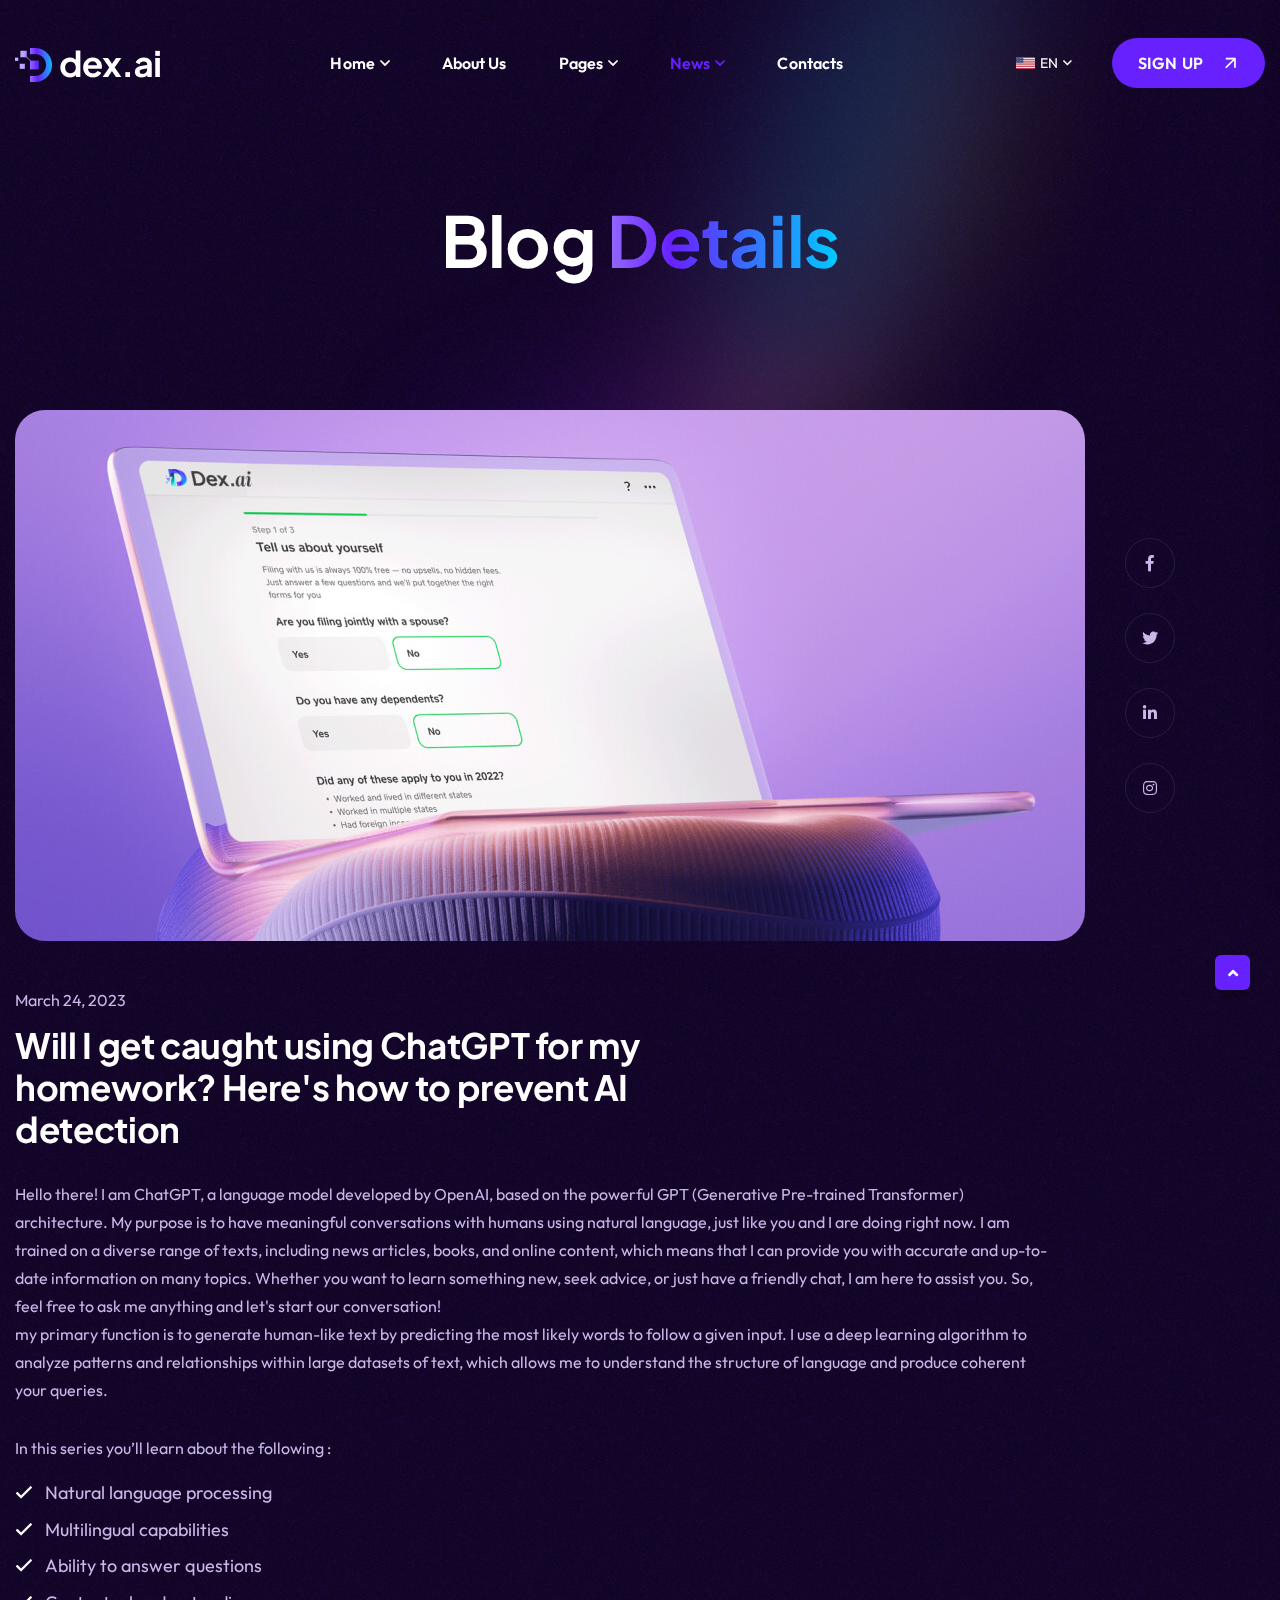
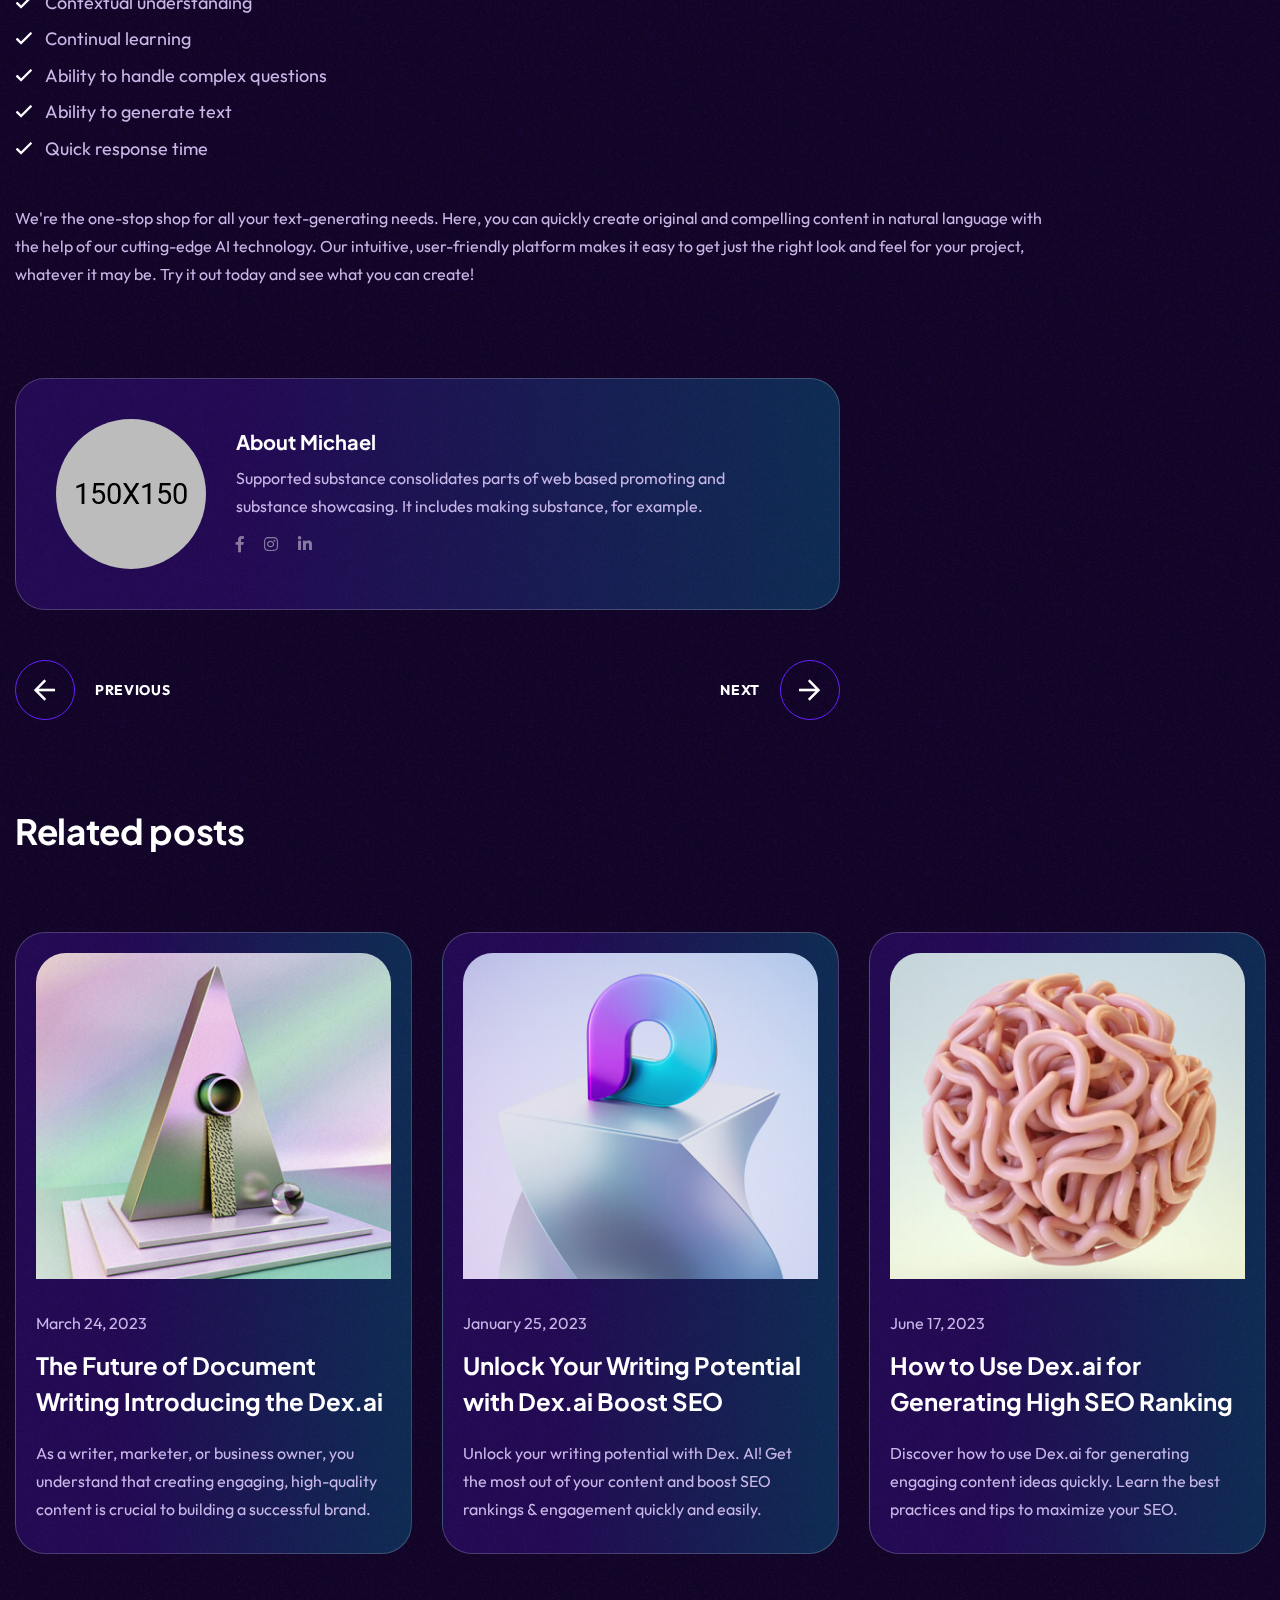
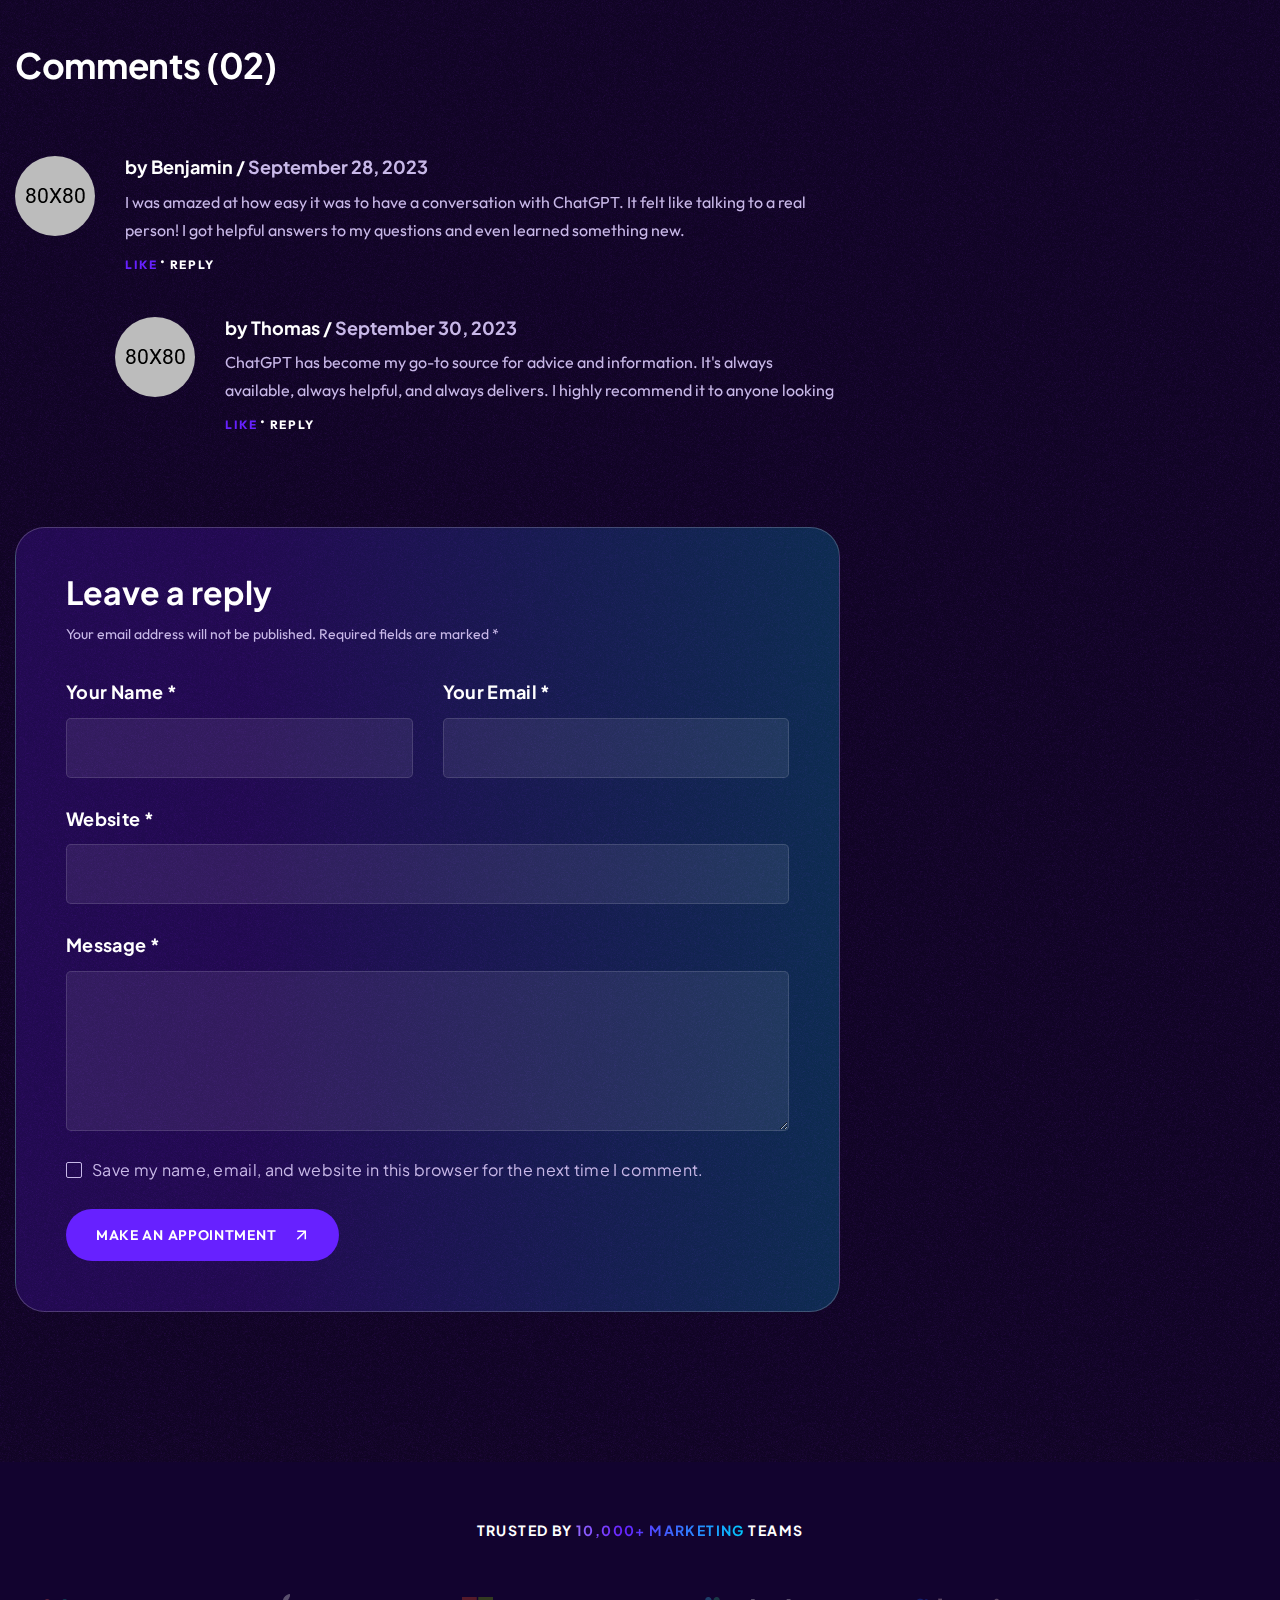
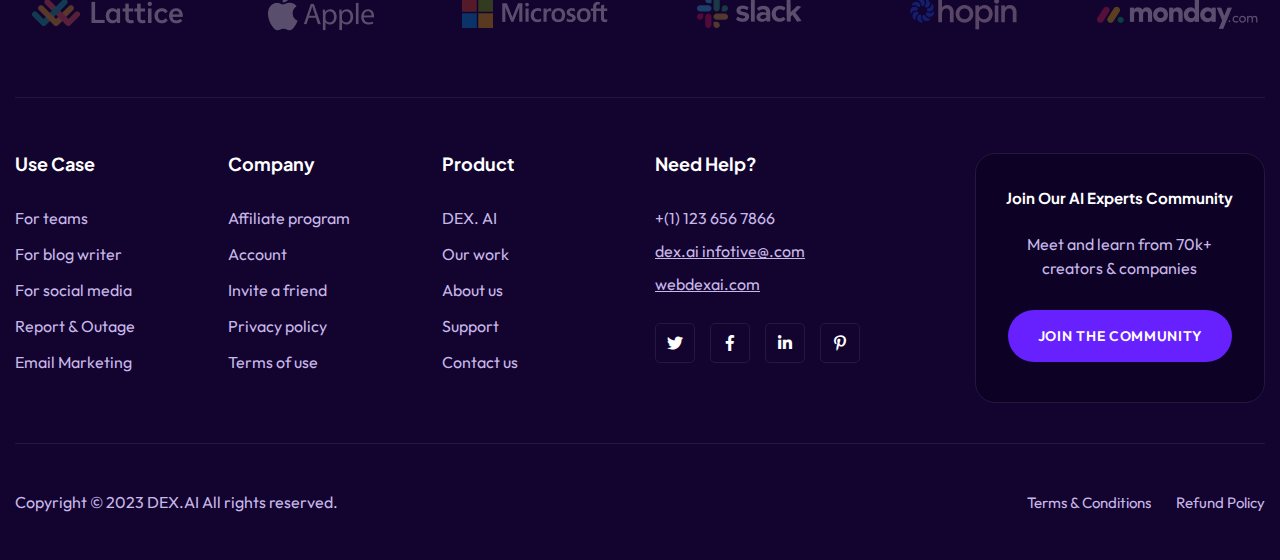
<file: blog-details.html>
<!doctype html>
<html class="no-js" lang="en">
    <head>
        <meta charset="utf-8">
        <meta http-equiv="x-ua-compatible" content="ie=edge">
        <title>Dex.AI - AI Writer & Tech Startup Landing Page Template</title>
        <meta name="description" content="Dex.AI - AI Writer & Tech Startup Landing Page Template">
        <meta name="viewport" content="width=device-width, initial-scale=1">

		<link rel="shortcut icon" type="image/x-icon" href="assets/img/favicon.png">
        <!-- Place favicon.ico in the root directory -->

        <!-- CSS here -->
        <link rel="stylesheet" href="assets/css/bootstrap.min.css">
        <link rel="stylesheet" href="assets/css/animate.min.css">
        <link rel="stylesheet" href="assets/css/magnific-popup.css">
        <link rel="stylesheet" href="assets/css/fontawesome-all.min.css">
        <link rel="stylesheet" href="assets/css/odometer.css">
        <link rel="stylesheet" href="assets/css/slick.css">
        <link rel="stylesheet" href="assets/css/select2.min.css">
        <link rel="stylesheet" href="assets/css/animatedheadline.css">
        <link rel="stylesheet" href="assets/css/aos.css">
        <link rel="stylesheet" href="assets/css/default.css">
        <link rel="stylesheet" href="assets/css/style.css">
        <link rel="stylesheet" href="assets/css/responsive.css">
    </head>
    <body>

        <!-- Preloader -->
        <div id="preloader">
            <div class="spinner">
                <div class="rect1"></div>
                <div class="rect2"></div>
                <div class="rect3"></div>
                <div class="rect4"></div>
                <div class="rect5"></div>
            </div>
        </div>
        <!-- Preloader -->

		<!-- Scroll-top -->
        <button class="scroll-top scroll-to-target" data-target="html">
            <i class="fas fa-angle-up"></i>
        </button>
        <!-- Scroll-top-end-->

        <!-- header-area -->
        <header>
            <div id="sticky-header" class="menu-area transparent-header">
                <div class="container custom-container">
                    <div class="row">
                        <div class="col-12">
                            <div class="mobile-nav-toggler"><i class="fas fa-bars"></i></div>
                            <div class="menu-wrap">
                                <nav class="menu-nav">
                                    <div class="logo">
                                        <a href="index.html"><img src="assets/img/logo/logo.png" alt="Logo"></a>
                                    </div>
                                    <div class="navbar-wrap main-menu d-none d-lg-flex">
                                        <ul class="navigation">
                                            <li class="menu-item-has-children tg-mega-menu-has-children"><a href="#">Home</a>
                                                <div class="tg-mega-menu-wrap black-bg">
                                                    <div class="row row-cols-1 row-cols-lg-4 row-cols-xl-4">
                                                        <div class="col">
                                                            <div class="mega-menu-item">
                                                                <div class="mega-menu-thumb">
                                                                    <a href="index.html"><img src="assets/img/images/home_img01.jpg" alt=""></a>
                                                                </div>
                                                                <div class="mega-menu-content">
                                                                    <h4 class="title"><a href="index.html">01: Ai Content Writer</a></h4>
                                                                </div>
                                                            </div>
                                                        </div>
                                                        <div class="col">
                                                            <div class="mega-menu-item">
                                                                <div class="mega-menu-thumb">
                                                                    <a href="index-2.html"><img src="assets/img/images/home_img02.jpg" alt=""></a>
                                                                </div>
                                                                <div class="mega-menu-content">
                                                                    <h4 class="title"><a href="index-2.html">02: Text to Video Ai</a></h4>
                                                                </div>
                                                            </div>
                                                        </div>
                                                        <div class="col">
                                                            <div class="mega-menu-item">
                                                                <div class="mega-menu-thumb">
                                                                    <a href="index-3.html"><img src="assets/img/images/home_img03.jpg" alt=""></a>
                                                                </div>
                                                                <div class="mega-menu-content">
                                                                    <h4 class="title"><a href="index-3.html">03:Text to Speech Ai</a></h4>
                                                                </div>
                                                            </div>
                                                        </div>
                                                        <div class="col">
                                                            <div class="mega-menu-item">
                                                                <div class="mega-menu-thumb">
                                                                    <img src="assets/img/images/coming_soon.jpg" alt="">
                                                                </div>
                                                                <div class="mega-menu-content">
                                                                    <h4 class="title">04: Coming Soon</h4>
                                                                </div>
                                                            </div>
                                                        </div>
                                                    </div>
                                                </div>
                                            </li>
                                            <li><a href="about.html">About Us</a></li>
                                            <li class="menu-item-has-children"><a href="#">Pages</a>
                                                <ul class="sub-menu">
                                                    <li><a href="work.html">How It Work</a></li>
                                                    <li><a href="faq.html">Faq Page</a></li>
                                                    <li><a href="help.html">Help Center</a></li>
                                                    <li><a href="job.html">Job Page</a></li>
                                                    <li><a href="job-details.html">Job Details</a></li>
                                                    <li><a href="login.html">Login Page</a></li>
                                                    <li><a href="error.html">404 Error Page</a></li>
                                                </ul>
                                            </li>
                                            <li class="active menu-item-has-children"><a href="#">News</a>
                                                <ul class="sub-menu">
                                                    <li><a href="blog.html">Our Blog</a></li>
                                                    <li class="active"><a href="blog-details.html">Blog Details</a></li>
                                                </ul>
                                            </li>
                                            <li><a href="contact.html">contacts</a></li>
                                        </ul>
                                    </div>
                                    <div class="header-action d-none d-md-block">
                                        <ul class="list-wrap">
                                            <li class="header-lang">
                                                <div class="dropdown">
                                                    <button class="dropdown-toggle" type="button" id="dropdownMenuButton1" data-bs-toggle="dropdown" aria-haspopup="true" aria-expanded="false">
                                                        <img src="assets/img/icon/united-states.jpg" alt="">EN
                                                    </button>
                                                    <div class="dropdown-menu" aria-labelledby="dropdownMenuButton1">
                                                        <a class="dropdown-item" href="index.html"><img src="assets/img/icon/russia.jpg" alt="">RUS</a>
                                                        <a class="dropdown-item" href="index.html"><img src="assets/img/icon/india.jpg" alt="">IND</a>
                                                        <a class="dropdown-item" href="index.html"><img src="assets/img/icon/bangladesh.jpg" alt="">BAN</a>
                                                    </div>
                                                </div>
                                            </li>
                                            <li class="header-btn"><a href="login.html" class="btn">sign up</a></li>
                                        </ul>
                                    </div>
                                </nav>
                            </div>

                            <!-- Mobile Menu  -->
                            <div class="mobile-menu">
                                <nav class="menu-box">
                                    <div class="close-btn"><i class="fas fa-times"></i></div>
                                    <div class="nav-logo">
                                        <a href="index.html"><img src="assets/img/logo/logo.png" alt="Logo"></a>
                                    </div>
                                    <div class="menu-outer">
                                        <!--Here Menu Will Come Automatically Via Javascript / Same Menu as in Header-->
                                    </div>
                                    <div class="social-links">
                                        <ul class="clearfix list-wrap">
                                            <li><a href="#"><i class="fab fa-facebook-f"></i></a></li>
                                            <li><a href="#"><i class="fab fa-twitter"></i></a></li>
                                            <li><a href="#"><i class="fab fa-instagram"></i></a></li>
                                            <li><a href="#"><i class="fab fa-linkedin-in"></i></a></li>
                                            <li><a href="#"><i class="fab fa-youtube"></i></a></li>
                                        </ul>
                                    </div>
                                </nav>
                            </div>
                            <div class="menu-backdrop"></div>
                            <!-- End Mobile Menu -->

                        </div>
                    </div>
                </div>
            </div>
        </header>
        <!-- header-area-end -->

        <!-- main-area -->
        <main class="main-content">
            <div class="noise-bg" data-background="assets/img/bg/noise_bg.png"></div>
            <div class="main-shape" data-background="assets/img/images/main_shape.png"></div>

            <!-- breadcrumb-area -->
            <section class="breadcrumb-area">
                <div class="container">
                    <div class="row">
                        <div class="col-12">
                            <div class="breadcrumb-content">
                                <h2 class="title">Blog <span>Details</span></h2>
                            </div>
                        </div>
                    </div>
                </div>
            </section>
            <!-- breadcrumb-area-end -->

            <!-- blog-details-area -->
            <section class="blog-details-area pb-150">
                <div class="container">
                    <div class="row">
                        <div class="col-lg-12">
                            <div class="blog-details-wrap">
                                <div class="blog-details-thumb">
                                    <img src="assets/img/blog/blog_details_img.jpg" alt="">
                                    <div class="blog-details-social">
                                        <ul class="list-wrap">
                                            <li><a href="#"><i class="fab fa-facebook-f"></i></a></li>
                                            <li><a href="#"><i class="fab fa-twitter"></i></a></li>
                                            <li><a href="#"><i class="fab fa-linkedin-in"></i></a></li>
                                            <li><a href="#"><i class="fab fa-instagram"></i></a></li>
                                        </ul>
                                    </div>
                                </div>
                                <div class="blog-details-content">
                                    <span class="date">March 24, 2023</span>
                                    <h2 class="title">Will I get caught using ChatGPT for my homework? Here's how to prevent AI detection</h2>
                                    <p class="info-one">Hello there! I am ChatGPT, a language model developed by OpenAI, based on the powerful GPT (Generative Pre-trained Transformer) architecture. My purpose is to have meaningful conversations with humans using natural language, just like you and I are doing right now. I am trained on a diverse range of texts, including news articles, books, and online content, which means that I can provide you with accurate and up-to-date information on many topics. Whether you want to learn something new, seek advice, or just have a friendly chat, I am here to assist you. So, feel free to ask me anything and let's start our conversation!</p>
                                    <p class="info-two">my primary function is to generate human-like text by predicting the most likely words to follow a given input. I use a deep learning algorithm to analyze patterns and relationships within large datasets of text, which allows me to understand the structure of language and produce coherent your queries.</p>
                                    <span class="list-title">In this series you’ll learn about the following :</span>
                                    <ul class="list-wrap">
                                        <li><i class="far fa-check"></i>Natural language processing</li>
                                        <li><i class="far fa-check"></i>Multilingual capabilities</li>
                                        <li><i class="far fa-check"></i>Ability to answer questions</li>
                                        <li><i class="far fa-check"></i>Contextual understanding</li>
                                        <li><i class="far fa-check"></i>Continual learning</li>
                                        <li><i class="far fa-check"></i>Ability to handle complex questions</li>
                                        <li><i class="far fa-check"></i>Ability to generate text</li>
                                        <li><i class="far fa-check"></i>Quick response time</li>
                                    </ul>
                                    <p class="info-three">We're the one-stop shop for all your text-generating needs. Here, you can quickly create original and compelling content in natural language with the help of our cutting-edge AI technology. Our intuitive, user-friendly platform makes it easy to get just the right look and feel for your project, whatever it may be. Try it out today and see what you can create!</p>
                                </div>
                            </div>
                            <div class="blog-avatar-wrap">
                                <div class="blog-post-avatar-img">
                                    <img src="assets/img/blog/avatar_img.png" alt="img">
                                </div>
                                <div class="blog-avatar-info">
                                    <h4 class="name">About Michael</h4>
                                    <p>Supported substance consolidates parts of web based promoting and substance showcasing. It includes making substance, for example.</p>
                                    <div class="avatar-social">
                                        <ul class="list-wrap">
                                            <li><a href="#"><i class="fab fa-facebook-f"></i></a></li>
                                            <li><a href="#"><i class="fab fa-instagram"></i></a></li>
                                            <li><a href="#"><i class="fab fa-linkedin-in"></i></a></li>
                                        </ul>
                                    </div>
                                </div>
                            </div>
                            <div class="blog-pev-next-wrap blog-details-pev-next">
                                <ul class="list-wrap">
                                    <li>
                                        <a href="blog.html"><i class="far fa-arrow-left"></i>Previous</a>
                                    </li>
                                    <li class="next-post">
                                        <a href="blog.html"><i class="far fa-arrow-right"></i>Next</a>
                                    </li>
                                </ul>
                            </div>
                            <div class="related-post-wrap">
                                <h2 class="title">Related posts</h2>
                                <div class="row related-post-active">
                                    <div class="col-lg-4">
                                        <div class="blog-grid-item">
                                            <div class="blog-grid-thumb">
                                                <a href="blog-details.html"><img src="assets/img/blog/blog_img02.jpg" alt=""></a>
                                            </div>
                                            <div class="blog-grid-content">
                                                <span class="date">March 24, 2023</span>
                                                <h2 class="title"><a href="blog-details.html">The Future of Document Writing Introducing the Dex.ai</a></h2>
                                                <p>As a writer, marketer, or business owner, you understand that creating engaging, high-quality content is crucial to building a successful brand.</p>
                                            </div>
                                        </div>
                                    </div>
                                    <div class="col-lg-4">
                                        <div class="blog-grid-item">
                                            <div class="blog-grid-thumb">
                                                <a href="blog-details.html"><img src="assets/img/blog/blog_img03.jpg" alt=""></a>
                                            </div>
                                            <div class="blog-grid-content">
                                                <span class="date">January 25, 2023</span>
                                                <h2 class="title"><a href="blog-details.html">Unlock Your Writing Potential with Dex.ai Boost SEO</a></h2>
                                                <p>Unlock your writing potential with Dex. AI! Get the most out of your content and boost SEO rankings & engagement quickly and easily.</p>
                                            </div>
                                        </div>
                                    </div>
                                    <div class="col-lg-4">
                                        <div class="blog-grid-item">
                                            <div class="blog-grid-thumb">
                                                <a href="blog-details.html"><img src="assets/img/blog/blog_img04.jpg" alt=""></a>
                                            </div>
                                            <div class="blog-grid-content">
                                                <span class="date">June 17, 2023</span>
                                                <h2 class="title"><a href="blog-details.html">How to Use Dex.ai for Generating High SEO Ranking</a></h2>
                                                <p>Discover how to use Dex.ai for generating engaging content ideas quickly. Learn the best practices and tips to maximize your SEO.</p>
                                            </div>
                                        </div>
                                    </div>
                                    <div class="col-lg-4">
                                        <div class="blog-grid-item">
                                            <div class="blog-grid-thumb">
                                                <a href="blog-details.html"><img src="assets/img/blog/blog_img05.jpg" alt=""></a>
                                            </div>
                                            <div class="blog-grid-content">
                                                <span class="date">August 31, 2023</span>
                                                <h2 class="title"><a href="blog-details.html">How to Generate Engaging Content Ideas Quickly with</a></h2>
                                                <p>Learn how to use Dex.ai and generate engaging content ideas quickly. Increase your SEO rankings and get more readers.</p>
                                            </div>
                                        </div>
                                    </div>
                                </div>
                            </div>
                            <div class="comments-wrap">
                                <h4 class="comments-wrap-title">Comments (02)</h4>
                                <div class="latest-comments">
                                    <ul class="list-wrap">
                                        <li>
                                            <div class="comments-box">
                                                <div class="comments-avatar">
                                                    <img src="assets/img/blog/comment_avatar01.png" alt="">
                                                </div>
                                                <div class="comments-text">
                                                    <div class="avatar-name">
                                                        <h6 class="name">
                                                            by Benjamin / <span class="date">September 28, 2023</span>
                                                        </h6>
                                                    </div>
                                                    <p>I was amazed at how easy it was to have a conversation with ChatGPT. It felt like talking to a real person! I got helpful answers to my questions and even learned something new.</p>
                                                    <ul class="list-wrap">
                                                        <li class="like"><a href="#">like</a></li>
                                                        <li class="reply"><a href="#">reply</a></li>
                                                    </ul>
                                                </div>
                                            </div>
                                            <ul class="list-wrap children">
                                                <li>
                                                    <div class="comments-box">
                                                        <div class="comments-avatar">
                                                            <img src="assets/img/blog/comment_avatar02.png" alt="">
                                                        </div>
                                                        <div class="comments-text">
                                                            <div class="avatar-name">
                                                                <h6 class="name">
                                                                    by Thomas / <span class="date">September 30, 2023</span>
                                                                </h6>
                                                            </div>
                                                            <p>ChatGPT has become my go-to source for advice and information. It's always available, always helpful, and always delivers. I highly recommend it to anyone looking</p>
                                                            <ul class="list-wrap">
                                                                <li class="like"><a href="#">like</a></li>
                                                                <li class="reply"><a href="#">reply</a></li>
                                                            </ul>
                                                        </div>
                                                    </div>
                                                </li>
                                            </ul>
                                        </li>
                                    </ul>
                                </div>
                            </div>
                            <div class="comment-respond">
                                <h3 class="comment-reply-title">Leave a reply</h3>
                                <span>Your email address will not be published. Required fields are marked *</span>
                                <form class="comment-form" action="#">
                                    <div class="row">
                                        <div class="col-md-6">
                                            <div class="form-grp">
                                                <label for="name">Your Name *</label>
                                                <input type="text" id="name">
                                            </div>
                                        </div>
                                        <div class="col-md-6">
                                            <div class="form-grp">
                                                <label for="email">Your Email *</label>
                                                <input type="email" id="email">
                                            </div>
                                        </div>
                                        <div class="col-md-12">
                                            <div class="form-grp">
                                                <label for="website">Website *</label>
                                                <input type="url" id="website">
                                            </div>
                                        </div>
                                    </div>
                                    <div class="form-grp">
                                        <label for="message">Message *</label>
                                        <textarea name="message" id="message"></textarea>
                                    </div>
                                    <div class="form-grp checkbox-grp">
                                        <input type="checkbox" id="checkbox" class="form-check-input">
                                        <label for="checkbox">Save my name, email, and website in this browser for the next time I comment.</label>
                                    </div>
                                    <button type="submit" class="btn">make an appointment</button>
                                </form>
                            </div>
                        </div>
                    </div>
                </div>
            </section>
            <!-- blog-details-area-end -->

        </main>
        <!-- main-area-end -->

        <!-- footer-area -->
        <footer>
            <div class="footer-area">
                <div class="container">

                    <!-- brand-area -->
                    <div class="brand-area">
                        <div class="brand-wrap">
                            <h6 class="title">Trusted by <span>10,000+ marketing</span> teams</h6>
                            <div class="row brand-active">
                                <div class="col">
                                    <div class="brand-item">
                                        <img src="assets/img/brand/brand_img01.png" alt="">
                                    </div>
                                </div>
                                <div class="col">
                                    <div class="brand-item">
                                        <img src="assets/img/brand/brand_img02.png" alt="">
                                    </div>
                                </div>
                                <div class="col">
                                    <div class="brand-item">
                                        <img src="assets/img/brand/brand_img03.png" alt="">
                                    </div>
                                </div>
                                <div class="col">
                                    <div class="brand-item">
                                        <img src="assets/img/brand/brand_img04.png" alt="">
                                    </div>
                                </div>
                                <div class="col">
                                    <div class="brand-item">
                                        <img src="assets/img/brand/brand_img05.png" alt="">
                                    </div>
                                </div>
                                <div class="col">
                                    <div class="brand-item">
                                        <img src="assets/img/brand/brand_img06.png" alt="">
                                    </div>
                                </div>
                            </div>
                        </div>
                    </div>
                    <!-- brand-area-end -->

                    <div class="footer-top">
                        <div class="row">
                            <div class="col-xl-2 col-lg-3 col-md-4 col-sm-6">
                                <div class="footer-widget">
                                    <h4 class="fw-title">Use Case</h4>
                                    <div class="footer-link">
                                        <ul class="list-wrap">
                                            <li><a href="contact.html">For teams</a></li>
                                            <li><a href="contact.html">For blog writer</a></li>
                                            <li><a href="contact.html">For social media</a></li>
                                            <li><a href="contact.html">Report & Outage</a></li>
                                            <li><a href="contact.html">Email Marketing</a></li>
                                        </ul>
                                    </div>
                                </div>
                            </div>
                            <div class="col-xl-2 col-lg-3 col-md-4 col-sm-6">
                                <div class="footer-widget">
                                    <h4 class="fw-title">company</h4>
                                    <div class="footer-link">
                                        <ul class="list-wrap">
                                            <li><a href="contact.html">Affiliate program</a></li>
                                            <li><a href="login.html">Account</a></li>
                                            <li><a href="contact.html">Invite a friend</a></li>
                                            <li><a href="contact.html">Privacy policy</a></li>
                                            <li><a href="contact.html">Terms of use</a></li>
                                        </ul>
                                    </div>
                                </div>
                            </div>
                            <div class="col-xl-2 col-lg-3 col-md-4 col-sm-6">
                                <div class="footer-widget">
                                    <h4 class="fw-title">Product</h4>
                                    <div class="footer-link">
                                        <ul class="list-wrap">
                                            <li><a href="index.html">DEX. AI</a></li>
                                            <li><a href="work.html">Our work</a></li>
                                            <li><a href="about.html">About us</a></li>
                                            <li><a href="help.html">Support</a></li>
                                            <li><a href="contact.html">Contact us</a></li>
                                        </ul>
                                    </div>
                                </div>
                            </div>
                            <div class="col-xl-3 col-lg-3 col-md-6 col-sm-6">
                                <div class="footer-widget">
                                    <h4 class="fw-title">Need help?</h4>
                                    <div class="footer-contact">
                                        <a href="tel:0123456789" class="phone">+(1) 123 656 7866</a>
                                        <a href="mailto:dex.aiinfotive@.com" class="email">dex.ai infotive@.com</a>
                                        <a href="mailto:dex.aiinfotive@.com" class="email">webdexai.com</a>
                                    </div>
                                    <div class="footer-social">
                                        <ul class="list-wrap">
                                            <li><a href="#"><i class="fab fa-twitter"></i></a></li>
                                            <li><a href="#"><i class="fab fa-facebook-f"></i></a></li>
                                            <li><a href="#"><i class="fab fa-linkedin-in"></i></a></li>
                                            <li><a href="#"><i class="fab fa-pinterest-p"></i></a></li>
                                        </ul>
                                    </div>
                                </div>
                            </div>
                            <div class="col-xl-3 col-lg-4 col-md-6">
                                <div class="footer-widget">
                                    <div class="footer-newsletter">
                                        <h6 class="title">Join our AI experts community</h6>
                                        <p>Meet and learn from 70k+ creators & companies</p>
                                        <a href="contact.html" class="btn btn-two">join the community</a>
                                    </div>
                                </div>
                            </div>
                        </div>
                    </div>
                    <div class="footer-bottom">
                        <div class="row align-items-center">
                            <div class="col-lg-8">
                                <div class="copyright-text">
                                    <p>Copyright © 2023 DEX.AI All rights reserved.</p>
                                </div>
                            </div>
                            <div class="col-lg-4">
                                <div class="footer-menu">
                                    <ul class="list-wrap">
                                        <li><a href="contact.html">Terms & Conditions</a></li>
                                        <li><a href="contact.html">Refund Policy</a></li>
                                    </ul>
                                </div>
                            </div>
                        </div>
                    </div>
                </div>
            </div>
        </footer>
        <!-- footer-area-end -->



        <!-- JS here -->
        <script src="assets/js/vendor/jquery-3.6.0.min.js"></script>
        <script src="assets/js/bootstrap.min.js"></script>
        <script src="assets/js/imagesloaded.pkgd.min.js"></script>
        <script src="assets/js/jquery.magnific-popup.min.js"></script>
        <script src="assets/js/jquery.odometer.min.js"></script>
        <script src="assets/js/jquery.appear.js"></script>
        <script src="assets/js/gsap.js"></script>
        <script src="assets/js/ScrollTrigger.js"></script>
        <script src="assets/js/ScrollToPlugin.min.js"></script>
        <script src="assets/js/SplitText.js"></script>
        <script src="assets/js/gsap-animation.js"></script>
        <script src="assets/js/select2.min.js"></script>
        <script src="assets/js/slick.min.js"></script>
        <script src="assets/js/animatedheadline.min.js"></script>
        <script src="assets/js/aos.js"></script>
        <script src="assets/js/ajax-form.js"></script>
        <script src="assets/js/wow.min.js"></script>
        <script src="assets/js/main.js"></script>
    </body>
</html>
</file>
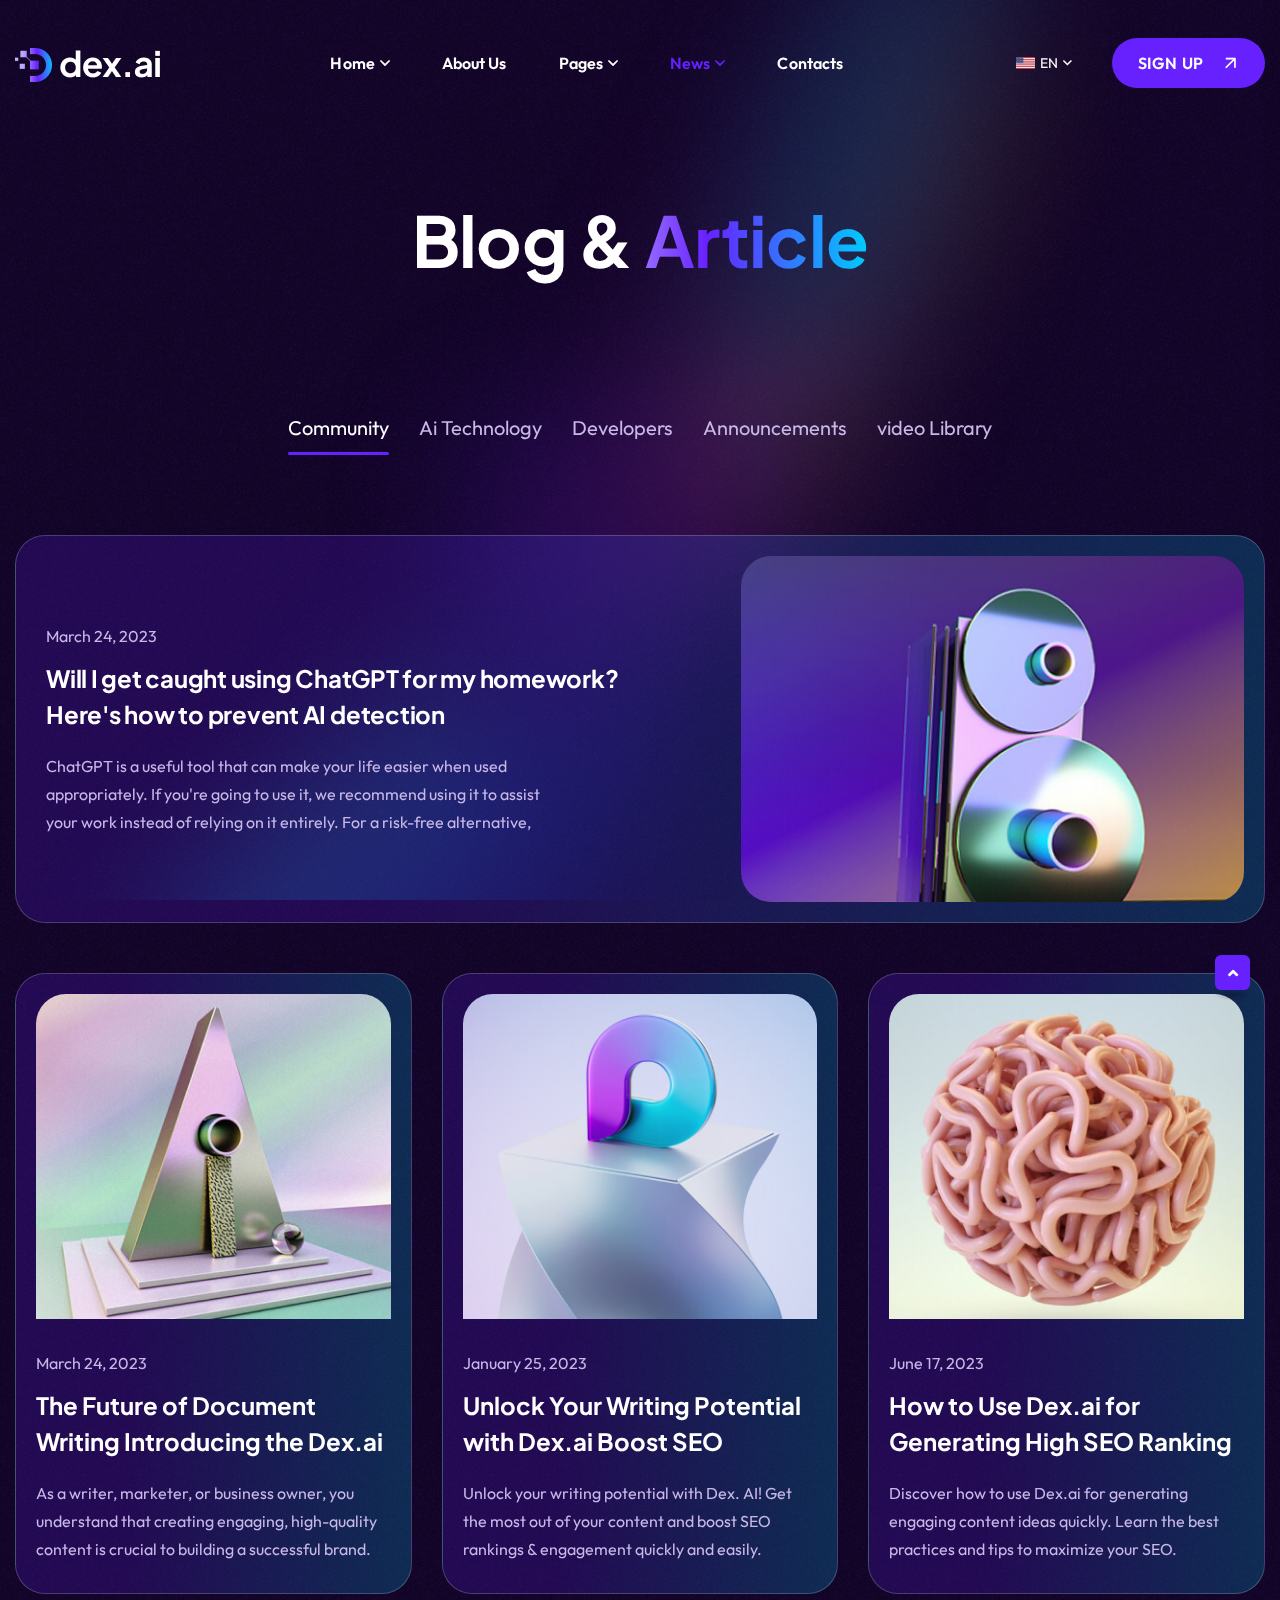
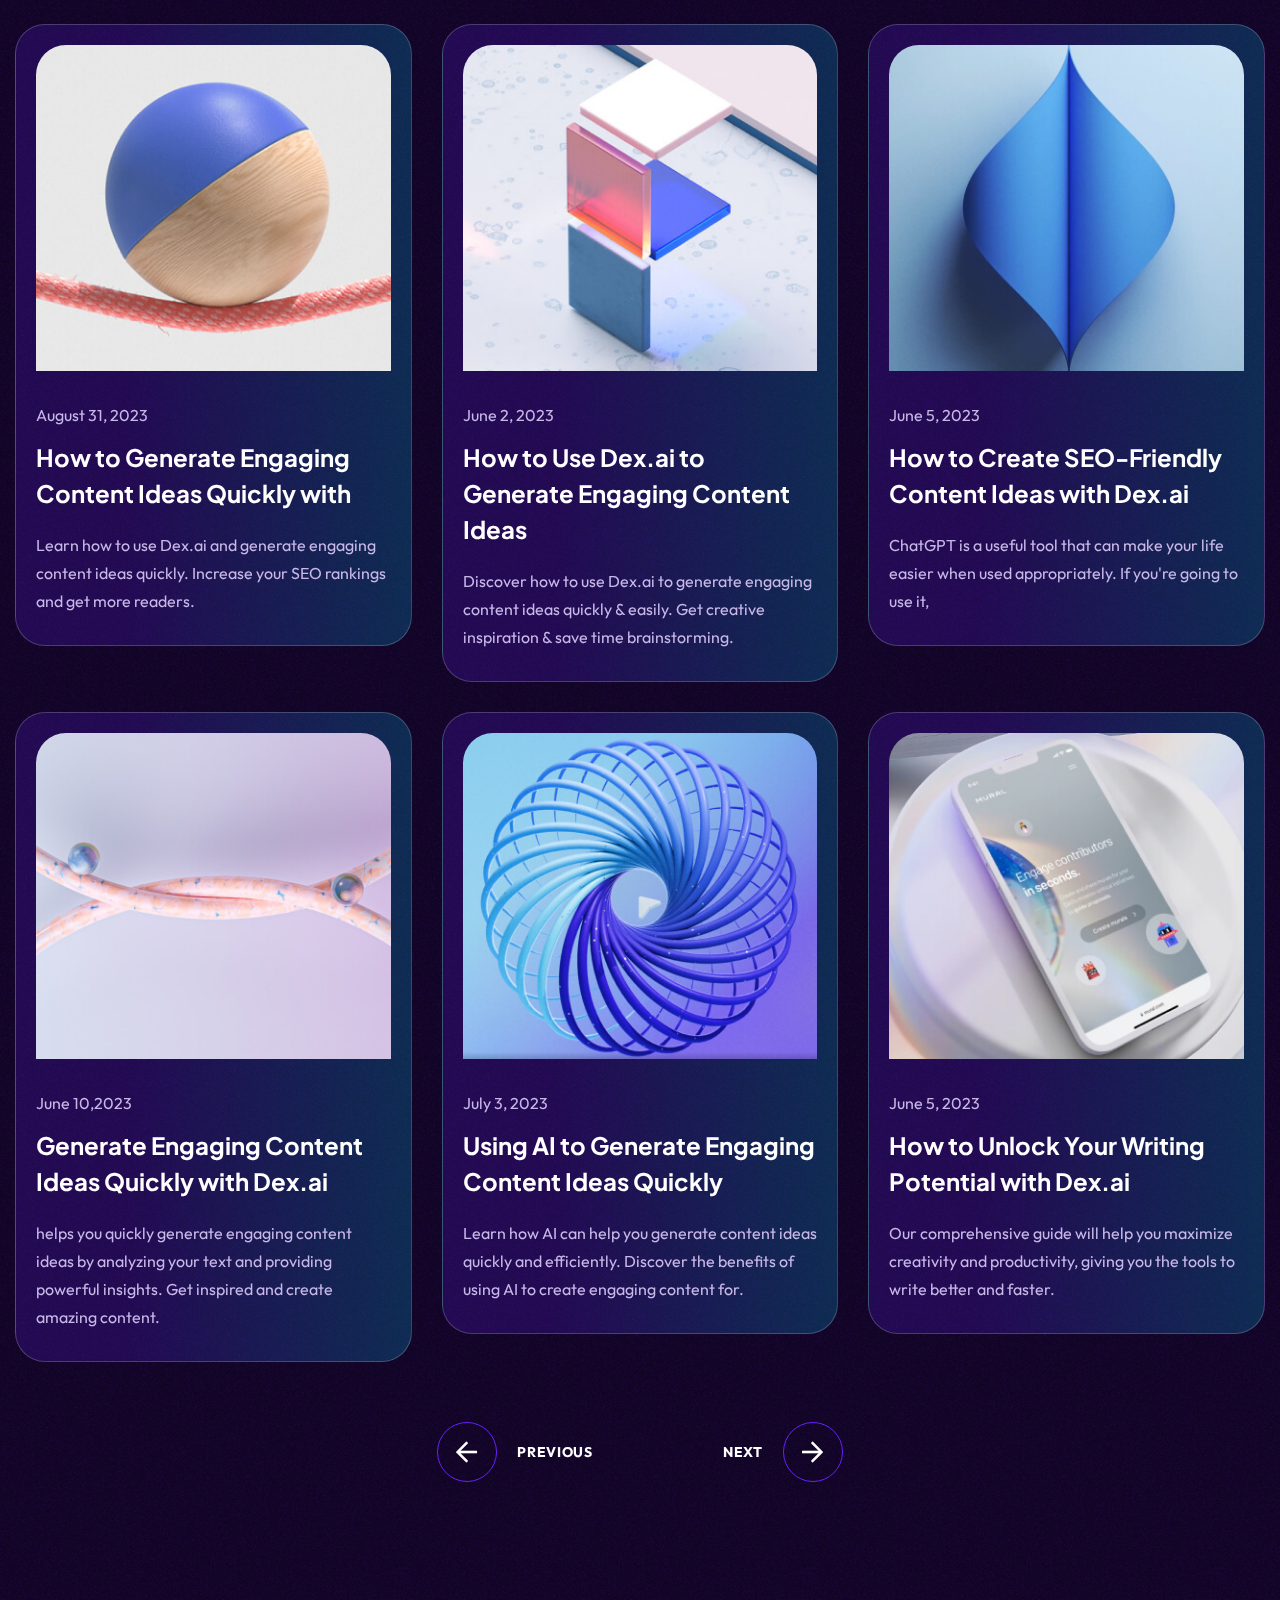
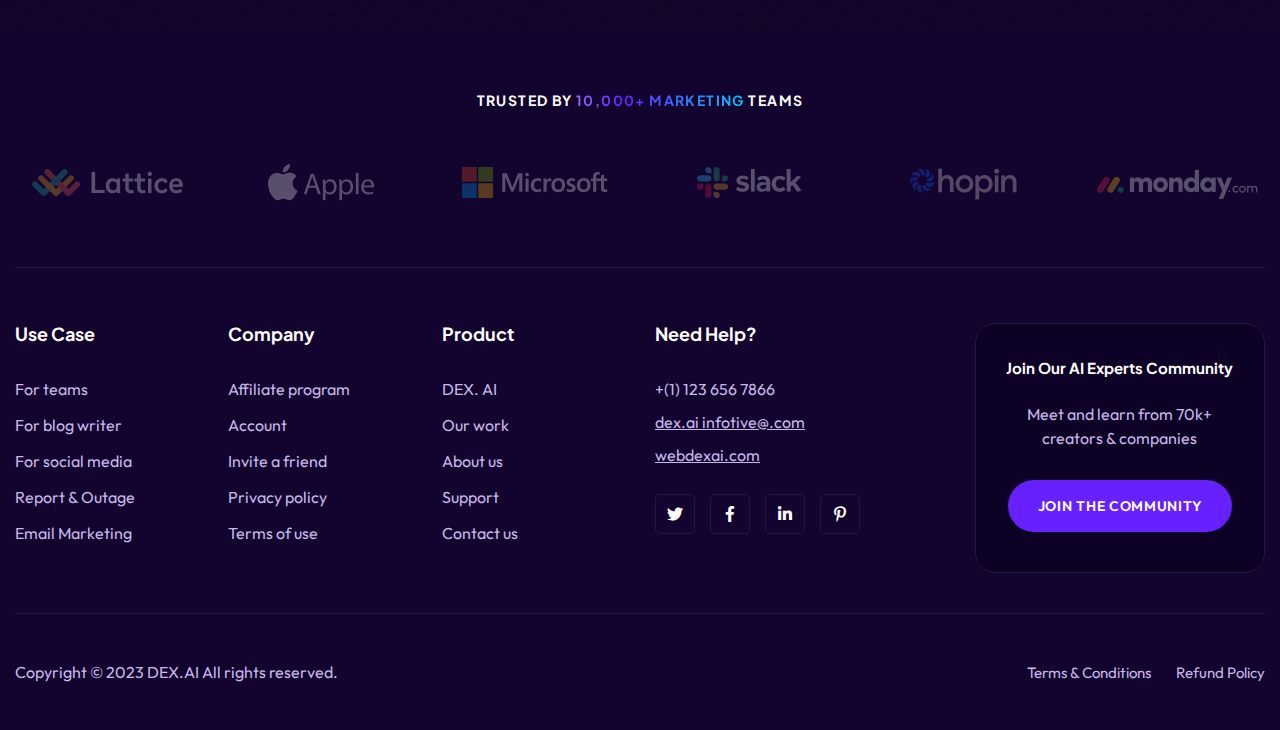
<file: blog.html>
<!doctype html>
<html class="no-js" lang="en">
    <head>
        <meta charset="utf-8">
        <meta http-equiv="x-ua-compatible" content="ie=edge">
        <title>Dex.AI - AI Writer & Tech Startup Landing Page Template</title>
        <meta name="description" content="Dex.AI - AI Writer & Tech Startup Landing Page Template">
        <meta name="viewport" content="width=device-width, initial-scale=1">

		<link rel="shortcut icon" type="image/x-icon" href="assets/img/favicon.png">
        <!-- Place favicon.ico in the root directory -->

        <!-- CSS here -->
        <link rel="stylesheet" href="assets/css/bootstrap.min.css">
        <link rel="stylesheet" href="assets/css/animate.min.css">
        <link rel="stylesheet" href="assets/css/magnific-popup.css">
        <link rel="stylesheet" href="assets/css/fontawesome-all.min.css">
        <link rel="stylesheet" href="assets/css/odometer.css">
        <link rel="stylesheet" href="assets/css/slick.css">
        <link rel="stylesheet" href="assets/css/select2.min.css">
        <link rel="stylesheet" href="assets/css/animatedheadline.css">
        <link rel="stylesheet" href="assets/css/aos.css">
        <link rel="stylesheet" href="assets/css/default.css">
        <link rel="stylesheet" href="assets/css/style.css">
        <link rel="stylesheet" href="assets/css/responsive.css">
    </head>
    <body>

        <!-- Preloader -->
        <div id="preloader">
            <div class="spinner">
                <div class="rect1"></div>
                <div class="rect2"></div>
                <div class="rect3"></div>
                <div class="rect4"></div>
                <div class="rect5"></div>
            </div>
        </div>
        <!-- Preloader -->

		<!-- Scroll-top -->
        <button class="scroll-top scroll-to-target" data-target="html">
            <i class="fas fa-angle-up"></i>
        </button>
        <!-- Scroll-top-end-->

        <!-- header-area -->
        <header>
            <div id="sticky-header" class="menu-area transparent-header">
                <div class="container custom-container">
                    <div class="row">
                        <div class="col-12">
                            <div class="mobile-nav-toggler"><i class="fas fa-bars"></i></div>
                            <div class="menu-wrap">
                                <nav class="menu-nav">
                                    <div class="logo">
                                        <a href="index.html"><img src="assets/img/logo/logo.png" alt="Logo"></a>
                                    </div>
                                    <div class="navbar-wrap main-menu d-none d-lg-flex">
                                        <ul class="navigation">
                                            <li class="menu-item-has-children tg-mega-menu-has-children"><a href="#">Home</a>
                                                <div class="tg-mega-menu-wrap black-bg">
                                                    <div class="row row-cols-1 row-cols-lg-4 row-cols-xl-4">
                                                        <div class="col">
                                                            <div class="mega-menu-item">
                                                                <div class="mega-menu-thumb">
                                                                    <a href="index.html"><img src="assets/img/images/home_img01.jpg" alt=""></a>
                                                                </div>
                                                                <div class="mega-menu-content">
                                                                    <h4 class="title"><a href="index.html">01: Ai Content Writer</a></h4>
                                                                </div>
                                                            </div>
                                                        </div>
                                                        <div class="col">
                                                            <div class="mega-menu-item">
                                                                <div class="mega-menu-thumb">
                                                                    <a href="index-2.html"><img src="assets/img/images/home_img02.jpg" alt=""></a>
                                                                </div>
                                                                <div class="mega-menu-content">
                                                                    <h4 class="title"><a href="index-2.html">02: Text to Video Ai</a></h4>
                                                                </div>
                                                            </div>
                                                        </div>
                                                        <div class="col">
                                                            <div class="mega-menu-item">
                                                                <div class="mega-menu-thumb">
                                                                    <a href="index-3.html"><img src="assets/img/images/home_img03.jpg" alt=""></a>
                                                                </div>
                                                                <div class="mega-menu-content">
                                                                    <h4 class="title"><a href="index-3.html">03:Text to Speech Ai</a></h4>
                                                                </div>
                                                            </div>
                                                        </div>
                                                        <div class="col">
                                                            <div class="mega-menu-item">
                                                                <div class="mega-menu-thumb">
                                                                    <img src="assets/img/images/coming_soon.jpg" alt="">
                                                                </div>
                                                                <div class="mega-menu-content">
                                                                    <h4 class="title">04: Coming Soon</h4>
                                                                </div>
                                                            </div>
                                                        </div>
                                                    </div>
                                                </div>
                                            </li>
                                            <li><a href="about.html">About Us</a></li>
                                            <li class="menu-item-has-children"><a href="#">Pages</a>
                                                <ul class="sub-menu">
                                                    <li><a href="work.html">How It Work</a></li>
                                                    <li><a href="faq.html">Faq Page</a></li>
                                                    <li><a href="help.html">Help Center</a></li>
                                                    <li><a href="job.html">Job Page</a></li>
                                                    <li><a href="job-details.html">Job Details</a></li>
                                                    <li><a href="login.html">Login Page</a></li>
                                                    <li><a href="error.html">404 Error Page</a></li>
                                                </ul>
                                            </li>
                                            <li class="active menu-item-has-children"><a href="#">News</a>
                                                <ul class="sub-menu">
                                                    <li class="active"><a href="blog.html">Our Blog</a></li>
                                                    <li><a href="blog-details.html">Blog Details</a></li>
                                                </ul>
                                            </li>
                                            <li><a href="contact.html">contacts</a></li>
                                        </ul>
                                    </div>
                                    <div class="header-action d-none d-md-block">
                                        <ul class="list-wrap">
                                            <li class="header-lang">
                                                <div class="dropdown">
                                                    <button class="dropdown-toggle" type="button" id="dropdownMenuButton1" data-bs-toggle="dropdown" aria-haspopup="true" aria-expanded="false">
                                                        <img src="assets/img/icon/united-states.jpg" alt="">EN
                                                    </button>
                                                    <div class="dropdown-menu" aria-labelledby="dropdownMenuButton1">
                                                        <a class="dropdown-item" href="index.html"><img src="assets/img/icon/russia.jpg" alt="">RUS</a>
                                                        <a class="dropdown-item" href="index.html"><img src="assets/img/icon/india.jpg" alt="">IND</a>
                                                        <a class="dropdown-item" href="index.html"><img src="assets/img/icon/bangladesh.jpg" alt="">BAN</a>
                                                    </div>
                                                </div>
                                            </li>
                                            <li class="header-btn"><a href="login.html" class="btn">sign up</a></li>
                                        </ul>
                                    </div>
                                </nav>
                            </div>

                            <!-- Mobile Menu  -->
                            <div class="mobile-menu">
                                <nav class="menu-box">
                                    <div class="close-btn"><i class="fas fa-times"></i></div>
                                    <div class="nav-logo">
                                        <a href="index.html"><img src="assets/img/logo/logo.png" alt="Logo"></a>
                                    </div>
                                    <div class="menu-outer">
                                        <!--Here Menu Will Come Automatically Via Javascript / Same Menu as in Header-->
                                    </div>
                                    <div class="social-links">
                                        <ul class="clearfix list-wrap">
                                            <li><a href="#"><i class="fab fa-facebook-f"></i></a></li>
                                            <li><a href="#"><i class="fab fa-twitter"></i></a></li>
                                            <li><a href="#"><i class="fab fa-instagram"></i></a></li>
                                            <li><a href="#"><i class="fab fa-linkedin-in"></i></a></li>
                                            <li><a href="#"><i class="fab fa-youtube"></i></a></li>
                                        </ul>
                                    </div>
                                </nav>
                            </div>
                            <div class="menu-backdrop"></div>
                            <!-- End Mobile Menu -->

                        </div>
                    </div>
                </div>
            </div>
        </header>
        <!-- header-area-end -->

        <!-- main-area -->
        <main class="main-content">
            <div class="noise-bg" data-background="assets/img/bg/noise_bg.png"></div>
            <div class="main-shape" data-background="assets/img/images/main_shape.png"></div>

            <!-- breadcrumb-area -->
            <section class="breadcrumb-area">
                <div class="container">
                    <div class="row">
                        <div class="col-12">
                            <div class="breadcrumb-content">
                                <h2 class="title">Blog & <span>Article</span></h2>
                            </div>
                        </div>
                    </div>
                </div>
            </section>
            <!-- breadcrumb-area-end -->

            <!-- blog-area -->
            <section class="blog-area pb-150">
                <div class="container">
                    <div class="row">
                        <div class="col-lg-12">
                            <div class="blog-tav-wrap">
                                <ul class="nav nav-tabs" id="myTab" role="tablist">
                                    <li class="nav-item" role="presentation">
                                        <button class="nav-link active" id="community-tab" data-bs-toggle="tab" data-bs-target="#community-tab-pane" type="button"  role="tab" aria-controls="community-tab-pane" aria-selected="true">Community</button>
                                    </li>
                                    <li class="nav-item" role="presentation">
                                        <button class="nav-link" id="technology-tab" data-bs-toggle="tab" data-bs-target="#technology-tab-pane" type="button" role="tab" aria-controls="technology-tab-pane" aria-selected="false">Ai Technology</button>
                                    </li>
                                    <li class="nav-item" role="presentation">
                                        <button class="nav-link" id="developers-tab" data-bs-toggle="tab" data-bs-target="#developers-tab-pane" type="button" role="tab" aria-controls="developers-tab-pane" aria-selected="false">Developers</button>
                                    </li>
                                    <li class="nav-item" role="presentation">
                                        <button class="nav-link" id="announcements-tab" data-bs-toggle="tab" data-bs-target="#announcements-tab-pane" type="button" role="tab" aria-controls="announcements-tab-pane" aria-selected="false">Announcements</button>
                                    </li>
                                    <li class="nav-item" role="presentation">
                                        <button class="nav-link" id="video-tab" data-bs-toggle="tab" data-bs-target="#video-tab-pane" type="button" role="tab" aria-controls="video-tab-pane" aria-selected="false">video Library</button>
                                    </li>
                                </ul>
                                <div class="tab-content" id="myTabContent">
                                    <div class="tab-pane fade show active" id="community-tab-pane" role="tabpanel" aria-labelledby="community-tab" tabindex="0">
                                        <div class="blog-item-wrap">
                                            <div class="row justify-content-center">
                                                <div class="col-12">
                                                    <div class="blog-item">
                                                        <div class="blog-content">
                                                            <span class="date">March 24, 2023</span>
                                                            <h2 class="title"><a href="blog-details.html">Will I get caught using ChatGPT for my homework? Here's how to prevent AI detection</a></h2>
                                                            <p>ChatGPT is a useful tool that can make your life easier when used appropriately. If you're going to use it, we recommend using it to assist your work instead of relying on it entirely. For a risk-free alternative, </p>
                                                        </div>
                                                        <div class="blog-img">
                                                            <a href="blog-details.html"><img src="assets/img/blog/blog_img01.jpg" alt=""></a>
                                                        </div>
                                                    </div>
                                                </div>
                                                <div class="col-lg-4 col-md-6 col-sm-10">
                                                    <div class="blog-grid-item">
                                                        <div class="blog-grid-thumb">
                                                            <a href="blog-details.html"><img src="assets/img/blog/blog_img02.jpg" alt=""></a>
                                                        </div>
                                                        <div class="blog-grid-content">
                                                            <span class="date">March 24, 2023</span>
                                                            <h2 class="title"><a href="blog-details.html">The Future of Document Writing Introducing the Dex.ai</a></h2>
                                                            <p>As a writer, marketer, or business owner, you understand that creating engaging, high-quality content is crucial to building a successful brand.</p>
                                                        </div>
                                                    </div>
                                                </div>
                                                <div class="col-lg-4 col-md-6 col-sm-10">
                                                    <div class="blog-grid-item">
                                                        <div class="blog-grid-thumb">
                                                            <a href="blog-details.html"><img src="assets/img/blog/blog_img03.jpg" alt=""></a>
                                                        </div>
                                                        <div class="blog-grid-content">
                                                            <span class="date">January 25, 2023</span>
                                                            <h2 class="title"><a href="blog-details.html">Unlock Your Writing Potential with Dex.ai Boost SEO</a></h2>
                                                            <p>Unlock your writing potential with Dex. AI! Get the most out of your content and boost SEO rankings & engagement quickly and easily.</p>
                                                        </div>
                                                    </div>
                                                </div>
                                                <div class="col-lg-4 col-md-6 col-sm-10">
                                                    <div class="blog-grid-item">
                                                        <div class="blog-grid-thumb">
                                                            <a href="blog-details.html"><img src="assets/img/blog/blog_img04.jpg" alt=""></a>
                                                        </div>
                                                        <div class="blog-grid-content">
                                                            <span class="date">June 17, 2023</span>
                                                            <h2 class="title"><a href="blog-details.html">How to Use Dex.ai for Generating High SEO Ranking</a></h2>
                                                            <p>Discover how to use Dex.ai for generating engaging content ideas quickly. Learn the best practices and tips to maximize your SEO.</p>
                                                        </div>
                                                    </div>
                                                </div>
                                                <div class="col-lg-4 col-md-6 col-sm-10">
                                                    <div class="blog-grid-item">
                                                        <div class="blog-grid-thumb">
                                                            <a href="blog-details.html"><img src="assets/img/blog/blog_img05.jpg" alt=""></a>
                                                        </div>
                                                        <div class="blog-grid-content">
                                                            <span class="date">August 31, 2023</span>
                                                            <h2 class="title"><a href="blog-details.html">How to Generate Engaging Content Ideas Quickly with</a></h2>
                                                            <p>Learn how to use Dex.ai and generate engaging content ideas quickly. Increase your SEO rankings and get more readers.</p>
                                                        </div>
                                                    </div>
                                                </div>
                                                <div class="col-lg-4 col-md-6 col-sm-10">
                                                    <div class="blog-grid-item">
                                                        <div class="blog-grid-thumb">
                                                            <a href="blog-details.html"><img src="assets/img/blog/blog_img06.jpg" alt=""></a>
                                                        </div>
                                                        <div class="blog-grid-content">
                                                            <span class="date">June 2, 2023</span>
                                                            <h2 class="title"><a href="blog-details.html">How to Use Dex.ai to Generate Engaging Content Ideas</a></h2>
                                                            <p>Discover how to use Dex.ai to generate engaging content ideas quickly & easily. Get creative inspiration & save time brainstorming.</p>
                                                        </div>
                                                    </div>
                                                </div>
                                                <div class="col-lg-4 col-md-6 col-sm-10">
                                                    <div class="blog-grid-item">
                                                        <div class="blog-grid-thumb">
                                                            <a href="blog-details.html"><img src="assets/img/blog/blog_img07.jpg" alt=""></a>
                                                        </div>
                                                        <div class="blog-grid-content">
                                                            <span class="date">June 5, 2023</span>
                                                            <h2 class="title"><a href="blog-details.html">How to Create SEO-Friendly Content Ideas with Dex.ai</a></h2>
                                                            <p>ChatGPT is a useful tool that can make your life easier when used appropriately. If you're going to use it,</p>
                                                        </div>
                                                    </div>
                                                </div>
                                                <div class="col-lg-4 col-md-6 col-sm-10">
                                                    <div class="blog-grid-item">
                                                        <div class="blog-grid-thumb">
                                                            <a href="blog-details.html"><img src="assets/img/blog/blog_img08.jpg" alt=""></a>
                                                        </div>
                                                        <div class="blog-grid-content">
                                                            <span class="date">June 10,2023</span>
                                                            <h2 class="title"><a href="blog-details.html">Generate Engaging Content Ideas Quickly with Dex.ai</a></h2>
                                                            <p>helps you quickly generate engaging content ideas by analyzing your text and providing powerful insights. Get inspired and create amazing content.</p>
                                                        </div>
                                                    </div>
                                                </div>
                                                <div class="col-lg-4 col-md-6 col-sm-10">
                                                    <div class="blog-grid-item">
                                                        <div class="blog-grid-thumb">
                                                            <a href="blog-details.html"><img src="assets/img/blog/blog_img09.jpg" alt=""></a>
                                                        </div>
                                                        <div class="blog-grid-content">
                                                            <span class="date">July 3, 2023</span>
                                                            <h2 class="title"><a href="blog-details.html">Using AI to Generate Engaging Content Ideas Quickly</a></h2>
                                                            <p>Learn how AI can help you generate content ideas quickly and efficiently. Discover the benefits of using AI to create engaging content for.</p>
                                                        </div>
                                                    </div>
                                                </div>
                                                <div class="col-lg-4 col-md-6 col-sm-10">
                                                    <div class="blog-grid-item">
                                                        <div class="blog-grid-thumb">
                                                            <a href="blog-details.html"><img src="assets/img/blog/blog_img10.jpg" alt=""></a>
                                                        </div>
                                                        <div class="blog-grid-content">
                                                            <span class="date">June 5, 2023</span>
                                                            <h2 class="title"><a href="blog-details.html">How to Unlock Your Writing Potential with Dex.ai</a></h2>
                                                            <p>Our comprehensive guide will help you maximize creativity and productivity, giving you the tools to write better and faster.</p>
                                                        </div>
                                                    </div>
                                                </div>
                                            </div>
                                            <div class="blog-pev-next-wrap">
                                                <ul class="list-wrap">
                                                    <li>
                                                        <a href="blog.html"><i class="far fa-arrow-left"></i>Previous</a>
                                                    </li>
                                                    <li class="next-post">
                                                        <a href="blog.html"><i class="far fa-arrow-right"></i>Next</a>
                                                    </li>
                                                </ul>
                                            </div>
                                        </div>
                                    </div>
                                    <div class="tab-pane fade" id="technology-tab-pane" role="tabpanel" aria-labelledby="technology-tab" tabindex="0">
                                        <div class="blog-item-wrap">
                                            <div class="row justify-content-center">
                                                <div class="col-12">
                                                    <div class="blog-item">
                                                        <div class="blog-content">
                                                            <span class="date">March 24, 2023</span>
                                                            <h2 class="title"><a href="blog-details.html">Will I get caught using ChatGPT for my homework? Here's how to prevent AI detection</a></h2>
                                                            <p>ChatGPT is a useful tool that can make your life easier when used appropriately. If you're going to use it, we recommend using it to assist your work instead of relying on it entirely. For a risk-free alternative, </p>
                                                        </div>
                                                        <div class="blog-img">
                                                            <a href="blog-details.html"><img src="assets/img/blog/blog_img01.jpg" alt=""></a>
                                                        </div>
                                                    </div>
                                                </div>
                                                <div class="col-lg-4 col-md-6 col-sm-10">
                                                    <div class="blog-grid-item">
                                                        <div class="blog-grid-thumb">
                                                            <a href="blog-details.html"><img src="assets/img/blog/blog_img02.jpg" alt=""></a>
                                                        </div>
                                                        <div class="blog-grid-content">
                                                            <span class="date">March 24, 2023</span>
                                                            <h2 class="title"><a href="blog-details.html">The Future of Document Writing Introducing the Dex.ai</a></h2>
                                                            <p>As a writer, marketer, or business owner, you understand that creating engaging, high-quality content is crucial to building a successful brand.</p>
                                                        </div>
                                                    </div>
                                                </div>
                                                <div class="col-lg-4 col-md-6 col-sm-10">
                                                    <div class="blog-grid-item">
                                                        <div class="blog-grid-thumb">
                                                            <a href="blog-details.html"><img src="assets/img/blog/blog_img03.jpg" alt=""></a>
                                                        </div>
                                                        <div class="blog-grid-content">
                                                            <span class="date">January 25, 2023</span>
                                                            <h2 class="title"><a href="blog-details.html">Unlock Your Writing Potential with Dex.ai Boost SEO</a></h2>
                                                            <p>Unlock your writing potential with Dex. AI! Get the most out of your content and boost SEO rankings & engagement quickly and easily.</p>
                                                        </div>
                                                    </div>
                                                </div>
                                                <div class="col-lg-4 col-md-6 col-sm-10">
                                                    <div class="blog-grid-item">
                                                        <div class="blog-grid-thumb">
                                                            <a href="blog-details.html"><img src="assets/img/blog/blog_img04.jpg" alt=""></a>
                                                        </div>
                                                        <div class="blog-grid-content">
                                                            <span class="date">June 17, 2023</span>
                                                            <h2 class="title"><a href="blog-details.html">How to Use Dex.ai for Generating High SEO Ranking</a></h2>
                                                            <p>Discover how to use Dex.ai for generating engaging content ideas quickly. Learn the best practices and tips to maximize your SEO.</p>
                                                        </div>
                                                    </div>
                                                </div>
                                                <div class="col-lg-4 col-md-6 col-sm-10">
                                                    <div class="blog-grid-item">
                                                        <div class="blog-grid-thumb">
                                                            <a href="blog-details.html"><img src="assets/img/blog/blog_img05.jpg" alt=""></a>
                                                        </div>
                                                        <div class="blog-grid-content">
                                                            <span class="date">August 31, 2023</span>
                                                            <h2 class="title"><a href="blog-details.html">How to Generate Engaging Content Ideas Quickly with</a></h2>
                                                            <p>Learn how to use Dex.ai and generate engaging content ideas quickly. Increase your SEO rankings and get more readers.</p>
                                                        </div>
                                                    </div>
                                                </div>
                                                <div class="col-lg-4 col-md-6 col-sm-10">
                                                    <div class="blog-grid-item">
                                                        <div class="blog-grid-thumb">
                                                            <a href="blog-details.html"><img src="assets/img/blog/blog_img06.jpg" alt=""></a>
                                                        </div>
                                                        <div class="blog-grid-content">
                                                            <span class="date">June 2, 2023</span>
                                                            <h2 class="title"><a href="blog-details.html">How to Use Dex.ai to Generate Engaging Content Ideas</a></h2>
                                                            <p>Discover how to use Dex.ai to generate engaging content ideas quickly & easily. Get creative inspiration & save time brainstorming.</p>
                                                        </div>
                                                    </div>
                                                </div>
                                                <div class="col-lg-4 col-md-6 col-sm-10">
                                                    <div class="blog-grid-item">
                                                        <div class="blog-grid-thumb">
                                                            <a href="blog-details.html"><img src="assets/img/blog/blog_img07.jpg" alt=""></a>
                                                        </div>
                                                        <div class="blog-grid-content">
                                                            <span class="date">June 5, 2023</span>
                                                            <h2 class="title"><a href="blog-details.html">How to Create SEO-Friendly Content Ideas with Dex.ai</a></h2>
                                                            <p>ChatGPT is a useful tool that can make your life easier when used appropriately. If you're going to use it,</p>
                                                        </div>
                                                    </div>
                                                </div>
                                                <div class="col-lg-4 col-md-6 col-sm-10">
                                                    <div class="blog-grid-item">
                                                        <div class="blog-grid-thumb">
                                                            <a href="blog-details.html"><img src="assets/img/blog/blog_img08.jpg" alt=""></a>
                                                        </div>
                                                        <div class="blog-grid-content">
                                                            <span class="date">June 10,2023</span>
                                                            <h2 class="title"><a href="blog-details.html">Generate Engaging Content Ideas Quickly with Dex.ai</a></h2>
                                                            <p>helps you quickly generate engaging content ideas by analyzing your text and providing powerful insights. Get inspired and create amazing content.</p>
                                                        </div>
                                                    </div>
                                                </div>
                                                <div class="col-lg-4 col-md-6 col-sm-10">
                                                    <div class="blog-grid-item">
                                                        <div class="blog-grid-thumb">
                                                            <a href="blog-details.html"><img src="assets/img/blog/blog_img09.jpg" alt=""></a>
                                                        </div>
                                                        <div class="blog-grid-content">
                                                            <span class="date">July 3, 2023</span>
                                                            <h2 class="title"><a href="blog-details.html">Using AI to Generate Engaging Content Ideas Quickly</a></h2>
                                                            <p>Learn how AI can help you generate content ideas quickly and efficiently. Discover the benefits of using AI to create engaging content for.</p>
                                                        </div>
                                                    </div>
                                                </div>
                                                <div class="col-lg-4 col-md-6 col-sm-10">
                                                    <div class="blog-grid-item">
                                                        <div class="blog-grid-thumb">
                                                            <a href="blog-details.html"><img src="assets/img/blog/blog_img10.jpg" alt=""></a>
                                                        </div>
                                                        <div class="blog-grid-content">
                                                            <span class="date">June 5, 2023</span>
                                                            <h2 class="title"><a href="blog-details.html">How to Unlock Your Writing Potential with Dex.ai</a></h2>
                                                            <p>Our comprehensive guide will help you maximize creativity and productivity, giving you the tools to write better and faster.</p>
                                                        </div>
                                                    </div>
                                                </div>
                                            </div>
                                            <div class="blog-pev-next-wrap">
                                                <ul class="list-wrap">
                                                    <li>
                                                        <a href="blog.html"><i class="far fa-arrow-left"></i>Previous</a>
                                                    </li>
                                                    <li class="next-post">
                                                        <a href="blog.html"><i class="far fa-arrow-right"></i>Next</a>
                                                    </li>
                                                </ul>
                                            </div>
                                        </div>
                                    </div>
                                    <div class="tab-pane fade" id="developers-tab-pane" role="tabpanel" aria-labelledby="developers-tab" tabindex="0">
                                        <div class="blog-item-wrap">
                                            <div class="row justify-content-center">
                                                <div class="col-12">
                                                    <div class="blog-item">
                                                        <div class="blog-content">
                                                            <span class="date">March 24, 2023</span>
                                                            <h2 class="title"><a href="blog-details.html">Will I get caught using ChatGPT for my homework? Here's how to prevent AI detection</a></h2>
                                                            <p>ChatGPT is a useful tool that can make your life easier when used appropriately. If you're going to use it, we recommend using it to assist your work instead of relying on it entirely. For a risk-free alternative, </p>
                                                        </div>
                                                        <div class="blog-img">
                                                            <a href="blog-details.html"><img src="assets/img/blog/blog_img01.jpg" alt=""></a>
                                                        </div>
                                                    </div>
                                                </div>
                                                <div class="col-lg-4 col-md-6 col-sm-10">
                                                    <div class="blog-grid-item">
                                                        <div class="blog-grid-thumb">
                                                            <a href="blog-details.html"><img src="assets/img/blog/blog_img02.jpg" alt=""></a>
                                                        </div>
                                                        <div class="blog-grid-content">
                                                            <span class="date">March 24, 2023</span>
                                                            <h2 class="title"><a href="blog-details.html">The Future of Document Writing Introducing the Dex.ai</a></h2>
                                                            <p>As a writer, marketer, or business owner, you understand that creating engaging, high-quality content is crucial to building a successful brand.</p>
                                                        </div>
                                                    </div>
                                                </div>
                                                <div class="col-lg-4 col-md-6 col-sm-10">
                                                    <div class="blog-grid-item">
                                                        <div class="blog-grid-thumb">
                                                            <a href="blog-details.html"><img src="assets/img/blog/blog_img03.jpg" alt=""></a>
                                                        </div>
                                                        <div class="blog-grid-content">
                                                            <span class="date">January 25, 2023</span>
                                                            <h2 class="title"><a href="blog-details.html">Unlock Your Writing Potential with Dex.ai Boost SEO</a></h2>
                                                            <p>Unlock your writing potential with Dex. AI! Get the most out of your content and boost SEO rankings & engagement quickly and easily.</p>
                                                        </div>
                                                    </div>
                                                </div>
                                                <div class="col-lg-4 col-md-6 col-sm-10">
                                                    <div class="blog-grid-item">
                                                        <div class="blog-grid-thumb">
                                                            <a href="blog-details.html"><img src="assets/img/blog/blog_img04.jpg" alt=""></a>
                                                        </div>
                                                        <div class="blog-grid-content">
                                                            <span class="date">June 17, 2023</span>
                                                            <h2 class="title"><a href="blog-details.html">How to Use Dex.ai for Generating High SEO Ranking</a></h2>
                                                            <p>Discover how to use Dex.ai for generating engaging content ideas quickly. Learn the best practices and tips to maximize your SEO.</p>
                                                        </div>
                                                    </div>
                                                </div>
                                                <div class="col-lg-4 col-md-6 col-sm-10">
                                                    <div class="blog-grid-item">
                                                        <div class="blog-grid-thumb">
                                                            <a href="blog-details.html"><img src="assets/img/blog/blog_img05.jpg" alt=""></a>
                                                        </div>
                                                        <div class="blog-grid-content">
                                                            <span class="date">August 31, 2023</span>
                                                            <h2 class="title"><a href="blog-details.html">How to Generate Engaging Content Ideas Quickly with</a></h2>
                                                            <p>Learn how to use Dex.ai and generate engaging content ideas quickly. Increase your SEO rankings and get more readers.</p>
                                                        </div>
                                                    </div>
                                                </div>
                                                <div class="col-lg-4 col-md-6 col-sm-10">
                                                    <div class="blog-grid-item">
                                                        <div class="blog-grid-thumb">
                                                            <a href="blog-details.html"><img src="assets/img/blog/blog_img06.jpg" alt=""></a>
                                                        </div>
                                                        <div class="blog-grid-content">
                                                            <span class="date">June 2, 2023</span>
                                                            <h2 class="title"><a href="blog-details.html">How to Use Dex.ai to Generate Engaging Content Ideas</a></h2>
                                                            <p>Discover how to use Dex.ai to generate engaging content ideas quickly & easily. Get creative inspiration & save time brainstorming.</p>
                                                        </div>
                                                    </div>
                                                </div>
                                                <div class="col-lg-4 col-md-6 col-sm-10">
                                                    <div class="blog-grid-item">
                                                        <div class="blog-grid-thumb">
                                                            <a href="blog-details.html"><img src="assets/img/blog/blog_img07.jpg" alt=""></a>
                                                        </div>
                                                        <div class="blog-grid-content">
                                                            <span class="date">June 5, 2023</span>
                                                            <h2 class="title"><a href="blog-details.html">How to Create SEO-Friendly Content Ideas with Dex.ai</a></h2>
                                                            <p>ChatGPT is a useful tool that can make your life easier when used appropriately. If you're going to use it,</p>
                                                        </div>
                                                    </div>
                                                </div>
                                                <div class="col-lg-4 col-md-6 col-sm-10">
                                                    <div class="blog-grid-item">
                                                        <div class="blog-grid-thumb">
                                                            <a href="blog-details.html"><img src="assets/img/blog/blog_img08.jpg" alt=""></a>
                                                        </div>
                                                        <div class="blog-grid-content">
                                                            <span class="date">June 10,2023</span>
                                                            <h2 class="title"><a href="blog-details.html">Generate Engaging Content Ideas Quickly with Dex.ai</a></h2>
                                                            <p>helps you quickly generate engaging content ideas by analyzing your text and providing powerful insights. Get inspired and create amazing content.</p>
                                                        </div>
                                                    </div>
                                                </div>
                                                <div class="col-lg-4 col-md-6 col-sm-10">
                                                    <div class="blog-grid-item">
                                                        <div class="blog-grid-thumb">
                                                            <a href="blog-details.html"><img src="assets/img/blog/blog_img09.jpg" alt=""></a>
                                                        </div>
                                                        <div class="blog-grid-content">
                                                            <span class="date">July 3, 2023</span>
                                                            <h2 class="title"><a href="blog-details.html">Using AI to Generate Engaging Content Ideas Quickly</a></h2>
                                                            <p>Learn how AI can help you generate content ideas quickly and efficiently. Discover the benefits of using AI to create engaging content for.</p>
                                                        </div>
                                                    </div>
                                                </div>
                                                <div class="col-lg-4 col-md-6 col-sm-10">
                                                    <div class="blog-grid-item">
                                                        <div class="blog-grid-thumb">
                                                            <a href="blog-details.html"><img src="assets/img/blog/blog_img10.jpg" alt=""></a>
                                                        </div>
                                                        <div class="blog-grid-content">
                                                            <span class="date">June 5, 2023</span>
                                                            <h2 class="title"><a href="blog-details.html">How to Unlock Your Writing Potential with Dex.ai</a></h2>
                                                            <p>Our comprehensive guide will help you maximize creativity and productivity, giving you the tools to write better and faster.</p>
                                                        </div>
                                                    </div>
                                                </div>
                                            </div>
                                            <div class="blog-pev-next-wrap">
                                                <ul class="list-wrap">
                                                    <li>
                                                        <a href="blog.html"><i class="far fa-arrow-left"></i>Previous</a>
                                                    </li>
                                                    <li class="next-post">
                                                        <a href="blog.html"><i class="far fa-arrow-right"></i>Next</a>
                                                    </li>
                                                </ul>
                                            </div>
                                        </div>
                                    </div>
                                    <div class="tab-pane fade" id="announcements-tab-pane" role="tabpanel" aria-labelledby="announcements-tab" tabindex="0">
                                        <div class="blog-item-wrap">
                                            <div class="row justify-content-center">
                                                <div class="col-12">
                                                    <div class="blog-item">
                                                        <div class="blog-content">
                                                            <span class="date">March 24, 2023</span>
                                                            <h2 class="title"><a href="blog-details.html">Will I get caught using ChatGPT for my homework? Here's how to prevent AI detection</a></h2>
                                                            <p>ChatGPT is a useful tool that can make your life easier when used appropriately. If you're going to use it, we recommend using it to assist your work instead of relying on it entirely. For a risk-free alternative, </p>
                                                        </div>
                                                        <div class="blog-img">
                                                            <a href="blog-details.html"><img src="assets/img/blog/blog_img01.jpg" alt=""></a>
                                                        </div>
                                                    </div>
                                                </div>
                                                <div class="col-lg-4 col-md-6 col-sm-10">
                                                    <div class="blog-grid-item">
                                                        <div class="blog-grid-thumb">
                                                            <a href="blog-details.html"><img src="assets/img/blog/blog_img02.jpg" alt=""></a>
                                                        </div>
                                                        <div class="blog-grid-content">
                                                            <span class="date">March 24, 2023</span>
                                                            <h2 class="title"><a href="blog-details.html">The Future of Document Writing Introducing the Dex.ai</a></h2>
                                                            <p>As a writer, marketer, or business owner, you understand that creating engaging, high-quality content is crucial to building a successful brand.</p>
                                                        </div>
                                                    </div>
                                                </div>
                                                <div class="col-lg-4 col-md-6 col-sm-10">
                                                    <div class="blog-grid-item">
                                                        <div class="blog-grid-thumb">
                                                            <a href="blog-details.html"><img src="assets/img/blog/blog_img03.jpg" alt=""></a>
                                                        </div>
                                                        <div class="blog-grid-content">
                                                            <span class="date">January 25, 2023</span>
                                                            <h2 class="title"><a href="blog-details.html">Unlock Your Writing Potential with Dex.ai Boost SEO</a></h2>
                                                            <p>Unlock your writing potential with Dex. AI! Get the most out of your content and boost SEO rankings & engagement quickly and easily.</p>
                                                        </div>
                                                    </div>
                                                </div>
                                                <div class="col-lg-4 col-md-6 col-sm-10">
                                                    <div class="blog-grid-item">
                                                        <div class="blog-grid-thumb">
                                                            <a href="blog-details.html"><img src="assets/img/blog/blog_img04.jpg" alt=""></a>
                                                        </div>
                                                        <div class="blog-grid-content">
                                                            <span class="date">June 17, 2023</span>
                                                            <h2 class="title"><a href="blog-details.html">How to Use Dex.ai for Generating High SEO Ranking</a></h2>
                                                            <p>Discover how to use Dex.ai for generating engaging content ideas quickly. Learn the best practices and tips to maximize your SEO.</p>
                                                        </div>
                                                    </div>
                                                </div>
                                                <div class="col-lg-4 col-md-6 col-sm-10">
                                                    <div class="blog-grid-item">
                                                        <div class="blog-grid-thumb">
                                                            <a href="blog-details.html"><img src="assets/img/blog/blog_img05.jpg" alt=""></a>
                                                        </div>
                                                        <div class="blog-grid-content">
                                                            <span class="date">August 31, 2023</span>
                                                            <h2 class="title"><a href="blog-details.html">How to Generate Engaging Content Ideas Quickly with</a></h2>
                                                            <p>Learn how to use Dex.ai and generate engaging content ideas quickly. Increase your SEO rankings and get more readers.</p>
                                                        </div>
                                                    </div>
                                                </div>
                                                <div class="col-lg-4 col-md-6 col-sm-10">
                                                    <div class="blog-grid-item">
                                                        <div class="blog-grid-thumb">
                                                            <a href="blog-details.html"><img src="assets/img/blog/blog_img06.jpg" alt=""></a>
                                                        </div>
                                                        <div class="blog-grid-content">
                                                            <span class="date">June 2, 2023</span>
                                                            <h2 class="title"><a href="blog-details.html">How to Use Dex.ai to Generate Engaging Content Ideas</a></h2>
                                                            <p>Discover how to use Dex.ai to generate engaging content ideas quickly & easily. Get creative inspiration & save time brainstorming.</p>
                                                        </div>
                                                    </div>
                                                </div>
                                                <div class="col-lg-4 col-md-6 col-sm-10">
                                                    <div class="blog-grid-item">
                                                        <div class="blog-grid-thumb">
                                                            <a href="blog-details.html"><img src="assets/img/blog/blog_img07.jpg" alt=""></a>
                                                        </div>
                                                        <div class="blog-grid-content">
                                                            <span class="date">June 5, 2023</span>
                                                            <h2 class="title"><a href="blog-details.html">How to Create SEO-Friendly Content Ideas with Dex.ai</a></h2>
                                                            <p>ChatGPT is a useful tool that can make your life easier when used appropriately. If you're going to use it,</p>
                                                        </div>
                                                    </div>
                                                </div>
                                                <div class="col-lg-4 col-md-6 col-sm-10">
                                                    <div class="blog-grid-item">
                                                        <div class="blog-grid-thumb">
                                                            <a href="blog-details.html"><img src="assets/img/blog/blog_img08.jpg" alt=""></a>
                                                        </div>
                                                        <div class="blog-grid-content">
                                                            <span class="date">June 10,2023</span>
                                                            <h2 class="title"><a href="blog-details.html">Generate Engaging Content Ideas Quickly with Dex.ai</a></h2>
                                                            <p>helps you quickly generate engaging content ideas by analyzing your text and providing powerful insights. Get inspired and create amazing content.</p>
                                                        </div>
                                                    </div>
                                                </div>
                                                <div class="col-lg-4 col-md-6 col-sm-10">
                                                    <div class="blog-grid-item">
                                                        <div class="blog-grid-thumb">
                                                            <a href="blog-details.html"><img src="assets/img/blog/blog_img09.jpg" alt=""></a>
                                                        </div>
                                                        <div class="blog-grid-content">
                                                            <span class="date">July 3, 2023</span>
                                                            <h2 class="title"><a href="blog-details.html">Using AI to Generate Engaging Content Ideas Quickly</a></h2>
                                                            <p>Learn how AI can help you generate content ideas quickly and efficiently. Discover the benefits of using AI to create engaging content for.</p>
                                                        </div>
                                                    </div>
                                                </div>
                                                <div class="col-lg-4 col-md-6 col-sm-10">
                                                    <div class="blog-grid-item">
                                                        <div class="blog-grid-thumb">
                                                            <a href="blog-details.html"><img src="assets/img/blog/blog_img10.jpg" alt=""></a>
                                                        </div>
                                                        <div class="blog-grid-content">
                                                            <span class="date">June 5, 2023</span>
                                                            <h2 class="title"><a href="blog-details.html">How to Unlock Your Writing Potential with Dex.ai</a></h2>
                                                            <p>Our comprehensive guide will help you maximize creativity and productivity, giving you the tools to write better and faster.</p>
                                                        </div>
                                                    </div>
                                                </div>
                                            </div>
                                            <div class="blog-pev-next-wrap">
                                                <ul class="list-wrap">
                                                    <li>
                                                        <a href="blog.html"><i class="far fa-arrow-left"></i>Previous</a>
                                                    </li>
                                                    <li class="next-post">
                                                        <a href="blog.html"><i class="far fa-arrow-right"></i>Next</a>
                                                    </li>
                                                </ul>
                                            </div>
                                        </div>
                                    </div>
                                    <div class="tab-pane fade" id="video-tab-pane" role="tabpanel" aria-labelledby="video-tab" tabindex="0">
                                        <div class="blog-item-wrap">
                                            <div class="row justify-content-center">
                                                <div class="col-12">
                                                    <div class="blog-item">
                                                        <div class="blog-content">
                                                            <span class="date">March 24, 2023</span>
                                                            <h2 class="title"><a href="blog-details.html">Will I get caught using ChatGPT for my homework? Here's how to prevent AI detection</a></h2>
                                                            <p>ChatGPT is a useful tool that can make your life easier when used appropriately. If you're going to use it, we recommend using it to assist your work instead of relying on it entirely. For a risk-free alternative, </p>
                                                        </div>
                                                        <div class="blog-img">
                                                            <a href="blog-details.html"><img src="assets/img/blog/blog_img01.jpg" alt=""></a>
                                                        </div>
                                                    </div>
                                                </div>
                                                <div class="col-lg-4 col-md-6 col-sm-10">
                                                    <div class="blog-grid-item">
                                                        <div class="blog-grid-thumb">
                                                            <a href="blog-details.html"><img src="assets/img/blog/blog_img02.jpg" alt=""></a>
                                                        </div>
                                                        <div class="blog-grid-content">
                                                            <span class="date">March 24, 2023</span>
                                                            <h2 class="title"><a href="blog-details.html">The Future of Document Writing Introducing the Dex.ai</a></h2>
                                                            <p>As a writer, marketer, or business owner, you understand that creating engaging, high-quality content is crucial to building a successful brand.</p>
                                                        </div>
                                                    </div>
                                                </div>
                                                <div class="col-lg-4 col-md-6 col-sm-10">
                                                    <div class="blog-grid-item">
                                                        <div class="blog-grid-thumb">
                                                            <a href="blog-details.html"><img src="assets/img/blog/blog_img03.jpg" alt=""></a>
                                                        </div>
                                                        <div class="blog-grid-content">
                                                            <span class="date">January 25, 2023</span>
                                                            <h2 class="title"><a href="blog-details.html">Unlock Your Writing Potential with Dex.ai Boost SEO</a></h2>
                                                            <p>Unlock your writing potential with Dex. AI! Get the most out of your content and boost SEO rankings & engagement quickly and easily.</p>
                                                        </div>
                                                    </div>
                                                </div>
                                                <div class="col-lg-4 col-md-6 col-sm-10">
                                                    <div class="blog-grid-item">
                                                        <div class="blog-grid-thumb">
                                                            <a href="blog-details.html"><img src="assets/img/blog/blog_img04.jpg" alt=""></a>
                                                        </div>
                                                        <div class="blog-grid-content">
                                                            <span class="date">June 17, 2023</span>
                                                            <h2 class="title"><a href="blog-details.html">How to Use Dex.ai for Generating High SEO Ranking</a></h2>
                                                            <p>Discover how to use Dex.ai for generating engaging content ideas quickly. Learn the best practices and tips to maximize your SEO.</p>
                                                        </div>
                                                    </div>
                                                </div>
                                                <div class="col-lg-4 col-md-6 col-sm-10">
                                                    <div class="blog-grid-item">
                                                        <div class="blog-grid-thumb">
                                                            <a href="blog-details.html"><img src="assets/img/blog/blog_img05.jpg" alt=""></a>
                                                        </div>
                                                        <div class="blog-grid-content">
                                                            <span class="date">August 31, 2023</span>
                                                            <h2 class="title"><a href="blog-details.html">How to Generate Engaging Content Ideas Quickly with</a></h2>
                                                            <p>Learn how to use Dex.ai and generate engaging content ideas quickly. Increase your SEO rankings and get more readers.</p>
                                                        </div>
                                                    </div>
                                                </div>
                                                <div class="col-lg-4 col-md-6 col-sm-10">
                                                    <div class="blog-grid-item">
                                                        <div class="blog-grid-thumb">
                                                            <a href="blog-details.html"><img src="assets/img/blog/blog_img06.jpg" alt=""></a>
                                                        </div>
                                                        <div class="blog-grid-content">
                                                            <span class="date">June 2, 2023</span>
                                                            <h2 class="title"><a href="blog-details.html">How to Use Dex.ai to Generate Engaging Content Ideas</a></h2>
                                                            <p>Discover how to use Dex.ai to generate engaging content ideas quickly & easily. Get creative inspiration & save time brainstorming.</p>
                                                        </div>
                                                    </div>
                                                </div>
                                                <div class="col-lg-4 col-md-6 col-sm-10">
                                                    <div class="blog-grid-item">
                                                        <div class="blog-grid-thumb">
                                                            <a href="blog-details.html"><img src="assets/img/blog/blog_img07.jpg" alt=""></a>
                                                        </div>
                                                        <div class="blog-grid-content">
                                                            <span class="date">June 5, 2023</span>
                                                            <h2 class="title"><a href="blog-details.html">How to Create SEO-Friendly Content Ideas with Dex.ai</a></h2>
                                                            <p>ChatGPT is a useful tool that can make your life easier when used appropriately. If you're going to use it,</p>
                                                        </div>
                                                    </div>
                                                </div>
                                                <div class="col-lg-4 col-md-6 col-sm-10">
                                                    <div class="blog-grid-item">
                                                        <div class="blog-grid-thumb">
                                                            <a href="blog-details.html"><img src="assets/img/blog/blog_img08.jpg" alt=""></a>
                                                        </div>
                                                        <div class="blog-grid-content">
                                                            <span class="date">June 10,2023</span>
                                                            <h2 class="title"><a href="blog-details.html">Generate Engaging Content Ideas Quickly with Dex.ai</a></h2>
                                                            <p>helps you quickly generate engaging content ideas by analyzing your text and providing powerful insights. Get inspired and create amazing content.</p>
                                                        </div>
                                                    </div>
                                                </div>
                                                <div class="col-lg-4 col-md-6 col-sm-10">
                                                    <div class="blog-grid-item">
                                                        <div class="blog-grid-thumb">
                                                            <a href="blog-details.html"><img src="assets/img/blog/blog_img09.jpg" alt=""></a>
                                                        </div>
                                                        <div class="blog-grid-content">
                                                            <span class="date">July 3, 2023</span>
                                                            <h2 class="title"><a href="blog-details.html">Using AI to Generate Engaging Content Ideas Quickly</a></h2>
                                                            <p>Learn how AI can help you generate content ideas quickly and efficiently. Discover the benefits of using AI to create engaging content for.</p>
                                                        </div>
                                                    </div>
                                                </div>
                                                <div class="col-lg-4 col-md-6 col-sm-10">
                                                    <div class="blog-grid-item">
                                                        <div class="blog-grid-thumb">
                                                            <a href="blog-details.html"><img src="assets/img/blog/blog_img10.jpg" alt=""></a>
                                                        </div>
                                                        <div class="blog-grid-content">
                                                            <span class="date">June 5, 2023</span>
                                                            <h2 class="title"><a href="blog-details.html">How to Unlock Your Writing Potential with Dex.ai</a></h2>
                                                            <p>Our comprehensive guide will help you maximize creativity and productivity, giving you the tools to write better and faster.</p>
                                                        </div>
                                                    </div>
                                                </div>
                                            </div>
                                            <div class="blog-pev-next-wrap">
                                                <ul class="list-wrap">
                                                    <li>
                                                        <a href="blog.html"><i class="far fa-arrow-left"></i>Previous</a>
                                                    </li>
                                                    <li class="next-post">
                                                        <a href="blog.html"><i class="far fa-arrow-right"></i>Next</a>
                                                    </li>
                                                </ul>
                                            </div>
                                        </div>
                                    </div>
                                </div>
                            </div>
                        </div>
                    </div>
                </div>
            </section>
            <!-- blog-area-end -->

        </main>
        <!-- main-area-end -->

        <!-- footer-area -->
        <footer>
            <div class="footer-area">
                <div class="container">

                    <!-- brand-area -->
                    <div class="brand-area">
                        <div class="brand-wrap">
                            <h6 class="title">Trusted by <span>10,000+ marketing</span> teams</h6>
                            <div class="row brand-active">
                                <div class="col">
                                    <div class="brand-item">
                                        <img src="assets/img/brand/brand_img01.png" alt="">
                                    </div>
                                </div>
                                <div class="col">
                                    <div class="brand-item">
                                        <img src="assets/img/brand/brand_img02.png" alt="">
                                    </div>
                                </div>
                                <div class="col">
                                    <div class="brand-item">
                                        <img src="assets/img/brand/brand_img03.png" alt="">
                                    </div>
                                </div>
                                <div class="col">
                                    <div class="brand-item">
                                        <img src="assets/img/brand/brand_img04.png" alt="">
                                    </div>
                                </div>
                                <div class="col">
                                    <div class="brand-item">
                                        <img src="assets/img/brand/brand_img05.png" alt="">
                                    </div>
                                </div>
                                <div class="col">
                                    <div class="brand-item">
                                        <img src="assets/img/brand/brand_img06.png" alt="">
                                    </div>
                                </div>
                            </div>
                        </div>
                    </div>
                    <!-- brand-area-end -->

                    <div class="footer-top">
                        <div class="row">
                            <div class="col-xl-2 col-lg-3 col-md-4 col-sm-6">
                                <div class="footer-widget">
                                    <h4 class="fw-title">Use Case</h4>
                                    <div class="footer-link">
                                        <ul class="list-wrap">
                                            <li><a href="contact.html">For teams</a></li>
                                            <li><a href="contact.html">For blog writer</a></li>
                                            <li><a href="contact.html">For social media</a></li>
                                            <li><a href="contact.html">Report & Outage</a></li>
                                            <li><a href="contact.html">Email Marketing</a></li>
                                        </ul>
                                    </div>
                                </div>
                            </div>
                            <div class="col-xl-2 col-lg-3 col-md-4 col-sm-6">
                                <div class="footer-widget">
                                    <h4 class="fw-title">company</h4>
                                    <div class="footer-link">
                                        <ul class="list-wrap">
                                            <li><a href="contact.html">Affiliate program</a></li>
                                            <li><a href="login.html">Account</a></li>
                                            <li><a href="contact.html">Invite a friend</a></li>
                                            <li><a href="contact.html">Privacy policy</a></li>
                                            <li><a href="contact.html">Terms of use</a></li>
                                        </ul>
                                    </div>
                                </div>
                            </div>
                            <div class="col-xl-2 col-lg-3 col-md-4 col-sm-6">
                                <div class="footer-widget">
                                    <h4 class="fw-title">Product</h4>
                                    <div class="footer-link">
                                        <ul class="list-wrap">
                                            <li><a href="index.html">DEX. AI</a></li>
                                            <li><a href="work.html">Our work</a></li>
                                            <li><a href="about.html">About us</a></li>
                                            <li><a href="help.html">Support</a></li>
                                            <li><a href="contact.html">Contact us</a></li>
                                        </ul>
                                    </div>
                                </div>
                            </div>
                            <div class="col-xl-3 col-lg-3 col-md-6 col-sm-6">
                                <div class="footer-widget">
                                    <h4 class="fw-title">Need help?</h4>
                                    <div class="footer-contact">
                                        <a href="tel:0123456789" class="phone">+(1) 123 656 7866</a>
                                        <a href="mailto:dex.aiinfotive@.com" class="email">dex.ai infotive@.com</a>
                                        <a href="mailto:dex.aiinfotive@.com" class="email">webdexai.com</a>
                                    </div>
                                    <div class="footer-social">
                                        <ul class="list-wrap">
                                            <li><a href="#"><i class="fab fa-twitter"></i></a></li>
                                            <li><a href="#"><i class="fab fa-facebook-f"></i></a></li>
                                            <li><a href="#"><i class="fab fa-linkedin-in"></i></a></li>
                                            <li><a href="#"><i class="fab fa-pinterest-p"></i></a></li>
                                        </ul>
                                    </div>
                                </div>
                            </div>
                            <div class="col-xl-3 col-lg-4 col-md-6">
                                <div class="footer-widget">
                                    <div class="footer-newsletter">
                                        <h6 class="title">Join our AI experts community</h6>
                                        <p>Meet and learn from 70k+ creators & companies</p>
                                        <a href="contact.html" class="btn btn-two">join the community</a>
                                    </div>
                                </div>
                            </div>
                        </div>
                    </div>
                    <div class="footer-bottom">
                        <div class="row align-items-center">
                            <div class="col-lg-8">
                                <div class="copyright-text">
                                    <p>Copyright © 2023 DEX.AI All rights reserved.</p>
                                </div>
                            </div>
                            <div class="col-lg-4">
                                <div class="footer-menu">
                                    <ul class="list-wrap">
                                        <li><a href="contact.html">Terms & Conditions</a></li>
                                        <li><a href="contact.html">Refund Policy</a></li>
                                    </ul>
                                </div>
                            </div>
                        </div>
                    </div>
                </div>
            </div>
        </footer>
        <!-- footer-area-end -->



        <!-- JS here -->
        <script src="assets/js/vendor/jquery-3.6.0.min.js"></script>
        <script src="assets/js/bootstrap.min.js"></script>
        <script src="assets/js/imagesloaded.pkgd.min.js"></script>
        <script src="assets/js/jquery.magnific-popup.min.js"></script>
        <script src="assets/js/jquery.odometer.min.js"></script>
        <script src="assets/js/jquery.appear.js"></script>
        <script src="assets/js/gsap.js"></script>
        <script src="assets/js/ScrollTrigger.js"></script>
        <script src="assets/js/ScrollToPlugin.min.js"></script>
        <script src="assets/js/SplitText.js"></script>
        <script src="assets/js/gsap-animation.js"></script>
        <script src="assets/js/select2.min.js"></script>
        <script src="assets/js/slick.min.js"></script>
        <script src="assets/js/animatedheadline.min.js"></script>
        <script src="assets/js/aos.js"></script>
        <script src="assets/js/ajax-form.js"></script>
        <script src="assets/js/wow.min.js"></script>
        <script src="assets/js/main.js"></script>
    </body>
</html>
</file>
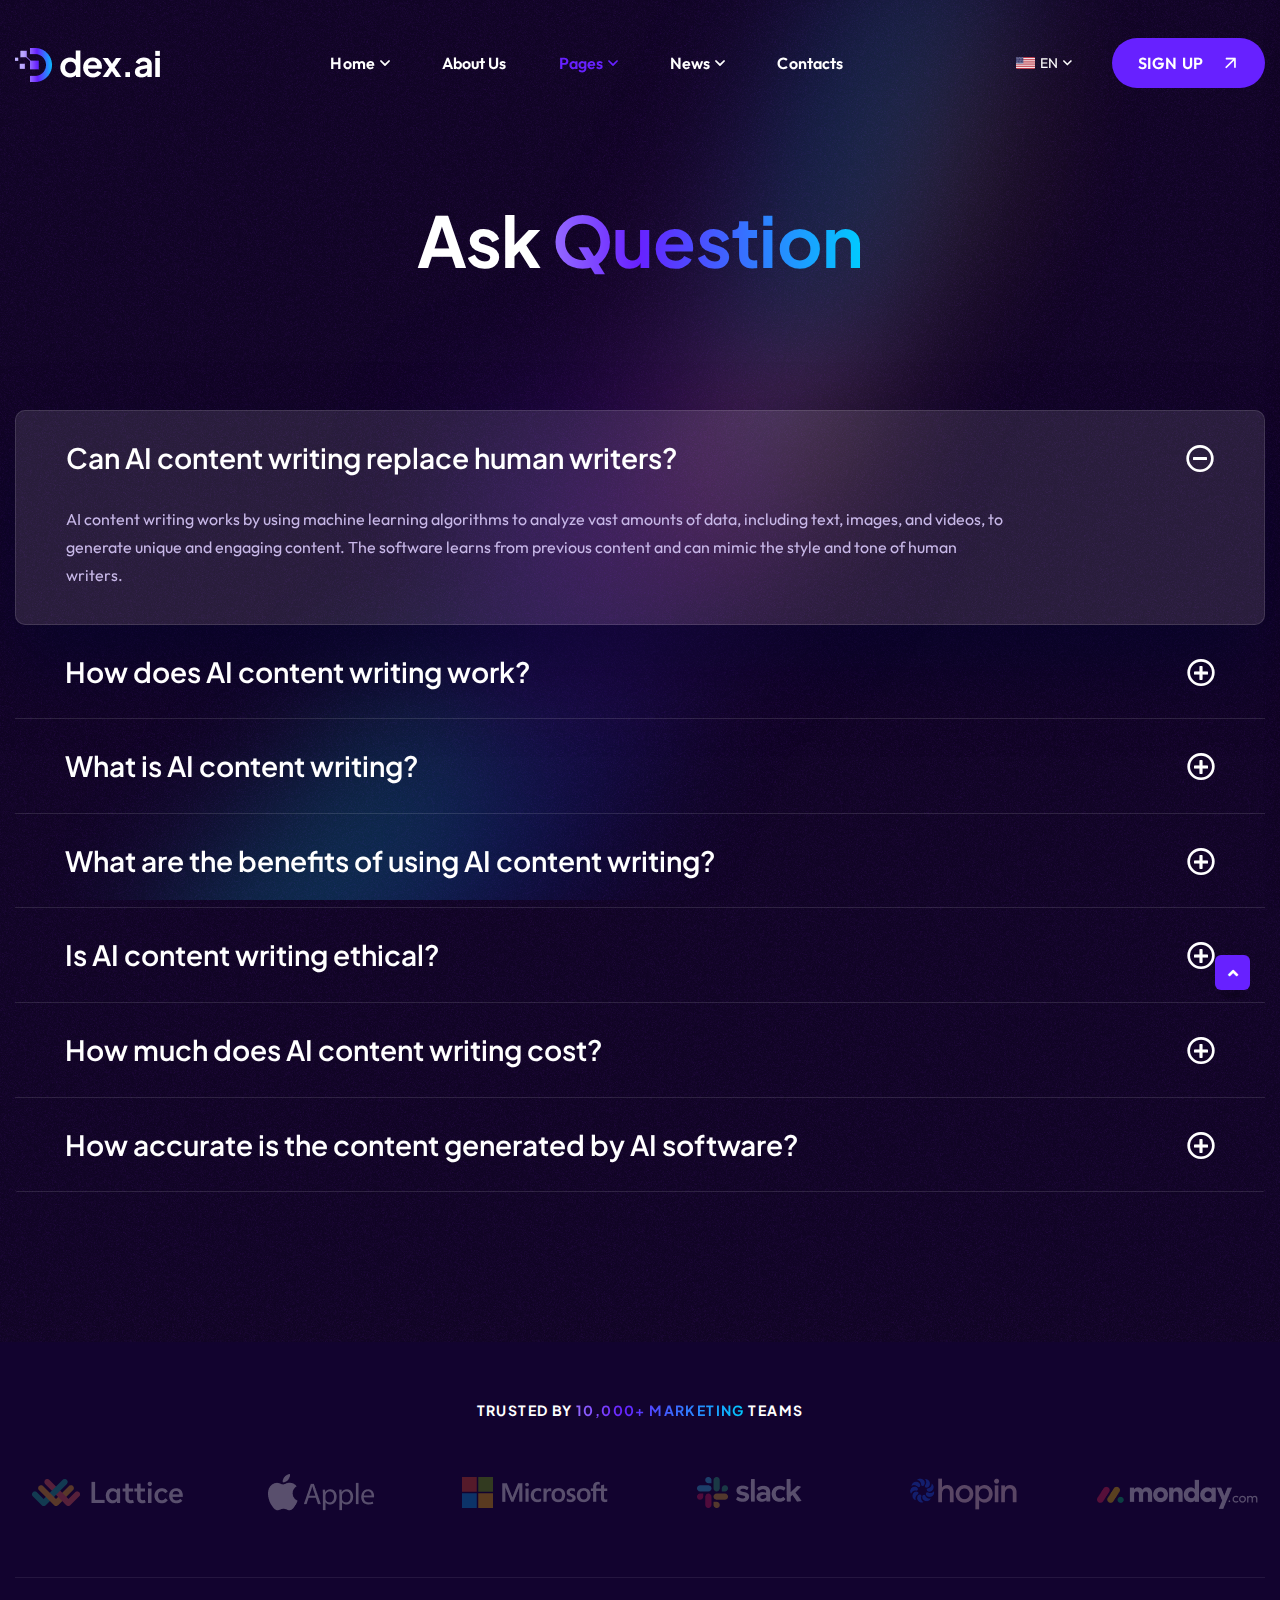
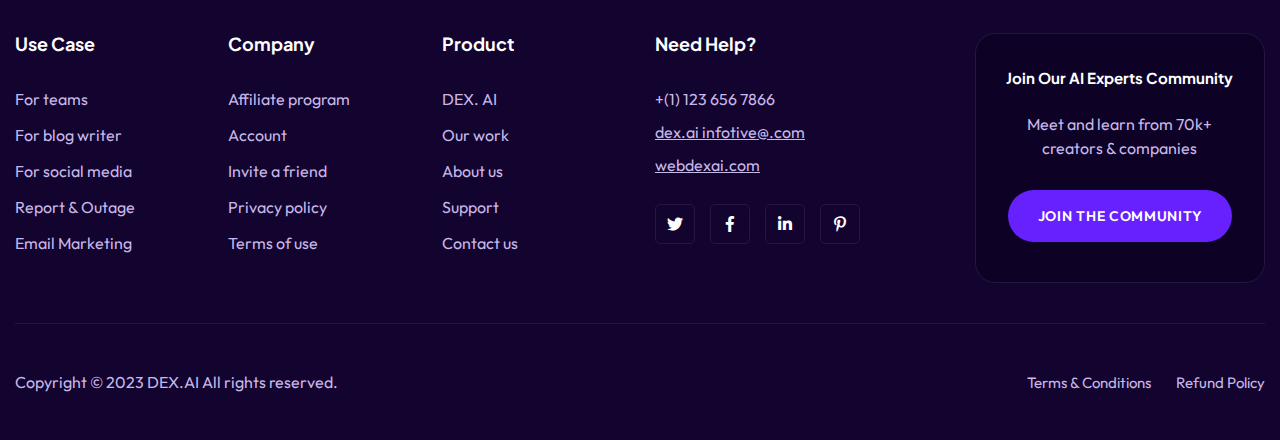
<file: faq.html>
<!doctype html>
<html class="no-js" lang="en">
    <head>
        <meta charset="utf-8">
        <meta http-equiv="x-ua-compatible" content="ie=edge">
        <title>Dex.AI - AI Writer & Tech Startup Landing Page Template</title>
        <meta name="description" content="Dex.AI - AI Writer & Tech Startup Landing Page Template">
        <meta name="viewport" content="width=device-width, initial-scale=1">

		<link rel="shortcut icon" type="image/x-icon" href="assets/img/favicon.png">
        <!-- Place favicon.ico in the root directory -->

        <!-- CSS here -->
        <link rel="stylesheet" href="assets/css/bootstrap.min.css">
        <link rel="stylesheet" href="assets/css/animate.min.css">
        <link rel="stylesheet" href="assets/css/magnific-popup.css">
        <link rel="stylesheet" href="assets/css/fontawesome-all.min.css">
        <link rel="stylesheet" href="assets/css/odometer.css">
        <link rel="stylesheet" href="assets/css/slick.css">
        <link rel="stylesheet" href="assets/css/select2.min.css">
        <link rel="stylesheet" href="assets/css/animatedheadline.css">
        <link rel="stylesheet" href="assets/css/aos.css">
        <link rel="stylesheet" href="assets/css/default.css">
        <link rel="stylesheet" href="assets/css/style.css">
        <link rel="stylesheet" href="assets/css/responsive.css">
    </head>
    <body>

        <!-- Preloader -->
        <div id="preloader">
            <div class="spinner">
                <div class="rect1"></div>
                <div class="rect2"></div>
                <div class="rect3"></div>
                <div class="rect4"></div>
                <div class="rect5"></div>
            </div>
        </div>
        <!-- Preloader -->

		<!-- Scroll-top -->
        <button class="scroll-top scroll-to-target" data-target="html">
            <i class="fas fa-angle-up"></i>
        </button>
        <!-- Scroll-top-end-->

        <!-- header-area -->
        <header>
            <div id="sticky-header" class="menu-area transparent-header">
                <div class="container custom-container">
                    <div class="row">
                        <div class="col-12">
                            <div class="mobile-nav-toggler"><i class="fas fa-bars"></i></div>
                            <div class="menu-wrap">
                                <nav class="menu-nav">
                                    <div class="logo">
                                        <a href="index.html"><img src="assets/img/logo/logo.png" alt="Logo"></a>
                                    </div>
                                    <div class="navbar-wrap main-menu d-none d-lg-flex">
                                        <ul class="navigation">
                                            <li class="menu-item-has-children tg-mega-menu-has-children"><a href="#">Home</a>
                                                <div class="tg-mega-menu-wrap black-bg">
                                                    <div class="row row-cols-1 row-cols-lg-4 row-cols-xl-4">
                                                        <div class="col">
                                                            <div class="mega-menu-item">
                                                                <div class="mega-menu-thumb">
                                                                    <a href="index.html"><img src="assets/img/images/home_img01.jpg" alt=""></a>
                                                                </div>
                                                                <div class="mega-menu-content">
                                                                    <h4 class="title"><a href="index.html">01: Ai Content Writer</a></h4>
                                                                </div>
                                                            </div>
                                                        </div>
                                                        <div class="col">
                                                            <div class="mega-menu-item">
                                                                <div class="mega-menu-thumb">
                                                                    <a href="index-2.html"><img src="assets/img/images/home_img02.jpg" alt=""></a>
                                                                </div>
                                                                <div class="mega-menu-content">
                                                                    <h4 class="title"><a href="index-2.html">02: Text to Video Ai</a></h4>
                                                                </div>
                                                            </div>
                                                        </div>
                                                        <div class="col">
                                                            <div class="mega-menu-item">
                                                                <div class="mega-menu-thumb">
                                                                    <a href="index-3.html"><img src="assets/img/images/home_img03.jpg" alt=""></a>
                                                                </div>
                                                                <div class="mega-menu-content">
                                                                    <h4 class="title"><a href="index-3.html">03:Text to Speech Ai</a></h4>
                                                                </div>
                                                            </div>
                                                        </div>
                                                        <div class="col">
                                                            <div class="mega-menu-item">
                                                                <div class="mega-menu-thumb">
                                                                    <img src="assets/img/images/coming_soon.jpg" alt="">
                                                                </div>
                                                                <div class="mega-menu-content">
                                                                    <h4 class="title">04: Coming Soon</h4>
                                                                </div>
                                                            </div>
                                                        </div>
                                                    </div>
                                                </div>
                                            </li>
                                            <li><a href="about.html">About Us</a></li>
                                            <li class="active menu-item-has-children"><a href="#">Pages</a>
                                                <ul class="sub-menu">
                                                    <li><a href="work.html">How It Work</a></li>
                                                    <li class="active"><a href="faq.html">Faq Page</a></li>
                                                    <li><a href="help.html">Help Center</a></li>
                                                    <li><a href="job.html">Job Page</a></li>
                                                    <li><a href="job-details.html">Job Details</a></li>
                                                    <li><a href="login.html">Login Page</a></li>
                                                    <li><a href="error.html">404 Error Page</a></li>
                                                </ul>
                                            </li>
                                            <li class="menu-item-has-children"><a href="#">News</a>
                                                <ul class="sub-menu">
                                                    <li><a href="blog.html">Our Blog</a></li>
                                                    <li><a href="blog-details.html">Blog Details</a></li>
                                                </ul>
                                            </li>
                                            <li><a href="contact.html">contacts</a></li>
                                        </ul>
                                    </div>
                                    <div class="header-action d-none d-md-block">
                                        <ul class="list-wrap">
                                            <li class="header-lang">
                                                <div class="dropdown">
                                                    <button class="dropdown-toggle" type="button" id="dropdownMenuButton1" data-bs-toggle="dropdown" aria-haspopup="true" aria-expanded="false">
                                                        <img src="assets/img/icon/united-states.jpg" alt="">EN
                                                    </button>
                                                    <div class="dropdown-menu" aria-labelledby="dropdownMenuButton1">
                                                        <a class="dropdown-item" href="index.html"><img src="assets/img/icon/russia.jpg" alt="">RUS</a>
                                                        <a class="dropdown-item" href="index.html"><img src="assets/img/icon/india.jpg" alt="">IND</a>
                                                        <a class="dropdown-item" href="index.html"><img src="assets/img/icon/bangladesh.jpg" alt="">BAN</a>
                                                    </div>
                                                </div>
                                            </li>
                                            <li class="header-btn"><a href="login.html" class="btn">sign up</a></li>
                                        </ul>
                                    </div>
                                </nav>
                            </div>

                            <!-- Mobile Menu  -->
                            <div class="mobile-menu">
                                <nav class="menu-box">
                                    <div class="close-btn"><i class="fas fa-times"></i></div>
                                    <div class="nav-logo">
                                        <a href="index.html"><img src="assets/img/logo/logo.png" alt="Logo"></a>
                                    </div>
                                    <div class="menu-outer">
                                        <!--Here Menu Will Come Automatically Via Javascript / Same Menu as in Header-->
                                    </div>
                                    <div class="social-links">
                                        <ul class="clearfix list-wrap">
                                            <li><a href="#"><i class="fab fa-facebook-f"></i></a></li>
                                            <li><a href="#"><i class="fab fa-twitter"></i></a></li>
                                            <li><a href="#"><i class="fab fa-instagram"></i></a></li>
                                            <li><a href="#"><i class="fab fa-linkedin-in"></i></a></li>
                                            <li><a href="#"><i class="fab fa-youtube"></i></a></li>
                                        </ul>
                                    </div>
                                </nav>
                            </div>
                            <div class="menu-backdrop"></div>
                            <!-- End Mobile Menu -->

                        </div>
                    </div>
                </div>
            </div>
        </header>
        <!-- header-area-end -->

        <!-- main-area -->
        <main class="main-content">
            <div class="noise-bg" data-background="assets/img/bg/noise_bg.png"></div>
            <div class="main-shape" data-background="assets/img/images/main_shape.png"></div>

            <!-- breadcrumb-area -->
            <section class="breadcrumb-area">
                <div class="container">
                    <div class="row">
                        <div class="col-12">
                            <div class="breadcrumb-content">
                                <h2 class="title">Ask <span>Question</span></h2>
                            </div>
                        </div>
                    </div>
                </div>
            </section>
            <!-- breadcrumb-area-end -->

            <!-- faq-area -->
            <section class="faq-area pb-150">
                <div class="container">
                    <div class="row">
                        <div class="col-lg-12">
                            <div class="faq-wrap">
                                <div class="accordion" id="accordionExample">
                                    <div class="accordion-item active">
                                        <h2 class="accordion-header">
                                            <button class="accordion-button" type="button" data-bs-toggle="collapse" data-bs-target="#collapseOne" aria-expanded="true" aria-controls="collapseOne">
                                                Can AI content writing replace human writers?
                                            </button>
                                        </h2>
                                        <div id="collapseOne" class="accordion-collapse collapse show" data-bs-parent="#accordionExample">
                                            <div class="accordion-body">
                                                <p>AI content writing works by using machine learning algorithms to analyze vast amounts of data, including text, images, and videos, to generate unique and engaging content. The software learns from previous content and can mimic the style and tone of human writers.</p>
                                            </div>
                                        </div>
                                    </div>
                                    <div class="accordion-item">
                                        <h2 class="accordion-header">
                                            <button class="accordion-button collapsed" type="button" data-bs-toggle="collapse"
                                                data-bs-target="#collapseTwo" aria-expanded="false" aria-controls="collapseTwo">
                                                How does AI content writing work?
                                            </button>
                                        </h2>
                                        <div id="collapseTwo" class="accordion-collapse collapse" data-bs-parent="#accordionExample">
                                            <div class="accordion-body">
                                                <p>AI content writing works by using machine learning algorithms to analyze vast amounts of data, including text, images, and videos, to generate unique and engaging content. The software learns from previous content and can mimic the style and tone of human writers.</p>
                                            </div>
                                        </div>
                                    </div>
                                    <div class="accordion-item">
                                        <h2 class="accordion-header">
                                            <button class="accordion-button collapsed" type="button" data-bs-toggle="collapse"
                                                data-bs-target="#collapseThree" aria-expanded="false" aria-controls="collapseThree">
                                                What is AI content writing?
                                            </button>
                                        </h2>
                                        <div id="collapseThree" class="accordion-collapse collapse" data-bs-parent="#accordionExample">
                                            <div class="accordion-body">
                                                <p>AI content writing works by using machine learning algorithms to analyze vast amounts of data, including text, images, and videos, to generate unique and engaging content. The software learns from previous content and can mimic the style and tone of human writers.</p>
                                            </div>
                                        </div>
                                    </div>
                                    <div class="accordion-item">
                                        <h2 class="accordion-header">
                                            <button class="accordion-button collapsed" type="button" data-bs-toggle="collapse"
                                                data-bs-target="#collapseFour" aria-expanded="false" aria-controls="collapseFour">
                                                What are the benefits of using AI content writing?
                                            </button>
                                        </h2>
                                        <div id="collapseFour" class="accordion-collapse collapse" data-bs-parent="#accordionExample">
                                            <div class="accordion-body">
                                                <p>AI content writing works by using machine learning algorithms to analyze vast amounts of data, including text, images, and videos, to generate unique and engaging content. The software learns from previous content and can mimic the style and tone of human writers.</p>
                                            </div>
                                        </div>
                                    </div>
                                    <div class="accordion-item">
                                        <h2 class="accordion-header">
                                            <button class="accordion-button collapsed" type="button" data-bs-toggle="collapse"
                                                data-bs-target="#collapseFive" aria-expanded="false" aria-controls="collapseFive">
                                                Is AI content writing ethical?
                                            </button>
                                        </h2>
                                        <div id="collapseFive" class="accordion-collapse collapse" data-bs-parent="#accordionExample">
                                            <div class="accordion-body">
                                                <p>AI content writing works by using machine learning algorithms to analyze vast amounts of data, including text, images, and videos, to generate unique and engaging content. The software learns from previous content and can mimic the style and tone of human writers.</p>
                                            </div>
                                        </div>
                                    </div>
                                    <div class="accordion-item">
                                        <h2 class="accordion-header">
                                            <button class="accordion-button collapsed" type="button" data-bs-toggle="collapse"
                                                data-bs-target="#collapseSix" aria-expanded="false" aria-controls="collapseSix">
                                                How much does AI content writing cost?
                                            </button>
                                        </h2>
                                        <div id="collapseSix" class="accordion-collapse collapse" data-bs-parent="#accordionExample">
                                            <div class="accordion-body">
                                                <p>AI content writing works by using machine learning algorithms to analyze vast amounts of data, including text, images, and videos, to generate unique and engaging content. The software learns from previous content and can mimic the style and tone of human writers.</p>
                                            </div>
                                        </div>
                                    </div>
                                    <div class="accordion-item">
                                        <h2 class="accordion-header">
                                            <button class="accordion-button collapsed" type="button" data-bs-toggle="collapse"
                                                data-bs-target="#collapseSeven" aria-expanded="false" aria-controls="collapseSeven">
                                                How accurate is the content generated by AI software?
                                            </button>
                                        </h2>
                                        <div id="collapseSeven" class="accordion-collapse collapse" data-bs-parent="#accordionExample">
                                            <div class="accordion-body">
                                                <p>AI content writing works by using machine learning algorithms to analyze vast amounts of data, including text, images, and videos, to generate unique and engaging content. The software learns from previous content and can mimic the style and tone of human writers.</p>
                                            </div>
                                        </div>
                                    </div>
                                </div>
                            </div>
                        </div>
                    </div>
                </div>
            </section>
            <!-- faq-area-end -->

        </main>
        <!-- main-area-end -->

        <!-- footer-area -->
        <footer>
            <div class="footer-area">
                <div class="container">

                    <!-- brand-area -->
                    <div class="brand-area">
                        <div class="brand-wrap">
                            <h6 class="title">Trusted by <span>10,000+ marketing</span> teams</h6>
                            <div class="row brand-active">
                                <div class="col">
                                    <div class="brand-item">
                                        <img src="assets/img/brand/brand_img01.png" alt="">
                                    </div>
                                </div>
                                <div class="col">
                                    <div class="brand-item">
                                        <img src="assets/img/brand/brand_img02.png" alt="">
                                    </div>
                                </div>
                                <div class="col">
                                    <div class="brand-item">
                                        <img src="assets/img/brand/brand_img03.png" alt="">
                                    </div>
                                </div>
                                <div class="col">
                                    <div class="brand-item">
                                        <img src="assets/img/brand/brand_img04.png" alt="">
                                    </div>
                                </div>
                                <div class="col">
                                    <div class="brand-item">
                                        <img src="assets/img/brand/brand_img05.png" alt="">
                                    </div>
                                </div>
                                <div class="col">
                                    <div class="brand-item">
                                        <img src="assets/img/brand/brand_img06.png" alt="">
                                    </div>
                                </div>
                            </div>
                        </div>
                    </div>
                    <!-- brand-area-end -->

                    <div class="footer-top">
                        <div class="row">
                            <div class="col-xl-2 col-lg-3 col-md-4 col-sm-6">
                                <div class="footer-widget">
                                    <h4 class="fw-title">Use Case</h4>
                                    <div class="footer-link">
                                        <ul class="list-wrap">
                                            <li><a href="contact.html">For teams</a></li>
                                            <li><a href="contact.html">For blog writer</a></li>
                                            <li><a href="contact.html">For social media</a></li>
                                            <li><a href="contact.html">Report & Outage</a></li>
                                            <li><a href="contact.html">Email Marketing</a></li>
                                        </ul>
                                    </div>
                                </div>
                            </div>
                            <div class="col-xl-2 col-lg-3 col-md-4 col-sm-6">
                                <div class="footer-widget">
                                    <h4 class="fw-title">company</h4>
                                    <div class="footer-link">
                                        <ul class="list-wrap">
                                            <li><a href="contact.html">Affiliate program</a></li>
                                            <li><a href="login.html">Account</a></li>
                                            <li><a href="contact.html">Invite a friend</a></li>
                                            <li><a href="contact.html">Privacy policy</a></li>
                                            <li><a href="contact.html">Terms of use</a></li>
                                        </ul>
                                    </div>
                                </div>
                            </div>
                            <div class="col-xl-2 col-lg-3 col-md-4 col-sm-6">
                                <div class="footer-widget">
                                    <h4 class="fw-title">Product</h4>
                                    <div class="footer-link">
                                        <ul class="list-wrap">
                                            <li><a href="index.html">DEX. AI</a></li>
                                            <li><a href="work.html">Our work</a></li>
                                            <li><a href="about.html">About us</a></li>
                                            <li><a href="help.html">Support</a></li>
                                            <li><a href="contact.html">Contact us</a></li>
                                        </ul>
                                    </div>
                                </div>
                            </div>
                            <div class="col-xl-3 col-lg-3 col-md-6 col-sm-6">
                                <div class="footer-widget">
                                    <h4 class="fw-title">Need help?</h4>
                                    <div class="footer-contact">
                                        <a href="tel:0123456789" class="phone">+(1) 123 656 7866</a>
                                        <a href="mailto:dex.aiinfotive@.com" class="email">dex.ai infotive@.com</a>
                                        <a href="mailto:dex.aiinfotive@.com" class="email">webdexai.com</a>
                                    </div>
                                    <div class="footer-social">
                                        <ul class="list-wrap">
                                            <li><a href="#"><i class="fab fa-twitter"></i></a></li>
                                            <li><a href="#"><i class="fab fa-facebook-f"></i></a></li>
                                            <li><a href="#"><i class="fab fa-linkedin-in"></i></a></li>
                                            <li><a href="#"><i class="fab fa-pinterest-p"></i></a></li>
                                        </ul>
                                    </div>
                                </div>
                            </div>
                            <div class="col-xl-3 col-lg-4 col-md-6">
                                <div class="footer-widget">
                                    <div class="footer-newsletter">
                                        <h6 class="title">Join our AI experts community</h6>
                                        <p>Meet and learn from 70k+ creators & companies</p>
                                        <a href="contact.html" class="btn btn-two">join the community</a>
                                    </div>
                                </div>
                            </div>
                        </div>
                    </div>
                    <div class="footer-bottom">
                        <div class="row align-items-center">
                            <div class="col-lg-8">
                                <div class="copyright-text">
                                    <p>Copyright © 2023 DEX.AI All rights reserved.</p>
                                </div>
                            </div>
                            <div class="col-lg-4">
                                <div class="footer-menu">
                                    <ul class="list-wrap">
                                        <li><a href="contact.html">Terms & Conditions</a></li>
                                        <li><a href="contact.html">Refund Policy</a></li>
                                    </ul>
                                </div>
                            </div>
                        </div>
                    </div>
                </div>
            </div>
        </footer>
        <!-- footer-area-end -->



        <!-- JS here -->
        <script src="assets/js/vendor/jquery-3.6.0.min.js"></script>
        <script src="assets/js/bootstrap.min.js"></script>
        <script src="assets/js/imagesloaded.pkgd.min.js"></script>
        <script src="assets/js/jquery.magnific-popup.min.js"></script>
        <script src="assets/js/jquery.odometer.min.js"></script>
        <script src="assets/js/jquery.appear.js"></script>
        <script src="assets/js/gsap.js"></script>
        <script src="assets/js/ScrollTrigger.js"></script>
        <script src="assets/js/ScrollToPlugin.min.js"></script>
        <script src="assets/js/SplitText.js"></script>
        <script src="assets/js/gsap-animation.js"></script>
        <script src="assets/js/select2.min.js"></script>
        <script src="assets/js/slick.min.js"></script>
        <script src="assets/js/animatedheadline.min.js"></script>
        <script src="assets/js/aos.js"></script>
        <script src="assets/js/ajax-form.js"></script>
        <script src="assets/js/wow.min.js"></script>
        <script src="assets/js/main.js"></script>
    </body>
</html>
</file>
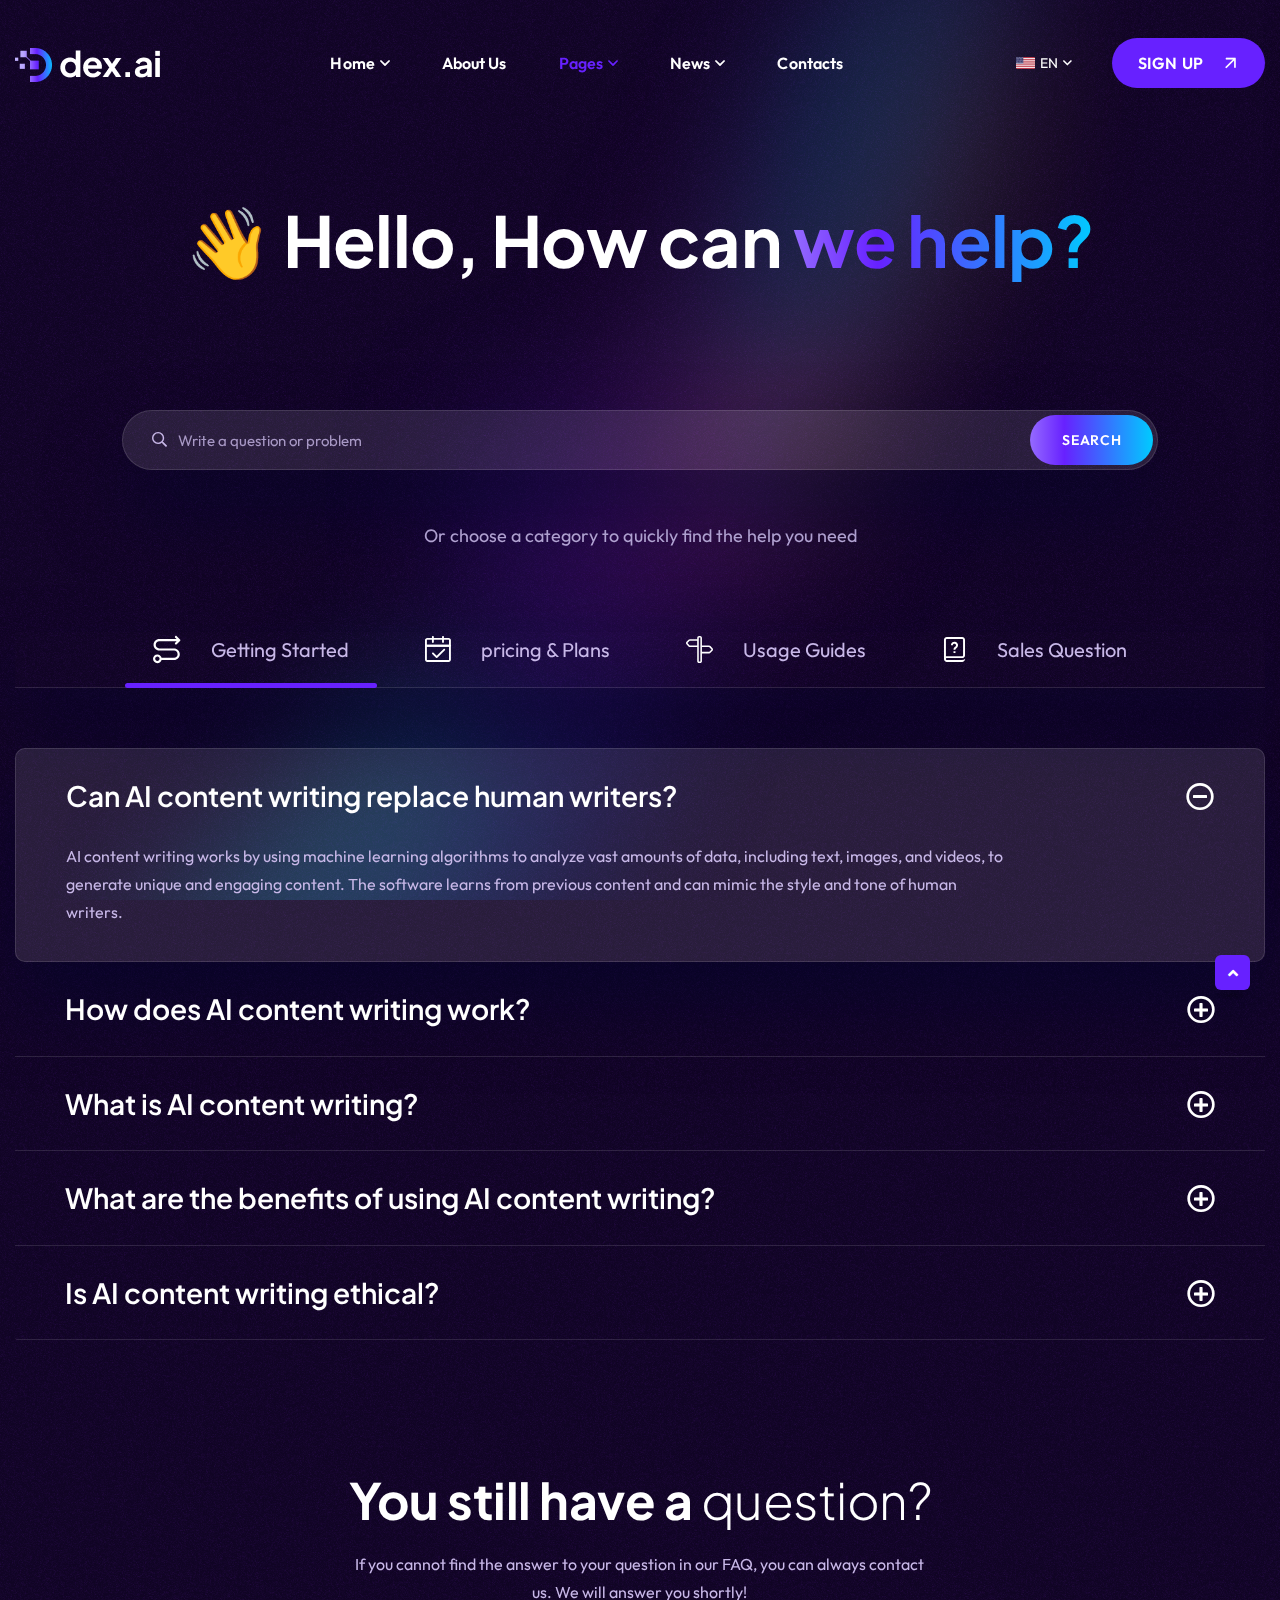
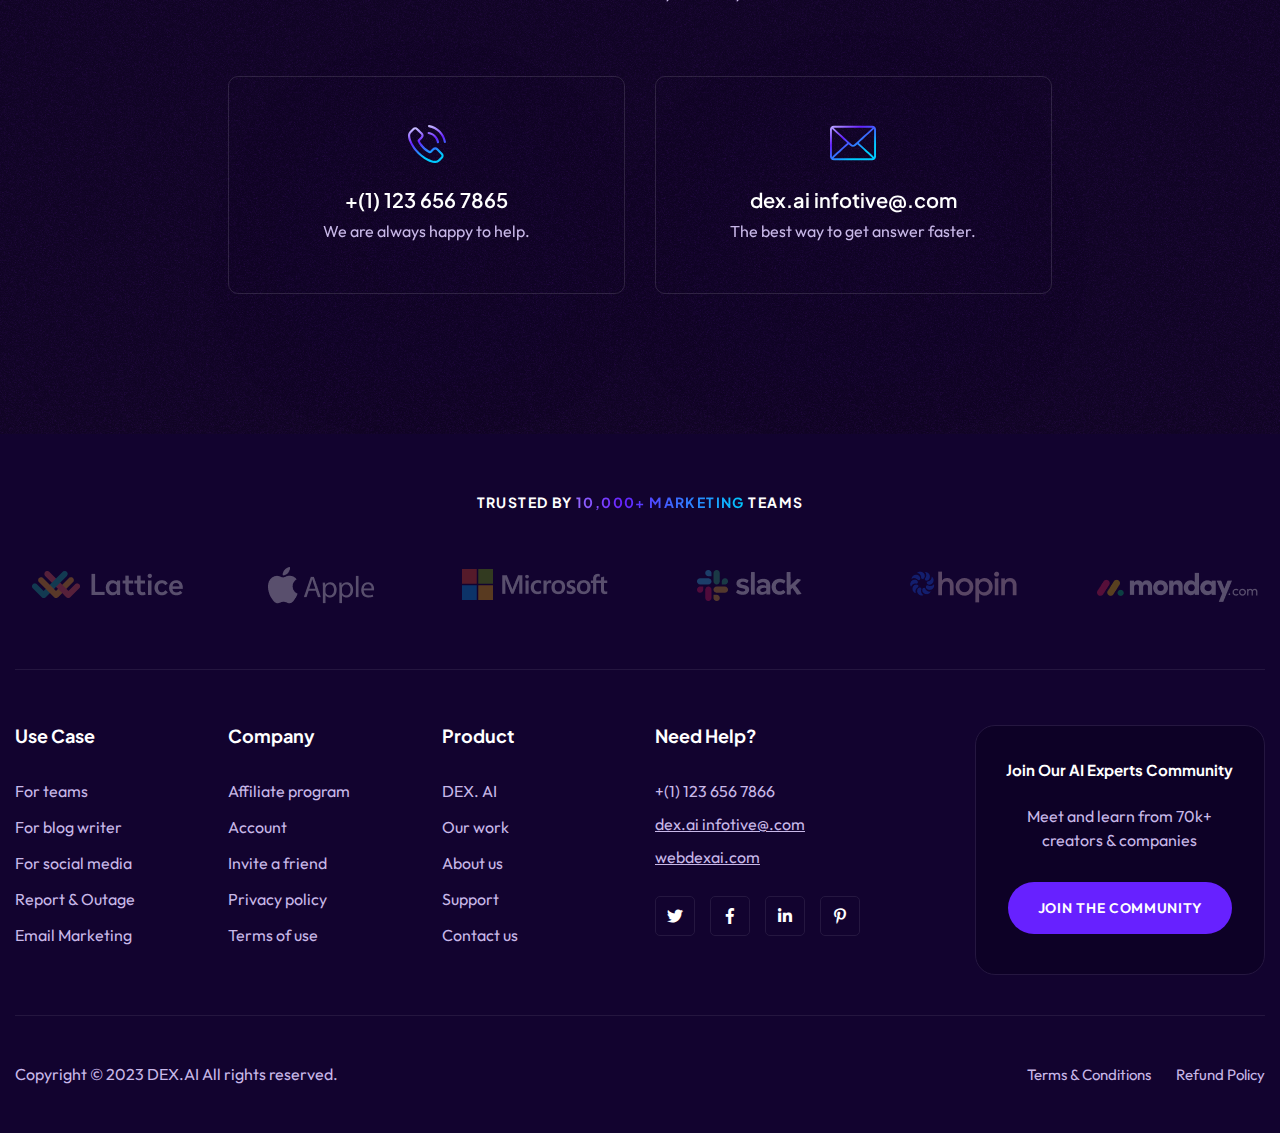
<file: help.html>
<!doctype html>
<html class="no-js" lang="en">
    <head>
        <meta charset="utf-8">
        <meta http-equiv="x-ua-compatible" content="ie=edge">
        <title>Dex.AI - AI Writer & Tech Startup Landing Page Template</title>
        <meta name="description" content="Dex.AI - AI Writer & Tech Startup Landing Page Template">
        <meta name="viewport" content="width=device-width, initial-scale=1">

		<link rel="shortcut icon" type="image/x-icon" href="assets/img/favicon.png">
        <!-- Place favicon.ico in the root directory -->

        <!-- CSS here -->
        <link rel="stylesheet" href="assets/css/bootstrap.min.css">
        <link rel="stylesheet" href="assets/css/animate.min.css">
        <link rel="stylesheet" href="assets/css/magnific-popup.css">
        <link rel="stylesheet" href="assets/css/fontawesome-all.min.css">
        <link rel="stylesheet" href="assets/css/odometer.css">
        <link rel="stylesheet" href="assets/css/slick.css">
        <link rel="stylesheet" href="assets/css/select2.min.css">
        <link rel="stylesheet" href="assets/css/animatedheadline.css">
        <link rel="stylesheet" href="assets/css/aos.css">
        <link rel="stylesheet" href="assets/css/default.css">
        <link rel="stylesheet" href="assets/css/style.css">
        <link rel="stylesheet" href="assets/css/responsive.css">
    </head>
    <body>

        <!-- Preloader -->
        <div id="preloader">
            <div class="spinner">
                <div class="rect1"></div>
                <div class="rect2"></div>
                <div class="rect3"></div>
                <div class="rect4"></div>
                <div class="rect5"></div>
            </div>
        </div>
        <!-- Preloader -->

		<!-- Scroll-top -->
        <button class="scroll-top scroll-to-target" data-target="html">
            <i class="fas fa-angle-up"></i>
        </button>
        <!-- Scroll-top-end-->

        <!-- header-area -->
        <header>
            <div id="sticky-header" class="menu-area transparent-header">
                <div class="container custom-container">
                    <div class="row">
                        <div class="col-12">
                            <div class="mobile-nav-toggler"><i class="fas fa-bars"></i></div>
                            <div class="menu-wrap">
                                <nav class="menu-nav">
                                    <div class="logo">
                                        <a href="index.html"><img src="assets/img/logo/logo.png" alt="Logo"></a>
                                    </div>
                                    <div class="navbar-wrap main-menu d-none d-lg-flex">
                                        <ul class="navigation">
                                            <li class="menu-item-has-children tg-mega-menu-has-children"><a href="#">Home</a>
                                                <div class="tg-mega-menu-wrap black-bg">
                                                    <div class="row row-cols-1 row-cols-lg-4 row-cols-xl-4">
                                                        <div class="col">
                                                            <div class="mega-menu-item">
                                                                <div class="mega-menu-thumb">
                                                                    <a href="index.html"><img src="assets/img/images/home_img01.jpg" alt=""></a>
                                                                </div>
                                                                <div class="mega-menu-content">
                                                                    <h4 class="title"><a href="index.html">01: Ai Content Writer</a></h4>
                                                                </div>
                                                            </div>
                                                        </div>
                                                        <div class="col">
                                                            <div class="mega-menu-item">
                                                                <div class="mega-menu-thumb">
                                                                    <a href="index-2.html"><img src="assets/img/images/home_img02.jpg" alt=""></a>
                                                                </div>
                                                                <div class="mega-menu-content">
                                                                    <h4 class="title"><a href="index-2.html">02: Text to Video Ai</a></h4>
                                                                </div>
                                                            </div>
                                                        </div>
                                                        <div class="col">
                                                            <div class="mega-menu-item">
                                                                <div class="mega-menu-thumb">
                                                                    <a href="index-3.html"><img src="assets/img/images/home_img03.jpg" alt=""></a>
                                                                </div>
                                                                <div class="mega-menu-content">
                                                                    <h4 class="title"><a href="index-3.html">03:Text to Speech Ai</a></h4>
                                                                </div>
                                                            </div>
                                                        </div>
                                                        <div class="col">
                                                            <div class="mega-menu-item">
                                                                <div class="mega-menu-thumb">
                                                                    <img src="assets/img/images/coming_soon.jpg" alt="">
                                                                </div>
                                                                <div class="mega-menu-content">
                                                                    <h4 class="title">04: Coming Soon</h4>
                                                                </div>
                                                            </div>
                                                        </div>
                                                    </div>
                                                </div>
                                            </li>
                                            <li><a href="about.html">About Us</a></li>
                                            <li class="active menu-item-has-children"><a href="#">Pages</a>
                                                <ul class="sub-menu">
                                                    <li><a href="work.html">How It Work</a></li>
                                                    <li><a href="faq.html">Faq Page</a></li>
                                                    <li class="active"><a href="help.html">Help Center</a></li>
                                                    <li><a href="job.html">Job Page</a></li>
                                                    <li><a href="job-details.html">Job Details</a></li>
                                                    <li><a href="login.html">Login Page</a></li>
                                                    <li><a href="error.html">404 Error Page</a></li>
                                                </ul>
                                            </li>
                                            <li class="menu-item-has-children"><a href="#">News</a>
                                                <ul class="sub-menu">
                                                    <li><a href="blog.html">Our Blog</a></li>
                                                    <li><a href="blog-details.html">Blog Details</a></li>
                                                </ul>
                                            </li>
                                            <li><a href="contact.html">contacts</a></li>
                                        </ul>
                                    </div>
                                    <div class="header-action d-none d-md-block">
                                        <ul class="list-wrap">
                                            <li class="header-lang">
                                                <div class="dropdown">
                                                    <button class="dropdown-toggle" type="button" id="dropdownMenuButton1" data-bs-toggle="dropdown" aria-haspopup="true" aria-expanded="false">
                                                        <img src="assets/img/icon/united-states.jpg" alt="">EN
                                                    </button>
                                                    <div class="dropdown-menu" aria-labelledby="dropdownMenuButton1">
                                                        <a class="dropdown-item" href="index.html"><img src="assets/img/icon/russia.jpg" alt="">RUS</a>
                                                        <a class="dropdown-item" href="index.html"><img src="assets/img/icon/india.jpg" alt="">IND</a>
                                                        <a class="dropdown-item" href="index.html"><img src="assets/img/icon/bangladesh.jpg" alt="">BAN</a>
                                                    </div>
                                                </div>
                                            </li>
                                            <li class="header-btn"><a href="login.html" class="btn">sign up</a></li>
                                        </ul>
                                    </div>
                                </nav>
                            </div>

                            <!-- Mobile Menu  -->
                            <div class="mobile-menu">
                                <nav class="menu-box">
                                    <div class="close-btn"><i class="fas fa-times"></i></div>
                                    <div class="nav-logo">
                                        <a href="index.html"><img src="assets/img/logo/logo.png" alt="Logo"></a>
                                    </div>
                                    <div class="menu-outer">
                                        <!--Here Menu Will Come Automatically Via Javascript / Same Menu as in Header-->
                                    </div>
                                    <div class="social-links">
                                        <ul class="clearfix list-wrap">
                                            <li><a href="#"><i class="fab fa-facebook-f"></i></a></li>
                                            <li><a href="#"><i class="fab fa-twitter"></i></a></li>
                                            <li><a href="#"><i class="fab fa-instagram"></i></a></li>
                                            <li><a href="#"><i class="fab fa-linkedin-in"></i></a></li>
                                            <li><a href="#"><i class="fab fa-youtube"></i></a></li>
                                        </ul>
                                    </div>
                                </nav>
                            </div>
                            <div class="menu-backdrop"></div>
                            <!-- End Mobile Menu -->

                        </div>
                    </div>
                </div>
            </div>
        </header>
        <!-- header-area-end -->

        <!-- main-area -->
        <main class="main-content">
            <div class="noise-bg" data-background="assets/img/bg/noise_bg.png"></div>
            <div class="main-shape" data-background="assets/img/images/main_shape.png"></div>

            <!-- breadcrumb-area -->
            <section class="breadcrumb-area">
                <div class="container">
                    <div class="row">
                        <div class="col-12">
                            <div class="breadcrumb-content">
                                <h2 class="title">👋 Hello, How can <span>we help?</span></h2>
                            </div>
                        </div>
                    </div>
                </div>
            </section>
            <!-- breadcrumb-area-end -->

            <!-- faq-area -->
            <section class="faq-area-two pb-130">
                <div class="container">
                    <div class="row justify-content-center">
                        <div class="col-lg-10">
                            <div class="problem-search-wrap text-center">
                                <form action="#">
                                    <div class="form-grp">
                                        <label for="search"><i class="far fa-search"></i></label>
                                        <input type="text" id="search" placeholder="Write a question or problem">
                                        <button type="submit" class="gradient-btn">search</button>
                                    </div>
                                    <span>Or choose a category to quickly find the help you need</span>
                                </form>
                            </div>
                        </div>
                    </div>
                    <div class="row">
                        <div class="col-lg-12">
                            <div class="faq-tab-wrap">
                                <ul class="nav nav-tabs" id="myTab" role="tablist">
                                    <li class="nav-item" role="presentation">
                                        <button class="nav-link active" id="getting-tab" data-bs-toggle="tab" data-bs-target="#getting-tab-pane" type="button" role="tab" aria-controls="getting-tab-pane" aria-selected="true"><img src="assets/img/icon/faq_icon01.svg" alt="">Getting Started</button>
                                    </li>
                                    <li class="nav-item" role="presentation">
                                        <button class="nav-link" id="pricing-tab" data-bs-toggle="tab" data-bs-target="#pricing-tab-pane" type="button" role="tab" aria-controls="pricing-tab-pane" aria-selected="false"><img src="assets/img/icon/faq_icon02.svg" alt="">pricing & Plans</button>
                                    </li>
                                    <li class="nav-item" role="presentation">
                                        <button class="nav-link" id="usage-tab" data-bs-toggle="tab" data-bs-target="#usage-tab-pane" type="button" role="tab" aria-controls="usage-tab-pane" aria-selected="false"><img src="assets/img/icon/faq_icon03.svg" alt="">Usage Guides</button>
                                    </li>
                                    <li class="nav-item" role="presentation">
                                        <button class="nav-link" id="sales-tab" data-bs-toggle="tab" data-bs-target="#sales-tab-pane" type="button" role="tab" aria-controls="sales-tab-pane" aria-selected="false"><img src="assets/img/icon/faq_icon04.svg" alt="">Sales Question</button>
                                    </li>
                                </ul>
                                <div class="tab-content" id="myTabContent">
                                    <div class="tab-pane fade show active" id="getting-tab-pane" role="tabpanel" aria-labelledby="getting-tab" tabindex="0">
                                        <div class="faq-wrap">
                                            <div class="accordion" id="accordionExampleOne">
                                                <div class="accordion-item active">
                                                    <h2 class="accordion-header">
                                                        <button class="accordion-button" type="button" data-bs-toggle="collapse" data-bs-target="#collapseOne" aria-expanded="true" aria-controls="collapseOne">
                                                            Can AI content writing replace human writers?
                                                        </button>
                                                    </h2>
                                                    <div id="collapseOne" class="accordion-collapse collapse show" data-bs-parent="#accordionExampleOne">
                                                        <div class="accordion-body">
                                                            <p>AI content writing works by using machine learning algorithms to analyze vast amounts of data, including text, images, and videos, to generate unique and engaging content. The software learns from previous content and can mimic the style and tone of human writers.</p>
                                                        </div>
                                                    </div>
                                                </div>
                                                <div class="accordion-item">
                                                    <h2 class="accordion-header">
                                                        <button class="accordion-button collapsed" type="button" data-bs-toggle="collapse"
                                                            data-bs-target="#collapseTwo" aria-expanded="false" aria-controls="collapseTwo">
                                                            How does AI content writing work?
                                                        </button>
                                                    </h2>
                                                    <div id="collapseTwo" class="accordion-collapse collapse" data-bs-parent="#accordionExampleOne">
                                                        <div class="accordion-body">
                                                            <p>AI content writing works by using machine learning algorithms to analyze vast amounts of data, including text, images, and videos, to generate unique and engaging content. The software learns from previous content and can mimic the style and tone of human writers.</p>
                                                        </div>
                                                    </div>
                                                </div>
                                                <div class="accordion-item">
                                                    <h2 class="accordion-header">
                                                        <button class="accordion-button collapsed" type="button" data-bs-toggle="collapse"
                                                            data-bs-target="#collapseThree" aria-expanded="false" aria-controls="collapseThree">
                                                            What is AI content writing?
                                                        </button>
                                                    </h2>
                                                    <div id="collapseThree" class="accordion-collapse collapse" data-bs-parent="#accordionExampleOne">
                                                        <div class="accordion-body">
                                                            <p>AI content writing works by using machine learning algorithms to analyze vast amounts of data, including text, images, and videos, to generate unique and engaging content. The software learns from previous content and can mimic the style and tone of human writers.</p>
                                                        </div>
                                                    </div>
                                                </div>
                                                <div class="accordion-item">
                                                    <h2 class="accordion-header">
                                                        <button class="accordion-button collapsed" type="button" data-bs-toggle="collapse"
                                                            data-bs-target="#collapseFour" aria-expanded="false" aria-controls="collapseFour">
                                                            What are the benefits of using AI content writing?
                                                        </button>
                                                    </h2>
                                                    <div id="collapseFour" class="accordion-collapse collapse" data-bs-parent="#accordionExampleOne">
                                                        <div class="accordion-body">
                                                            <p>AI content writing works by using machine learning algorithms to analyze vast amounts of data, including text, images, and videos, to generate unique and engaging content. The software learns from previous content and can mimic the style and tone of human writers.</p>
                                                        </div>
                                                    </div>
                                                </div>
                                                <div class="accordion-item">
                                                    <h2 class="accordion-header">
                                                        <button class="accordion-button collapsed" type="button" data-bs-toggle="collapse"
                                                            data-bs-target="#collapseFive" aria-expanded="false" aria-controls="collapseFive">
                                                            Is AI content writing ethical?
                                                        </button>
                                                    </h2>
                                                    <div id="collapseFive" class="accordion-collapse collapse" data-bs-parent="#accordionExampleOne">
                                                        <div class="accordion-body">
                                                            <p>AI content writing works by using machine learning algorithms to analyze vast amounts of data, including text, images, and videos, to generate unique and engaging content. The software learns from previous content and can mimic the style and tone of human writers.</p>
                                                        </div>
                                                    </div>
                                                </div>
                                            </div>
                                        </div>
                                    </div>
                                    <div class="tab-pane fade" id="pricing-tab-pane" role="tabpanel" aria-labelledby="pricing-tab" tabindex="0">
                                        <div class="faq-wrap">
                                            <div class="accordion" id="accordionExampleTwo">
                                                <div class="accordion-item active">
                                                    <h2 class="accordion-header">
                                                        <button class="accordion-button" type="button" data-bs-toggle="collapse" data-bs-target="#collapseOne_01" aria-expanded="true" aria-controls="collapseOne_01">
                                                            Can AI content writing replace human writers?
                                                        </button>
                                                    </h2>
                                                    <div id="collapseOne_01" class="accordion-collapse collapse show" data-bs-parent="#accordionExampleTwo">
                                                        <div class="accordion-body">
                                                            <p>AI content writing works by using machine learning algorithms to analyze vast amounts of data, including text, images, and videos, to generate unique and engaging content. The software learns from previous content and can mimic the style and tone of human writers.</p>
                                                        </div>
                                                    </div>
                                                </div>
                                                <div class="accordion-item">
                                                    <h2 class="accordion-header">
                                                        <button class="accordion-button collapsed" type="button" data-bs-toggle="collapse"
                                                            data-bs-target="#collapseTwo_01" aria-expanded="false" aria-controls="collapseTwo_01">
                                                            How does AI content writing work?
                                                        </button>
                                                    </h2>
                                                    <div id="collapseTwo_01" class="accordion-collapse collapse" data-bs-parent="#accordionExampleTwo">
                                                        <div class="accordion-body">
                                                            <p>AI content writing works by using machine learning algorithms to analyze vast amounts of data, including text, images, and videos, to generate unique and engaging content. The software learns from previous content and can mimic the style and tone of human writers.</p>
                                                        </div>
                                                    </div>
                                                </div>
                                                <div class="accordion-item">
                                                    <h2 class="accordion-header">
                                                        <button class="accordion-button collapsed" type="button" data-bs-toggle="collapse"
                                                            data-bs-target="#collapseThree_01" aria-expanded="false" aria-controls="collapseThree_01">
                                                            What is AI content writing?
                                                        </button>
                                                    </h2>
                                                    <div id="collapseThree_01" class="accordion-collapse collapse" data-bs-parent="#accordionExampleTwo">
                                                        <div class="accordion-body">
                                                            <p>AI content writing works by using machine learning algorithms to analyze vast amounts of data, including text, images, and videos, to generate unique and engaging content. The software learns from previous content and can mimic the style and tone of human writers.</p>
                                                        </div>
                                                    </div>
                                                </div>
                                                <div class="accordion-item">
                                                    <h2 class="accordion-header">
                                                        <button class="accordion-button collapsed" type="button" data-bs-toggle="collapse"
                                                            data-bs-target="#collapseFour_01" aria-expanded="false" aria-controls="collapseFour_01">
                                                            What are the benefits of using AI content writing?
                                                        </button>
                                                    </h2>
                                                    <div id="collapseFour_01" class="accordion-collapse collapse" data-bs-parent="#accordionExampleTwo">
                                                        <div class="accordion-body">
                                                            <p>AI content writing works by using machine learning algorithms to analyze vast amounts of data, including text, images, and videos, to generate unique and engaging content. The software learns from previous content and can mimic the style and tone of human writers.</p>
                                                        </div>
                                                    </div>
                                                </div>
                                                <div class="accordion-item">
                                                    <h2 class="accordion-header">
                                                        <button class="accordion-button collapsed" type="button" data-bs-toggle="collapse"
                                                            data-bs-target="#collapseFive_01" aria-expanded="false" aria-controls="collapseFive_01">
                                                            Is AI content writing ethical?
                                                        </button>
                                                    </h2>
                                                    <div id="collapseFive_01" class="accordion-collapse collapse" data-bs-parent="#accordionExampleTwo">
                                                        <div class="accordion-body">
                                                            <p>AI content writing works by using machine learning algorithms to analyze vast amounts of data, including text, images, and videos, to generate unique and engaging content. The software learns from previous content and can mimic the style and tone of human writers.</p>
                                                        </div>
                                                    </div>
                                                </div>
                                            </div>
                                        </div>
                                    </div>
                                    <div class="tab-pane fade" id="usage-tab-pane" role="tabpanel" aria-labelledby="usage-tab" tabindex="0">
                                        <div class="faq-wrap">
                                            <div class="accordion" id="accordionExampleThree">
                                                <div class="accordion-item active">
                                                    <h2 class="accordion-header">
                                                        <button class="accordion-button" type="button" data-bs-toggle="collapse" data-bs-target="#collapseOneTwo" aria-expanded="true" aria-controls="collapseOneTwo">
                                                            Can AI content writing replace human writers?
                                                        </button>
                                                    </h2>
                                                    <div id="collapseOneTwo" class="accordion-collapse collapse show" data-bs-parent="#accordionExampleThree">
                                                        <div class="accordion-body">
                                                            <p>AI content writing works by using machine learning algorithms to analyze vast amounts of data, including text, images, and videos, to generate unique and engaging content. The software learns from previous content and can mimic the style and tone of human writers.</p>
                                                        </div>
                                                    </div>
                                                </div>
                                                <div class="accordion-item">
                                                    <h2 class="accordion-header">
                                                        <button class="accordion-button collapsed" type="button" data-bs-toggle="collapse"
                                                            data-bs-target="#collapseTwoTwo" aria-expanded="false" aria-controls="collapseTwoTwo">
                                                            How does AI content writing work?
                                                        </button>
                                                    </h2>
                                                    <div id="collapseTwoTwo" class="accordion-collapse collapse" data-bs-parent="#accordionExampleThree">
                                                        <div class="accordion-body">
                                                            <p>AI content writing works by using machine learning algorithms to analyze vast amounts of data, including text, images, and videos, to generate unique and engaging content. The software learns from previous content and can mimic the style and tone of human writers.</p>
                                                        </div>
                                                    </div>
                                                </div>
                                                <div class="accordion-item">
                                                    <h2 class="accordion-header">
                                                        <button class="accordion-button collapsed" type="button" data-bs-toggle="collapse"
                                                            data-bs-target="#collapseThreeTwo" aria-expanded="false" aria-controls="collapseThreeTwo">
                                                            What is AI content writing?
                                                        </button>
                                                    </h2>
                                                    <div id="collapseThreeTwo" class="accordion-collapse collapse" data-bs-parent="#accordionExampleThree">
                                                        <div class="accordion-body">
                                                            <p>AI content writing works by using machine learning algorithms to analyze vast amounts of data, including text, images, and videos, to generate unique and engaging content. The software learns from previous content and can mimic the style and tone of human writers.</p>
                                                        </div>
                                                    </div>
                                                </div>
                                                <div class="accordion-item">
                                                    <h2 class="accordion-header">
                                                        <button class="accordion-button collapsed" type="button" data-bs-toggle="collapse"
                                                            data-bs-target="#collapseFourTwo" aria-expanded="false" aria-controls="collapseFourTwo">
                                                            What are the benefits of using AI content writing?
                                                        </button>
                                                    </h2>
                                                    <div id="collapseFourTwo" class="accordion-collapse collapse" data-bs-parent="#accordionExampleThree">
                                                        <div class="accordion-body">
                                                            <p>AI content writing works by using machine learning algorithms to analyze vast amounts of data, including text, images, and videos, to generate unique and engaging content. The software learns from previous content and can mimic the style and tone of human writers.</p>
                                                        </div>
                                                    </div>
                                                </div>
                                                <div class="accordion-item">
                                                    <h2 class="accordion-header">
                                                        <button class="accordion-button collapsed" type="button" data-bs-toggle="collapse"
                                                            data-bs-target="#collapseFiveTwo" aria-expanded="false" aria-controls="collapseFiveTwo">
                                                            Is AI content writing ethical?
                                                        </button>
                                                    </h2>
                                                    <div id="collapseFiveTwo" class="accordion-collapse collapse" data-bs-parent="#accordionExampleThree">
                                                        <div class="accordion-body">
                                                            <p>AI content writing works by using machine learning algorithms to analyze vast amounts of data, including text, images, and videos, to generate unique and engaging content. The software learns from previous content and can mimic the style and tone of human writers.</p>
                                                        </div>
                                                    </div>
                                                </div>
                                            </div>
                                        </div>
                                    </div>
                                    <div class="tab-pane fade" id="sales-tab-pane" role="tabpanel" aria-labelledby="sales-tab" tabindex="0">
                                        <div class="faq-wrap">
                                            <div class="accordion" id="accordionExampleFour">
                                                <div class="accordion-item active">
                                                    <h2 class="accordion-header">
                                                        <button class="accordion-button" type="button" data-bs-toggle="collapse" data-bs-target="#collapseOneThree" aria-expanded="true" aria-controls="collapseOneThree">
                                                            Can AI content writing replace human writers?
                                                        </button>
                                                    </h2>
                                                    <div id="collapseOneThree" class="accordion-collapse collapse show" data-bs-parent="#accordionExampleFour">
                                                        <div class="accordion-body">
                                                            <p>AI content writing works by using machine learning algorithms to analyze vast amounts of data, including text, images, and videos, to generate unique and engaging content. The software learns from previous content and can mimic the style and tone of human writers.</p>
                                                        </div>
                                                    </div>
                                                </div>
                                                <div class="accordion-item">
                                                    <h2 class="accordion-header">
                                                        <button class="accordion-button collapsed" type="button" data-bs-toggle="collapse"
                                                            data-bs-target="#collapseTwoThree" aria-expanded="false" aria-controls="collapseTwoThree">
                                                            How does AI content writing work?
                                                        </button>
                                                    </h2>
                                                    <div id="collapseTwoThree" class="accordion-collapse collapse" data-bs-parent="#accordionExampleFour">
                                                        <div class="accordion-body">
                                                            <p>AI content writing works by using machine learning algorithms to analyze vast amounts of data, including text, images, and videos, to generate unique and engaging content. The software learns from previous content and can mimic the style and tone of human writers.</p>
                                                        </div>
                                                    </div>
                                                </div>
                                                <div class="accordion-item">
                                                    <h2 class="accordion-header">
                                                        <button class="accordion-button collapsed" type="button" data-bs-toggle="collapse"
                                                            data-bs-target="#collapseThreeThree" aria-expanded="false" aria-controls="collapseThreeThree">
                                                            What is AI content writing?
                                                        </button>
                                                    </h2>
                                                    <div id="collapseThreeThree" class="accordion-collapse collapse" data-bs-parent="#accordionExampleFour">
                                                        <div class="accordion-body">
                                                            <p>AI content writing works by using machine learning algorithms to analyze vast amounts of data, including text, images, and videos, to generate unique and engaging content. The software learns from previous content and can mimic the style and tone of human writers.</p>
                                                        </div>
                                                    </div>
                                                </div>
                                                <div class="accordion-item">
                                                    <h2 class="accordion-header">
                                                        <button class="accordion-button collapsed" type="button" data-bs-toggle="collapse"
                                                            data-bs-target="#collapseFourThree" aria-expanded="false" aria-controls="collapseFourThree">
                                                            What are the benefits of using AI content writing?
                                                        </button>
                                                    </h2>
                                                    <div id="collapseFourThree" class="accordion-collapse collapse" data-bs-parent="#accordionExampleFour">
                                                        <div class="accordion-body">
                                                            <p>AI content writing works by using machine learning algorithms to analyze vast amounts of data, including text, images, and videos, to generate unique and engaging content. The software learns from previous content and can mimic the style and tone of human writers.</p>
                                                        </div>
                                                    </div>
                                                </div>
                                                <div class="accordion-item">
                                                    <h2 class="accordion-header">
                                                        <button class="accordion-button collapsed" type="button" data-bs-toggle="collapse"
                                                            data-bs-target="#collapseFiveThree" aria-expanded="false" aria-controls="collapseFiveThree">
                                                            Is AI content writing ethical?
                                                        </button>
                                                    </h2>
                                                    <div id="collapseFiveThree" class="accordion-collapse collapse" data-bs-parent="#accordionExampleFour">
                                                        <div class="accordion-body">
                                                            <p>AI content writing works by using machine learning algorithms to analyze vast amounts of data, including text, images, and videos, to generate unique and engaging content. The software learns from previous content and can mimic the style and tone of human writers.</p>
                                                        </div>
                                                    </div>
                                                </div>
                                            </div>
                                        </div>
                                    </div>
                                </div>
                            </div>
                        </div>
                    </div>
                </div>
            </section>
            <!-- faq-area-end -->

            <!-- help-area -->
            <section class="help-area pb-110">
                <div class="container">
                    <div class="row justify-content-center">
                        <div class="col-xl-6 col-lg-8">
                            <div class="help-title text-center mb-70">
                                <h2 class="title">You still have a <span>question?</span></h2>
                                <p>If you cannot find the answer to your question in our FAQ, you can always contact us. We will answer you shortly!</p>
                            </div>
                        </div>
                    </div>
                    <div class="row justify-content-center">
                        <div class="col-xl-8 col-lg-10">
                            <div class="help-center-wrap">
                                <div class="row">
                                    <div class="col-md-6">
                                        <div class="help-center-item">
                                            <div class="icon">
                                                <img src="assets/img/icon/help_icon01.svg" alt="">
                                            </div>
                                            <div class="content">
                                                <a href="tel:0123456789">+(1) 123 656 7865</a>
                                                <p>We are always happy to help.</p>
                                            </div>
                                        </div>
                                    </div>
                                    <div class="col-md-6">
                                        <div class="help-center-item">
                                            <div class="icon">
                                                <img src="assets/img/icon/help_icon02.svg" alt="">
                                            </div>
                                            <div class="content">
                                                <a href="mailto:dex.aiinfotive@.com">dex.ai infotive@.com</a>
                                                <p>The best way to get answer faster.</p>
                                            </div>
                                        </div>
                                    </div>
                                </div>
                            </div>
                        </div>
                    </div>
                </div>
            </section>
            <!-- help-area-end -->

        </main>
        <!-- main-area-end -->

        <!-- footer-area -->
        <footer>
            <div class="footer-area">
                <div class="container">

                    <!-- brand-area -->
                    <div class="brand-area">
                        <div class="brand-wrap">
                            <h6 class="title">Trusted by <span>10,000+ marketing</span> teams</h6>
                            <div class="row brand-active">
                                <div class="col">
                                    <div class="brand-item">
                                        <img src="assets/img/brand/brand_img01.png" alt="">
                                    </div>
                                </div>
                                <div class="col">
                                    <div class="brand-item">
                                        <img src="assets/img/brand/brand_img02.png" alt="">
                                    </div>
                                </div>
                                <div class="col">
                                    <div class="brand-item">
                                        <img src="assets/img/brand/brand_img03.png" alt="">
                                    </div>
                                </div>
                                <div class="col">
                                    <div class="brand-item">
                                        <img src="assets/img/brand/brand_img04.png" alt="">
                                    </div>
                                </div>
                                <div class="col">
                                    <div class="brand-item">
                                        <img src="assets/img/brand/brand_img05.png" alt="">
                                    </div>
                                </div>
                                <div class="col">
                                    <div class="brand-item">
                                        <img src="assets/img/brand/brand_img06.png" alt="">
                                    </div>
                                </div>
                            </div>
                        </div>
                    </div>
                    <!-- brand-area-end -->

                    <div class="footer-top">
                        <div class="row">
                            <div class="col-xl-2 col-lg-3 col-md-4 col-sm-6">
                                <div class="footer-widget">
                                    <h4 class="fw-title">Use Case</h4>
                                    <div class="footer-link">
                                        <ul class="list-wrap">
                                            <li><a href="contact.html">For teams</a></li>
                                            <li><a href="contact.html">For blog writer</a></li>
                                            <li><a href="contact.html">For social media</a></li>
                                            <li><a href="contact.html">Report & Outage</a></li>
                                            <li><a href="contact.html">Email Marketing</a></li>
                                        </ul>
                                    </div>
                                </div>
                            </div>
                            <div class="col-xl-2 col-lg-3 col-md-4 col-sm-6">
                                <div class="footer-widget">
                                    <h4 class="fw-title">company</h4>
                                    <div class="footer-link">
                                        <ul class="list-wrap">
                                            <li><a href="contact.html">Affiliate program</a></li>
                                            <li><a href="login.html">Account</a></li>
                                            <li><a href="contact.html">Invite a friend</a></li>
                                            <li><a href="contact.html">Privacy policy</a></li>
                                            <li><a href="contact.html">Terms of use</a></li>
                                        </ul>
                                    </div>
                                </div>
                            </div>
                            <div class="col-xl-2 col-lg-3 col-md-4 col-sm-6">
                                <div class="footer-widget">
                                    <h4 class="fw-title">Product</h4>
                                    <div class="footer-link">
                                        <ul class="list-wrap">
                                            <li><a href="index.html">DEX. AI</a></li>
                                            <li><a href="work.html">Our work</a></li>
                                            <li><a href="about.html">About us</a></li>
                                            <li><a href="help.html">Support</a></li>
                                            <li><a href="contact.html">Contact us</a></li>
                                        </ul>
                                    </div>
                                </div>
                            </div>
                            <div class="col-xl-3 col-lg-3 col-md-6 col-sm-6">
                                <div class="footer-widget">
                                    <h4 class="fw-title">Need help?</h4>
                                    <div class="footer-contact">
                                        <a href="tel:0123456789" class="phone">+(1) 123 656 7866</a>
                                        <a href="mailto:dex.aiinfotive@.com" class="email">dex.ai infotive@.com</a>
                                        <a href="mailto:dex.aiinfotive@.com" class="email">webdexai.com</a>
                                    </div>
                                    <div class="footer-social">
                                        <ul class="list-wrap">
                                            <li><a href="#"><i class="fab fa-twitter"></i></a></li>
                                            <li><a href="#"><i class="fab fa-facebook-f"></i></a></li>
                                            <li><a href="#"><i class="fab fa-linkedin-in"></i></a></li>
                                            <li><a href="#"><i class="fab fa-pinterest-p"></i></a></li>
                                        </ul>
                                    </div>
                                </div>
                            </div>
                            <div class="col-xl-3 col-lg-4 col-md-6">
                                <div class="footer-widget">
                                    <div class="footer-newsletter">
                                        <h6 class="title">Join our AI experts community</h6>
                                        <p>Meet and learn from 70k+ creators & companies</p>
                                        <a href="contact.html" class="btn btn-two">join the community</a>
                                    </div>
                                </div>
                            </div>
                        </div>
                    </div>
                    <div class="footer-bottom">
                        <div class="row align-items-center">
                            <div class="col-lg-8">
                                <div class="copyright-text">
                                    <p>Copyright © 2023 DEX.AI All rights reserved.</p>
                                </div>
                            </div>
                            <div class="col-lg-4">
                                <div class="footer-menu">
                                    <ul class="list-wrap">
                                        <li><a href="contact.html">Terms & Conditions</a></li>
                                        <li><a href="contact.html">Refund Policy</a></li>
                                    </ul>
                                </div>
                            </div>
                        </div>
                    </div>
                </div>
            </div>
        </footer>
        <!-- footer-area-end -->



        <!-- JS here -->
        <script src="assets/js/vendor/jquery-3.6.0.min.js"></script>
        <script src="assets/js/bootstrap.min.js"></script>
        <script src="assets/js/imagesloaded.pkgd.min.js"></script>
        <script src="assets/js/jquery.magnific-popup.min.js"></script>
        <script src="assets/js/jquery.odometer.min.js"></script>
        <script src="assets/js/jquery.appear.js"></script>
        <script src="assets/js/gsap.js"></script>
        <script src="assets/js/ScrollTrigger.js"></script>
        <script src="assets/js/ScrollToPlugin.min.js"></script>
        <script src="assets/js/SplitText.js"></script>
        <script src="assets/js/gsap-animation.js"></script>
        <script src="assets/js/select2.min.js"></script>
        <script src="assets/js/slick.min.js"></script>
        <script src="assets/js/animatedheadline.min.js"></script>
        <script src="assets/js/aos.js"></script>
        <script src="assets/js/ajax-form.js"></script>
        <script src="assets/js/wow.min.js"></script>
        <script src="assets/js/main.js"></script>
    </body>
</html>
</file>
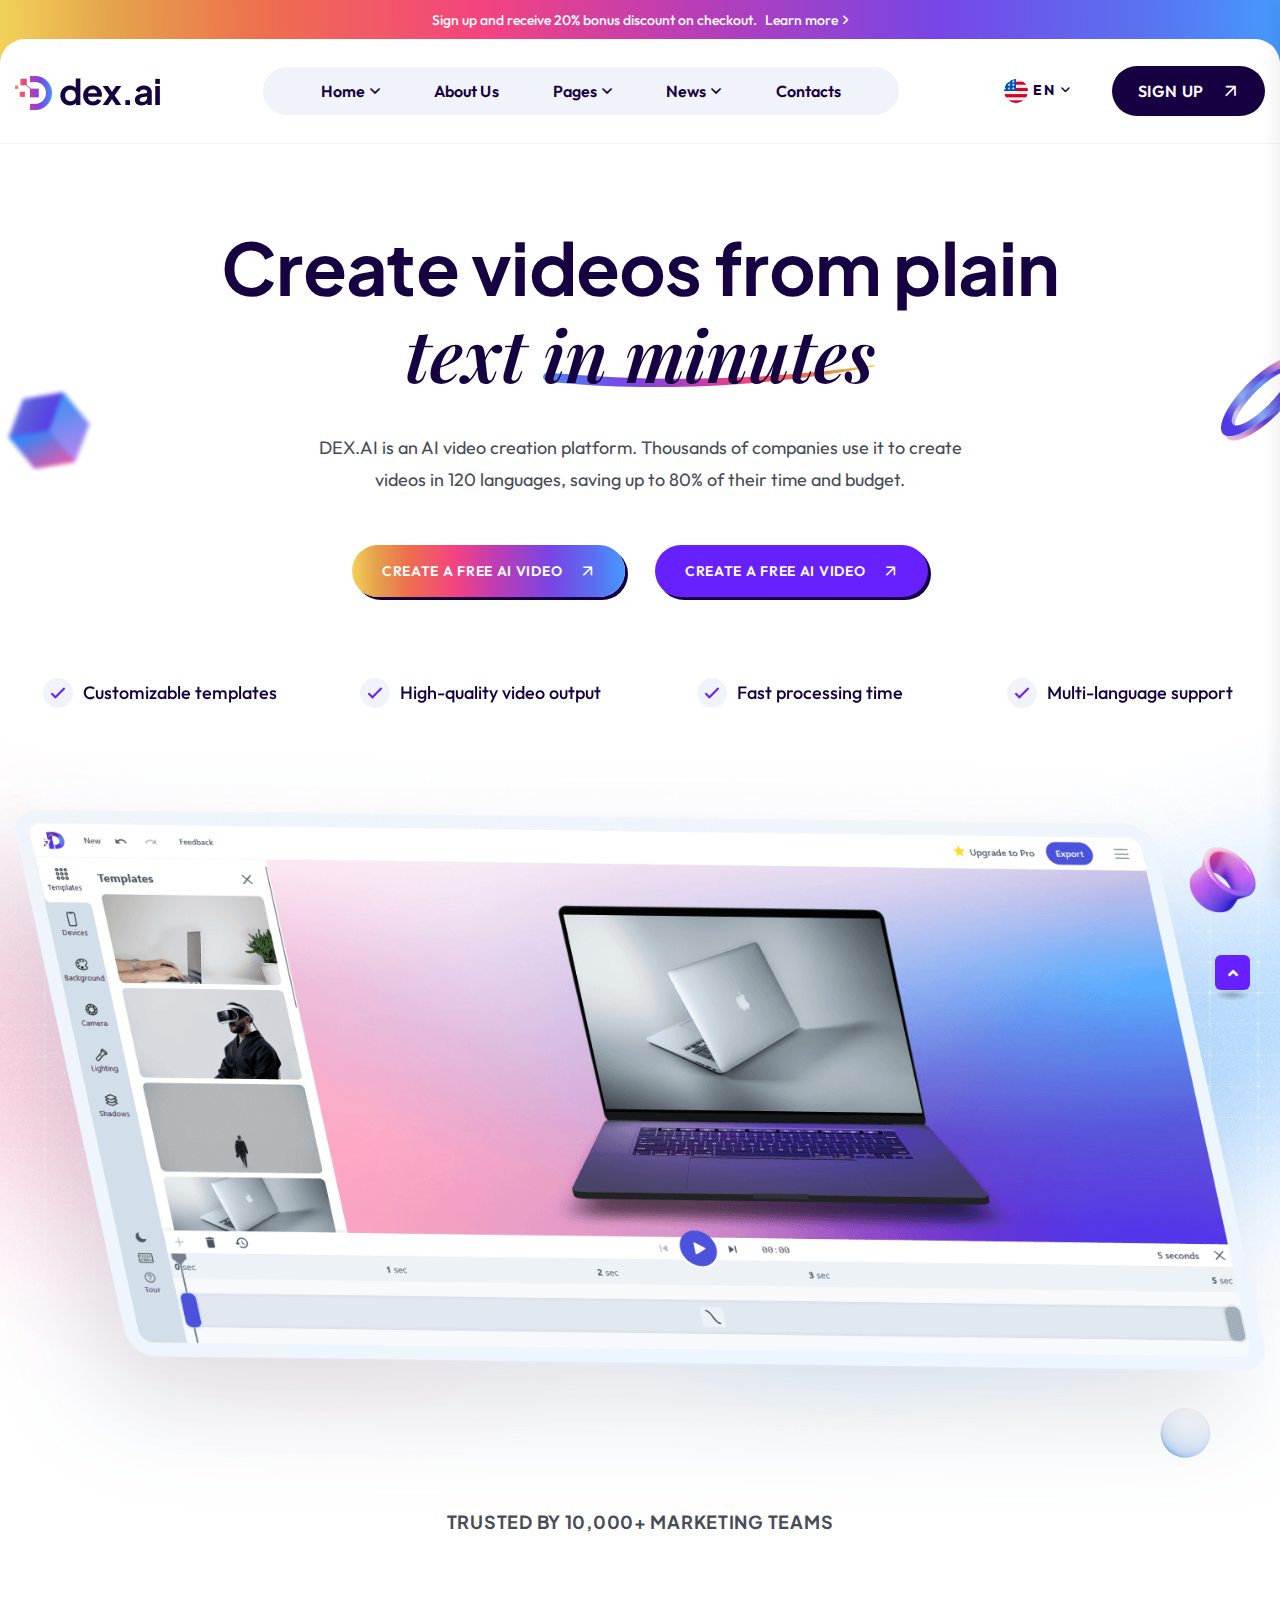
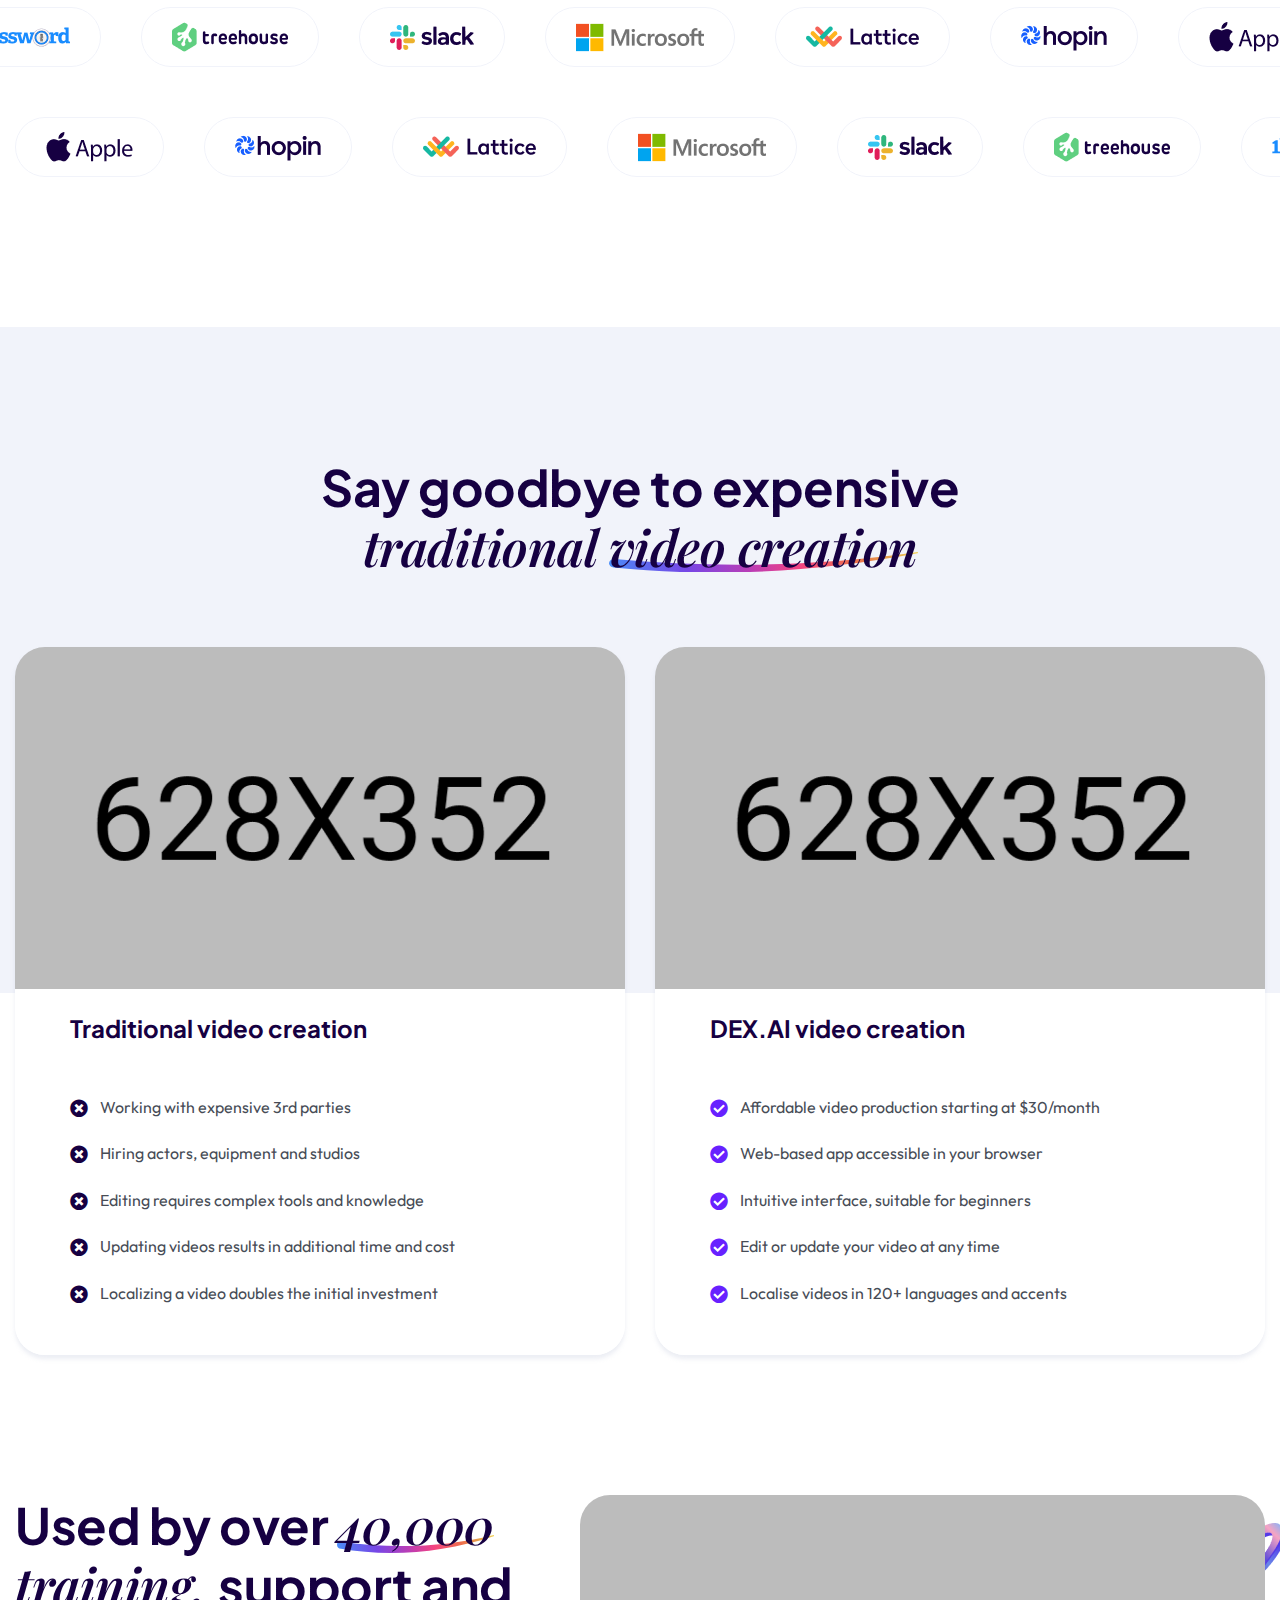
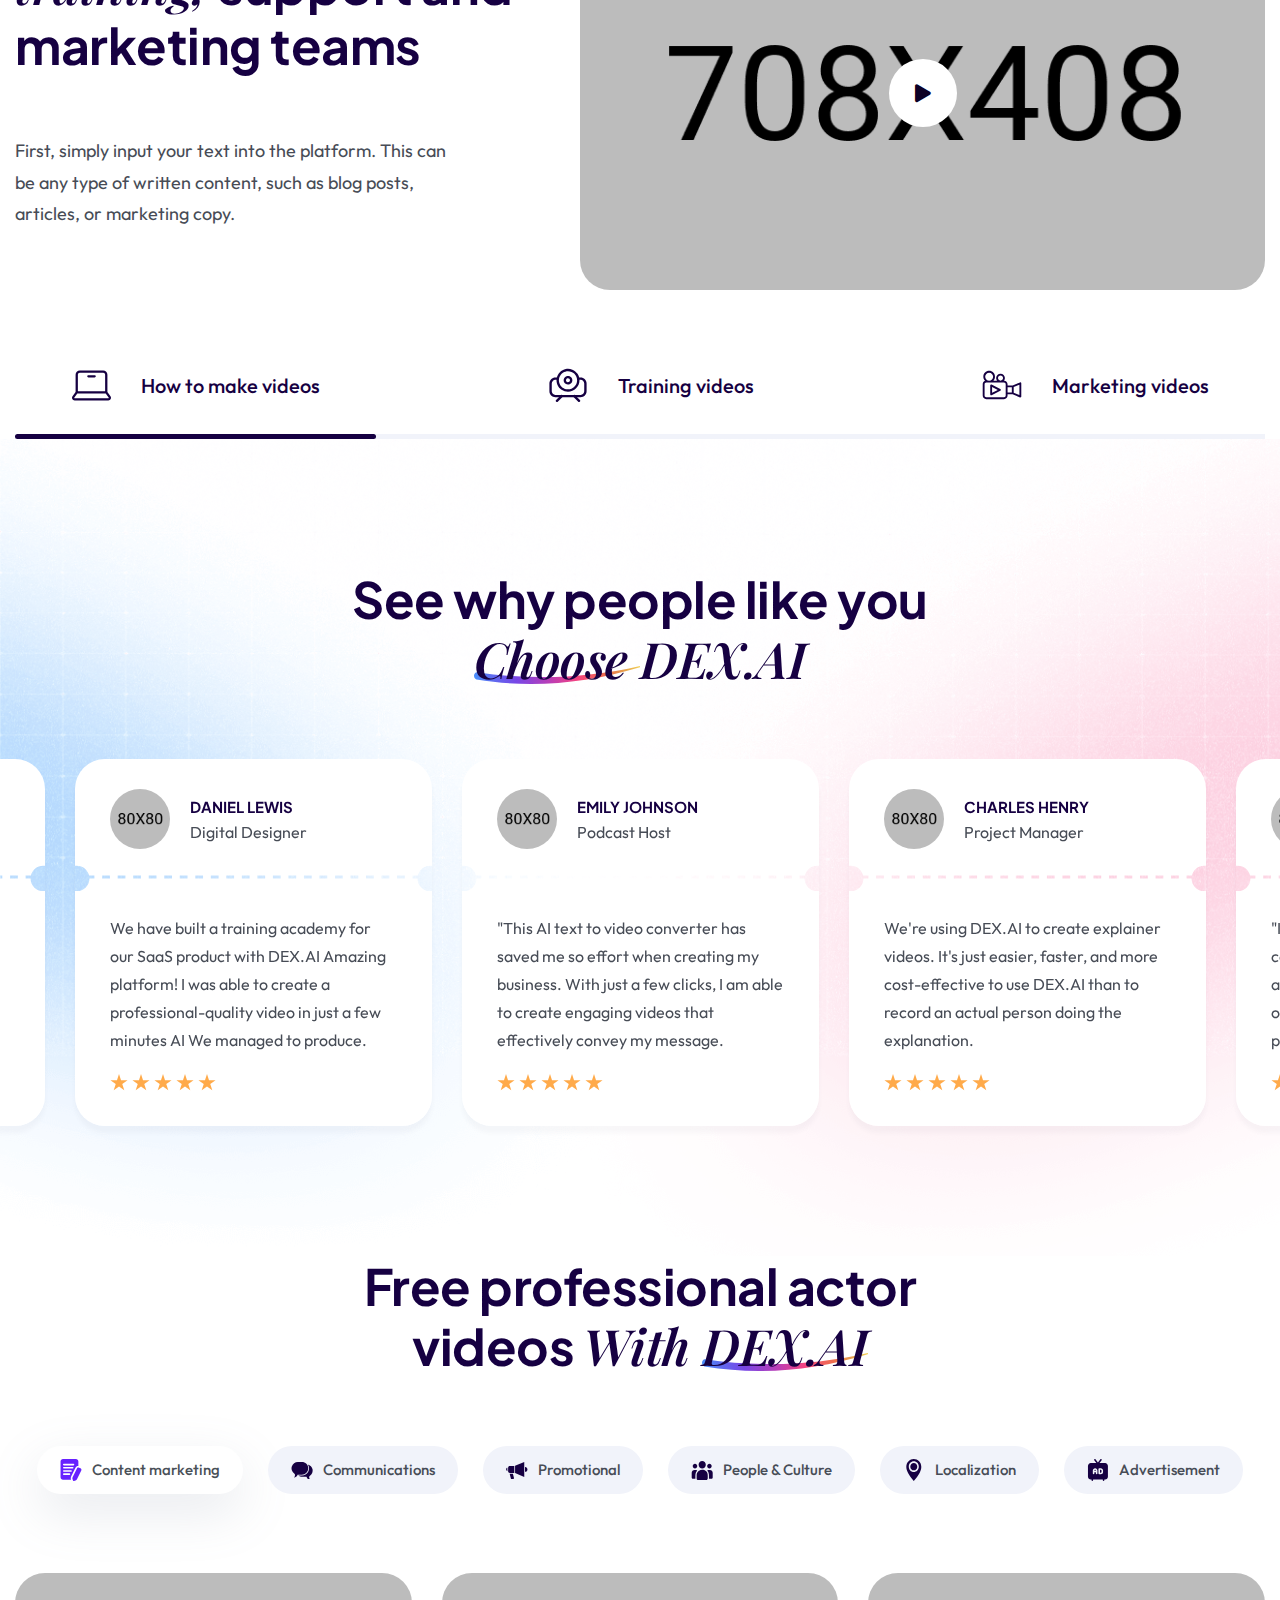
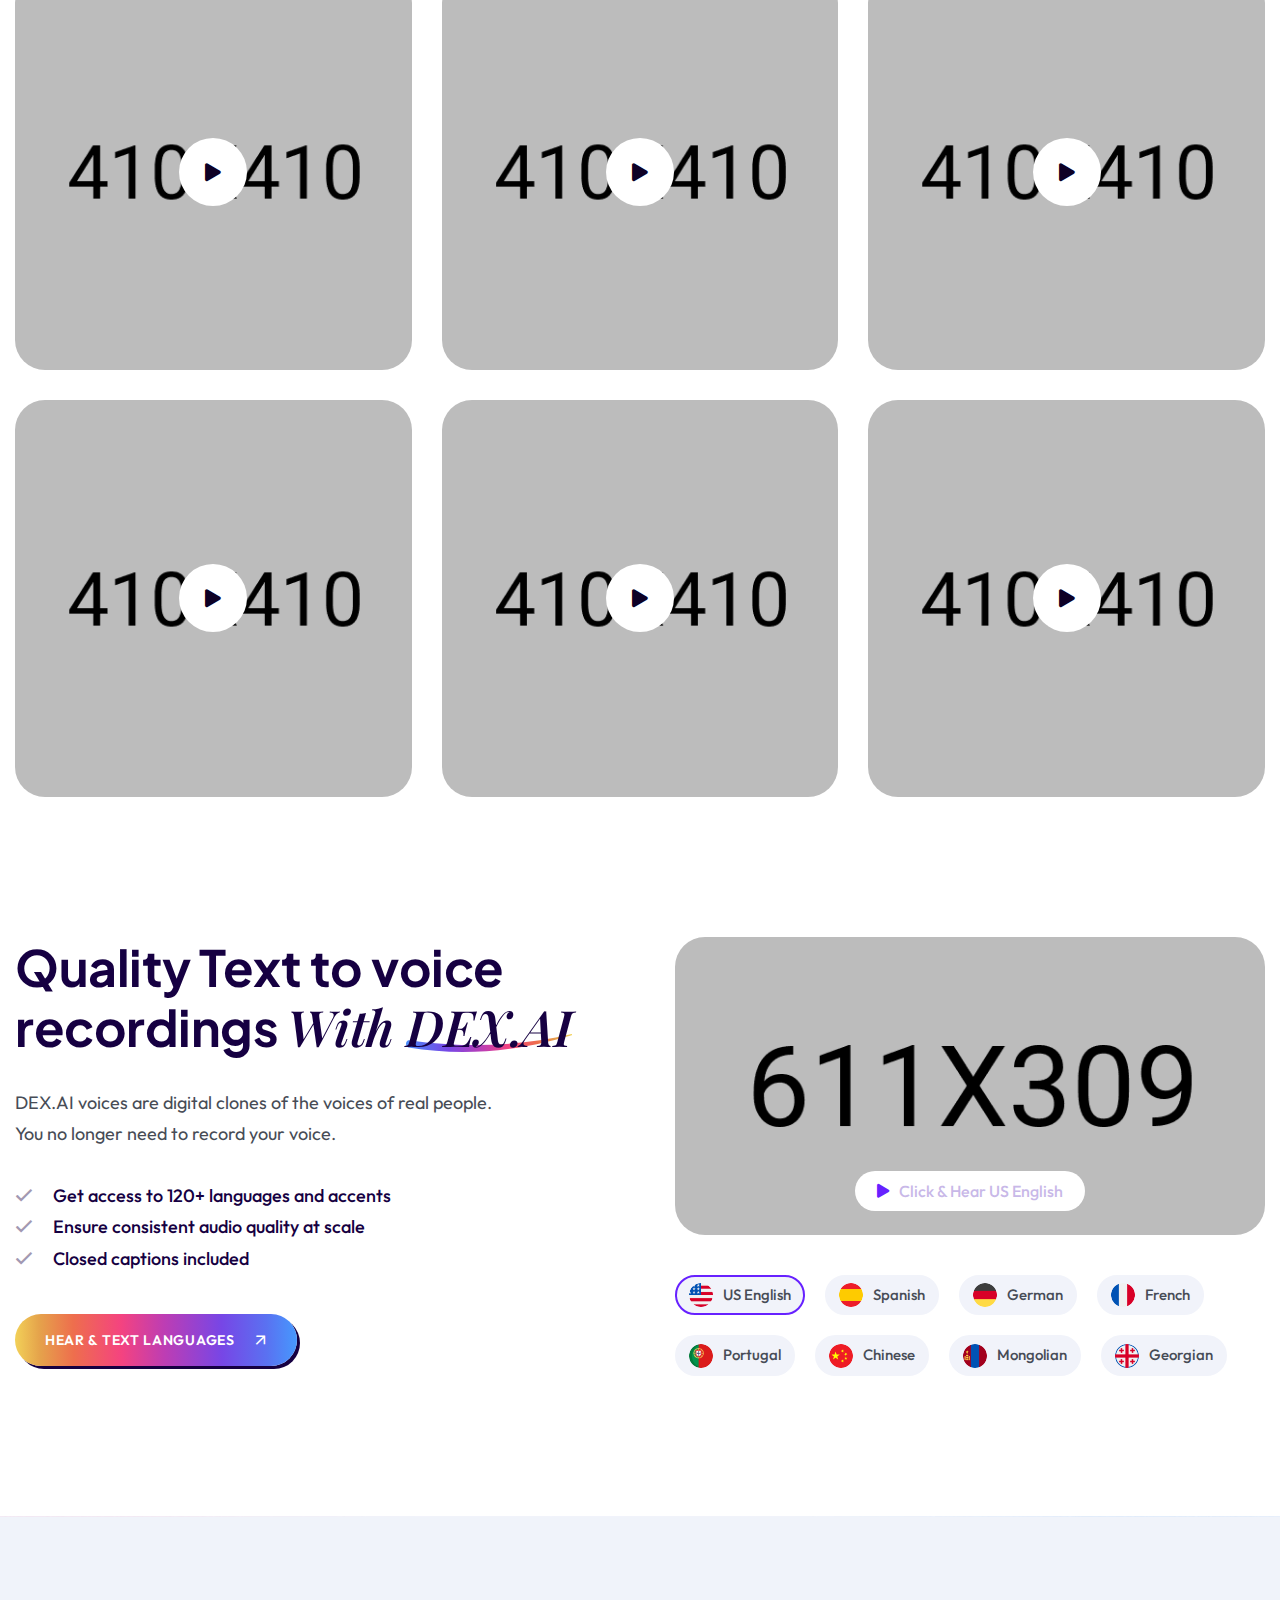
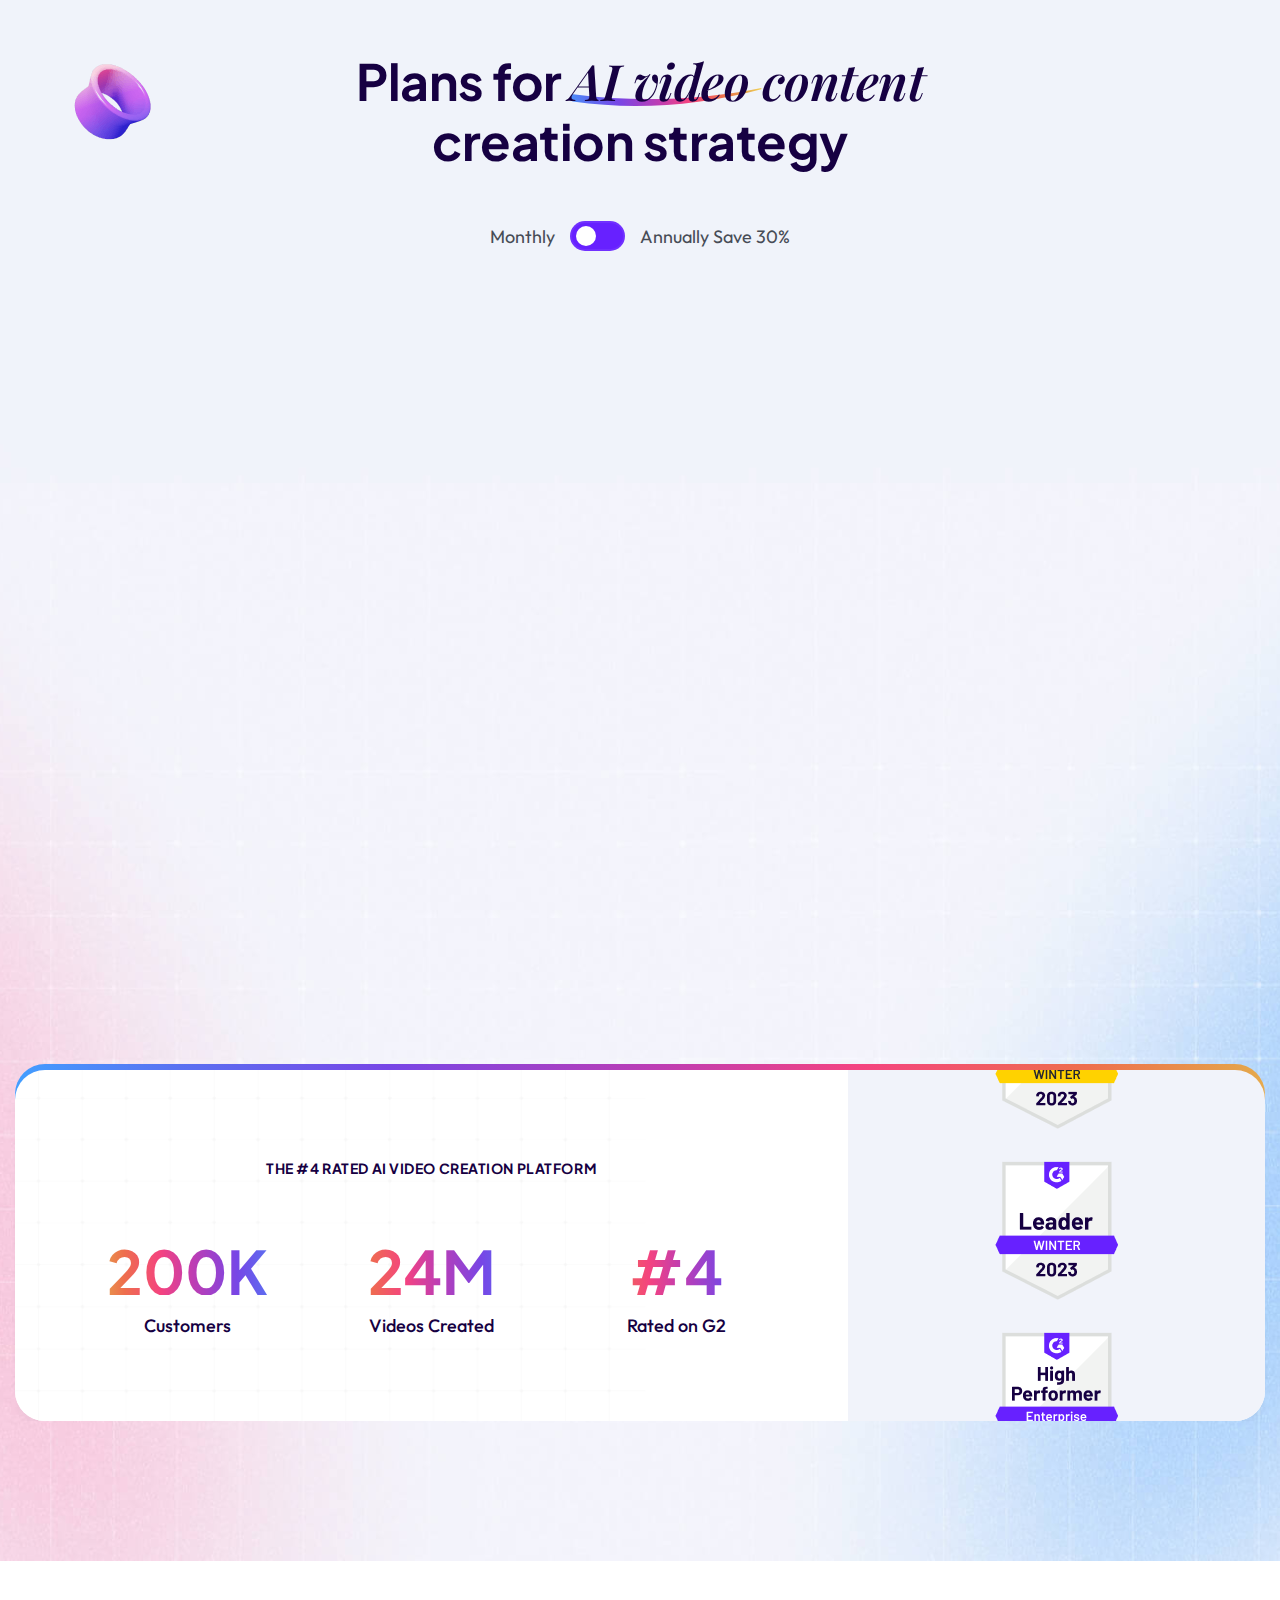
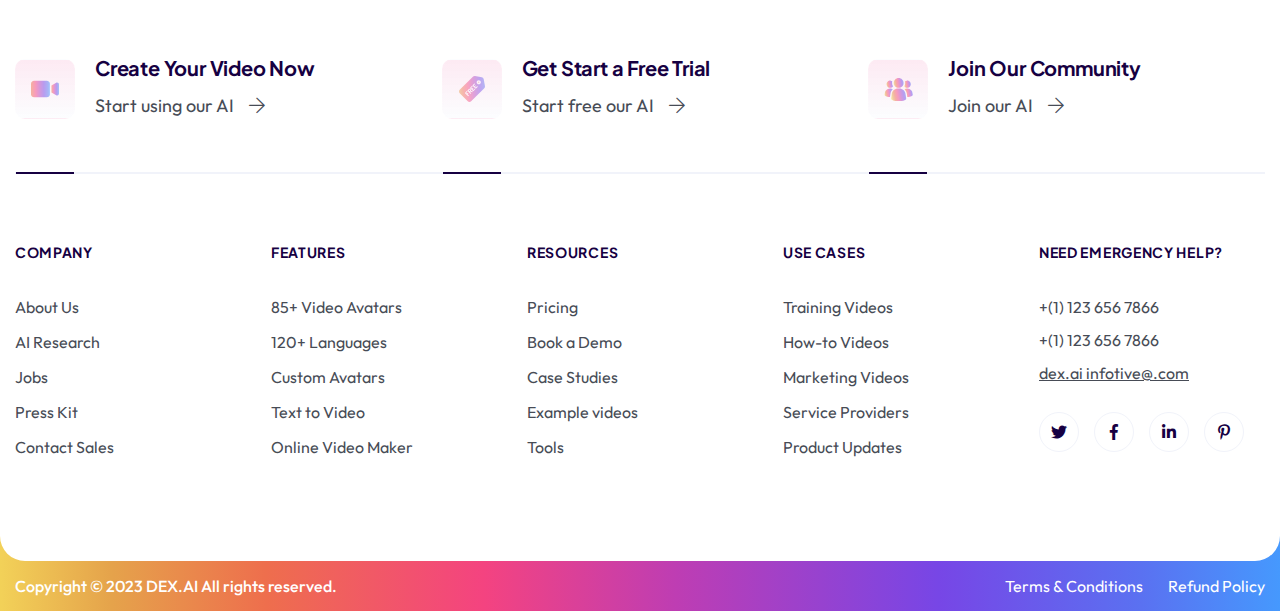
<file: index-2.html>
<!doctype html>
<html class="no-js" lang="en">
    <head>
        <meta charset="utf-8">
        <meta http-equiv="x-ua-compatible" content="ie=edge">
        <title>Dex.AI - AI Writer & Tech Startup Landing Page Template</title>
        <meta name="description" content="Dex.AI - AI Writer & Tech Startup Landing Page Template">
        <meta name="viewport" content="width=device-width, initial-scale=1">

		<link rel="shortcut icon" type="image/x-icon" href="assets/img/favicon.png">
        <!-- Place favicon.ico in the root directory -->

        <!-- CSS here -->
        <link rel="stylesheet" href="assets/css/bootstrap.min.css">
        <link rel="stylesheet" href="assets/css/animate.min.css">
        <link rel="stylesheet" href="assets/css/magnific-popup.css">
        <link rel="stylesheet" href="assets/css/fontawesome-all.min.css">
        <link rel="stylesheet" href="assets/css/odometer.css">
        <link rel="stylesheet" href="assets/css/slick.css">
        <link rel="stylesheet" href="assets/css/select2.min.css">
        <link rel="stylesheet" href="assets/css/animatedheadline.css">
        <link rel="stylesheet" href="assets/css/aos.css">
        <link rel="stylesheet" href="assets/css/default.css">
        <link rel="stylesheet" href="assets/css/style.css">
        <link rel="stylesheet" href="assets/css/responsive.css">
    </head>
    <body>

        <!-- Preloader -->
        <div id="preloader">
            <div class="spinner">
                <div class="rect1"></div>
                <div class="rect2"></div>
                <div class="rect3"></div>
                <div class="rect4"></div>
                <div class="rect5"></div>
            </div>
        </div>
        <!-- Preloader -->

		<!-- Scroll-top -->
        <button class="scroll-top scroll-to-target" data-target="html">
            <i class="fas fa-angle-up"></i>
        </button>
        <!-- Scroll-top-end-->

        <!-- header-area -->
        <header>
            <div id="header-fixed-height"></div>
            <div class="header-top">
                <div class="container">
                    <div class="row">
                        <div class="col-lg-12">
                            <div class="header-top-content text-center">
                                <p>Sign up and receive 20% bonus discount on checkout. <a href="contact.html">Learn more <i class="far fa-angle-right"></i></a></p>
                            </div>
                        </div>
                    </div>
                </div>
            </div>
            <div id="sticky-header" class="menu-area menu-area-two">
                <div class="container custom-container">
                    <div class="row">
                        <div class="col-12">
                            <div class="mobile-nav-toggler"><i class="fas fa-bars"></i></div>
                            <div class="menu-wrap">
                                <nav class="menu-nav">
                                    <div class="logo">
                                        <a href="index.html"><img src="assets/img/logo/logo02.png" alt="Logo"></a>
                                    </div>
                                    <div class="navbar-wrap main-menu d-none d-lg-flex">
                                        <ul class="navigation">
                                            <li class="active menu-item-has-children tg-mega-menu-has-children"><a href="#">Home</a>
                                                <div class="tg-mega-menu-wrap">
                                                    <div class="row row-cols-1 row-cols-lg-4 row-cols-xl-4">
                                                        <div class="col">
                                                            <div class="mega-menu-item">
                                                                <div class="mega-menu-thumb">
                                                                    <a href="index.html"><img src="assets/img/images/home_img01.jpg" alt=""></a>
                                                                </div>
                                                                <div class="mega-menu-content">
                                                                    <h4 class="title"><a href="index.html">01: Ai Content Writer</a></h4>
                                                                </div>
                                                            </div>
                                                        </div>
                                                        <div class="col">
                                                            <div class="mega-menu-item active">
                                                                <div class="mega-menu-thumb">
                                                                    <a href="index-2.html"><img src="assets/img/images/home_img02.jpg" alt=""></a>
                                                                </div>
                                                                <div class="mega-menu-content">
                                                                    <h4 class="title"><a href="index-2.html">02: Text to Video Ai</a></h4>
                                                                </div>
                                                            </div>
                                                        </div>
                                                        <div class="col">
                                                            <div class="mega-menu-item">
                                                                <div class="mega-menu-thumb">
                                                                    <a href="index-3.html"><img src="assets/img/images/home_img03.jpg" alt=""></a>
                                                                </div>
                                                                <div class="mega-menu-content">
                                                                    <h4 class="title"><a href="index-3.html">03:Text to Speech Ai</a></h4>
                                                                </div>
                                                            </div>
                                                        </div>
                                                        <div class="col">
                                                            <div class="mega-menu-item">
                                                                <div class="mega-menu-thumb">
                                                                    <img src="assets/img/images/coming_soon.jpg" alt="">
                                                                </div>
                                                                <div class="mega-menu-content">
                                                                    <h4 class="title">04: Coming Soon</h4>
                                                                </div>
                                                            </div>
                                                        </div>
                                                    </div>
                                                </div>
                                            </li>
                                            <li><a href="about.html">About Us</a></li>
                                            <li class="menu-item-has-children"><a href="#">Pages</a>
                                                <ul class="sub-menu">
                                                    <li><a href="work.html">How It Work</a></li>
                                                    <li><a href="faq.html">Faq Page</a></li>
                                                    <li><a href="help.html">Help Center</a></li>
                                                    <li><a href="job.html">Job Page</a></li>
                                                    <li><a href="job-details.html">Job Details</a></li>
                                                    <li><a href="login.html">Login Page</a></li>
                                                    <li><a href="error.html">404 Error Page</a></li>
                                                </ul>
                                            </li>
                                            <li class="menu-item-has-children"><a href="#">News</a>
                                                <ul class="sub-menu">
                                                    <li><a href="blog.html">Our Blog</a></li>
                                                    <li><a href="blog-details.html">Blog Details</a></li>
                                                </ul>
                                            </li>
                                            <li><a href="contact.html">contacts</a></li>
                                        </ul>
                                    </div>
                                    <div class="header-action d-none d-md-block">
                                        <ul class="list-wrap">
                                            <li class="header-lang">
                                                <div class="dropdown">
                                                    <button class="dropdown-toggle" type="button" id="dropdownMenuButton1" data-bs-toggle="dropdown" aria-haspopup="true" aria-expanded="false">
                                                        <img src="assets/img/icon/united-states02.png" alt="">EN
                                                    </button>
                                                    <div class="dropdown-menu" aria-labelledby="dropdownMenuButton1">
                                                        <a class="dropdown-item" href="index.html"><img src="assets/img/icon/russia02.png" alt="">RUS</a>
                                                        <a class="dropdown-item" href="index.html"><img src="assets/img/icon/india02.png" alt="">IND</a>
                                                        <a class="dropdown-item" href="index.html"><img src="assets/img/icon/bangladesh02.png" alt="">BAN</a>
                                                    </div>
                                                </div>
                                            </li>
                                            <li class="header-btn"><a href="login.html" class="btn">sign up</a></li>
                                        </ul>
                                    </div>
                                </nav>
                            </div>

                            <!-- Mobile Menu  -->
                            <div class="mobile-menu">
                                <nav class="menu-box">
                                    <div class="close-btn"><i class="fas fa-times"></i></div>
                                    <div class="nav-logo">
                                        <a href="index.html"><img src="assets/img/logo/logo02.png" alt="Logo"></a>
                                    </div>
                                    <div class="menu-outer">
                                        <!--Here Menu Will Come Automatically Via Javascript / Same Menu as in Header-->
                                    </div>
                                    <div class="social-links">
                                        <ul class="clearfix list-wrap">
                                            <li><a href="#"><i class="fab fa-facebook-f"></i></a></li>
                                            <li><a href="#"><i class="fab fa-twitter"></i></a></li>
                                            <li><a href="#"><i class="fab fa-instagram"></i></a></li>
                                            <li><a href="#"><i class="fab fa-linkedin-in"></i></a></li>
                                            <li><a href="#"><i class="fab fa-youtube"></i></a></li>
                                        </ul>
                                    </div>
                                </nav>
                            </div>
                            <div class="menu-backdrop"></div>
                            <!-- End Mobile Menu -->

                        </div>
                    </div>
                </div>
            </div>
        </header>
        <!-- header-area-end -->

        <!-- main-area -->
        <main>

            <!-- banner-area -->
            <section class="banner-area-two">
                <div class="container">
                    <div class="row justify-content-center">
                        <div class="col-xl-9 col-lg-10">
                            <div class="banner-content-two">
                                <h2 class="title wow fadeInUp" data-wow-delay=".2s">Create videos from plain
                                    <span>text
                                        <strong>
                                            in minutes
                                            <svg viewBox="0 0 345 23" fill="none" xmlns="http://www.w3.org/2000/svg">
                                                <path fill-rule="evenodd" clip-rule="evenodd"
                                                    d="M344.366 0.00527191C231.51 16.2892 117.803 18.0623 5.82257 7.9456C3.59842 7.74418 0.292572 9.4891 0.0174561 12.1809C-0.260559 14.9221 2.83823 17.0748 5.06818 17.301C117.89 28.79 231.159 22.6085 344.545 1.4609C345.266 1.32606 345.074 -0.0971813 344.366 0.00527191Z"
                                                    fill="url(#banner)" />
                                                <defs>
                                                    <linearGradient id="banner" x1="376.061" y1="0.000463246" x2="10.2776" y2="101.79"
                                                        gradientUnits="userSpaceOnUse">
                                                        <stop offset="0.0361276" stop-color="#FAEC60" />
                                                        <stop offset="0.159651" stop-color="#E5A34B" />
                                                        <stop offset="0.269837" stop-color="#EE6E4D" />
                                                        <stop offset="0.42316" stop-color="#F44380" />
                                                        <stop offset="0.55979" stop-color="#BE3DB3" />
                                                        <stop offset="0.745252" stop-color="#7746E6" />
                                                        <stop offset="0.888441" stop-color="#5A71F1" />
                                                        <stop offset="1" stop-color="#439EFF" />
                                                    </linearGradient>
                                                </defs>
                                            </svg>
                                        </strong>
                                    </span>
                                </h2>
                                <p class="wow fadeInUp" data-wow-delay=".4s">DEX.AI is an AI video creation platform. Thousands of companies use it to create videos in 120 languages, saving up to 80% of their time and budget.</p>
                                <div class="banner-btn-two">
                                    <a href="work.html" class="gradient-btn gradient-btn-three wow fadeInLeft" data-wow-delay=".6s">create a free ai video</a>
                                    <a href="work.html" class="btn btn-three wow fadeInRight" data-wow-delay=".6s">create a free ai video</a>
                                </div>
                            </div>
                        </div>
                    </div>
                </div>
                <div class="banner-shape-wrap">
                    <img src="assets/img/banner/banner_shape01.png" alt="" class="rotateme">
                    <img src="assets/img/banner/banner_shape02.png" alt="" class="alltuchtopdown">
                </div>
            </section>
            <!-- banner-area-end -->

            <!-- features-area -->
            <div class="features-area features-bg" data-background="assets/img/bg/features_bg.png">
                <div class="features-item-wrap">
                    <div class="container">
                        <div class="row justify-content-center">
                            <div class="col-xl-3 col-lg-4 col-md-6">
                                <div class="features-item">
                                    <div class="icon">
                                        <i class="far fa-check"></i>
                                    </div>
                                    <div class="content">
                                        <span>Customizable templates</span>
                                    </div>
                                </div>
                            </div>
                            <div class="col-xl-3 col-lg-4 col-md-6">
                                <div class="features-item">
                                    <div class="icon">
                                        <i class="far fa-check"></i>
                                    </div>
                                    <div class="content">
                                        <span>High-quality video output</span>
                                    </div>
                                </div>
                            </div>
                            <div class="col-xl-3 col-lg-4 col-md-6">
                                <div class="features-item">
                                    <div class="icon">
                                        <i class="far fa-check"></i>
                                    </div>
                                    <div class="content">
                                        <span>Fast processing time</span>
                                    </div>
                                </div>
                            </div>
                            <div class="col-xl-3 col-lg-4 col-md-6">
                                <div class="features-item">
                                    <div class="icon">
                                        <i class="far fa-check"></i>
                                    </div>
                                    <div class="content">
                                        <span>Multi-language support</span>
                                    </div>
                                </div>
                            </div>
                        </div>
                    </div>
                </div>
                <div class="container custom-container">
                    <div class="features-img">
                        <img src="assets/img/images/features_img.png" alt="">
                    </div>
                </div>
                <div class="features-shape-wrap">
                    <img src="assets/img/images/features_shape01.png" alt="" data-aos="fade-right" data-aos-delay="300">
                    <img src="assets/img/images/features_shape02.png" alt="" class="alltuchtopdown">
                    <img src="assets/img/images/features_shape03.png" alt="">
                </div>
            </div>
            <!-- features-area-end -->

            <!-- brand-area -->
            <div class="brand-area-two pb-100">
                <div class="container-fluid g-0">
                    <div class="brand-item-wrap">
                        <h4 class="title">Trusted by 10,000+ marketing teams</h4>
                        <div class="brand-active-two">
                            <div class="brand-item-two">
                                <img src="assets/img/brand/h2_brand_img01.png" alt="">
                            </div>
                            <div class="brand-item-two">
                                <img src="assets/img/brand/h2_brand_img02.png" alt="">
                            </div>
                            <div class="brand-item-two">
                                <img src="assets/img/brand/h2_brand_img03.png" alt="">
                            </div>
                            <div class="brand-item-two">
                                <img src="assets/img/brand/h2_brand_img04.png" alt="">
                            </div>
                            <div class="brand-item-two">
                                <img src="assets/img/brand/h2_brand_img05.png" alt="">
                            </div>
                            <div class="brand-item-two">
                                <img src="assets/img/brand/h2_brand_img06.png" alt="">
                            </div>
                            <div class="brand-item-two">
                                <img src="assets/img/brand/h2_brand_img07.png" alt="">
                            </div>
                            <div class="brand-item-two">
                                <img src="assets/img/brand/h2_brand_img08.png" alt="">
                            </div>
                            <div class="brand-item-two">
                                <img src="assets/img/brand/h2_brand_img09.png" alt="">
                            </div>
                        </div>
                        <div class="brand-active-three"  dir="rtl">
                            <div class="brand-item-two">
                                <img src="assets/img/brand/h2_brand_img01.png" alt="">
                            </div>
                            <div class="brand-item-two">
                                <img src="assets/img/brand/h2_brand_img02.png" alt="">
                            </div>
                            <div class="brand-item-two">
                                <img src="assets/img/brand/h2_brand_img03.png" alt="">
                            </div>
                            <div class="brand-item-two">
                                <img src="assets/img/brand/h2_brand_img04.png" alt="">
                            </div>
                            <div class="brand-item-two">
                                <img src="assets/img/brand/h2_brand_img05.png" alt="">
                            </div>
                            <div class="brand-item-two">
                                <img src="assets/img/brand/h2_brand_img06.png" alt="">
                            </div>
                            <div class="brand-item-two">
                                <img src="assets/img/brand/h2_brand_img07.png" alt="">
                            </div>
                            <div class="brand-item-two">
                                <img src="assets/img/brand/h2_brand_img08.png" alt="">
                            </div>
                            <div class="brand-item-two">
                                <img src="assets/img/brand/h2_brand_img09.png" alt="">
                            </div>
                        </div>
                    </div>
                </div>
            </div>
            <!-- brand-area-end -->

            <!-- compare-area -->
            <section class="compare-area">
                <div class="container">
                    <div class="row justify-content-center">
                        <div class="col-xl-7 col-lg-8">
                            <div class="section-title-two text-center mb-70">
                                <h2 class="title">Say goodbye to expensive
                                    <span>traditional
                                        <strong>
                                            video creation
                                            <svg viewBox="0 0 345 23" fill="none" xmlns="http://www.w3.org/2000/svg" preserveAspectRatio="none">
                                                <path fill-rule="evenodd" clip-rule="evenodd"
                                                    d="M344.366 0.00527191C231.51 16.2892 117.803 18.0623 5.82257 7.9456C3.59842 7.74418 0.292572 9.4891 0.0174561 12.1809C-0.260559 14.9221 2.83823 17.0748 5.06818 17.301C117.89 28.79 231.159 22.6085 344.545 1.4609C345.266 1.32606 345.074 -0.0971813 344.366 0.00527191Z"
                                                    fill="url(#compare)" />
                                                <defs>
                                                    <linearGradient id="compare" x1="376.061" y1="0.000463246" x2="10.2776" y2="101.79"
                                                        gradientUnits="userSpaceOnUse">
                                                        <stop offset="0.0361276" stop-color="#FAEC60" />
                                                        <stop offset="0.159651" stop-color="#E5A34B" />
                                                        <stop offset="0.269837" stop-color="#EE6E4D" />
                                                        <stop offset="0.42316" stop-color="#F44380" />
                                                        <stop offset="0.55979" stop-color="#BE3DB3" />
                                                        <stop offset="0.745252" stop-color="#7746E6" />
                                                        <stop offset="0.888441" stop-color="#5A71F1" />
                                                        <stop offset="1" stop-color="#439EFF" />
                                                    </linearGradient>
                                                </defs>
                                            </svg>
                                        </strong>
                                    </span>
                                </h2>
                            </div>
                        </div>
                    </div>
                    <div class="row justify-content-center">
                        <div class="col-lg-6 col-md-10">
                            <div class="compare-item">
                                <div class="compare-thumb">
                                    <img src="assets/img/images/compare_img01.jpg" alt="">
                                </div>
                                <div class="compare-content">
                                    <h3 class="title">Traditional video creation</h3>
                                    <div class="compare-list">
                                        <ul class="list-wrap delete-item">
                                            <li>Working with expensive 3rd parties</li>
                                            <li>Hiring actors, equipment and studios</li>
                                            <li>Editing requires complex tools and knowledge</li>
                                            <li>Updating videos results in additional time and cost</li>
                                            <li>Localizing a video doubles the initial investment</li>
                                        </ul>
                                    </div>
                                </div>
                            </div>
                        </div>
                        <div class="col-lg-6 col-md-10">
                            <div class="compare-item">
                                <div class="compare-thumb">
                                    <img src="assets/img/images/compare_img02.jpg" alt="">
                                </div>
                                <div class="compare-content">
                                    <h3 class="title">DEX.AI video creation</h3>
                                    <div class="compare-list">
                                        <ul class="list-wrap">
                                            <li>Affordable video production starting at $30/month</li>
                                            <li>Web-based app accessible in your browser</li>
                                            <li>Intuitive interface, suitable for beginners</li>
                                            <li>Edit or update your video at any time</li>
                                            <li>Localise videos in 120+ languages and accents</li>
                                        </ul>
                                    </div>
                                </div>
                            </div>
                        </div>
                    </div>
                </div>
                <div class="compare-shape-wrap">
                    <img src="assets/img/images/compare_shape01.png" alt="" data-aos="fade-left" data-aos-delay="300">
                    <img src="assets/img/images/compare_shape02.png" alt="" data-aos="fade-right" data-aos-delay="300">
                </div>
            </section>
            <!-- compare-area-end -->

            <!-- about-area -->
            <section class="about-area">
                <div class="container">
                    <div class="row">
                        <div class="col-lg-12">
                            <div class="about-wrap">
                                <div class="tab-content" id="myTabContent">
                                    <div class="tab-pane fade show active" id="make-tab-pane" role="tabpanel" aria-labelledby="make-tab" tabindex="0">
                                        <div class="row">
                                            <div class="col-lg-7 order-0 order-lg-2">
                                                <div class="about-img">
                                                    <img src="assets/img/images/about_img.jpg" alt="">
                                                    <a href="http://www.youtube.com/watch?v=1iIZeIy7TqM" class="play-btn popup-video"><i class="fas fa-play"></i></a>
                                                </div>
                                            </div>
                                            <div class="col-lg-5">
                                                <div class="about-content">
                                                    <div class="section-title-two mb-60">
                                                        <h2 class="title">Used by over
                                                            <span>
                                                                <strong>
                                                                    40,000
                                                                    <svg viewBox="0 0 345 23" fill="none" xmlns="http://www.w3.org/2000/svg" preserveAspectRatio="none">
                                                                        <path fill-rule="evenodd" clip-rule="evenodd"
                                                                            d="M344.366 0.00527191C231.51 16.2892 117.803 18.0623 5.82257 7.9456C3.59842 7.74418 0.292572 9.4891 0.0174561 12.1809C-0.260559 14.9221 2.83823 17.0748 5.06818 17.301C117.89 28.79 231.159 22.6085 344.545 1.4609C345.266 1.32606 345.074 -0.0971813 344.366 0.00527191Z"
                                                                            fill="url(#title-01)" />
                                                                        <defs>
                                                                            <linearGradient id="title-01" x1="376.061" y1="0.000463246" x2="10.2776" y2="101.79"
                                                                                gradientUnits="userSpaceOnUse">
                                                                                <stop offset="0.0361276" stop-color="#FAEC60" />
                                                                                <stop offset="0.159651" stop-color="#E5A34B" />
                                                                                <stop offset="0.269837" stop-color="#EE6E4D" />
                                                                                <stop offset="0.42316" stop-color="#F44380" />
                                                                                <stop offset="0.55979" stop-color="#BE3DB3" />
                                                                                <stop offset="0.745252" stop-color="#7746E6" />
                                                                                <stop offset="0.888441" stop-color="#5A71F1" />
                                                                                <stop offset="1" stop-color="#439EFF" />
                                                                            </linearGradient>
                                                                        </defs>
                                                                    </svg>
                                                                </strong>
                                                                training,
                                                            </span>
                                                            support and marketing teams
                                                        </h2>
                                                    </div>
                                                    <p>First, simply input your text into the platform. This can be any type of written content, such as blog posts, articles, or marketing copy.</p>
                                                </div>
                                            </div>
                                        </div>
                                    </div>
                                    <div class="tab-pane fade" id="training-tab-pane" role="tabpanel" aria-labelledby="training-tab" tabindex="0">
                                        <div class="row">
                                            <div class="col-lg-7 order-0 order-lg-2">
                                                <div class="about-img">
                                                    <img src="assets/img/images/about_img.jpg" alt="">
                                                    <a href="http://www.youtube.com/watch?v=1iIZeIy7TqM" class="play-btn popup-video"><i class="fas fa-play"></i></a>
                                                </div>
                                            </div>
                                            <div class="col-lg-5">
                                                <div class="about-content">
                                                    <div class="section-title-two mb-60">
                                                        <h2 class="title">Used by over
                                                            <span>
                                                                <strong>
                                                                    40,000
                                                                    <svg viewBox="0 0 345 23" fill="none" xmlns="http://www.w3.org/2000/svg" preserveAspectRatio="none">
                                                                        <path fill-rule="evenodd" clip-rule="evenodd"
                                                                            d="M344.366 0.00527191C231.51 16.2892 117.803 18.0623 5.82257 7.9456C3.59842 7.74418 0.292572 9.4891 0.0174561 12.1809C-0.260559 14.9221 2.83823 17.0748 5.06818 17.301C117.89 28.79 231.159 22.6085 344.545 1.4609C345.266 1.32606 345.074 -0.0971813 344.366 0.00527191Z"
                                                                            fill="url(#title-02)" />
                                                                        <defs>
                                                                            <linearGradient id="title-02" x1="376.061" y1="0.000463246" x2="10.2776" y2="101.79"
                                                                                gradientUnits="userSpaceOnUse">
                                                                                <stop offset="0.0361276" stop-color="#FAEC60" />
                                                                                <stop offset="0.159651" stop-color="#E5A34B" />
                                                                                <stop offset="0.269837" stop-color="#EE6E4D" />
                                                                                <stop offset="0.42316" stop-color="#F44380" />
                                                                                <stop offset="0.55979" stop-color="#BE3DB3" />
                                                                                <stop offset="0.745252" stop-color="#7746E6" />
                                                                                <stop offset="0.888441" stop-color="#5A71F1" />
                                                                                <stop offset="1" stop-color="#439EFF" />
                                                                            </linearGradient>
                                                                        </defs>
                                                                    </svg>
                                                                </strong>
                                                                training,
                                                            </span>
                                                            support and marketing teams
                                                        </h2>
                                                    </div>
                                                    <p>First, simply input your text into the platform. This can be any type of written content, such as blog posts, articles, or marketing copy.</p>
                                                </div>
                                            </div>
                                        </div>
                                    </div>
                                    <div class="tab-pane fade" id="marketing-tab-pane" role="tabpanel" aria-labelledby="marketing-tab" tabindex="0">
                                        <div class="row">
                                            <div class="col-lg-7 order-0 order-lg-2">
                                                <div class="about-img">
                                                    <img src="assets/img/images/about_img.jpg" alt="">
                                                    <a href="http://www.youtube.com/watch?v=1iIZeIy7TqM" class="play-btn popup-video"><i class="fas fa-play"></i></a>
                                                </div>
                                            </div>
                                            <div class="col-lg-5">
                                                <div class="about-content">
                                                    <div class="section-title-two mb-60">
                                                        <h2 class="title">Used by over
                                                            <span>
                                                                <strong>
                                                                    40,000
                                                                    <svg viewBox="0 0 345 23" fill="none" xmlns="http://www.w3.org/2000/svg" preserveAspectRatio="none">
                                                                        <path fill-rule="evenodd" clip-rule="evenodd"
                                                                            d="M344.366 0.00527191C231.51 16.2892 117.803 18.0623 5.82257 7.9456C3.59842 7.74418 0.292572 9.4891 0.0174561 12.1809C-0.260559 14.9221 2.83823 17.0748 5.06818 17.301C117.89 28.79 231.159 22.6085 344.545 1.4609C345.266 1.32606 345.074 -0.0971813 344.366 0.00527191Z" fill="url(#title-03)" />
                                                                        <defs>
                                                                            <linearGradient id="title-03" x1="376.061" y1="0.000463246" x2="10.2776" y2="101.79"
                                                                                gradientUnits="userSpaceOnUse">
                                                                                <stop offset="0.0361276" stop-color="#FAEC60" />
                                                                                <stop offset="0.159651" stop-color="#E5A34B" />
                                                                                <stop offset="0.269837" stop-color="#EE6E4D" />
                                                                                <stop offset="0.42316" stop-color="#F44380" />
                                                                                <stop offset="0.55979" stop-color="#BE3DB3" />
                                                                                <stop offset="0.745252" stop-color="#7746E6" />
                                                                                <stop offset="0.888441" stop-color="#5A71F1" />
                                                                                <stop offset="1" stop-color="#439EFF" />
                                                                            </linearGradient>
                                                                        </defs>
                                                                    </svg>
                                                                </strong>
                                                                training,
                                                            </span>
                                                            support and marketing teams
                                                        </h2>
                                                    </div>
                                                    <p>First, simply input your text into the platform. This can be any type of written content, such as blog posts, articles, or marketing copy.</p>
                                                </div>
                                            </div>
                                        </div>
                                    </div>
                                </div>
                                <ul class="nav nav-tabs" id="myTab" role="tablist">
                                    <li class="nav-item" role="presentation">
                                        <button class="nav-link active" id="make-tab" data-bs-toggle="tab" data-bs-target="#make-tab-pane" type="button" role="tab" aria-controls="make-tab-pane" aria-selected="true">
                                            <span class="icon"><img src="assets/img/icon/about_icon01.svg" alt=""></span> How to make videos
                                        </button>
                                    </li>
                                    <li class="nav-item" role="presentation">
                                        <button class="nav-link" id="training-tab" data-bs-toggle="tab" data-bs-target="#training-tab-pane" type="button" role="tab" aria-controls="training-tab-pane" aria-selected="false">
                                            <span class="icon"><img src="assets/img/icon/about_icon02.svg" alt=""></span> Training videos
                                        </button>
                                    </li>
                                    <li class="nav-item" role="presentation">
                                        <button class="nav-link" id="marketing-tab" data-bs-toggle="tab" data-bs-target="#marketing-tab-pane" type="button" role="tab" aria-controls="marketing-tab-pane" aria-selected="false">
                                            <span class="icon"><img src="assets/img/icon/about_icon03.svg" alt=""></span> Marketing videos
                                        </button>
                                    </li>
                                </ul>
                            </div>
                        </div>
                    </div>
                </div>
                <div class="about-shape">
                    <img src="assets/img/images/about_shape.png" alt="" class="alltuchtopdown">
                </div>
            </section>
            <!-- about-area-end -->

            <!-- testimonial-area -->
            <section class="testimonial-area-two testimonial-bg" data-background="assets/img/bg/testimonial_bg.png">
                <div class="container">
                    <div class="row justify-content-center">
                        <div class="col-xl-6 col-lg-7">
                            <div class="section-title-two text-center mb-70">
                                <h2 class="title">See why people like you
                                    <span>
                                        <strong>
                                            Choose
                                            <svg viewBox="0 0 345 23" fill="none" xmlns="http://www.w3.org/2000/svg" preserveAspectRatio="none">
                                                <path fill-rule="evenodd" clip-rule="evenodd"
                                                    d="M344.366 0.00527191C231.51 16.2892 117.803 18.0623 5.82257 7.9456C3.59842 7.74418 0.292572 9.4891 0.0174561 12.1809C-0.260559 14.9221 2.83823 17.0748 5.06818 17.301C117.89 28.79 231.159 22.6085 344.545 1.4609C345.266 1.32606 345.074 -0.0971813 344.366 0.00527191Z"
                                                    fill="url(#testimonial_title)" />
                                                <defs>
                                                    <linearGradient id="testimonial_title" x1="376.061" y1="0.000463246" x2="10.2776" y2="101.79"
                                                        gradientUnits="userSpaceOnUse">
                                                        <stop offset="0.0361276" stop-color="#FAEC60" />
                                                        <stop offset="0.159651" stop-color="#E5A34B" />
                                                        <stop offset="0.269837" stop-color="#EE6E4D" />
                                                        <stop offset="0.42316" stop-color="#F44380" />
                                                        <stop offset="0.55979" stop-color="#BE3DB3" />
                                                        <stop offset="0.745252" stop-color="#7746E6" />
                                                        <stop offset="0.888441" stop-color="#5A71F1" />
                                                        <stop offset="1" stop-color="#439EFF" />
                                                    </linearGradient>
                                                </defs>
                                            </svg>
                                        </strong>
                                        DEX.AI
                                    </span>
                                </h2>
                            </div>
                        </div>
                    </div>
                    <div class="testimonial-item-wrap-two">
                        <div class="row testimonial-active-two">
                            <div class="col-lg-4">
                                <div class="testimonial-item-two">
                                    <div class="testimonial-shape-two">
                                        <svg viewBox="0 0 371 375" fill="none" xmlns="http://www.w3.org/2000/svg" preserveAspectRatio="none">
                                            <path fill-rule="evenodd" clip-rule="evenodd" d="M371 0H0V109.153C0.651939 109.052 1.31987 109 2 109C8.14716 109 13.2978 113.267 14.6521 119H20.163V122H15C15 129.18 9.1797 135 2 135C1.31987 135 0.651939 134.948 0 134.847V375H371V134.847C370.348 134.948 369.68 135 369 135C361.82 135 356 129.18 356 122H350.837V119H356.348C357.702 113.267 362.853 109 369 109C369.68 109 370.348 109.052 371 109.153V0ZM28.2283 122H36.2935V119H28.2283V122ZM44.3587 122H52.4239V119H44.3587V122ZM60.4891 122H68.5543V119H60.4891V122ZM76.6196 122H84.6848V119H76.6196V122ZM92.75 122H100.815V119H92.75V122ZM108.88 122H116.946V119H108.88V122ZM125.011 122H133.076V119H125.011V122ZM141.141 122H149.207V119H141.141V122ZM157.272 122H165.337V119H157.272V122ZM173.402 122H181.467V119H173.402V122ZM189.533 122H197.598V119H189.533V122ZM205.663 122H213.728V119H205.663V122ZM221.793 122H229.859V119H221.793V122ZM237.924 122H245.989V119H237.924V122ZM254.054 122H262.12V119H254.054V122ZM270.185 122H278.25V119H270.185V122ZM286.315 122H294.38V119H286.315V122ZM302.446 122H310.511V119H302.446V122ZM318.576 122H326.641V119H318.576V122ZM334.706 122H342.772V119H334.706V122Z" fill="currentcolor" />
                                        </svg>
                                    </div>
                                    <div class="testimonial-avatar">
                                        <div class="testi-avatar-img">
                                            <img src="assets/img/images/testi_avatar01.png" alt="">
                                        </div>
                                        <div class="testi-avatar-info">
                                            <h5 class="title">Emily Johnson</h5>
                                            <span>Podcast Host</span>
                                        </div>
                                    </div>
                                    <div class="testimonial-content-two">
                                        <p>"This AI text to video converter has saved me so effort when creating my business. With just a few clicks, I am able to create engaging videos that effectively convey my message.</p>
                                        <div class="rating">
                                            <img src="assets/img/icon/star.svg" alt="">
                                            <img src="assets/img/icon/star.svg" alt="">
                                            <img src="assets/img/icon/star.svg" alt="">
                                            <img src="assets/img/icon/star.svg" alt="">
                                            <img src="assets/img/icon/star.svg" alt="">
                                        </div>
                                    </div>
                                </div>
                            </div>
                            <div class="col-lg-4">
                                <div class="testimonial-item-two">
                                    <div class="testimonial-shape-two">
                                        <svg viewBox="0 0 371 375" fill="none" xmlns="http://www.w3.org/2000/svg" preserveAspectRatio="none">
                                            <path fill-rule="evenodd" clip-rule="evenodd" d="M371 0H0V109.153C0.651939 109.052 1.31987 109 2 109C8.14716 109 13.2978 113.267 14.6521 119H20.163V122H15C15 129.18 9.1797 135 2 135C1.31987 135 0.651939 134.948 0 134.847V375H371V134.847C370.348 134.948 369.68 135 369 135C361.82 135 356 129.18 356 122H350.837V119H356.348C357.702 113.267 362.853 109 369 109C369.68 109 370.348 109.052 371 109.153V0ZM28.2283 122H36.2935V119H28.2283V122ZM44.3587 122H52.4239V119H44.3587V122ZM60.4891 122H68.5543V119H60.4891V122ZM76.6196 122H84.6848V119H76.6196V122ZM92.75 122H100.815V119H92.75V122ZM108.88 122H116.946V119H108.88V122ZM125.011 122H133.076V119H125.011V122ZM141.141 122H149.207V119H141.141V122ZM157.272 122H165.337V119H157.272V122ZM173.402 122H181.467V119H173.402V122ZM189.533 122H197.598V119H189.533V122ZM205.663 122H213.728V119H205.663V122ZM221.793 122H229.859V119H221.793V122ZM237.924 122H245.989V119H237.924V122ZM254.054 122H262.12V119H254.054V122ZM270.185 122H278.25V119H270.185V122ZM286.315 122H294.38V119H286.315V122ZM302.446 122H310.511V119H302.446V122ZM318.576 122H326.641V119H318.576V122ZM334.706 122H342.772V119H334.706V122Z" fill="currentcolor" />
                                        </svg>
                                    </div>
                                    <div class="testimonial-avatar">
                                        <div class="testi-avatar-img">
                                            <img src="assets/img/images/testi_avatar02.png" alt="">
                                        </div>
                                        <div class="testi-avatar-info">
                                            <h5 class="title">Charles Henry</h5>
                                            <span>Project Manager</span>
                                        </div>
                                    </div>
                                    <div class="testimonial-content-two">
                                        <p>We're using DEX.AI to create explainer videos. It's just easier, faster, and more cost-effective to use DEX.AI than to record an actual person doing the explanation.</p>
                                        <div class="rating">
                                            <img src="assets/img/icon/star.svg" alt="">
                                            <img src="assets/img/icon/star.svg" alt="">
                                            <img src="assets/img/icon/star.svg" alt="">
                                            <img src="assets/img/icon/star.svg" alt="">
                                            <img src="assets/img/icon/star.svg" alt="">
                                        </div>
                                    </div>
                                </div>
                            </div>
                            <div class="col-lg-4">
                                <div class="testimonial-item-two">
                                    <div class="testimonial-shape-two">
                                        <svg viewBox="0 0 371 375" fill="none" xmlns="http://www.w3.org/2000/svg" preserveAspectRatio="none">
                                            <path fill-rule="evenodd" clip-rule="evenodd" d="M371 0H0V109.153C0.651939 109.052 1.31987 109 2 109C8.14716 109 13.2978 113.267 14.6521 119H20.163V122H15C15 129.18 9.1797 135 2 135C1.31987 135 0.651939 134.948 0 134.847V375H371V134.847C370.348 134.948 369.68 135 369 135C361.82 135 356 129.18 356 122H350.837V119H356.348C357.702 113.267 362.853 109 369 109C369.68 109 370.348 109.052 371 109.153V0ZM28.2283 122H36.2935V119H28.2283V122ZM44.3587 122H52.4239V119H44.3587V122ZM60.4891 122H68.5543V119H60.4891V122ZM76.6196 122H84.6848V119H76.6196V122ZM92.75 122H100.815V119H92.75V122ZM108.88 122H116.946V119H108.88V122ZM125.011 122H133.076V119H125.011V122ZM141.141 122H149.207V119H141.141V122ZM157.272 122H165.337V119H157.272V122ZM173.402 122H181.467V119H173.402V122ZM189.533 122H197.598V119H189.533V122ZM205.663 122H213.728V119H205.663V122ZM221.793 122H229.859V119H221.793V122ZM237.924 122H245.989V119H237.924V122ZM254.054 122H262.12V119H254.054V122ZM270.185 122H278.25V119H270.185V122ZM286.315 122H294.38V119H286.315V122ZM302.446 122H310.511V119H302.446V122ZM318.576 122H326.641V119H318.576V122ZM334.706 122H342.772V119H334.706V122Z" fill="currentcolor" />
                                        </svg>
                                    </div>
                                    <div class="testimonial-avatar">
                                        <div class="testi-avatar-img">
                                            <img src="assets/img/images/testi_avatar03.png" alt="">
                                        </div>
                                        <div class="testi-avatar-info">
                                            <h5 class="title">Paul Gent</h5>
                                            <span>Content Writer</span>
                                        </div>
                                    </div>
                                    <div class="testimonial-content-two">
                                        <p>"I have been using this AI text to video converter for several months now, and I am continually impressed by the quality of the videos I am able to produce. The platform is user-friendly and intuitive.</p>
                                        <div class="rating">
                                            <img src="assets/img/icon/star.svg" alt="">
                                            <img src="assets/img/icon/star.svg" alt="">
                                            <img src="assets/img/icon/star.svg" alt="">
                                            <img src="assets/img/icon/star.svg" alt="">
                                            <img src="assets/img/icon/star.svg" alt="">
                                        </div>
                                    </div>
                                </div>
                            </div>
                            <div class="col-lg-4">
                                <div class="testimonial-item-two">
                                    <div class="testimonial-shape-two">
                                        <svg viewBox="0 0 371 375" fill="none" xmlns="http://www.w3.org/2000/svg" preserveAspectRatio="none">
                                            <path fill-rule="evenodd" clip-rule="evenodd" d="M371 0H0V109.153C0.651939 109.052 1.31987 109 2 109C8.14716 109 13.2978 113.267 14.6521 119H20.163V122H15C15 129.18 9.1797 135 2 135C1.31987 135 0.651939 134.948 0 134.847V375H371V134.847C370.348 134.948 369.68 135 369 135C361.82 135 356 129.18 356 122H350.837V119H356.348C357.702 113.267 362.853 109 369 109C369.68 109 370.348 109.052 371 109.153V0ZM28.2283 122H36.2935V119H28.2283V122ZM44.3587 122H52.4239V119H44.3587V122ZM60.4891 122H68.5543V119H60.4891V122ZM76.6196 122H84.6848V119H76.6196V122ZM92.75 122H100.815V119H92.75V122ZM108.88 122H116.946V119H108.88V122ZM125.011 122H133.076V119H125.011V122ZM141.141 122H149.207V119H141.141V122ZM157.272 122H165.337V119H157.272V122ZM173.402 122H181.467V119H173.402V122ZM189.533 122H197.598V119H189.533V122ZM205.663 122H213.728V119H205.663V122ZM221.793 122H229.859V119H221.793V122ZM237.924 122H245.989V119H237.924V122ZM254.054 122H262.12V119H254.054V122ZM270.185 122H278.25V119H270.185V122ZM286.315 122H294.38V119H286.315V122ZM302.446 122H310.511V119H302.446V122ZM318.576 122H326.641V119H318.576V122ZM334.706 122H342.772V119H334.706V122Z" fill="currentcolor" />
                                        </svg>
                                    </div>
                                    <div class="testimonial-avatar">
                                        <div class="testi-avatar-img">
                                            <img src="assets/img/images/testi_avatar04.png" alt="">
                                        </div>
                                        <div class="testi-avatar-info">
                                            <h5 class="title">William Azuweb</h5>
                                            <span>Global Consulting</span>
                                        </div>
                                    </div>
                                    <div class="testimonial-content-two">
                                        <p>"I cannot recommend this AI text to video converter enough. As a small business owner, I was hesitant to spend a lot of money on video production, but this platform makes it affordable.</p>
                                        <div class="rating">
                                            <img src="assets/img/icon/star.svg" alt="">
                                            <img src="assets/img/icon/star.svg" alt="">
                                            <img src="assets/img/icon/star.svg" alt="">
                                            <img src="assets/img/icon/star.svg" alt="">
                                            <img src="assets/img/icon/star.svg" alt="">
                                        </div>
                                    </div>
                                </div>
                            </div>
                            <div class="col-lg-4">
                                <div class="testimonial-item-two">
                                    <div class="testimonial-shape-two">
                                        <svg viewBox="0 0 371 375" fill="none" xmlns="http://www.w3.org/2000/svg" preserveAspectRatio="none">
                                            <path fill-rule="evenodd" clip-rule="evenodd" d="M371 0H0V109.153C0.651939 109.052 1.31987 109 2 109C8.14716 109 13.2978 113.267 14.6521 119H20.163V122H15C15 129.18 9.1797 135 2 135C1.31987 135 0.651939 134.948 0 134.847V375H371V134.847C370.348 134.948 369.68 135 369 135C361.82 135 356 129.18 356 122H350.837V119H356.348C357.702 113.267 362.853 109 369 109C369.68 109 370.348 109.052 371 109.153V0ZM28.2283 122H36.2935V119H28.2283V122ZM44.3587 122H52.4239V119H44.3587V122ZM60.4891 122H68.5543V119H60.4891V122ZM76.6196 122H84.6848V119H76.6196V122ZM92.75 122H100.815V119H92.75V122ZM108.88 122H116.946V119H108.88V122ZM125.011 122H133.076V119H125.011V122ZM141.141 122H149.207V119H141.141V122ZM157.272 122H165.337V119H157.272V122ZM173.402 122H181.467V119H173.402V122ZM189.533 122H197.598V119H189.533V122ZM205.663 122H213.728V119H205.663V122ZM221.793 122H229.859V119H221.793V122ZM237.924 122H245.989V119H237.924V122ZM254.054 122H262.12V119H254.054V122ZM270.185 122H278.25V119H270.185V122ZM286.315 122H294.38V119H286.315V122ZM302.446 122H310.511V119H302.446V122ZM318.576 122H326.641V119H318.576V122ZM334.706 122H342.772V119H334.706V122Z" fill="currentcolor" />
                                        </svg>
                                    </div>
                                    <div class="testimonial-avatar">
                                        <div class="testi-avatar-img">
                                            <img src="assets/img/images/testi_avatar05.png" alt="">
                                        </div>
                                        <div class="testi-avatar-info">
                                            <h5 class="title">Daniel Lewis</h5>
                                            <span>Digital Designer</span>
                                        </div>
                                    </div>
                                    <div class="testimonial-content-two">
                                        <p>We have built a training academy for our SaaS product with DEX.AI Amazing platform! I was able to create a professional-quality video in just a few minutes AI We managed to produce.</p>
                                        <div class="rating">
                                            <img src="assets/img/icon/star.svg" alt="">
                                            <img src="assets/img/icon/star.svg" alt="">
                                            <img src="assets/img/icon/star.svg" alt="">
                                            <img src="assets/img/icon/star.svg" alt="">
                                            <img src="assets/img/icon/star.svg" alt="">
                                        </div>
                                    </div>
                                </div>
                            </div>
                        </div>
                    </div>
                </div>
            </section>
            <!-- testimonial-area-two -->

            <!-- services-area -->
            <section class="services-area pb-110">
                <div class="container">
                    <div class="row justify-content-center">
                        <div class="col-xl-7 col-lg-9">
                            <div class="section-title-two text-center mb-70">
                                <h2 class="title">Free professional actor videos
                                    <span>With
                                        <strong>
                                            DEX.AI
                                            <svg viewBox="0 0 345 23" fill="none" xmlns="http://www.w3.org/2000/svg" preserveAspectRatio="none">
                                                <path fill-rule="evenodd" clip-rule="evenodd"
                                                    d="M344.366 0.00527191C231.51 16.2892 117.803 18.0623 5.82257 7.9456C3.59842 7.74418 0.292572 9.4891 0.0174561 12.1809C-0.260559 14.9221 2.83823 17.0748 5.06818 17.301C117.89 28.79 231.159 22.6085 344.545 1.4609C345.266 1.32606 345.074 -0.0971813 344.366 0.00527191Z"
                                                    fill="url(#services)" />
                                                <defs>
                                                    <linearGradient id="services" x1="376.061" y1="0.000463246" x2="10.2776" y2="101.79"
                                                        gradientUnits="userSpaceOnUse">
                                                        <stop offset="0.0361276" stop-color="#FAEC60" />
                                                        <stop offset="0.159651" stop-color="#E5A34B" />
                                                        <stop offset="0.269837" stop-color="#EE6E4D" />
                                                        <stop offset="0.42316" stop-color="#F44380" />
                                                        <stop offset="0.55979" stop-color="#BE3DB3" />
                                                        <stop offset="0.745252" stop-color="#7746E6" />
                                                        <stop offset="0.888441" stop-color="#5A71F1" />
                                                        <stop offset="1" stop-color="#439EFF" />
                                                    </linearGradient>
                                                </defs>
                                            </svg>
                                        </strong>
                                    </span>
                                </h2>
                            </div>
                        </div>
                    </div>
                    <div class="row">
                        <div class="col-lg-12">
                            <div class="services-tab-wrap">
                                <ul class="nav nav-tabs" id="myTabTwo" role="tablist">
                                    <li class="nav-item" role="presentation">
                                        <button class="nav-link active" id="content-tab" data-bs-toggle="tab" data-bs-target="#content-tab-pane" type="button" role="tab" aria-controls="content-tab-pane" aria-selected="true">
                                            <svg viewBox="0 0 19 20" fill="none" xmlns="http://www.w3.org/2000/svg">
                                                <path d="M13.5565 7.91812C13.9017 7.22319 14.5003 6.70072 15.2446 6.44855C15.556 6.34275 15.877 6.30217 16.1965 6.30072V2.17391C16.1965 0.975362 15.2056 0 13.9879 0H2.20861C0.99093 0 0 0.975362 0 2.17391V16.6667C0 17.8652 0.99093 18.8406 2.20861 18.8406H9.5331L9.45359 18.613C9.13334 17.6935 9.19592 16.7109 9.62807 15.842L13.5565 7.91812ZM2.94482 4.34783H11.7793C12.1864 4.34783 12.5155 4.67246 12.5155 5.07246C12.5155 5.47246 12.1864 5.7971 11.7793 5.7971H2.94482C2.53769 5.7971 2.20861 5.47246 2.20861 5.07246C2.20861 4.67246 2.53769 4.34783 2.94482 4.34783ZM2.94482 7.24638H11.0431C11.4502 7.24638 11.7793 7.57101 11.7793 7.97101C11.7793 8.37101 11.4502 8.69565 11.0431 8.69565H2.94482C2.53769 8.69565 2.20861 8.37101 2.20861 7.97101C2.20861 7.57101 2.53769 7.24638 2.94482 7.24638ZM8.09824 14.4928H2.94482C2.53769 14.4928 2.20861 14.1681 2.20861 13.7681C2.20861 13.3681 2.53769 13.0435 2.94482 13.0435H8.09824C8.50536 13.0435 8.83445 13.3681 8.83445 13.7681C8.83445 14.1681 8.50536 14.4928 8.09824 14.4928ZM2.94482 11.5942C2.53769 11.5942 2.20861 11.2696 2.20861 10.8696C2.20861 10.4696 2.53769 10.1449 2.94482 10.1449H9.57065C9.97777 10.1449 10.3069 10.4696 10.3069 10.8696C10.3069 11.2696 9.97777 11.5942 9.57065 11.5942H2.94482ZM18.8498 10.4601L14.9199 18.387C14.66 18.9094 14.2102 19.3007 13.6529 19.4891L12.2607 19.9601C12.182 19.987 12.1002 20 12.0215 20C11.7159 20 11.4303 19.8116 11.3258 19.5109L10.8465 18.1406C10.6543 17.5899 10.6919 17 10.951 16.479L14.8809 8.55362C15.0524 8.2058 15.3528 7.94493 15.7246 7.81884C16.0956 7.69275 16.4954 7.71594 16.8488 7.88696L18.1725 8.52246C18.5258 8.69203 18.7909 8.98768 18.919 9.35362C19.0471 9.71957 19.0228 10.1123 18.8498 10.4601Z" fill="currentcolor" />
                                            </svg>
                                            Content marketing
                                        </button>
                                    </li>
                                    <li class="nav-item" role="presentation">
                                        <button class="nav-link" id="communications-tab" data-bs-toggle="tab" data-bs-target="#communications-tab-pane" type="button" role="tab" aria-controls="communications-tab-pane" aria-selected="false">
                                            <svg viewBox="0 0 25 20" fill="none" xmlns="http://www.w3.org/2000/svg">
                                                <path d="M4.47761 14.5247C4.51179 14.8482 4.49985 15.175 4.44216 15.4951C4.31428 16.1918 3.99518 16.8392 3.52052 17.365C3.50921 17.3781 3.50198 17.3942 3.49973 17.4113C3.49747 17.4284 3.50029 17.4459 3.50783 17.4614C3.51538 17.477 3.52731 17.49 3.54217 17.4988C3.55702 17.5077 3.57414 17.512 3.59142 17.5112C5.17327 17.4049 6.53358 16.6117 7.11847 15.3799C7.22515 15.1535 7.30544 14.9157 7.35774 14.6709C7.36661 14.6163 7.39126 14.5655 7.42864 14.5247C7.46114 14.4844 7.50232 14.4519 7.54912 14.4296C7.59591 14.4074 7.64712 14.396 7.69893 14.3962C8.07113 14.4007 9.01936 14.3962 12.409 14.3962C13.3543 14.3965 14.2904 14.2106 15.1638 13.8491C16.0372 13.4877 16.8309 12.9577 17.4995 12.2895C18.8499 10.94 19.6088 9.10939 19.6094 7.20033C19.61 5.29127 18.8522 3.46017 17.5027 2.10985C16.1532 0.759522 14.3225 0.00058849 12.4135 9.06756e-07H7.77425C6.24647 -0.000765789 4.75808 0.484689 3.52454 1.38609C2.29101 2.28749 1.37634 3.55806 0.91295 5.01388C0.449557 6.46969 0.461483 8.0352 0.947004 9.48379C1.43253 10.9324 2.36645 12.1889 3.61357 13.0714C3.85225 13.2387 4.05269 13.4547 4.20164 13.7053C4.35059 13.9558 4.44465 14.2351 4.47761 14.5247Z" fill="currentcolor" />
                                                <path d="M8.23155 15.2807C9.51355 16.3199 11.1141 16.8863 12.7644 16.8847C16.1541 16.8847 17.1024 16.8891 17.4746 16.8847C17.5546 16.8835 17.6325 16.9102 17.6948 16.9604C17.7571 17.0106 17.7999 17.081 17.8157 17.1594C17.868 17.4041 17.9483 17.642 18.055 17.8684C18.6399 19.1046 20.0002 19.8978 21.5821 19.9997C21.5993 20.0005 21.6165 19.9962 21.6313 19.9873C21.6462 19.9785 21.6581 19.9655 21.6656 19.9499C21.6732 19.9343 21.676 19.9169 21.6737 19.8998C21.6715 19.8826 21.6643 19.8665 21.653 19.8535C21.1782 19.3295 20.859 18.6835 20.7313 17.988C20.6737 17.6679 20.6618 17.3411 20.6959 17.0176C20.7277 16.7277 20.8213 16.448 20.9704 16.1973C21.1194 15.9466 21.3204 15.7308 21.5599 15.5643C22.6853 14.7677 23.5583 13.6647 24.075 12.3863C24.5917 11.108 24.7304 9.70819 24.4747 8.35332C24.2189 6.99845 23.5794 5.74552 22.6323 4.74354C21.6851 3.74156 20.4701 3.03267 19.1317 2.70117C19.9478 3.9181 20.4176 5.33404 20.4908 6.79744C20.564 8.26083 20.2379 9.71659 19.5474 11.0089C18.8568 12.3012 17.8279 13.3814 16.5706 14.1339C15.3134 14.8863 13.8752 15.2828 12.41 15.2807H8.23155Z" fill="currentcolor" />
                                            </svg>
                                            Communications
                                        </button>
                                    </li>
                                    <li class="nav-item" role="presentation">
                                        <button class="nav-link" id="Promotional-tab" data-bs-toggle="tab" data-bs-target="#Promotional-tab-pane" type="button" role="tab" aria-controls="Promotional-tab-pane" aria-selected="false">
                                            <svg viewBox="0 0 25 20" fill="none" xmlns="http://www.w3.org/2000/svg">
                                                <path d="M0.148582 8.35194C0.138063 9.30587 0.701587 10.1644 1.55777 10.4989V6.41094C1.55777 6.35211 1.58593 6.2639 1.58593 6.20508C0.723975 6.53686 0.150686 7.39318 0.148582 8.35194Z" fill="currentcolor" />
                                                <path d="M7.84254 13.4121H4.15039L5.53142 18.647C5.73593 19.4459 6.43001 20.0012 7.22248 19.9999C7.78633 20.0069 8.3198 19.734 8.65988 19.2647C9.00325 18.8182 9.10915 18.2218 8.9417 17.6766L7.84254 13.4121Z" fill="currentcolor" />
                                                <path d="M1.58594 6.17587H1.6141V6.14648C1.6141 6.17587 1.6141 6.17587 1.58594 6.17587Z" fill="currentcolor" />
                                                <path d="M21.7939 5.76367H21.5684V11.0574H21.7939C23.1948 11.0574 24.3304 9.87237 24.3304 8.41058C24.3304 6.94873 23.1947 5.76367 21.7939 5.76367Z" fill="currentcolor" />
                                                <path d="M2.40332 6.4113V10.5875C2.4338 11.669 3.28303 12.529 4.31982 12.5285H9.44938V4.58789H4.31982C3.3052 4.58789 2.40332 5.35256 2.40332 6.4113Z" fill="currentcolor" />
                                                <path d="M10.2949 12.6462L20.7231 16.9988V0L10.2949 4.35266V12.6462Z" fill="currentcolor" />
                                            </svg>
                                            Promotional
                                        </button>
                                    </li>
                                    <li class="nav-item" role="presentation">
                                        <button class="nav-link" id="culture-tab" data-bs-toggle="tab" data-bs-target="#culture-tab-pane" type="button" role="tab" aria-controls="culture-tab-pane" aria-selected="false">
                                            <svg viewBox="0 0 23 20" fill="none" xmlns="http://www.w3.org/2000/svg">
                                                <path d="M11.7059 7.7898C9.6444 7.7898 7.97325 6.046 7.97325 3.8949C7.97325 1.74381 9.6444 0 11.7059 0C13.7673 0 15.4385 1.74381 15.4385 3.8949C15.4385 6.046 13.7673 7.7898 11.7059 7.7898Z" fill="currentcolor" />
                                                <path d="M4.15495 7.78982C2.85173 7.78982 1.79525 6.68742 1.79525 5.32753C1.79525 3.96764 2.85173 2.86523 4.15495 2.86523C5.45818 2.86523 6.51465 3.96764 6.51465 5.32753C6.51465 6.68742 5.45818 7.78982 4.15495 7.78982Z" fill="currentcolor" />
                                                <path d="M19.2575 7.78982C17.9543 7.78982 16.8978 6.68742 16.8978 5.32753C16.8978 3.96764 17.9543 2.86523 19.2575 2.86523C20.5607 2.86523 21.6172 3.96764 21.6172 5.32753C21.6172 6.68742 20.5607 7.78982 19.2575 7.78982Z" fill="currentcolor" />
                                                <path d="M16.9322 10.0022C17.8611 9.20808 18.7023 9.3132 19.7763 9.3132C21.3826 9.3132 22.6895 10.6688 22.6895 12.3347V17.2239C22.6895 17.9473 22.1236 18.5356 21.4277 18.5356C18.4233 18.5356 18.7852 18.5923 18.7852 18.4004C18.7852 14.9359 19.1785 12.3952 16.9322 10.0022Z" fill="currentcolor" />
                                                <path d="M10.6847 9.33017C12.5606 9.1669 14.1912 9.33205 15.5976 10.5434C17.9512 12.5106 17.4982 15.1592 17.4982 18.3995C17.4982 19.2567 16.8298 19.9673 15.9957 19.9673C6.93956 19.9673 6.57912 20.2721 6.0421 19.0312C5.86598 18.6115 5.91425 18.7449 5.91425 14.7302C5.91425 11.5415 8.56024 9.33017 10.6847 9.33017Z" fill="currentcolor" />
                                                <path d="M3.63639 9.31309C4.71627 9.31309 5.55285 9.20904 6.48047 10.0021C4.25098 12.3773 4.62746 14.7447 4.62746 18.4003C4.62746 18.5934 4.92792 18.5355 2.03008 18.5355C1.3093 18.5355 0.723234 17.9262 0.723234 17.1772V12.3345C0.723234 10.6687 2.03008 9.31309 3.63639 9.31309Z" fill="currentcolor" />
                                            </svg>
                                            People & Culture
                                        </button>
                                    </li>
                                    <li class="nav-item" role="presentation">
                                        <button class="nav-link" id="localization-tab" data-bs-toggle="tab" data-bs-target="#localization-tab-pane" type="button" role="tab" aria-controls="localization-tab-pane" aria-selected="false">
                                            <svg viewBox="0 0 16 22" fill="none" xmlns="http://www.w3.org/2000/svg">
                                                <path fill-rule="evenodd" clip-rule="evenodd" d="M7.79676 22C10.459 18.9646 12.3552 16.3331 13.5823 13.9733C14.765 11.6988 15.3255 9.66655 15.2957 7.76067C15.2532 5.04836 14.064 3.27869 13.0739 2.2721C11.6486 0.822465 9.71806 0 7.75426 0C7.70098 0 7.64729 0.000472656 7.59402 0.00210547C4.02219 0.0833594 0.31619 3.04902 0.296952 7.86994C0.281457 11.7003 2.60048 16.0785 7.79676 22ZM7.79684 2.36496C10.555 2.36496 12.799 4.7358 12.799 7.64977C12.799 10.5639 10.5549 12.9347 7.79684 12.9347C5.03862 12.9347 2.7946 10.5639 2.7946 7.64977C2.7946 4.73576 5.03862 2.36496 7.79684 2.36496ZM7.79684 11.3368C5.87248 11.3368 4.30708 9.68305 4.30708 7.64977C4.30708 5.61705 5.87248 3.96279 7.79684 3.96279C9.72111 3.96279 11.2866 5.61705 11.2866 7.64977C11.2866 9.68305 9.72111 11.3368 7.79684 11.3368Z" fill="currentcolor" />
                                            </svg>
                                            Localization
                                        </button>
                                    </li>
                                    <li class="nav-item" role="presentation">
                                        <button class="nav-link" id="advertisement-tab" data-bs-toggle="tab" data-bs-target="#advertisement-tab-pane" type="button" role="tab" aria-controls="advertisement-tab-pane" aria-selected="false">
                                            <svg viewBox="0 0 20 20" fill="none" xmlns="http://www.w3.org/2000/svg">
                                                <path fill-rule="evenodd" clip-rule="evenodd" d="M19.013 6.28113V16.0498C19.013 16.7281 18.7432 17.3793 18.264 17.8594C17.784 18.3385 17.1327 18.6083 16.4545 18.6083H3.42956C2.75134 18.6083 2.10009 18.3385 1.62003 17.8594C1.1409 17.3793 0.871094 16.7281 0.871094 16.0498V6.28113C0.871094 5.6029 1.1409 4.95165 1.62003 4.47159C2.10009 3.99246 2.75134 3.72266 3.42956 3.72266H16.4545C17.1327 3.72266 17.784 3.99246 18.264 4.47159C18.7432 4.95165 19.013 5.6029 19.013 6.28113ZM5.29027 13.2588C5.29027 13.6439 5.60287 13.9565 5.98803 13.9565C6.3732 13.9565 6.6858 13.6439 6.6858 13.2588V12.0958H8.08133V13.2588C8.08133 13.6439 8.39392 13.9565 8.77909 13.9565C9.16426 13.9565 9.47685 13.6439 9.47685 13.2588V10.4677C9.47685 9.31128 8.53999 8.37442 7.38356 8.37442C6.22713 8.37442 5.29027 9.31128 5.29027 10.4677V13.2588ZM8.08133 10.7003H6.6858V10.4677C6.6858 10.0825 6.9984 9.76995 7.38356 9.76995C7.76873 9.76995 8.08133 10.0825 8.08133 10.4677V10.7003ZM10.4072 13.2588C10.4072 13.6439 10.7198 13.9565 11.105 13.9565H12.5005C13.6569 13.9565 14.5938 13.0197 14.5938 11.8632V10.4677C14.5938 9.31128 13.6569 8.37442 12.5005 8.37442H11.105C10.7198 8.37442 10.4072 8.68702 10.4072 9.07218V13.2588ZM11.8027 12.561V9.76995H12.5005C12.8857 9.76995 13.1983 10.0825 13.1983 10.4677V11.8632C13.1983 12.2484 12.8857 12.561 12.5005 12.561H11.8027Z" fill="currentcolor" />
                                                <path fill-rule="evenodd" clip-rule="evenodd" d="M6.59241 1.11615C6.36168 0.808205 6.42401 0.370009 6.73196 0.139281C7.03991 -0.0914461 7.4781 -0.0291125 7.70883 0.278834L9.94168 3.25596L12.1745 0.278834C12.4052 -0.0291125 12.8434 -0.0914461 13.1514 0.139281C13.4593 0.370009 13.5217 0.808205 13.2909 1.11615L10.4999 4.83756C10.3678 5.0134 10.1612 5.11667 9.94168 5.11667C9.72211 5.11667 9.51557 5.0134 9.38346 4.83756L6.59241 1.11615Z" fill="currentcolor" />
                                                <path fill-rule="evenodd" clip-rule="evenodd" d="M15.7549 19.3023C15.7549 19.6874 15.4423 20 15.0571 20C14.672 20 14.3594 19.6874 14.3594 19.3023V17.9067C14.3594 17.5216 14.672 17.209 15.0571 17.209C15.4423 17.209 15.7549 17.5216 15.7549 17.9067V19.3023Z" fill="currentcolor" />
                                                <path fill-rule="evenodd" clip-rule="evenodd" d="M5.52248 19.3023C5.52248 19.6874 5.20988 20 4.82472 20C4.43955 20 4.12695 19.6874 4.12695 19.3023V17.9067C4.12695 17.5216 4.43955 17.209 4.82472 17.209C5.20988 17.209 5.52248 17.5216 5.52248 17.9067V19.3023Z" fill="currentcolor" />
                                            </svg>
                                            Advertisement
                                        </button>
                                    </li>
                                </ul>
                                <div class="tab-content" id="myTabContentTwo">
                                    <div class="tab-pane fade show active" id="content-tab-pane" role="tabpanel" aria-labelledby="content-tab" tabindex="0">
                                        <div class="row justify-content-center">
                                            <div class="col-lg-4 col-md-6">
                                                <div class="services-item">
                                                    <img src="assets/img/services/services_img01.jpg" alt="">
                                                    <a href="http://www.youtube.com/watch?v=1iIZeIy7TqM" class="play-btn popup-video"><i class="fas fa-play"></i></a>
                                                </div>
                                            </div>
                                            <div class="col-lg-4 col-md-6">
                                                <div class="services-item">
                                                    <img src="assets/img/services/services_img02.jpg" alt="">
                                                    <a href="http://www.youtube.com/watch?v=1iIZeIy7TqM" class="play-btn popup-video"><i class="fas fa-play"></i></a>
                                                </div>
                                            </div>
                                            <div class="col-lg-4 col-md-6">
                                                <div class="services-item">
                                                    <img src="assets/img/services/services_img03.jpg" alt="">
                                                    <a href="http://www.youtube.com/watch?v=1iIZeIy7TqM" class="play-btn popup-video"><i class="fas fa-play"></i></a>
                                                </div>
                                            </div>
                                            <div class="col-lg-4 col-md-6">
                                                <div class="services-item">
                                                    <img src="assets/img/services/services_img04.jpg" alt="">
                                                    <a href="http://www.youtube.com/watch?v=1iIZeIy7TqM" class="play-btn popup-video"><i class="fas fa-play"></i></a>
                                                </div>
                                            </div>
                                            <div class="col-lg-4 col-md-6">
                                                <div class="services-item">
                                                    <img src="assets/img/services/services_img05.jpg" alt="">
                                                    <a href="http://www.youtube.com/watch?v=1iIZeIy7TqM" class="play-btn popup-video"><i class="fas fa-play"></i></a>
                                                </div>
                                            </div>
                                            <div class="col-lg-4 col-md-6">
                                                <div class="services-item">
                                                    <img src="assets/img/services/services_img06.jpg" alt="">
                                                    <a href="http://www.youtube.com/watch?v=1iIZeIy7TqM" class="play-btn popup-video"><i class="fas fa-play"></i></a>
                                                </div>
                                            </div>
                                        </div>
                                    </div>
                                    <div class="tab-pane fade" id="communications-tab-pane" role="tabpanel" aria-labelledby="communications-tab" tabindex="0">
                                        <div class="row justify-content-center">
                                            <div class="col-lg-4 col-md-6">
                                                <div class="services-item">
                                                    <img src="assets/img/services/services_img04.jpg" alt="">
                                                    <a href="http://www.youtube.com/watch?v=1iIZeIy7TqM" class="play-btn popup-video"><i class="fas fa-play"></i></a>
                                                </div>
                                            </div>
                                            <div class="col-lg-4 col-md-6">
                                                <div class="services-item">
                                                    <img src="assets/img/services/services_img02.jpg" alt="">
                                                    <a href="http://www.youtube.com/watch?v=1iIZeIy7TqM" class="play-btn popup-video"><i class="fas fa-play"></i></a>
                                                </div>
                                            </div>
                                            <div class="col-lg-4 col-md-6">
                                                <div class="services-item">
                                                    <img src="assets/img/services/services_img05.jpg" alt="">
                                                    <a href="http://www.youtube.com/watch?v=1iIZeIy7TqM" class="play-btn popup-video"><i class="fas fa-play"></i></a>
                                                </div>
                                            </div>
                                            <div class="col-lg-4 col-md-6">
                                                <div class="services-item">
                                                    <img src="assets/img/services/services_img01.jpg" alt="">
                                                    <a href="http://www.youtube.com/watch?v=1iIZeIy7TqM" class="play-btn popup-video"><i class="fas fa-play"></i></a>
                                                </div>
                                            </div>
                                            <div class="col-lg-4 col-md-6">
                                                <div class="services-item">
                                                    <img src="assets/img/services/services_img03.jpg" alt="">
                                                    <a href="http://www.youtube.com/watch?v=1iIZeIy7TqM" class="play-btn popup-video"><i class="fas fa-play"></i></a>
                                                </div>
                                            </div>
                                            <div class="col-lg-4 col-md-6">
                                                <div class="services-item">
                                                    <img src="assets/img/services/services_img06.jpg" alt="">
                                                    <a href="http://www.youtube.com/watch?v=1iIZeIy7TqM" class="play-btn popup-video"><i class="fas fa-play"></i></a>
                                                </div>
                                            </div>
                                        </div>
                                    </div>
                                    <div class="tab-pane fade" id="Promotional-tab-pane" role="tabpanel" aria-labelledby="Promotional-tab" tabindex="0">
                                        <div class="row justify-content-center">
                                            <div class="col-lg-4 col-md-6">
                                                <div class="services-item">
                                                    <img src="assets/img/services/services_img01.jpg" alt="">
                                                    <a href="http://www.youtube.com/watch?v=1iIZeIy7TqM" class="play-btn popup-video"><i class="fas fa-play"></i></a>
                                                </div>
                                            </div>
                                            <div class="col-lg-4 col-md-6">
                                                <div class="services-item">
                                                    <img src="assets/img/services/services_img02.jpg" alt="">
                                                    <a href="http://www.youtube.com/watch?v=1iIZeIy7TqM" class="play-btn popup-video"><i class="fas fa-play"></i></a>
                                                </div>
                                            </div>
                                            <div class="col-lg-4 col-md-6">
                                                <div class="services-item">
                                                    <img src="assets/img/services/services_img03.jpg" alt="">
                                                    <a href="http://www.youtube.com/watch?v=1iIZeIy7TqM" class="play-btn popup-video"><i class="fas fa-play"></i></a>
                                                </div>
                                            </div>
                                            <div class="col-lg-4 col-md-6">
                                                <div class="services-item">
                                                    <img src="assets/img/services/services_img04.jpg" alt="">
                                                    <a href="http://www.youtube.com/watch?v=1iIZeIy7TqM" class="play-btn popup-video"><i class="fas fa-play"></i></a>
                                                </div>
                                            </div>
                                            <div class="col-lg-4 col-md-6">
                                                <div class="services-item">
                                                    <img src="assets/img/services/services_img05.jpg" alt="">
                                                    <a href="http://www.youtube.com/watch?v=1iIZeIy7TqM" class="play-btn popup-video"><i class="fas fa-play"></i></a>
                                                </div>
                                            </div>
                                            <div class="col-lg-4 col-md-6">
                                                <div class="services-item">
                                                    <img src="assets/img/services/services_img06.jpg" alt="">
                                                    <a href="http://www.youtube.com/watch?v=1iIZeIy7TqM" class="play-btn popup-video"><i class="fas fa-play"></i></a>
                                                </div>
                                            </div>
                                        </div>
                                    </div>
                                    <div class="tab-pane fade" id="culture-tab-pane" role="tabpanel" aria-labelledby="culture-tab" tabindex="0">
                                        <div class="row justify-content-center">
                                            <div class="col-lg-4 col-md-6">
                                                <div class="services-item">
                                                    <img src="assets/img/services/services_img04.jpg" alt="">
                                                    <a href="http://www.youtube.com/watch?v=1iIZeIy7TqM" class="play-btn popup-video"><i
                                                            class="fas fa-play"></i></a>
                                                </div>
                                            </div>
                                            <div class="col-lg-4 col-md-6">
                                                <div class="services-item">
                                                    <img src="assets/img/services/services_img02.jpg" alt="">
                                                    <a href="http://www.youtube.com/watch?v=1iIZeIy7TqM" class="play-btn popup-video"><i
                                                            class="fas fa-play"></i></a>
                                                </div>
                                            </div>
                                            <div class="col-lg-4 col-md-6">
                                                <div class="services-item">
                                                    <img src="assets/img/services/services_img05.jpg" alt="">
                                                    <a href="http://www.youtube.com/watch?v=1iIZeIy7TqM" class="play-btn popup-video"><i
                                                            class="fas fa-play"></i></a>
                                                </div>
                                            </div>
                                            <div class="col-lg-4 col-md-6">
                                                <div class="services-item">
                                                    <img src="assets/img/services/services_img01.jpg" alt="">
                                                    <a href="http://www.youtube.com/watch?v=1iIZeIy7TqM" class="play-btn popup-video"><i
                                                            class="fas fa-play"></i></a>
                                                </div>
                                            </div>
                                            <div class="col-lg-4 col-md-6">
                                                <div class="services-item">
                                                    <img src="assets/img/services/services_img03.jpg" alt="">
                                                    <a href="http://www.youtube.com/watch?v=1iIZeIy7TqM" class="play-btn popup-video"><i
                                                            class="fas fa-play"></i></a>
                                                </div>
                                            </div>
                                            <div class="col-lg-4 col-md-6">
                                                <div class="services-item">
                                                    <img src="assets/img/services/services_img06.jpg" alt="">
                                                    <a href="http://www.youtube.com/watch?v=1iIZeIy7TqM" class="play-btn popup-video"><i
                                                            class="fas fa-play"></i></a>
                                                </div>
                                            </div>
                                        </div>
                                    </div>
                                    <div class="tab-pane fade" id="localization-tab-pane" role="tabpanel" aria-labelledby="localization-tab" tabindex="0">
                                        <div class="row justify-content-center">
                                            <div class="col-lg-4 col-md-6">
                                                <div class="services-item">
                                                    <img src="assets/img/services/services_img01.jpg" alt="">
                                                    <a href="http://www.youtube.com/watch?v=1iIZeIy7TqM" class="play-btn popup-video"><i class="fas fa-play"></i></a>
                                                </div>
                                            </div>
                                            <div class="col-lg-4 col-md-6">
                                                <div class="services-item">
                                                    <img src="assets/img/services/services_img02.jpg" alt="">
                                                    <a href="http://www.youtube.com/watch?v=1iIZeIy7TqM" class="play-btn popup-video"><i class="fas fa-play"></i></a>
                                                </div>
                                            </div>
                                            <div class="col-lg-4 col-md-6">
                                                <div class="services-item">
                                                    <img src="assets/img/services/services_img03.jpg" alt="">
                                                    <a href="http://www.youtube.com/watch?v=1iIZeIy7TqM" class="play-btn popup-video"><i class="fas fa-play"></i></a>
                                                </div>
                                            </div>
                                            <div class="col-lg-4 col-md-6">
                                                <div class="services-item">
                                                    <img src="assets/img/services/services_img04.jpg" alt="">
                                                    <a href="http://www.youtube.com/watch?v=1iIZeIy7TqM" class="play-btn popup-video"><i class="fas fa-play"></i></a>
                                                </div>
                                            </div>
                                            <div class="col-lg-4 col-md-6">
                                                <div class="services-item">
                                                    <img src="assets/img/services/services_img05.jpg" alt="">
                                                    <a href="http://www.youtube.com/watch?v=1iIZeIy7TqM" class="play-btn popup-video"><i class="fas fa-play"></i></a>
                                                </div>
                                            </div>
                                            <div class="col-lg-4 col-md-6">
                                                <div class="services-item">
                                                    <img src="assets/img/services/services_img06.jpg" alt="">
                                                    <a href="http://www.youtube.com/watch?v=1iIZeIy7TqM" class="play-btn popup-video"><i class="fas fa-play"></i></a>
                                                </div>
                                            </div>
                                        </div>
                                    </div>
                                    <div class="tab-pane fade" id="advertisement-tab-pane" role="tabpanel" aria-labelledby="advertisement-tab" tabindex="0">
                                        <div class="row justify-content-center">
                                            <div class="col-lg-4 col-md-6">
                                                <div class="services-item">
                                                    <img src="assets/img/services/services_img04.jpg" alt="">
                                                    <a href="http://www.youtube.com/watch?v=1iIZeIy7TqM" class="play-btn popup-video"><i class="fas fa-play"></i></a>
                                                </div>
                                            </div>
                                            <div class="col-lg-4 col-md-6">
                                                <div class="services-item">
                                                    <img src="assets/img/services/services_img02.jpg" alt="">
                                                    <a href="http://www.youtube.com/watch?v=1iIZeIy7TqM" class="play-btn popup-video"><i class="fas fa-play"></i></a>
                                                </div>
                                            </div>
                                            <div class="col-lg-4 col-md-6">
                                                <div class="services-item">
                                                    <img src="assets/img/services/services_img05.jpg" alt="">
                                                    <a href="http://www.youtube.com/watch?v=1iIZeIy7TqM" class="play-btn popup-video"><i class="fas fa-play"></i></a>
                                                </div>
                                            </div>
                                            <div class="col-lg-4 col-md-6">
                                                <div class="services-item">
                                                    <img src="assets/img/services/services_img01.jpg" alt="">
                                                    <a href="http://www.youtube.com/watch?v=1iIZeIy7TqM" class="play-btn popup-video"><i class="fas fa-play"></i></a>
                                                </div>
                                            </div>
                                            <div class="col-lg-4 col-md-6">
                                                <div class="services-item">
                                                    <img src="assets/img/services/services_img03.jpg" alt="">
                                                    <a href="http://www.youtube.com/watch?v=1iIZeIy7TqM" class="play-btn popup-video"><i class="fas fa-play"></i></a>
                                                </div>
                                            </div>
                                            <div class="col-lg-4 col-md-6">
                                                <div class="services-item">
                                                    <img src="assets/img/services/services_img06.jpg" alt="">
                                                    <a href="http://www.youtube.com/watch?v=1iIZeIy7TqM" class="play-btn popup-video"><i class="fas fa-play"></i></a>
                                                </div>
                                            </div>
                                        </div>
                                    </div>
                                </div>
                            </div>
                        </div>
                    </div>
                </div>
                <div class="services-shape-wrap">
                    <img src="assets/img/images/services_shape01.png" alt="" data-aos="fade-left" data-aos-delay="300">
                    <img src="assets/img/images/services_shape02.png" alt="" data-aos="fade-right" data-aos-delay="300">
                </div>
            </section>
            <!-- services-area-end -->

            <!-- language-area -->
            <section class="language-area pb-140">
                <div class="container">
                    <div class="row">
                        <div class="col-lg-6">
                            <div class="language-content">
                                <div class="section-title-two mb-30">
                                    <h2 class="title">Quality Text to voice recordings
                                        <span>With
                                            <strong>
                                                DEX.AI
                                                <svg viewBox="0 0 345 23" fill="none" xmlns="http://www.w3.org/2000/svg" preserveAspectRatio="none">
                                                    <path fill-rule="evenodd" clip-rule="evenodd"
                                                        d="M344.366 0.00527191C231.51 16.2892 117.803 18.0623 5.82257 7.9456C3.59842 7.74418 0.292572 9.4891 0.0174561 12.1809C-0.260559 14.9221 2.83823 17.0748 5.06818 17.301C117.89 28.79 231.159 22.6085 344.545 1.4609C345.266 1.32606 345.074 -0.0971813 344.366 0.00527191Z" fill="url(#title-05)" />
                                                    <defs>
                                                        <linearGradient id="title-05" x1="376.061" y1="0.000463246" x2="10.2776" y2="101.79"
                                                            gradientUnits="userSpaceOnUse">
                                                            <stop offset="0.0361276" stop-color="#FAEC60" />
                                                            <stop offset="0.159651" stop-color="#E5A34B" />
                                                            <stop offset="0.269837" stop-color="#EE6E4D" />
                                                            <stop offset="0.42316" stop-color="#F44380" />
                                                            <stop offset="0.55979" stop-color="#BE3DB3" />
                                                            <stop offset="0.745252" stop-color="#7746E6" />
                                                            <stop offset="0.888441" stop-color="#5A71F1" />
                                                            <stop offset="1" stop-color="#439EFF" />
                                                        </linearGradient>
                                                    </defs>
                                                </svg>
                                            </strong>
                                        </span>
                                    </h2>
                                </div>
                                <p>DEX.AI voices are digital clones of the voices of real people. You no longer need to record your voice.</p>
                                <ul class="list-wrap">
                                    <li><i class="far fa-check"></i>Get access to 120+ languages and accents</li>
                                    <li><i class="far fa-check"></i>Ensure consistent audio quality at scale</li>
                                    <li><i class="far fa-check"></i>Closed captions included</li>
                                </ul>
                                <a href="work.html" class="gradient-btn gradient-btn-three">hear & text languages</a>
                            </div>
                        </div>
                        <div class="col-lg-6">
                            <div class="language-tab-wrap">
                                <div class="tab-content" id="myTabContentThree">
                                    <div class="tab-pane fade show active" id="english-tab-pane" role="tabpanel" aria-labelledby="english-tab" tabindex="0">
                                        <div class="language-img">
                                            <img src="assets/img/images/language_img01.jpg" alt="">
                                            <a href="http://www.youtube.com/watch?v=1iIZeIy7TqM" class="play-btn popup-video"><i class="fas fa-play"></i>Click & Hear US English</a>
                                        </div>
                                    </div>
                                    <div class="tab-pane fade" id="spanish-tab-pane" role="tabpanel" aria-labelledby="spanish-tab" tabindex="0">
                                        <div class="language-img">
                                            <img src="assets/img/images/language_img01.jpg" alt="">
                                            <a href="http://www.youtube.com/watch?v=1iIZeIy7TqM" class="play-btn popup-video"><i class="fas fa-play"></i>Click & Hear Spanish</a>
                                        </div>
                                    </div>
                                    <div class="tab-pane fade" id="german-tab-pane" role="tabpanel" aria-labelledby="german-tab" tabindex="0">
                                        <div class="language-img">
                                            <img src="assets/img/images/language_img01.jpg" alt="">
                                            <a href="http://www.youtube.com/watch?v=1iIZeIy7TqM" class="play-btn popup-video"><i class="fas fa-play"></i>Click & Hear German</a>
                                        </div>
                                    </div>
                                    <div class="tab-pane fade" id="french-tab-pane" role="tabpanel" aria-labelledby="french-tab" tabindex="0">
                                        <div class="language-img">
                                            <img src="assets/img/images/language_img01.jpg" alt="">
                                            <a href="http://www.youtube.com/watch?v=1iIZeIy7TqM" class="play-btn popup-video"><i class="fas fa-play"></i>Click & Hear French</a>
                                        </div>
                                    </div>
                                    <div class="tab-pane fade" id="portugal-tab-pane" role="tabpanel" aria-labelledby="portugal-tab" tabindex="0">
                                        <div class="language-img">
                                            <img src="assets/img/images/language_img01.jpg" alt="">
                                            <a href="http://www.youtube.com/watch?v=1iIZeIy7TqM" class="play-btn popup-video"><i class="fas fa-play"></i>Click & Hear Portugal</a>
                                        </div>
                                    </div>
                                    <div class="tab-pane fade" id="chinese-tab-pane" role="tabpanel" aria-labelledby="chinese-tab" tabindex="0">
                                        <div class="language-img">
                                            <img src="assets/img/images/language_img01.jpg" alt="">
                                            <a href="http://www.youtube.com/watch?v=1iIZeIy7TqM" class="play-btn popup-video"><i class="fas fa-play"></i>Click & Hear Chinese</a>
                                        </div>
                                    </div>
                                    <div class="tab-pane fade" id="mongolian-tab-pane" role="tabpanel" aria-labelledby="mongolian-tab" tabindex="0">
                                        <div class="language-img">
                                            <img src="assets/img/images/language_img01.jpg" alt="">
                                            <a href="http://www.youtube.com/watch?v=1iIZeIy7TqM" class="play-btn popup-video"><i class="fas fa-play"></i>Click & Hear Mongolian</a>
                                        </div>
                                    </div>
                                    <div class="tab-pane fade" id="georgian-tab-pane" role="tabpanel" aria-labelledby="georgian-tab" tabindex="0">
                                        <div class="language-img">
                                            <img src="assets/img/images/language_img01.jpg" alt="">
                                            <a href="http://www.youtube.com/watch?v=1iIZeIy7TqM" class="play-btn popup-video"><i class="fas fa-play"></i>Click & Hear Georgian</a>
                                        </div>
                                    </div>
                                </div>
                                <ul class="nav nav-tabs" id="myTabThree" role="tablist">
                                    <li class="nav-item" role="presentation">
                                        <button class="nav-link active" id="english-tab" data-bs-toggle="tab" data-bs-target="#english-tab-pane" type="button" role="tab" aria-controls="english-tab-pane" aria-selected="true"><img src="assets/img/icon/united-states02.png" alt="">US English</button>
                                    </li>
                                    <li class="nav-item" role="presentation">
                                        <button class="nav-link" id="spanish-tab" data-bs-toggle="tab" data-bs-target="#spanish-tab-pane" type="button" role="tab" aria-controls="spanish-tab-pane" aria-selected="false"><img src="assets/img/icon/spain02.png" alt="">Spanish</button>
                                    </li>
                                    <li class="nav-item" role="presentation">
                                        <button class="nav-link" id="german-tab" data-bs-toggle="tab" data-bs-target="#german-tab-pane" type="button" role="tab" aria-controls="german-tab-pane" aria-selected="false"><img src="assets/img/icon/german02.png" alt="">German</button>
                                    </li>
                                    <li class="nav-item" role="presentation">
                                        <button class="nav-link" id="french-tab" data-bs-toggle="tab" data-bs-target="#french-tab-pane" type="button" role="tab" aria-controls="french-tab-pane" aria-selected="false"><img src="assets/img/icon/france02.png" alt="">French</button>
                                    </li>
                                    <li class="nav-item" role="presentation">
                                        <button class="nav-link" id="portugal-tab" data-bs-toggle="tab" data-bs-target="#portugal-tab-pane" type="button" role="tab" aria-controls="portugal-tab-pane" aria-selected="false"><img src="assets/img/icon/portugal.png" alt="">Portugal</button>
                                    </li>
                                    <li class="nav-item" role="presentation">
                                        <button class="nav-link" id="chinese-tab" data-bs-toggle="tab" data-bs-target="#chinese-tab-pane" type="button" role="tab" aria-controls="chinese-tab-pane" aria-selected="false"><img src="assets/img/icon/china.png" alt="">Chinese</button>
                                    </li>
                                    <li class="nav-item" role="presentation">
                                        <button class="nav-link" id="mongolian-tab" data-bs-toggle="tab" data-bs-target="#mongolian-tab-pane" type="button" role="tab" aria-controls="mongolian-tab-pane" aria-selected="false"><img src="assets/img/icon/mongolia.png" alt="">Mongolian</button>
                                    </li>
                                    <li class="nav-item" role="presentation">
                                        <button class="nav-link" id="georgian-tab" data-bs-toggle="tab" data-bs-target="#georgian-tab-pane" type="button" role="tab" aria-controls="georgian-tab-pane" aria-selected="false"><img src="assets/img/icon/georgia.png" alt="">Georgian</button>
                                    </li>
                                </ul>
                            </div>
                        </div>
                    </div>
                </div>
            </section>
            <!-- language-area-end -->

            <!-- area-bg -->
            <div class="area-bg" data-background="assets/img/bg/area_bg.jpg">

                <!-- pricing-area -->
                <section class="pricing-area-two">
                    <div class="container">
                        <div class="row justify-content-center">
                            <div class="col-xl-6 col-lg-8">
                                <div class="section-title-two text-center mb-50">
                                    <h2 class="title">Plans for
                                        <span>
                                            <strong>
                                                AI video
                                                <svg viewBox="0 0 345 23" fill="none" xmlns="http://www.w3.org/2000/svg" preserveAspectRatio="none">
                                                    <path fill-rule="evenodd" clip-rule="evenodd"
                                                        d="M344.366 0.00527191C231.51 16.2892 117.803 18.0623 5.82257 7.9456C3.59842 7.74418 0.292572 9.4891 0.0174561 12.1809C-0.260559 14.9221 2.83823 17.0748 5.06818 17.301C117.89 28.79 231.159 22.6085 344.545 1.4609C345.266 1.32606 345.074 -0.0971813 344.366 0.00527191Z" fill="url(#title-06)" />
                                                    <defs>
                                                        <linearGradient id="title-06" x1="376.061" y1="0.000463246" x2="10.2776" y2="101.79"
                                                            gradientUnits="userSpaceOnUse">
                                                            <stop offset="0.0361276" stop-color="#FAEC60" />
                                                            <stop offset="0.159651" stop-color="#E5A34B" />
                                                            <stop offset="0.269837" stop-color="#EE6E4D" />
                                                            <stop offset="0.42316" stop-color="#F44380" />
                                                            <stop offset="0.55979" stop-color="#BE3DB3" />
                                                            <stop offset="0.745252" stop-color="#7746E6" />
                                                            <stop offset="0.888441" stop-color="#5A71F1" />
                                                            <stop offset="1" stop-color="#439EFF" />
                                                        </linearGradient>
                                                    </defs>
                                                </svg>
                                            </strong>
                                            content
                                        </span>
                                        creation strategy
                                    </h2>
                                </div>
                            </div>
                        </div>
                        <div class="pricing-item-wrap-two">
                            <div class="pricing-billing-duration text-center">
                                <div class="pricing-tab">
                                    <span class="tab-btn monthly_tab_title">Monthly</span>
                                    <span class="pricing-tab-switcher"></span>
                                    <span class="tab-btn annual_tab_title">Annually Save 30%</span>
                                </div>
                            </div>
                            <div class="row justify-content-center">
                                <div class="col-lg-4 col-md-6">
                                    <div class="pricing-item-two wow fadeInLeft" data-wow-delay=".2s">
                                        <div class="pricing-shape">
                                            <svg viewBox="0 0 410 610" fill="none" x="0px" y="0px" preserveAspectRatio="none" xmlns="http://www.w3.org/2000/svg">
                                                <path fill-rule="evenodd" clip-rule="evenodd" d="M30 0C13.4315 0 0 13.4315 0 30V159.153C0.651939 159.052 1.31987 159 2 159C8.14716 159 13.2978 163.267 14.6521 169H20.3V172H15C15 179.18 9.1797 185 2 185C1.31987 185 0.651939 184.948 0 184.847V580C0 596.569 13.4315 610 30 610H380C396.569 610 410 596.569 410 580V184.847C409.348 184.948 408.68 185 408 185C400.82 185 395 179.18 395 172C395 164.82 400.82 159 408 159C408.68 159 409.348 159.052 410 159.153V30C410 13.4315 396.569 0 380 0H30ZM28.42 172H36.54V169H28.42V172ZM44.66 172H52.78V169H44.66V172ZM60.9 172H69.02V169H60.9V172ZM77.14 172H85.26V169H77.14V172ZM93.38 172H101.5V169H93.38V172ZM109.62 172H117.74V169H109.62V172ZM125.86 172H133.98V169H125.86V172ZM142.1 172H150.22V169H142.1V172ZM158.34 172H166.46V169H158.34V172ZM174.58 172H182.7V169H174.58V172ZM190.82 172H198.94V169H190.82V172ZM207.06 172H215.18V169H207.06V172ZM223.3 172H231.42V169H223.3V172ZM239.54 172H247.66V169H239.54V172ZM255.78 172H263.9V169H255.78V172ZM272.02 172H280.14V169H272.02V172ZM288.26 172H296.38V169H288.26V172ZM304.5 172H312.62V169H304.5V172ZM320.74 172H328.86V169H320.74V172ZM336.98 172H345.1V169H336.98V172ZM353.22 172H361.34V169H353.22V172ZM369.46 172H377.58V169H369.46V172ZM385.7 172H393.82V169H385.7V172Z" fill="currentcolor" />
                                            </svg>
                                        </div>
                                        <div class="pricing-top-content">
                                            <h2 class="pricing-plan">Free</h2>
                                            <div class="pricing-price">
                                                <h2 class="price monthly_price">0 <span>/month</span></h2>
                                                <h2 class="price annual_price">0 <span>/year</span></h2>
                                            </div>
                                        </div>
                                        <div class="price-ordering">
                                            <select name="orderby" class="orderby">
                                                <option value="Default sorting">01 video minutes/Month</option>
                                                <option value="Sort by popularity">01 video minutes/Year</option>
                                            </select>
                                        </div>
                                        <div class="pricing-list">
                                            <ul class="list-wrap">
                                                <li>Text-to-video</li>
                                                <li>Automated translations</li>
                                                <li class="delete">10+ Avatars</li>
                                                <li class="delete">All Basic Features</li>
                                                <li class="delete">20+ Remove background/mo</li>
                                            </ul>
                                        </div>
                                        <div class="pricing-btn">
                                            <a href="login.html" class="btn btn-three">choose plan</a>
                                        </div>
                                    </div>
                                </div>
                                <div class="col-lg-4 col-md-6">
                                    <div class="pricing-item-two active wow fadeInUp" data-wow-delay=".4s">
                                        <div class="pricing-shape">
                                            <svg viewBox="0 0 410 610" fill="none" x="0px" y="0px" preserveAspectRatio="none" xmlns="http://www.w3.org/2000/svg">
                                                <path fill-rule="evenodd" clip-rule="evenodd" d="M30 0C13.4315 0 0 13.4315 0 30V159.153C0.651939 159.052 1.31987 159 2 159C8.14716 159 13.2978 163.267 14.6521 169H20.3V172H15C15 179.18 9.1797 185 2 185C1.31987 185 0.651939 184.948 0 184.847V580C0 596.569 13.4315 610 30 610H380C396.569 610 410 596.569 410 580V184.847C409.348 184.948 408.68 185 408 185C400.82 185 395 179.18 395 172C395 164.82 400.82 159 408 159C408.68 159 409.348 159.052 410 159.153V30C410 13.4315 396.569 0 380 0H30ZM28.42 172H36.54V169H28.42V172ZM44.66 172H52.78V169H44.66V172ZM60.9 172H69.02V169H60.9V172ZM77.14 172H85.26V169H77.14V172ZM93.38 172H101.5V169H93.38V172ZM109.62 172H117.74V169H109.62V172ZM125.86 172H133.98V169H125.86V172ZM142.1 172H150.22V169H142.1V172ZM158.34 172H166.46V169H158.34V172ZM174.58 172H182.7V169H174.58V172ZM190.82 172H198.94V169H190.82V172ZM207.06 172H215.18V169H207.06V172ZM223.3 172H231.42V169H223.3V172ZM239.54 172H247.66V169H239.54V172ZM255.78 172H263.9V169H255.78V172ZM272.02 172H280.14V169H272.02V172ZM288.26 172H296.38V169H288.26V172ZM304.5 172H312.62V169H304.5V172ZM320.74 172H328.86V169H320.74V172ZM336.98 172H345.1V169H336.98V172ZM353.22 172H361.34V169H353.22V172ZM369.46 172H377.58V169H369.46V172ZM385.7 172H393.82V169H385.7V172Z" fill="currentcolor" />
                                            </svg>
                                        </div>
                                        <div class="pricing-top-content">
                                            <h2 class="pricing-plan">Basic</h2>
                                            <div class="pricing-price">
                                                <h2 class="price monthly_price">$39 <span>/month</span></h2>
                                                <h2 class="price annual_price">$299 <span>/year</span></h2>
                                            </div>
                                        </div>
                                        <div class="price-ordering">
                                            <select name="orderby" class="orderby">
                                                <option value="Default sorting">15 video minutes/Month</option>
                                                <option value="Sort by popularity">15 video minutes/Year</option>
                                            </select>
                                        </div>
                                        <div class="pricing-list">
                                            <ul class="list-wrap">
                                                <li>Text-to-video</li>
                                                <li>Automated translations</li>
                                                <li class="delete">10+ Avatars</li>
                                                <li class="delete">All Basic Features</li>
                                                <li class="delete">20+ Remove background/mo</li>
                                            </ul>
                                        </div>
                                        <div class="pricing-btn">
                                            <a href="login.html" class="gradient-btn gradient-btn-three">choose plan</a>
                                        </div>
                                    </div>
                                </div>
                                <div class="col-lg-4 col-md-6">
                                    <div class="pricing-item-two wow fadeInRight" data-wow-delay=".2s">
                                        <div class="sticker">
                                            <img src="assets/img/images/sticker.png" alt="">
                                        </div>
                                        <div class="pricing-shape">
                                            <svg viewBox="0 0 410 610" fill="none" x="0px" y="0px" preserveAspectRatio="none" xmlns="http://www.w3.org/2000/svg">
                                                <path fill-rule="evenodd" clip-rule="evenodd" d="M30 0C13.4315 0 0 13.4315 0 30V159.153C0.651939 159.052 1.31987 159 2 159C8.14716 159 13.2978 163.267 14.6521 169H20.3V172H15C15 179.18 9.1797 185 2 185C1.31987 185 0.651939 184.948 0 184.847V580C0 596.569 13.4315 610 30 610H380C396.569 610 410 596.569 410 580V184.847C409.348 184.948 408.68 185 408 185C400.82 185 395 179.18 395 172C395 164.82 400.82 159 408 159C408.68 159 409.348 159.052 410 159.153V30C410 13.4315 396.569 0 380 0H30ZM28.42 172H36.54V169H28.42V172ZM44.66 172H52.78V169H44.66V172ZM60.9 172H69.02V169H60.9V172ZM77.14 172H85.26V169H77.14V172ZM93.38 172H101.5V169H93.38V172ZM109.62 172H117.74V169H109.62V172ZM125.86 172H133.98V169H125.86V172ZM142.1 172H150.22V169H142.1V172ZM158.34 172H166.46V169H158.34V172ZM174.58 172H182.7V169H174.58V172ZM190.82 172H198.94V169H190.82V172ZM207.06 172H215.18V169H207.06V172ZM223.3 172H231.42V169H223.3V172ZM239.54 172H247.66V169H239.54V172ZM255.78 172H263.9V169H255.78V172ZM272.02 172H280.14V169H272.02V172ZM288.26 172H296.38V169H288.26V172ZM304.5 172H312.62V169H304.5V172ZM320.74 172H328.86V169H320.74V172ZM336.98 172H345.1V169H336.98V172ZM353.22 172H361.34V169H353.22V172ZM369.46 172H377.58V169H369.46V172ZM385.7 172H393.82V169H385.7V172Z" fill="currentcolor" />
                                            </svg>
                                        </div>
                                        <div class="pricing-top-content">
                                            <h2 class="pricing-plan">Advanced</h2>
                                            <div class="pricing-price">
                                                <h2 class="price monthly_price">$99 <span>/month</span></h2>
                                                <h2 class="price annual_price">$999 <span>/year</span></h2>
                                            </div>
                                        </div>
                                        <div class="price-ordering">
                                            <select name="orderby" class="orderby">
                                                <option value="Default sorting">50 video minutes/Month</option>
                                                <option value="Sort by popularity">50 video minutes/Year</option>
                                            </select>
                                        </div>
                                        <div class="pricing-list">
                                            <ul class="list-wrap">
                                                <li>Text-to-video</li>
                                                <li>Automated translations</li>
                                                <li class="delete">10+ Avatars</li>
                                                <li class="delete">All Basic Features</li>
                                                <li class="delete">20+ Remove background/mo</li>
                                            </ul>
                                        </div>
                                        <div class="pricing-btn">
                                            <a href="login.html" class="btn btn-three">choose plan</a>
                                        </div>
                                    </div>
                                </div>
                            </div>
                        </div>
                    </div>
                    <div class="pricing-shape-wrap">
                        <img src="assets/img/images/pricing_shape.png" alt="" class="alltuchtopdown">
                    </div>
                </section>
                <!-- pricing-area-end -->

                <!-- counter-area -->
                <section class="counter-area-two pt-110">
                    <div class="container">
                        <div class="row">
                            <div class="col-lg-12">
                                <div class="counter-wrap">
                                    <div class="row g-0">
                                        <div class="col-lg-8">
                                            <div class="counter-item-wrap" data-background="assets/img/images/h2_counter_shape.png">
                                                <h6 class="title">The #4 rated AI video creation platform</h6>
                                                <div class="row">
                                                    <div class="col-md-4">
                                                        <div class="counter-item-two">
                                                            <h2 class="count">200K</h2>
                                                            <p>Customers</p>
                                                        </div>
                                                    </div>
                                                    <div class="col-md-4">
                                                        <div class="counter-item-two">
                                                            <h2 class="count">24M</h2>
                                                            <p>Videos Created</p>
                                                        </div>
                                                    </div>
                                                    <div class="col-md-4">
                                                        <div class="counter-item-two">
                                                            <h2 class="count">#4</h2>
                                                            <p>Rated on G2</p>
                                                        </div>
                                                    </div>
                                                </div>
                                            </div>
                                        </div>
                                        <div class="col-lg-4">
                                            <div class="certificate-wrap">
                                                <div class="certificate-active">
                                                    <div class="certificate-item">
                                                        <img src="assets/img/images/certificate01.png" alt="">
                                                    </div>
                                                    <div class="certificate-item">
                                                        <img src="assets/img/images/certificate02.png" alt="">
                                                    </div>
                                                    <div class="certificate-item">
                                                        <img src="assets/img/images/certificate03.png" alt="">
                                                    </div>
                                                </div>
                                            </div>
                                        </div>
                                    </div>
                                </div>
                            </div>
                        </div>
                    </div>
                    <div class="counter-shape">
                        <img src="assets/img/images/counter_shape.png" alt="" data-aos="fade-left" data-aos-delay="300">
                    </div>
                </section>
                <!-- counter-area-end -->

            </div>
            <!-- area-bg-end -->


        </main>
        <!-- main-area-end -->

        <!-- footer-area -->
        <footer>
            <div class="footer-area-two">
                <div class="footer-top-two">
                    <div class="container">
                        <div class="footer-features-wrap">
                            <div class="row justify-content-center">
                                <div class="col-lg-4 col-sm-6">
                                    <div class="footer-features-item">
                                        <div class="icon">
                                            <img src="assets/img/icon/f_features_icon01.svg" alt="">
                                        </div>
                                        <div class="content">
                                            <h4 class="title">Create Your Video Now</h4>
                                            <a href="contact.html">Start using our AI<i class="fal fa-arrow-right"></i></a>
                                        </div>
                                    </div>
                                </div>
                                <div class="col-lg-4 col-sm-6">
                                    <div class="footer-features-item">
                                        <div class="icon">
                                            <img src="assets/img/icon/f_features_icon02.svg" alt="">
                                        </div>
                                        <div class="content">
                                            <h4 class="title">Get Start a Free Trial</h4>
                                            <a href="contact.html">Start free our AI<i class="fal fa-arrow-right"></i></a>
                                        </div>
                                    </div>
                                </div>
                                <div class="col-lg-4 col-sm-6">
                                    <div class="footer-features-item">
                                        <div class="icon">
                                            <img src="assets/img/icon/f_features_icon03.svg" alt="">
                                        </div>
                                        <div class="content">
                                            <h4 class="title">Join Our Community</h4>
                                            <a href="contact.html">Join our AI<i class="fal fa-arrow-right"></i></a>
                                        </div>
                                    </div>
                                </div>
                            </div>
                        </div>
                        <div class="footer-widget-wrap">
                            <div class="row row-cols-1 row-cols-xl-5 row-cols-lg-4 row-cols-md-3 row-cols-sm-2">
                                <div class="col">
                                    <div class="footer-widget">
                                        <h4 class="fw-title-two">company</h4>
                                        <div class="footer-link-two">
                                            <ul class="list-wrap">
                                                <li><a href="about.html">About Us</a></li>
                                                <li><a href="contact.html">AI Research</a></li>
                                                <li><a href="contact.html">Jobs</a></li>
                                                <li><a href="contact.html">Press Kit</a></li>
                                                <li><a href="contact.html">Contact Sales</a></li>
                                            </ul>
                                        </div>
                                    </div>
                                </div>
                                <div class="col">
                                    <div class="footer-widget">
                                        <h4 class="fw-title-two">Features</h4>
                                        <div class="footer-link-two">
                                            <ul class="list-wrap">
                                                <li><a href="faq.html">85+ Video Avatars</a></li>
                                                <li><a href="faq.html">120+ Languages</a></li>
                                                <li><a href="contact.html">Custom Avatars</a></li>
                                                <li><a href="contact.html">Text to Video</a></li>
                                                <li><a href="contact.html">Online Video Maker</a></li>
                                            </ul>
                                        </div>
                                    </div>
                                </div>
                                <div class="col">
                                    <div class="footer-widget">
                                        <h4 class="fw-title-two">Resources</h4>
                                        <div class="footer-link-two">
                                            <ul class="list-wrap">
                                                <li><a href="contact.html">Pricing</a></li>
                                                <li><a href="contact.html">Book a Demo</a></li>
                                                <li><a href="contact.html">Case Studies</a></li>
                                                <li><a href="contact.html">Example videos</a></li>
                                                <li><a href="work.html">Tools</a></li>
                                            </ul>
                                        </div>
                                    </div>
                                </div>
                                <div class="col">
                                    <div class="footer-widget">
                                        <h4 class="fw-title-two">Use Cases</h4>
                                        <div class="footer-link-two">
                                            <ul class="list-wrap">
                                                <li><a href="contact.html">Training Videos</a></li>
                                                <li><a href="contact.html">How-to Videos</a></li>
                                                <li><a href="contact.html">Marketing Videos</a></li>
                                                <li><a href="contact.html">Service Providers</a></li>
                                                <li><a href="contact.html">Product Updates</a></li>
                                            </ul>
                                        </div>
                                    </div>
                                </div>
                                <div class="col">
                                    <div class="footer-widget">
                                        <h4 class="fw-title-two">Need Emergency Help?</h4>
                                        <div class="footer-contact-two">
                                            <a href="tel:0123456789" class="phone">+(1) 123 656 7866</a>
                                            <a href="tel:0123456789" class="phone">+(1) 123 656 7866</a>
                                            <a href="mailto:dex.aiinfotive@.com" class="email">dex.ai infotive@.com</a>
                                        </div>
                                        <div class="footer-social-two">
                                            <ul class="list-wrap">
                                                <li><a href="#"><i class="fab fa-twitter"></i></a></li>
                                                <li><a href="#"><i class="fab fa-facebook-f"></i></a></li>
                                                <li><a href="#"><i class="fab fa-linkedin-in"></i></a></li>
                                                <li><a href="#"><i class="fab fa-pinterest-p"></i></a></li>
                                            </ul>
                                        </div>
                                    </div>
                                </div>
                            </div>
                        </div>
                    </div>
                </div>
                <div class="footer-bottom-two">
                    <div class="container">
                        <div class="row">
                            <div class="col-lg-8">
                                <div class="copyright-text">
                                    <p>Copyright © 2023 DEX.AI All rights reserved.</p>
                                </div>
                            </div>
                            <div class="col-lg-4">
                                <div class="footer-menu">
                                    <ul class="list-wrap">
                                        <li><a href="contact.html">Terms & Conditions</a></li>
                                        <li><a href="contact.html">Refund Policy</a></li>
                                    </ul>
                                </div>
                            </div>
                        </div>
                    </div>
                </div>
            </div>
        </footer>
        <!-- footer-area-end -->



        <!-- JS here -->
        <script src="assets/js/vendor/jquery-3.6.0.min.js"></script>
        <script src="assets/js/bootstrap.min.js"></script>
        <script src="assets/js/imagesloaded.pkgd.min.js"></script>
        <script src="assets/js/jquery.magnific-popup.min.js"></script>
        <script src="assets/js/jquery.odometer.min.js"></script>
        <script src="assets/js/jquery.appear.js"></script>
        <script src="assets/js/gsap.js"></script>
        <script src="assets/js/ScrollTrigger.js"></script>
        <script src="assets/js/ScrollToPlugin.min.js"></script>
        <script src="assets/js/SplitText.js"></script>
        <script src="assets/js/gsap-animation.js"></script>
        <script src="assets/js/select2.min.js"></script>
        <script src="assets/js/slick.min.js"></script>
        <script src="assets/js/animatedheadline.min.js"></script>
        <script src="assets/js/aos.js"></script>
        <script src="assets/js/ajax-form.js"></script>
        <script src="assets/js/wow.min.js"></script>
        <script src="assets/js/main.js"></script>
    </body>
</html>
</file>
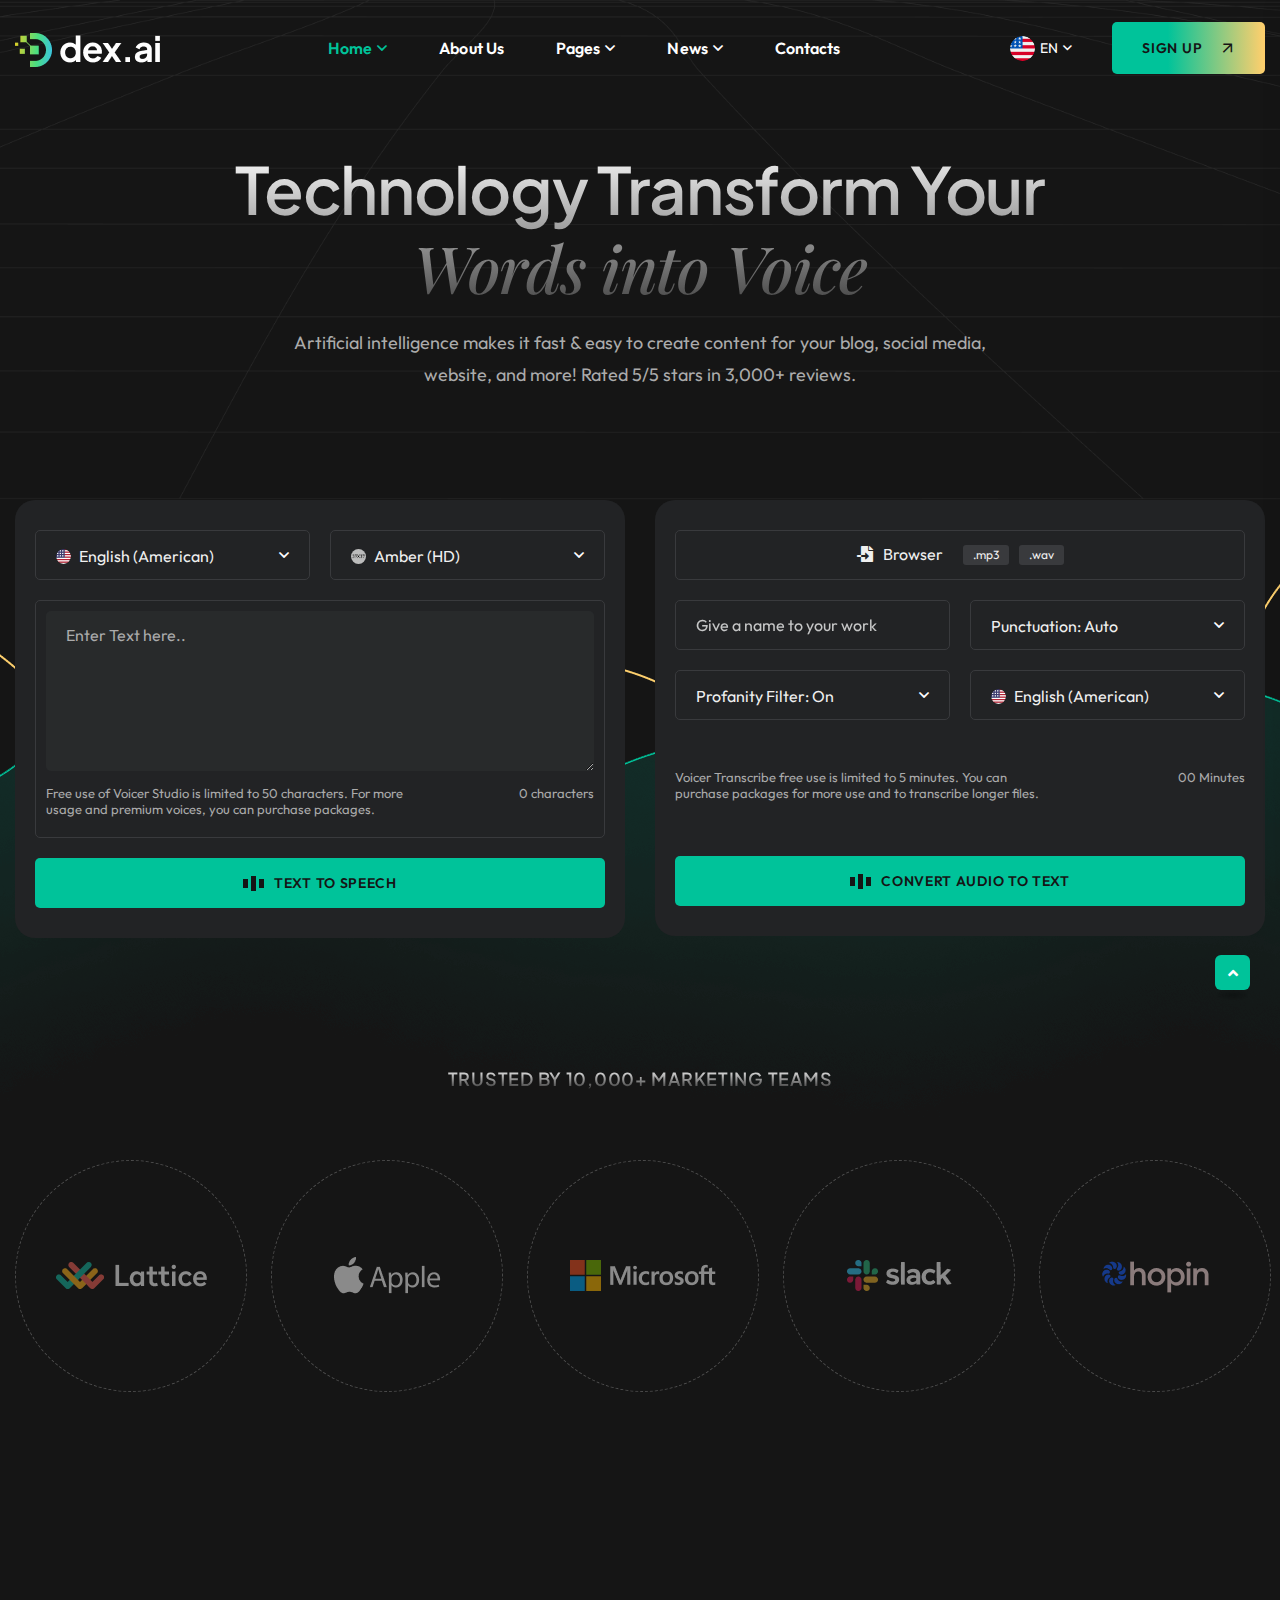
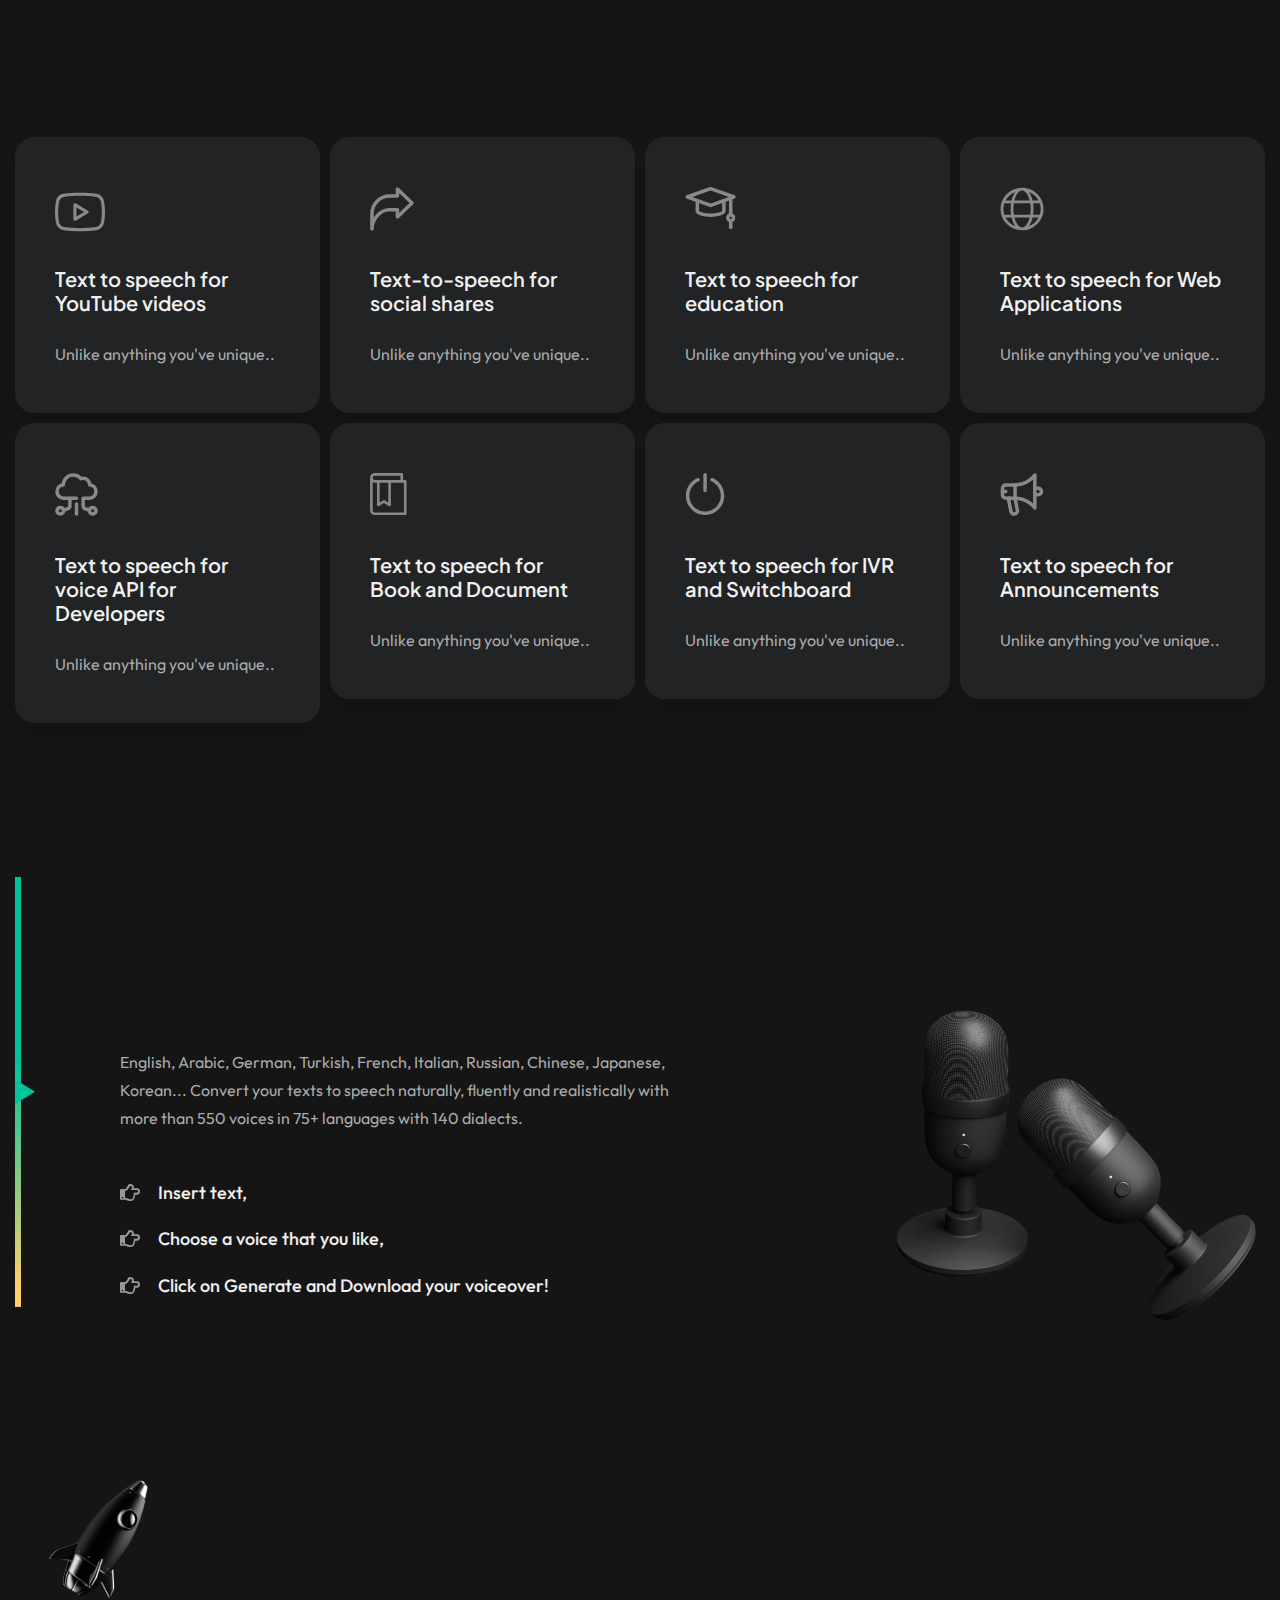
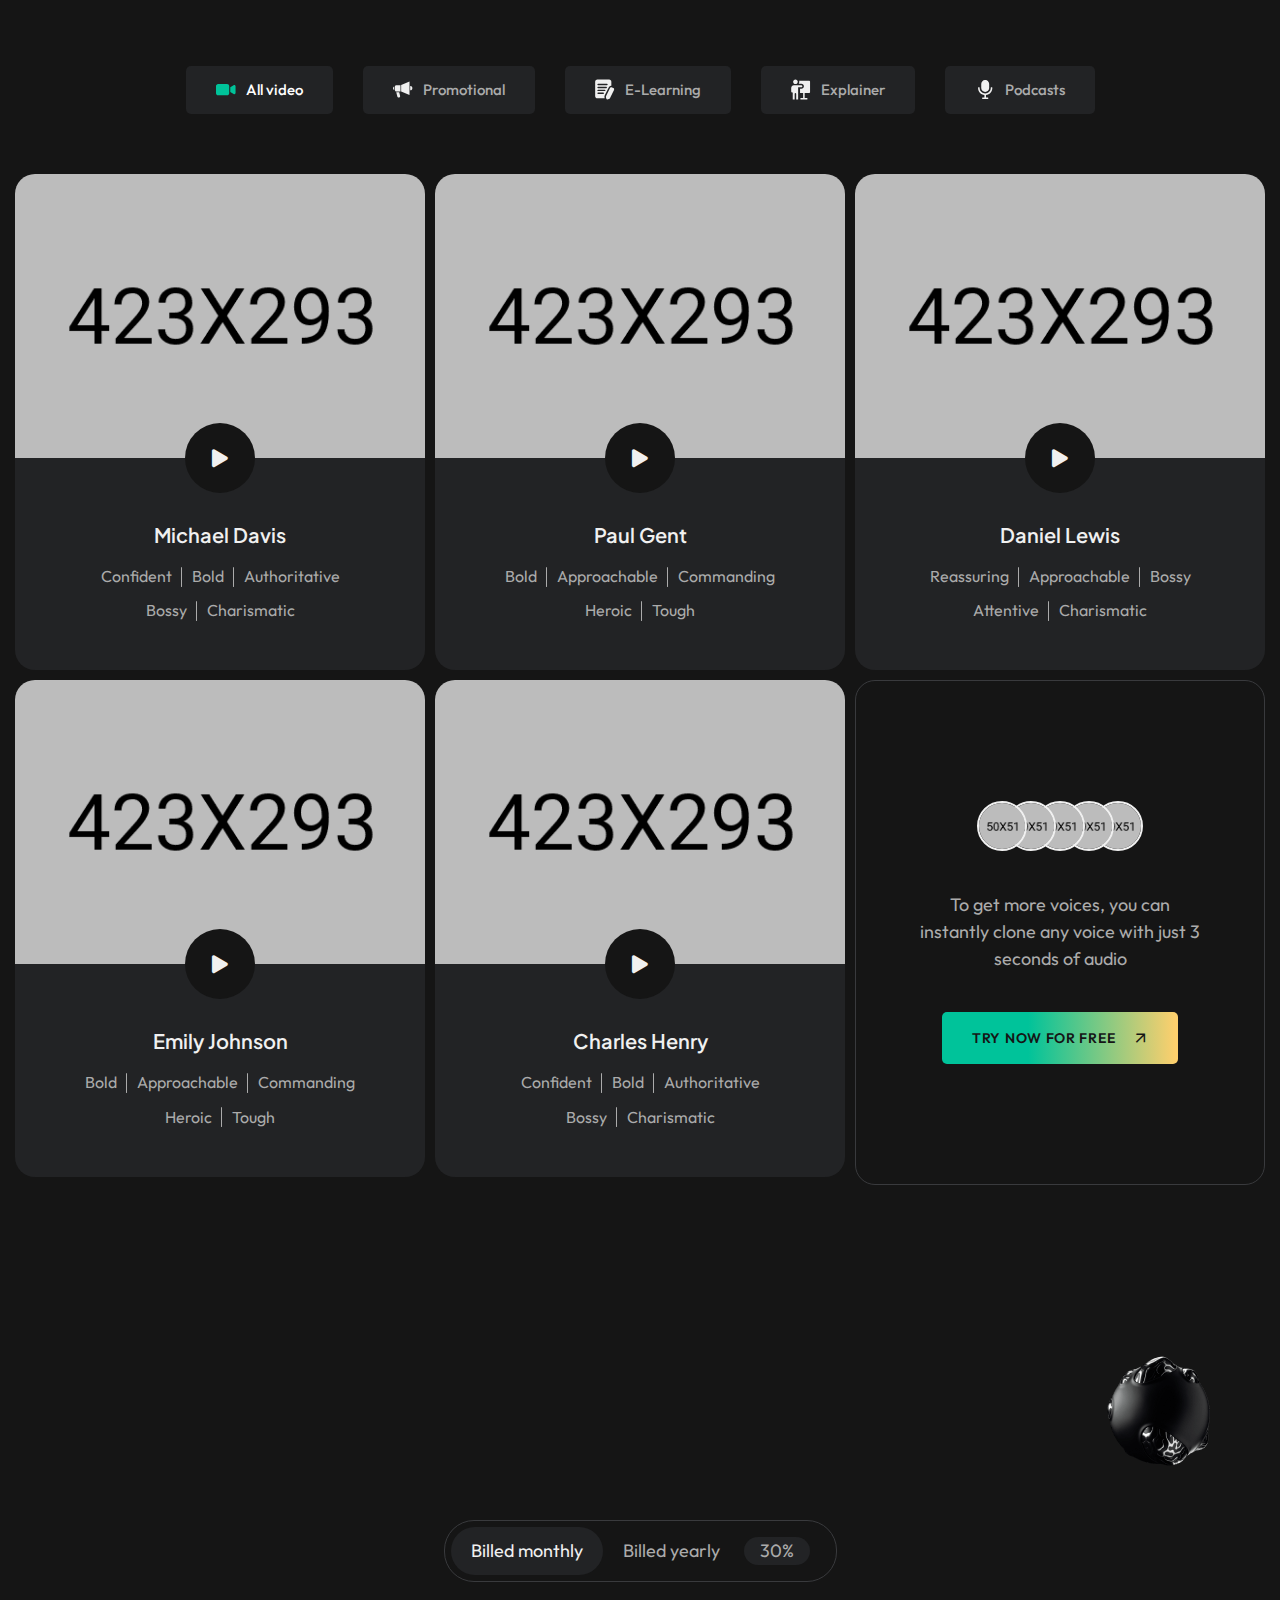
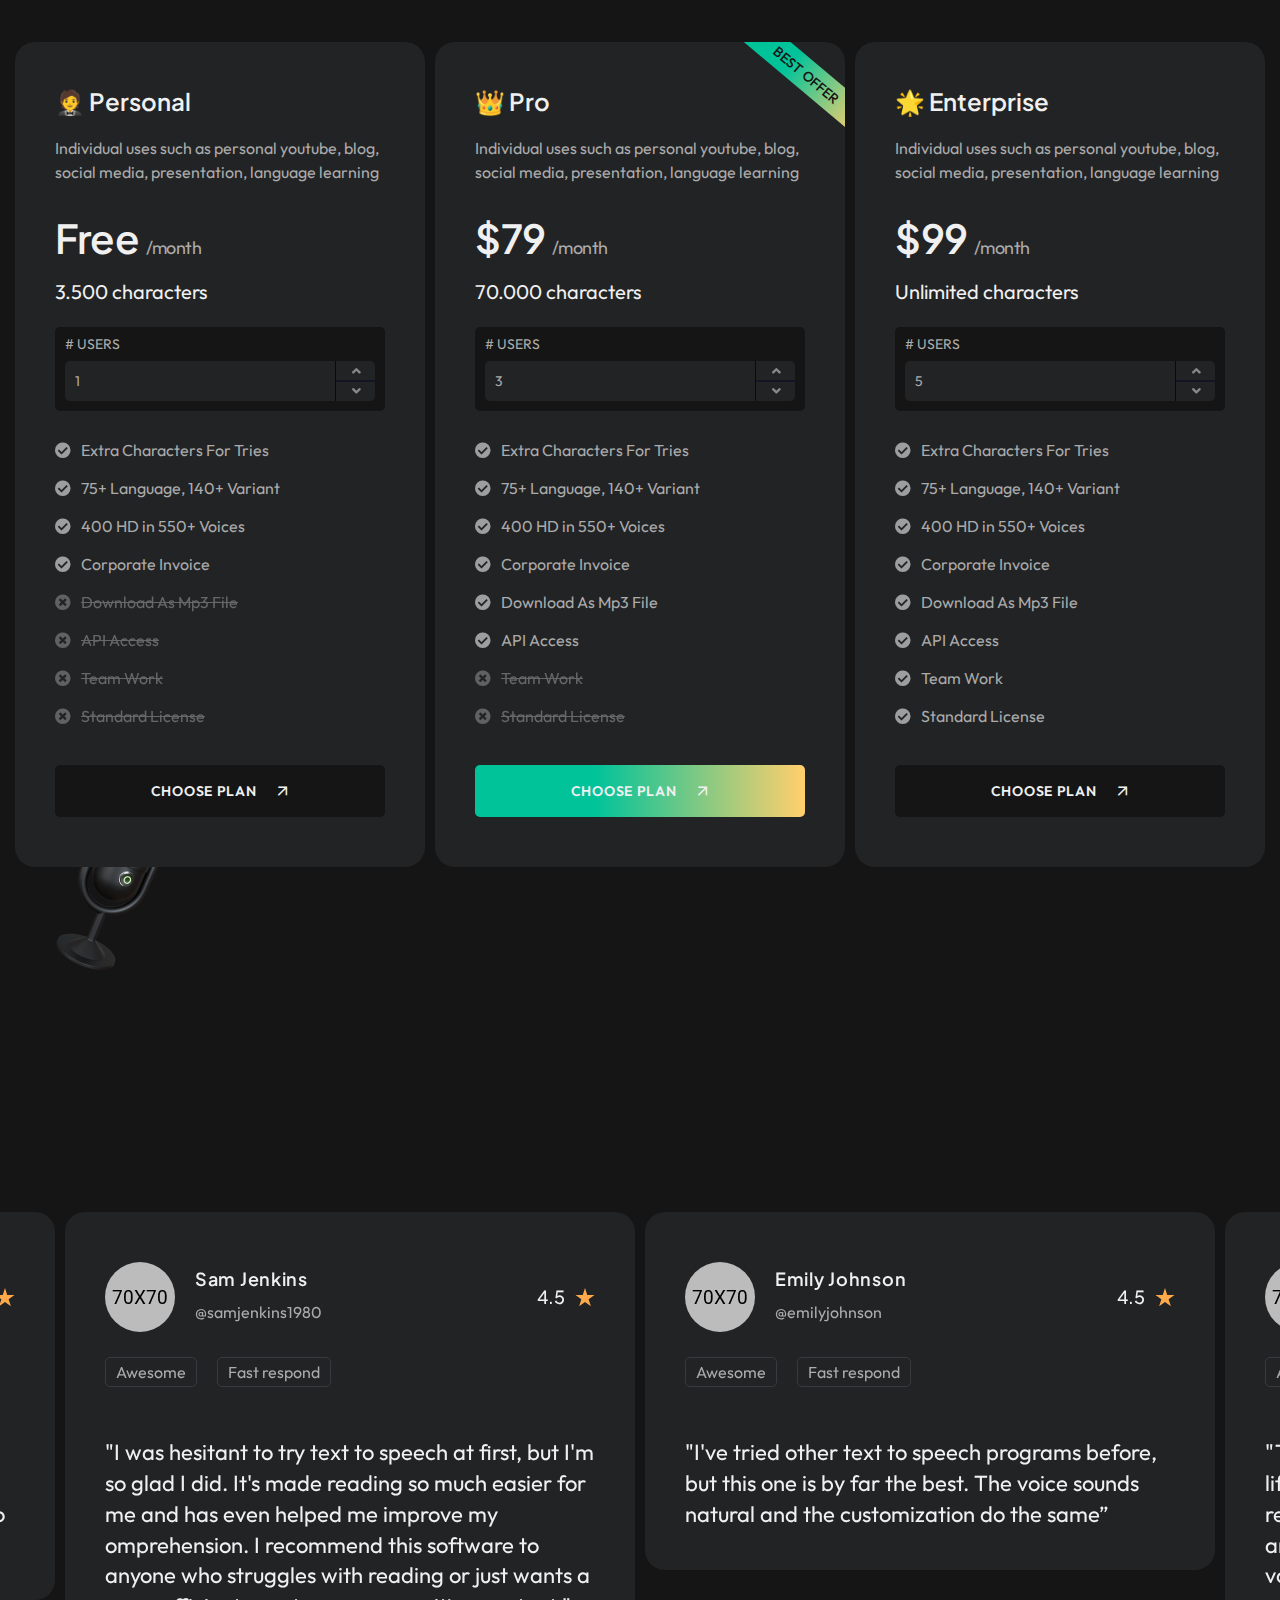
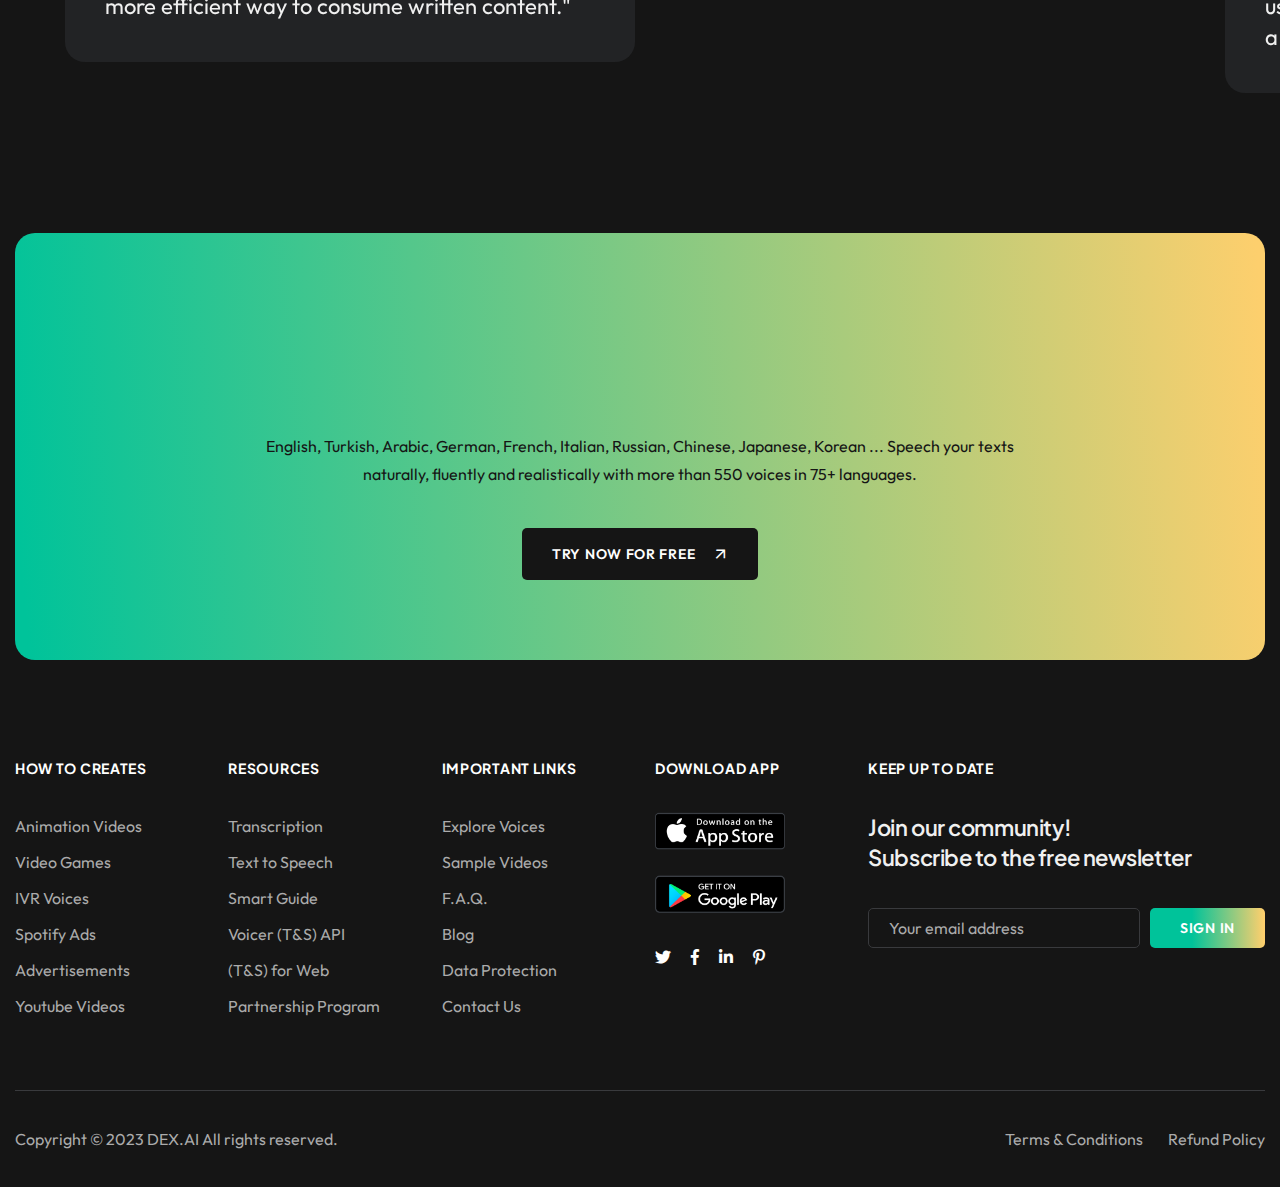
<file: index-3.html>
<!doctype html>
<html class="no-js" lang="en">
    <head>
        <meta charset="utf-8">
        <meta http-equiv="x-ua-compatible" content="ie=edge">
        <title>Dex.AI - AI Writer & Tech Startup Landing Page Template</title>
        <meta name="description" content="Dex.AI - AI Writer & Tech Startup Landing Page Template">
        <meta name="viewport" content="width=device-width, initial-scale=1">

		<link rel="shortcut icon" type="image/x-icon" href="assets/img/favicon.png">
        <!-- Place favicon.ico in the root directory -->

        <!-- CSS here -->
        <link rel="stylesheet" href="assets/css/bootstrap.min.css">
        <link rel="stylesheet" href="assets/css/animate.min.css">
        <link rel="stylesheet" href="assets/css/magnific-popup.css">
        <link rel="stylesheet" href="assets/css/fontawesome-all.min.css">
        <link rel="stylesheet" href="assets/css/odometer.css">
        <link rel="stylesheet" href="assets/css/slick.css">
        <link rel="stylesheet" href="assets/css/select2.min.css">
        <link rel="stylesheet" href="assets/css/animatedheadline.css">
        <link rel="stylesheet" href="assets/css/aos.css">
        <link rel="stylesheet" href="assets/css/default.css">
        <link rel="stylesheet" href="assets/css/style.css">
        <link rel="stylesheet" href="assets/css/responsive.css">
    </head>
    <body>

        <!-- Preloader -->
        <div id="preloader">
            <div class="spinner">
                <div class="rect1"></div>
                <div class="rect2"></div>
                <div class="rect3"></div>
                <div class="rect4"></div>
                <div class="rect5"></div>
            </div>
        </div>
        <!-- Preloader -->

		<!-- Scroll-top -->
        <button class="scroll-top scroll-top-two scroll-to-target" data-target="html">
            <i class="fas fa-angle-up"></i>
        </button>
        <!-- Scroll-top-end-->

        <!-- header-area -->
        <header>
            <div id="sticky-header" class="menu-area menu-area-three transparent-header">
                <div class="container custom-container">
                    <div class="row">
                        <div class="col-12">
                            <div class="mobile-nav-toggler"><i class="fas fa-bars"></i></div>
                            <div class="menu-wrap">
                                <nav class="menu-nav">
                                    <div class="logo">
                                        <a href="index.html"><img src="assets/img/logo/logo03.png" alt="Logo"></a>
                                    </div>
                                    <div class="navbar-wrap main-menu d-none d-lg-flex">
                                        <ul class="navigation">
                                            <li class="active menu-item-has-children tg-mega-menu-has-children"><a href="#">Home</a>
                                                <div class="tg-mega-menu-wrap black-bg black-bg-two">
                                                    <div class="row row-cols-1 row-cols-lg-4 row-cols-xl-4">
                                                        <div class="col">
                                                            <div class="mega-menu-item">
                                                                <div class="mega-menu-thumb">
                                                                    <a href="index.html"><img src="assets/img/images/home_img01.jpg" alt=""></a>
                                                                </div>
                                                                <div class="mega-menu-content">
                                                                    <h4 class="title"><a href="index.html">01: Ai Content Writer</a></h4>
                                                                </div>
                                                            </div>
                                                        </div>
                                                        <div class="col">
                                                            <div class="mega-menu-item">
                                                                <div class="mega-menu-thumb">
                                                                    <a href="index-2.html"><img src="assets/img/images/home_img02.jpg" alt=""></a>
                                                                </div>
                                                                <div class="mega-menu-content">
                                                                    <h4 class="title"><a href="index-2.html">02: Text to Video Ai</a></h4>
                                                                </div>
                                                            </div>
                                                        </div>
                                                        <div class="col">
                                                            <div class="mega-menu-item active">
                                                                <div class="mega-menu-thumb">
                                                                    <a href="index-3.html"><img src="assets/img/images/home_img03.jpg" alt=""></a>
                                                                </div>
                                                                <div class="mega-menu-content">
                                                                    <h4 class="title"><a href="index-3.html">03:Text to Speech Ai</a></h4>
                                                                </div>
                                                            </div>
                                                        </div>
                                                        <div class="col">
                                                            <div class="mega-menu-item">
                                                                <div class="mega-menu-thumb">
                                                                    <img src="assets/img/images/coming_soon.jpg" alt="">
                                                                </div>
                                                                <div class="mega-menu-content">
                                                                    <h4 class="title">04: Coming Soon</h4>
                                                                </div>
                                                            </div>
                                                        </div>
                                                    </div>
                                                </div>
                                            </li>
                                            <li><a href="about.html">About Us</a></li>
                                            <li class="menu-item-has-children"><a href="#">Pages</a>
                                                <ul class="sub-menu">
                                                    <li><a href="work.html">How It Work</a></li>
                                                    <li><a href="faq.html">Faq Page</a></li>
                                                    <li><a href="help.html">Help Center</a></li>
                                                    <li><a href="job.html">Job Page</a></li>
                                                    <li><a href="job-details.html">Job Details</a></li>
                                                    <li><a href="login.html">Login Page</a></li>
                                                    <li><a href="error.html">404 Error Page</a></li>
                                                </ul>
                                            </li>
                                            <li class="menu-item-has-children"><a href="#">News</a>
                                                <ul class="sub-menu">
                                                    <li><a href="blog.html">Our Blog</a></li>
                                                    <li><a href="blog-details.html">Blog Details</a></li>
                                                </ul>
                                            </li>
                                            <li><a href="contact.html">contacts</a></li>
                                        </ul>
                                    </div>
                                    <div class="header-action d-none d-md-block">
                                        <ul class="list-wrap">
                                            <li class="header-lang">
                                                <div class="dropdown">
                                                    <button class="dropdown-toggle" type="button" id="dropdownMenuButton1" data-bs-toggle="dropdown" aria-haspopup="true" aria-expanded="false">
                                                        <img src="assets/img/icon/united-states02.png" alt="">EN
                                                    </button>
                                                    <div class="dropdown-menu" aria-labelledby="dropdownMenuButton1">
                                                        <a class="dropdown-item" href="index.html"><img src="assets/img/icon/russia02.png" alt="">RUS</a>
                                                        <a class="dropdown-item" href="index.html"><img src="assets/img/icon/india02.png" alt="">IND</a>
                                                        <a class="dropdown-item" href="index.html"><img src="assets/img/icon/bangladesh02.png" alt="">BAN</a>
                                                    </div>
                                                </div>
                                            </li>
                                            <li class="header-btn"><a href="login.html" class="gradient-btn gradient-btn-four">sign up</a></li>
                                        </ul>
                                    </div>
                                </nav>
                            </div>

                            <!-- Mobile Menu  -->
                            <div class="mobile-menu">
                                <nav class="menu-box">
                                    <div class="close-btn"><i class="fas fa-times"></i></div>
                                    <div class="nav-logo">
                                        <a href="index.html"><img src="assets/img/logo/logo03.png" alt="Logo"></a>
                                    </div>
                                    <div class="menu-outer">
                                        <!--Here Menu Will Come Automatically Via Javascript / Same Menu as in Header-->
                                    </div>
                                    <div class="social-links">
                                        <ul class="clearfix list-wrap">
                                            <li><a href="#"><i class="fab fa-facebook-f"></i></a></li>
                                            <li><a href="#"><i class="fab fa-twitter"></i></a></li>
                                            <li><a href="#"><i class="fab fa-instagram"></i></a></li>
                                            <li><a href="#"><i class="fab fa-linkedin-in"></i></a></li>
                                            <li><a href="#"><i class="fab fa-youtube"></i></a></li>
                                        </ul>
                                    </div>
                                </nav>
                            </div>
                            <div class="menu-backdrop"></div>
                            <!-- End Mobile Menu -->

                        </div>
                    </div>
                </div>
            </div>
        </header>
        <!-- header-area-end -->

        <!-- main-area -->
        <main class="main-content-two fix">

            <!-- banner-area -->
            <section class="banner-area-three">
                <div class="banner-shape" data-background="assets/img/banner/h3_banner_shape.png"></div>
                <div class="container">
                    <div class="row justify-content-center">
                        <div class="col-xl-9 col-lg-10">
                            <div class="banner-content-three text-center">
                                <h2 class="title wow fadeInUp" data-wow-delay=".2s">Technology Transform Your <span>Words into Voice</span></h2>
                                <p class="wow fadeInUp" data-wow-delay=".4s">Artificial intelligence makes it fast & easy to create content for your blog, social media, website, and more! Rated 5/5 stars in 3,000+ reviews.</p>
                            </div>
                        </div>
                    </div>
                </div>
            </section>
            <!-- banner-area-end -->

            <!-- speech-area -->
            <section class="speech-area">
                <div class="container">
                    <div class="row justify-content-center">
                        <div class="col-lg-6 col-md-10">
                            <div class="speech-item">
                                <form action="#" class="engine-form">
                                    <div class="row">
                                        <div class="col-md-6">
                                            <div class="lang-ordering">
                                                <select id="id_select2_example" style="width: 100%;">
                                                    <option data-img_src="assets/img/images/flag01.png">English (American)</option>
                                                    <option data-img_src="assets/img/images/flag02.png">English (British)</option>
                                                    <option data-img_src="assets/img/images/flag03.png">Bengali (Bangladesh)</option>
                                                    <option data-img_src="assets/img/images/flag04.png">English (Canada)</option>
                                                    <option data-img_src="assets/img/images/flag05.png">Zulu (South Africa)</option>
                                                    <option data-img_src="assets/img/images/flag06.png">Hindi (India)</option>
                                                </select>
                                            </div>
                                        </div>
                                        <div class="col-md-6">
                                            <div class="voice-ordering">
                                                <select id="id_select2_example_two" style="width: 100%;">
                                                    <option data-img_src="assets/img/images/s_voice_img01.png">Amber (HD)</option>
                                                    <option data-img_src="assets/img/images/s_voice_img02.png">Brandon (HD)</option>
                                                    <option data-img_src="assets/img/images/s_voice_img03.png">Tony (HD)</option>
                                                    <option data-img_src="assets/img/images/s_voice_img04.png">Michael (HD)</option>
                                                    <option data-img_src="assets/img/images/s_voice_img05.png">Sara (HD)</option>
                                                    <option data-img_src="assets/img/images/s_voice_img06.png">Prabhat (HD)</option>
                                                </select>
                                            </div>
                                        </div>
                                    </div>
                                    <div class="form-grp">
                                        <textarea name="dirtyContent" id="dirtyContent" placeholder="Enter Text here.."></textarea>
                                        <div class="form-content">
                                            <span>Free use of Voicer Studio is limited to 50 characters. For more <br> usage and premium voices, you can purchase packages.</span>
                                            <span id="maxLenghtCounter" class="badge-default">0 characters</span>
                                        </div>
                                    </div>
                                    <button type="submit" class="speech-btn">
                                        <span></span>
                                        <span></span>
                                        <span></span>
                                        text to speech
                                    </button>
                                    <div class="hidden-btn-wrap">
                                        <div class="hidden-btn-inner">
                                            <button type="submit"><i class="fas fa-play"></i>listen</button>
                                            <button type="submit" class="download"><i class="fas fa-download"></i>Download</button>
                                        </div>
                                    </div>
                                </form>
                            </div>
                        </div>
                        <div class="col-lg-6 col-md-10">
                            <div class="speech-item">
                                <div class="browser-upload">
                                    <input type="file">
                                    <h6 class="title"><i class="fas fa-file-import"></i>Browser</h6>
                                    <span>.mp3</span>
                                    <span>.wav</span>
                                </div>
                                <form action="#" class="engine-form-two">
                                    <div class="row">
                                        <div class="col-md-6">
                                            <div class="form-grp">
                                                <input type="text" placeholder="Give a name to your work">
                                            </div>
                                        </div>
                                        <div class="col-md-6">
                                            <div class="form-grp">
                                                <select id="punctuation-select2" style="width: 100%;">
                                                    <option value="1">Punctuation: Auto</option>
                                                    <option value="2">Punctuation: Off</option>
                                                    <option value="3">Punctuation: On</option>
                                                </select>
                                            </div>
                                        </div>
                                        <div class="col-md-6">
                                            <div class="form-grp">
                                                <select id="profanity-select2" style="width: 100%;">
                                                    <option value="1">Profanity Filter: On</option>
                                                    <option value="2">Profanity Filter: Off</option>
                                                </select>
                                            </div>
                                        </div>
                                        <div class="col-md-6">
                                            <div class="form-grp">
                                                <select id="id_select2_example_three" style="width: 100%;">
                                                    <option data-img_src="assets/img/images/flag01.png">English (American)</option>
                                                    <option data-img_src="assets/img/images/flag02.png">English (British)</option>
                                                    <option data-img_src="assets/img/images/flag03.png">Bengali (Bangladesh)</option>
                                                    <option data-img_src="assets/img/images/flag04.png">English (Canada)</option>
                                                    <option data-img_src="assets/img/images/flag05.png">Zulu (South Africa)</option>
                                                    <option data-img_src="assets/img/images/flag06.png">Hindi (India)</option>
                                                </select>
                                            </div>
                                        </div>
                                    </div>
                                    <div class="form-content">
                                        <span>Voicer Transcribe free use is limited to 5 minutes. You can <br> purchase packages for more use and to transcribe longer files.</span>
                                        <span class="badge-default" id="infos">00 Minutes</span>
                                    </div>
                                    <button type="submit">
                                        <span></span>
                                        <span></span>
                                        <span></span>
                                        Convert audio to text
                                    </button>
                                </form>
                            </div>
                        </div>
                    </div>
                </div>
                <div class="speech-shape-wrap">
                    <div class="shape-one" data-background="assets/img/images/speech_shape01.png"></div>
                    <div class="shape-two" data-background="assets/img/images/speech_shape02.png"></div>
                </div>
            </section>
            <!-- speech-area-end -->

            <!-- brand-area -->
            <section class="brand-aera-three">
                <div class="container-fluid p-0">
                    <div class="brand-wrap-three">
                        <h6 class="title">Trusted by 10,000+ marketing teams</h6>
                        <div class="row g-0 brand-active-four">
                            <div class="col-12">
                                <div class="brand-item-three">
                                    <img src="assets/img/brand/brand_img01.png" alt="">
                                </div>
                            </div>
                            <div class="col-12">
                                <div class="brand-item-three">
                                    <img src="assets/img/brand/brand_img02.png" alt="">
                                </div>
                            </div>
                            <div class="col-12">
                                <div class="brand-item-three">
                                    <img src="assets/img/brand/brand_img03.png" alt="">
                                </div>
                            </div>
                            <div class="col-12">
                                <div class="brand-item-three">
                                    <img src="assets/img/brand/brand_img04.png" alt="">
                                </div>
                            </div>
                            <div class="col-12">
                                <div class="brand-item-three">
                                    <img src="assets/img/brand/brand_img05.png" alt="">
                                </div>
                            </div>
                            <div class="col-12">
                                <div class="brand-item-three">
                                    <img src="assets/img/brand/brand_img06.png" alt="">
                                </div>
                            </div>
                            <div class="col-12">
                                <div class="brand-item-three">
                                    <img src="assets/img/brand/brand_img07.png" alt="">
                                </div>
                            </div>
                            <div class="col-12">
                                <div class="brand-item-three">
                                    <img src="assets/img/brand/brand_img08.png" alt="">
                                </div>
                            </div>
                        </div>
                    </div>
                </div>
            </section>
            <!-- brand-area-end -->

            <!-- services-area -->
            <section class="services-area-two pt-130 pb-120">
                <div class="container">
                    <div class="row justify-content-center">
                        <div class="col-xl-9 col-lg-10">
                            <div class="section-title-three text-center mb-70 title-animation">
                                <h2 class="title">Engage your Audience With our <span>Voice Solutions</span></h2>
                            </div>
                        </div>
                    </div>
                    <div class="row justify-content-center">
                        <div class="col-xl-3 col-lg-4 col-md-6">
                            <div class="services-item-two">
                                <div class="services-item-overlay"></div>
                                <div class="services-icon-two">
                                    <img src="assets/img/icon/services_icon01.svg" alt="">
                                </div>
                                <div class="services-content-two">
                                    <h2 class="title"><a href="work.html">Text to speech for YouTube videos</a></h2>
                                    <p>Unlike anything you've unique..</p>
                                </div>
                            </div>
                        </div>
                        <div class="col-xl-3 col-lg-4 col-md-6">
                            <div class="services-item-two">
                                <div class="services-item-overlay"></div>
                                <div class="services-icon-two">
                                    <img src="assets/img/icon/services_icon02.svg" alt="">
                                </div>
                                <div class="services-content-two">
                                    <h2 class="title"><a href="work.html">Text-to-speech for social shares</a></h2>
                                    <p>Unlike anything you've unique..</p>
                                </div>
                            </div>
                        </div>
                        <div class="col-xl-3 col-lg-4 col-md-6">
                            <div class="services-item-two">
                                <div class="services-item-overlay"></div>
                                <div class="services-icon-two">
                                    <img src="assets/img/icon/services_icon03.svg" alt="">
                                </div>
                                <div class="services-content-two">
                                    <h2 class="title"><a href="work.html">Text to speech for education</a></h2>
                                    <p>Unlike anything you've unique..</p>
                                </div>
                            </div>
                        </div>
                        <div class="col-xl-3 col-lg-4 col-md-6">
                            <div class="services-item-two">
                                <div class="services-item-overlay"></div>
                                <div class="services-icon-two">
                                    <img src="assets/img/icon/services_icon04.svg" alt="">
                                </div>
                                <div class="services-content-two">
                                    <h2 class="title"><a href="work.html">Text to speech for Web Applications</a></h2>
                                    <p>Unlike anything you've unique..</p>
                                </div>
                            </div>
                        </div>
                        <div class="col-xl-3 col-lg-4 col-md-6">
                            <div class="services-item-two">
                                <div class="services-item-overlay"></div>
                                <div class="services-icon-two">
                                    <img src="assets/img/icon/services_icon05.svg" alt="">
                                </div>
                                <div class="services-content-two">
                                    <h2 class="title"><a href="work.html">Text to speech for voice API for Developers</a></h2>
                                    <p>Unlike anything you've unique..</p>
                                </div>
                            </div>
                        </div>
                        <div class="col-xl-3 col-lg-4 col-md-6">
                            <div class="services-item-two">
                                <div class="services-item-overlay"></div>
                                <div class="services-icon-two">
                                    <img src="assets/img/icon/services_icon06.svg" alt="">
                                </div>
                                <div class="services-content-two">
                                    <h2 class="title"><a href="work.html">Text to speech for Book and Document</a></h2>
                                    <p>Unlike anything you've unique..</p>
                                </div>
                            </div>
                        </div>
                        <div class="col-xl-3 col-lg-4 col-md-6">
                            <div class="services-item-two">
                                <div class="services-item-overlay"></div>
                                <div class="services-icon-two">
                                    <img src="assets/img/icon/services_icon07.svg" alt="">
                                </div>
                                <div class="services-content-two">
                                    <h2 class="title"><a href="work.html">Text to speech for IVR and Switchboard</a></h2>
                                    <p>Unlike anything you've unique..</p>
                                </div>
                            </div>
                        </div>
                        <div class="col-xl-3 col-lg-4 col-md-6">
                            <div class="services-item-two">
                                <div class="services-item-overlay"></div>
                                <div class="services-icon-two">
                                    <img src="assets/img/icon/services_icon08.svg" alt="">
                                </div>
                                <div class="services-content-two">
                                    <h2 class="title"><a href="work.html">Text to speech for Announcements</a></h2>
                                    <p>Unlike anything you've unique..</p>
                                </div>
                            </div>
                        </div>
                    </div>
                </div>
                <div class="services-shape-two">
                    <img src="assets/img/images/h3_services_shape.png" alt="" class="wow fadeInRight" data-wow-delay=".2s">
                </div>
            </section>
            <!-- services-area-end -->

            <!-- about-area -->
            <section class="about-area-two">
                <div class="container">
                    <div class="row">
                        <div class="col-lg-12">
                            <div class="about-content-wrap">
                                <div class="section-title-three mb-50 title-animation">
                                    <h2 class="title">Mastering Content and Voiceover Creation <span>in 3 Simple Steps</span></h2>
                                </div>
                                <div class="row">
                                    <div class="col-lg-6">
                                        <div class="about-content-two">
                                            <p>English, Arabic, German, Turkish, French, Italian, Russian, Chinese, Japanese, Korean... Convert your texts to speech naturally, fluently and realistically with more than 550 voices in 75+ languages with 140 dialects.</p>
                                            <ul class="list-wrap">
                                                <li><i class="far fa-hand-point-right"></i>Insert text,</li>
                                                <li><i class="far fa-hand-point-right"></i>Choose a voice that you like,</li>
                                                <li><i class="far fa-hand-point-right"></i>Click on Generate and Download your voiceover!</li>
                                            </ul>
                                        </div>
                                    </div>
                                    <div class="col-lg-6">
                                        <div class="about-img-two">
                                            <img src="assets/img/images/h3_about_img.png" alt="">
                                        </div>
                                    </div>
                                </div>
                            </div>
                        </div>
                    </div>
                </div>
            </section>
            <!-- about-area-end -->

            <!-- voices-area -->
            <section class="vioces-area pt-130 pb-120">
                <div class="container">
                    <div class="row justify-content-center">
                        <div class="col-xl-9 col-lg-10">
                            <div class="section-title-three text-center mb-60 title-animation">
                                <h2 class="title">Check Out Voiceovers Created <span>using DEX.AI</span></h2>
                            </div>
                        </div>
                    </div>
                    <div class="vioces-tab-wrap">
                        <div class="row">
                            <div class="col-lg-12">
                                <ul class="nav nav-tabs" id="myTab" role="tablist">
                                    <li class="nav-item" role="presentation">
                                        <button class="nav-link active" id="all-tab" data-bs-toggle="tab" data-bs-target="#all-tab-pane" type="button" role="tab" aria-controls="all-tab-pane" aria-selected="true">
                                            <svg viewBox="0 0 32 19" fill="none" xmlns="http://www.w3.org/2000/svg">
                                                <path fill-rule="evenodd" clip-rule="evenodd" d="M3.42428 0.506836H17.7035C19.5869 0.506836 21.1278 2.01352 21.1278 3.93112V15.471C21.1278 17.3543 19.5869 18.8952 17.7035 18.8952H3.42428C1.54093 18.8952 0 17.3543 0 15.471V3.93112C0 2.04776 1.54093 0.506836 3.42428 0.506836ZM28.1817 2.63079C28.3529 2.52806 28.5584 2.42534 28.7639 2.39109C30.0993 2.08291 31.2978 3.11019 31.2978 4.37718V14.9582C31.2978 15.3349 31.1951 15.6773 31.0239 15.9855C30.4418 16.9785 29.209 17.321 28.216 16.7388L22.8398 13.657V5.71265L28.1817 2.63079Z" fill="currentcolor" />
                                            </svg>
                                            All video
                                        </button>
                                    </li>
                                    <li class="nav-item" role="presentation">
                                        <button class="nav-link" id="promotional-tab" data-bs-toggle="tab" data-bs-target="#promotional-tab-pane" type="button" role="tab" aria-controls="promotional-tab-pane" aria-selected="false">
                                            <svg viewBox="0 0 25 21" fill="none" xmlns="http://www.w3.org/2000/svg">
                                            <path d="M0.0489729 8.85878C0.0384534 9.8127 0.601978 10.6712 1.45816 11.0057V6.91777C1.45816 6.85895 1.48632 6.77074 1.48632 6.71191C0.624366 7.0437 0.0510768 7.90001 0.0489729 8.85878Z" fill="currentcolor"/>
                                            <path d="M7.74293 13.9189H4.05078L5.43181 19.1539C5.63632 19.9528 6.3304 20.508 7.12287 20.5067C7.68672 20.5137 8.2202 20.2408 8.56027 19.7715C8.90364 19.325 9.00954 18.7286 8.84209 18.1834L7.74293 13.9189Z" fill="currentcolor"/>
                                            <path d="M1.48633 6.6827H1.51449V6.65332C1.51449 6.6827 1.51449 6.6827 1.48633 6.6827Z" fill="currentcolor"/>
                                            <path d="M21.6942 6.27051H21.4688V11.5643H21.6942C23.0952 11.5643 24.2308 10.3792 24.2308 8.91741C24.2308 7.45557 23.0951 6.27051 21.6942 6.27051Z" fill="currentcolor"/>
                                            <path d="M2.30371 6.91814V11.0943C2.33419 12.1758 3.18342 13.0358 4.22021 13.0354H9.34977V5.09473H4.22021C3.20559 5.09473 2.30371 5.8594 2.30371 6.91814Z" fill="currentcolor"/>
                                            <path d="M10.1953 13.153L20.6235 17.5057V0.506836L10.1953 4.8595V13.153Z" fill="currentcolor"/>
                                            </svg>
                                            Promotional
                                        </button>
                                    </li>
                                    <li class="nav-item" role="presentation">
                                        <button class="nav-link" id="learning-tab" data-bs-toggle="tab" data-bs-target="#learning-tab-pane" type="button" role="tab" aria-controls="learning-tab-pane" aria-selected="false">
                                            <svg viewBox="0 0 20 21" fill="none" xmlns="http://www.w3.org/2000/svg">
                                                <path d="M13.7127 8.42495C14.058 7.73002 14.6565 7.20756 15.4008 6.95539C15.7122 6.84959 16.0332 6.80901 16.3527 6.80756V2.68075C16.3527 1.4822 15.3618 0.506836 14.1441 0.506836H2.36486C1.14718 0.506836 0.15625 1.4822 0.15625 2.68075V17.1735C0.15625 18.3721 1.14718 19.3474 2.36486 19.3474H9.68935L9.60984 19.1199C9.28959 18.2003 9.35217 17.2177 9.78432 16.3489L13.7127 8.42495ZM3.10107 4.85466H11.9355C12.3426 4.85466 12.6717 5.1793 12.6717 5.5793C12.6717 5.9793 12.3426 6.30394 11.9355 6.30394H3.10107C2.69394 6.30394 2.36486 5.9793 2.36486 5.5793C2.36486 5.1793 2.69394 4.85466 3.10107 4.85466ZM3.10107 7.75321H11.1993C11.6064 7.75321 11.9355 8.07785 11.9355 8.47785C11.9355 8.87785 11.6064 9.20249 11.1993 9.20249H3.10107C2.69394 9.20249 2.36486 8.87785 2.36486 8.47785C2.36486 8.07785 2.69394 7.75321 3.10107 7.75321ZM8.25449 14.9996H3.10107C2.69394 14.9996 2.36486 14.675 2.36486 14.275C2.36486 13.875 2.69394 13.5503 3.10107 13.5503H8.25449C8.66161 13.5503 8.9907 13.875 8.9907 14.275C8.9907 14.675 8.66161 14.9996 8.25449 14.9996ZM3.10107 12.101C2.69394 12.101 2.36486 11.7764 2.36486 11.3764C2.36486 10.9764 2.69394 10.6518 3.10107 10.6518H9.7269C10.134 10.6518 10.4631 10.9764 10.4631 11.3764C10.4631 11.7764 10.134 12.101 9.7269 12.101H3.10107ZM19.006 10.967L15.0762 18.8938C14.8163 19.4163 14.3665 19.8076 13.8092 19.996L12.417 20.467C12.3382 20.4938 12.2565 20.5068 12.1777 20.5068C11.8722 20.5068 11.5866 20.3184 11.482 20.0177L11.0027 18.6474C10.8106 18.0967 10.8481 17.5068 11.1073 16.9858L15.0371 9.06046C15.2087 8.71263 15.509 8.45176 15.8808 8.32568C16.2519 8.19959 16.6516 8.22278 17.005 8.39379L18.3287 9.0293C18.6821 9.19886 18.9471 9.49452 19.0752 9.86046C19.2033 10.2264 19.179 10.6192 19.006 10.967Z" fill="currentcolor" />
                                            </svg>
                                            E-Learning
                                        </button>
                                    </li>
                                    <li class="nav-item" role="presentation">
                                        <button class="nav-link" id="explainer-tab" data-bs-toggle="tab" data-bs-target="#explainer-tab-pane" type="button" role="tab" aria-controls="explainer-tab-pane" aria-selected="false">
                                            <svg viewBox="0 0 20 21" fill="none" xmlns="http://www.w3.org/2000/svg">
                                            <path d="M4.43659 5.1222C5.71108 5.1222 6.74427 4.08901 6.74427 2.81452C6.74427 1.54002 5.71108 0.506836 4.43659 0.506836C3.16209 0.506836 2.12891 1.54002 2.12891 2.81452C2.12891 4.08901 3.16209 5.1222 4.43659 5.1222Z" fill="currentcolor"/>
                                            <path d="M16.3584 18.9678H13.6661V13.9678H18.2815C18.7061 13.9678 19.0507 13.6232 19.0507 13.1986V2.42938C19.0507 2.00477 18.7061 1.66016 18.2815 1.66016H8.1042C8.2192 2.02439 8.28151 2.41208 8.28151 2.814C8.28151 3.51476 8.08997 4.17053 7.76074 4.73706H10.3969C11.7753 4.73706 12.8969 5.8586 12.8969 7.23705C12.8969 8.61551 11.7753 9.73704 10.3969 9.73704H9.05074V13.9678H12.1276V18.9678H9.43535V20.5062H16.3584V18.9678Z" fill="currentcolor"/>
                                            <path d="M7.12812 20.5061V8.19846H10.3973C10.9612 8.19846 11.4116 7.71308 11.3535 7.13769C11.3035 6.63693 10.8454 6.27539 10.3423 6.27539H2.89737C1.41046 6.27539 0.205078 7.48077 0.205078 8.96768V12.5665C0.205078 13.0696 0.566999 13.5277 1.06738 13.578C1.32315 13.6038 1.55815 13.5254 1.74353 13.3846V20.5061H3.6666V14.7369C3.6666 14.3123 4.01121 13.9677 4.43583 13.9677C4.86044 13.9677 5.20505 14.3123 5.20505 14.7369V20.5061H7.12812Z" fill="currentcolor"/>
                                            </svg>
                                            Explainer
                                        </button>
                                    </li>
                                    <li class="nav-item" role="presentation">
                                        <button class="nav-link" id="podcasts-tab" data-bs-toggle="tab" data-bs-target="#podcasts-tab-pane" type="button" role="tab" aria-controls="podcasts-tab-pane" aria-selected="false">
                                            <svg viewBox="0 0 21 21" fill="none" xmlns="http://www.w3.org/2000/svg">
                                                <g clip-path="url(#iconOne)">
                                                    <path d="M18.209 8.84017C18.209 8.61916 18.1212 8.40719 17.9649 8.25091C17.8086 8.09463 17.5967 8.00684 17.3757 8.00684C17.1546 8.00684 16.9427 8.09463 16.7864 8.25091C16.6301 8.40719 16.5423 8.61916 16.5423 8.84017C16.5423 10.3873 15.9277 11.871 14.8338 12.965C13.7398 14.0589 12.2561 14.6735 10.709 14.6735C9.16189 14.6735 7.67816 14.0589 6.58419 12.965C5.49023 11.871 4.87565 10.3873 4.87565 8.84017C4.87565 8.61916 4.78785 8.40719 4.63157 8.25091C4.47529 8.09463 4.26333 8.00684 4.04232 8.00684C3.8213 8.00684 3.60934 8.09463 3.45306 8.25091C3.29678 8.40719 3.20898 8.61916 3.20898 8.84017C3.21148 10.684 3.89236 12.4625 5.12184 13.8366C6.35132 15.2107 8.04343 16.0843 9.87565 16.291V18.8402H8.20898C7.98797 18.8402 7.77601 18.928 7.61973 19.0842C7.46345 19.2405 7.37565 19.4525 7.37565 19.6735C7.37565 19.8945 7.46345 20.1065 7.61973 20.2628C7.77601 20.419 7.98797 20.5068 8.20898 20.5068H13.209C13.43 20.5068 13.642 20.419 13.7982 20.2628C13.9545 20.1065 14.0423 19.8945 14.0423 19.6735C14.0423 19.4525 13.9545 19.2405 13.7982 19.0842C13.642 18.928 13.43 18.8402 13.209 18.8402H11.5423V16.291C13.3745 16.0843 15.0666 15.2107 16.2961 13.8366C17.5256 12.4625 18.2065 10.684 18.209 8.84017Z" fill="currentcolor" />
                                                    <path d="M10.7096 13.0068C11.8143 13.0055 12.8733 12.5661 13.6545 11.785C14.4356 11.0039 14.875 9.94483 14.8763 8.84017V4.6735C14.8763 3.56843 14.4373 2.50863 13.6559 1.72722C12.8745 0.945823 11.8147 0.506836 10.7096 0.506836C9.60457 0.506836 8.54476 0.945823 7.76336 1.72722C6.98196 2.50863 6.54297 3.56843 6.54297 4.6735V8.84017C6.54429 9.94483 6.9837 11.0039 7.76482 11.785C8.54593 12.5661 9.60497 13.0055 10.7096 13.0068Z" fill="currentcolor" />
                                                </g>
                                                <defs>
                                                    <clipPath id="iconOne">
                                                        <rect width="20" height="20" fill="white" transform="translate(0.708984 0.506836)" />
                                                    </clipPath>
                                                </defs>
                                            </svg>
                                            Podcasts
                                        </button>
                                    </li>
                                </ul>
                                <div class="tab-content" id="myTabContent">
                                    <div class="tab-pane fade show active" id="all-tab-pane" role="tabpanel" aria-labelledby="all-tab" tabindex="0">
                                        <div class="row justify-content-center">
                                            <div class="col-lg-4 col-md-6 col-sm-10">
                                                <div class="vioces-item">
                                                    <div class="vioces-thumb">
                                                        <img src="assets/img/images/voice_img01.jpg" alt="">
                                                    </div>
                                                    <div class="vioces-content">
                                                        <a href="http://www.youtube.com/watch?v=1iIZeIy7TqM" class="play-btn popup-video"><i class="fas fa-play"></i></a>
                                                        <h2 class="title">Michael Davis</h2>
                                                        <ul class="list-wrap">
                                                            <li><a href="#">Confident</a></li>
                                                            <li><a href="#">Bold</a></li>
                                                            <li><a href="#">Authoritative</a></li>
                                                            <li><a href="#">Bossy</a></li>
                                                            <li><a href="#">Charismatic</a></li>
                                                        </ul>
                                                    </div>
                                                </div>
                                            </div>
                                            <div class="col-lg-4 col-md-6 col-sm-10">
                                                <div class="vioces-item">
                                                    <div class="vioces-thumb">
                                                        <img src="assets/img/images/voice_img02.jpg" alt="">
                                                    </div>
                                                    <div class="vioces-content">
                                                        <a href="http://www.youtube.com/watch?v=1iIZeIy7TqM" class="play-btn popup-video"><i class="fas fa-play"></i></a>
                                                        <h2 class="title">Paul Gent</h2>
                                                        <ul class="list-wrap">
                                                            <li><a href="#">Bold</a></li>
                                                            <li><a href="#">Approachable</a></li>
                                                            <li><a href="#">Commanding</a></li>
                                                            <li><a href="#">Heroic</a></li>
                                                            <li><a href="#">Tough</a></li>
                                                        </ul>
                                                    </div>
                                                </div>
                                            </div>
                                            <div class="col-lg-4 col-md-6 col-sm-10">
                                                <div class="vioces-item">
                                                    <div class="vioces-thumb">
                                                        <img src="assets/img/images/voice_img03.jpg" alt="">
                                                    </div>
                                                    <div class="vioces-content">
                                                        <a href="http://www.youtube.com/watch?v=1iIZeIy7TqM" class="play-btn popup-video"><i class="fas fa-play"></i></a>
                                                        <h2 class="title">Daniel Lewis</h2>
                                                        <ul class="list-wrap">
                                                            <li><a href="#">Reassuring</a></li>
                                                            <li><a href="#">Approachable</a></li>
                                                            <li><a href="#">Bossy</a></li>
                                                            <li><a href="#">Attentive</a></li>
                                                            <li><a href="#">Charismatic</a></li>
                                                        </ul>
                                                    </div>
                                                </div>
                                            </div>
                                            <div class="col-lg-4 col-md-6 col-sm-10">
                                                <div class="vioces-item">
                                                    <div class="vioces-thumb">
                                                        <img src="assets/img/images/voice_img04.jpg" alt="">
                                                    </div>
                                                    <div class="vioces-content">
                                                        <a href="http://www.youtube.com/watch?v=1iIZeIy7TqM" class="play-btn popup-video"><i class="fas fa-play"></i></a>
                                                        <h2 class="title">Emily Johnson</h2>
                                                        <ul class="list-wrap">
                                                            <li><a href="#">Bold</a></li>
                                                            <li><a href="#">Approachable</a></li>
                                                            <li><a href="#">Commanding</a></li>
                                                            <li><a href="#">Heroic</a></li>
                                                            <li><a href="#">Tough</a></li>
                                                        </ul>
                                                    </div>
                                                </div>
                                            </div>
                                            <div class="col-lg-4 col-md-6 col-sm-10">
                                                <div class="vioces-item">
                                                    <div class="vioces-thumb">
                                                        <img src="assets/img/images/voice_img05.jpg" alt="">
                                                    </div>
                                                    <div class="vioces-content">
                                                        <a href="http://www.youtube.com/watch?v=1iIZeIy7TqM" class="play-btn popup-video"><i class="fas fa-play"></i></a>
                                                        <h2 class="title">Charles Henry</h2>
                                                        <ul class="list-wrap">
                                                            <li><a href="#">Confident</a></li>
                                                            <li><a href="#">Bold</a></li>
                                                            <li><a href="#">Authoritative</a></li>
                                                            <li><a href="#">Bossy</a></li>
                                                            <li><a href="#">Charismatic</a></li>
                                                        </ul>
                                                    </div>
                                                </div>
                                            </div>
                                            <div class="col-lg-4 col-md-6 col-sm-10">
                                                <div class="more-vioces-item">
                                                    <div class="more-vioces-thumb">
                                                        <ul class="list-wrap">
                                                            <li><img src="assets/img/images/m_voice_img01.png" alt=""></li>
                                                            <li><img src="assets/img/images/m_voice_img02.png" alt=""></li>
                                                            <li><img src="assets/img/images/m_voice_img03.png" alt=""></li>
                                                            <li><img src="assets/img/images/m_voice_img04.png" alt=""></li>
                                                            <li><img src="assets/img/images/m_voice_img05.png" alt=""></li>
                                                        </ul>
                                                    </div>
                                                    <div class="more-vioces-content">
                                                        <p>To get more voices, you can instantly clone any voice with just 3 seconds of audio</p>
                                                        <a href="login.html" class="gradient-btn gradient-btn-four">TRY NOW FOR FREE</a>
                                                    </div>
                                                </div>
                                            </div>
                                        </div>
                                    </div>
                                    <div class="tab-pane fade" id="promotional-tab-pane" role="tabpanel" aria-labelledby="promotional-tab" tabindex="0">
                                        <div class="row justify-content-center">
                                            <div class="col-lg-4 col-md-6 col-sm-10">
                                                <div class="vioces-item">
                                                    <div class="vioces-thumb">
                                                        <img src="assets/img/images/voice_img05.jpg" alt="">
                                                    </div>
                                                    <div class="vioces-content">
                                                        <a href="http://www.youtube.com/watch?v=1iIZeIy7TqM" class="play-btn popup-video"><i
                                                                class="fas fa-play"></i></a>
                                                        <h2 class="title">Charles Henry</h2>
                                                        <ul class="list-wrap">
                                                            <li><a href="#">Confident</a></li>
                                                            <li><a href="#">Bold</a></li>
                                                            <li><a href="#">Authoritative</a></li>
                                                            <li><a href="#">Bossy</a></li>
                                                            <li><a href="#">Charismatic</a></li>
                                                        </ul>
                                                    </div>
                                                </div>
                                            </div>
                                            <div class="col-lg-4 col-md-6 col-sm-10">
                                                <div class="vioces-item">
                                                    <div class="vioces-thumb">
                                                        <img src="assets/img/images/voice_img01.jpg" alt="">
                                                    </div>
                                                    <div class="vioces-content">
                                                        <a href="http://www.youtube.com/watch?v=1iIZeIy7TqM" class="play-btn popup-video"><i
                                                                class="fas fa-play"></i></a>
                                                        <h2 class="title">Michael Davis</h2>
                                                        <ul class="list-wrap">
                                                            <li><a href="#">Confident</a></li>
                                                            <li><a href="#">Bold</a></li>
                                                            <li><a href="#">Authoritative</a></li>
                                                            <li><a href="#">Bossy</a></li>
                                                            <li><a href="#">Charismatic</a></li>
                                                        </ul>
                                                    </div>
                                                </div>
                                            </div>
                                            <div class="col-lg-4 col-md-6 col-sm-10">
                                                <div class="vioces-item">
                                                    <div class="vioces-thumb">
                                                        <img src="assets/img/images/voice_img02.jpg" alt="">
                                                    </div>
                                                    <div class="vioces-content">
                                                        <a href="http://www.youtube.com/watch?v=1iIZeIy7TqM" class="play-btn popup-video"><i
                                                                class="fas fa-play"></i></a>
                                                        <h2 class="title">Paul Gent</h2>
                                                        <ul class="list-wrap">
                                                            <li><a href="#">Bold</a></li>
                                                            <li><a href="#">Approachable</a></li>
                                                            <li><a href="#">Commanding</a></li>
                                                            <li><a href="#">Heroic</a></li>
                                                            <li><a href="#">Tough</a></li>
                                                        </ul>
                                                    </div>
                                                </div>
                                            </div>
                                            <div class="col-lg-4 col-md-6 col-sm-10">
                                                <div class="vioces-item">
                                                    <div class="vioces-thumb">
                                                        <img src="assets/img/images/voice_img03.jpg" alt="">
                                                    </div>
                                                    <div class="vioces-content">
                                                        <a href="http://www.youtube.com/watch?v=1iIZeIy7TqM" class="play-btn popup-video"><i
                                                                class="fas fa-play"></i></a>
                                                        <h2 class="title">Daniel Lewis</h2>
                                                        <ul class="list-wrap">
                                                            <li><a href="#">Reassuring</a></li>
                                                            <li><a href="#">Approachable</a></li>
                                                            <li><a href="#">Bossy</a></li>
                                                            <li><a href="#">Attentive</a></li>
                                                            <li><a href="#">Charismatic</a></li>
                                                        </ul>
                                                    </div>
                                                </div>
                                            </div>
                                            <div class="col-lg-4 col-md-6 col-sm-10">
                                                <div class="vioces-item">
                                                    <div class="vioces-thumb">
                                                        <img src="assets/img/images/voice_img04.jpg" alt="">
                                                    </div>
                                                    <div class="vioces-content">
                                                        <a href="http://www.youtube.com/watch?v=1iIZeIy7TqM" class="play-btn popup-video"><i
                                                                class="fas fa-play"></i></a>
                                                        <h2 class="title">Emily Johnson</h2>
                                                        <ul class="list-wrap">
                                                            <li><a href="#">Bold</a></li>
                                                            <li><a href="#">Approachable</a></li>
                                                            <li><a href="#">Commanding</a></li>
                                                            <li><a href="#">Heroic</a></li>
                                                            <li><a href="#">Tough</a></li>
                                                        </ul>
                                                    </div>
                                                </div>
                                            </div>
                                            <div class="col-lg-4 col-md-6 col-sm-10">
                                                <div class="more-vioces-item">
                                                    <div class="more-vioces-thumb">
                                                        <ul class="list-wrap">
                                                            <li><img src="assets/img/images/m_voice_img01.png" alt=""></li>
                                                            <li><img src="assets/img/images/m_voice_img02.png" alt=""></li>
                                                            <li><img src="assets/img/images/m_voice_img03.png" alt=""></li>
                                                            <li><img src="assets/img/images/m_voice_img04.png" alt=""></li>
                                                            <li><img src="assets/img/images/m_voice_img05.png" alt=""></li>
                                                        </ul>
                                                    </div>
                                                    <div class="more-vioces-content">
                                                        <p>To get more voices, you can instantly clone any voice with just 3 seconds of audio</p>
                                                        <a href="contact.html" class="gradient-btn gradient-btn-four">TRY NOW FOR FREE</a>
                                                    </div>
                                                </div>
                                            </div>
                                        </div>
                                    </div>
                                    <div class="tab-pane fade" id="learning-tab-pane" role="tabpanel" aria-labelledby="learning-tab" tabindex="0">
                                        <div class="row justify-content-center">
                                            <div class="col-lg-4 col-md-6 col-sm-10">
                                                <div class="vioces-item">
                                                    <div class="vioces-thumb">
                                                        <img src="assets/img/images/voice_img02.jpg" alt="">
                                                    </div>
                                                    <div class="vioces-content">
                                                        <a href="http://www.youtube.com/watch?v=1iIZeIy7TqM" class="play-btn popup-video"><i
                                                                class="fas fa-play"></i></a>
                                                        <h2 class="title">Paul Gent</h2>
                                                        <ul class="list-wrap">
                                                            <li><a href="#">Bold</a></li>
                                                            <li><a href="#">Approachable</a></li>
                                                            <li><a href="#">Commanding</a></li>
                                                            <li><a href="#">Heroic</a></li>
                                                            <li><a href="#">Tough</a></li>
                                                        </ul>
                                                    </div>
                                                </div>
                                            </div>
                                            <div class="col-lg-4 col-md-6 col-sm-10">
                                                <div class="vioces-item">
                                                    <div class="vioces-thumb">
                                                        <img src="assets/img/images/voice_img05.jpg" alt="">
                                                    </div>
                                                    <div class="vioces-content">
                                                        <a href="http://www.youtube.com/watch?v=1iIZeIy7TqM" class="play-btn popup-video"><i
                                                                class="fas fa-play"></i></a>
                                                        <h2 class="title">Charles Henry</h2>
                                                        <ul class="list-wrap">
                                                            <li><a href="#">Confident</a></li>
                                                            <li><a href="#">Bold</a></li>
                                                            <li><a href="#">Authoritative</a></li>
                                                            <li><a href="#">Bossy</a></li>
                                                            <li><a href="#">Charismatic</a></li>
                                                        </ul>
                                                    </div>
                                                </div>
                                            </div>
                                            <div class="col-lg-4 col-md-6 col-sm-10">
                                                <div class="vioces-item">
                                                    <div class="vioces-thumb">
                                                        <img src="assets/img/images/voice_img01.jpg" alt="">
                                                    </div>
                                                    <div class="vioces-content">
                                                        <a href="http://www.youtube.com/watch?v=1iIZeIy7TqM" class="play-btn popup-video"><i
                                                                class="fas fa-play"></i></a>
                                                        <h2 class="title">Michael Davis</h2>
                                                        <ul class="list-wrap">
                                                            <li><a href="#">Confident</a></li>
                                                            <li><a href="#">Bold</a></li>
                                                            <li><a href="#">Authoritative</a></li>
                                                            <li><a href="#">Bossy</a></li>
                                                            <li><a href="#">Charismatic</a></li>
                                                        </ul>
                                                    </div>
                                                </div>
                                            </div>
                                            <div class="col-lg-4 col-md-6 col-sm-10">
                                                <div class="vioces-item">
                                                    <div class="vioces-thumb">
                                                        <img src="assets/img/images/voice_img03.jpg" alt="">
                                                    </div>
                                                    <div class="vioces-content">
                                                        <a href="http://www.youtube.com/watch?v=1iIZeIy7TqM" class="play-btn popup-video"><i
                                                                class="fas fa-play"></i></a>
                                                        <h2 class="title">Daniel Lewis</h2>
                                                        <ul class="list-wrap">
                                                            <li><a href="#">Reassuring</a></li>
                                                            <li><a href="#">Approachable</a></li>
                                                            <li><a href="#">Bossy</a></li>
                                                            <li><a href="#">Attentive</a></li>
                                                            <li><a href="#">Charismatic</a></li>
                                                        </ul>
                                                    </div>
                                                </div>
                                            </div>
                                            <div class="col-lg-4 col-md-6 col-sm-10">
                                                <div class="vioces-item">
                                                    <div class="vioces-thumb">
                                                        <img src="assets/img/images/voice_img04.jpg" alt="">
                                                    </div>
                                                    <div class="vioces-content">
                                                        <a href="http://www.youtube.com/watch?v=1iIZeIy7TqM" class="play-btn popup-video"><i
                                                                class="fas fa-play"></i></a>
                                                        <h2 class="title">Emily Johnson</h2>
                                                        <ul class="list-wrap">
                                                            <li><a href="#">Bold</a></li>
                                                            <li><a href="#">Approachable</a></li>
                                                            <li><a href="#">Commanding</a></li>
                                                            <li><a href="#">Heroic</a></li>
                                                            <li><a href="#">Tough</a></li>
                                                        </ul>
                                                    </div>
                                                </div>
                                            </div>
                                            <div class="col-lg-4 col-md-6 col-sm-10">
                                                <div class="more-vioces-item">
                                                    <div class="more-vioces-thumb">
                                                        <ul class="list-wrap">
                                                            <li><img src="assets/img/images/m_voice_img01.png" alt=""></li>
                                                            <li><img src="assets/img/images/m_voice_img02.png" alt=""></li>
                                                            <li><img src="assets/img/images/m_voice_img03.png" alt=""></li>
                                                            <li><img src="assets/img/images/m_voice_img04.png" alt=""></li>
                                                            <li><img src="assets/img/images/m_voice_img05.png" alt=""></li>
                                                        </ul>
                                                    </div>
                                                    <div class="more-vioces-content">
                                                        <p>To get more voices, you can instantly clone any voice with just 3 seconds of audio</p>
                                                        <a href="contact.html" class="gradient-btn gradient-btn-four">TRY NOW FOR FREE</a>
                                                    </div>
                                                </div>
                                            </div>
                                        </div>
                                    </div>
                                    <div class="tab-pane fade" id="explainer-tab-pane" role="tabpanel" aria-labelledby="explainer-tab" tabindex="0">
                                        <div class="row justify-content-center">
                                            <div class="col-lg-4 col-md-6 col-sm-10">
                                                <div class="vioces-item">
                                                    <div class="vioces-thumb">
                                                        <img src="assets/img/images/voice_img03.jpg" alt="">
                                                    </div>
                                                    <div class="vioces-content">
                                                        <a href="http://www.youtube.com/watch?v=1iIZeIy7TqM" class="play-btn popup-video"><i
                                                                class="fas fa-play"></i></a>
                                                        <h2 class="title">Daniel Lewis</h2>
                                                        <ul class="list-wrap">
                                                            <li><a href="#">Reassuring</a></li>
                                                            <li><a href="#">Approachable</a></li>
                                                            <li><a href="#">Bossy</a></li>
                                                            <li><a href="#">Attentive</a></li>
                                                            <li><a href="#">Charismatic</a></li>
                                                        </ul>
                                                    </div>
                                                </div>
                                            </div>
                                            <div class="col-lg-4 col-md-6 col-sm-10">
                                                <div class="vioces-item">
                                                    <div class="vioces-thumb">
                                                        <img src="assets/img/images/voice_img02.jpg" alt="">
                                                    </div>
                                                    <div class="vioces-content">
                                                        <a href="http://www.youtube.com/watch?v=1iIZeIy7TqM" class="play-btn popup-video"><i
                                                                class="fas fa-play"></i></a>
                                                        <h2 class="title">Paul Gent</h2>
                                                        <ul class="list-wrap">
                                                            <li><a href="#">Bold</a></li>
                                                            <li><a href="#">Approachable</a></li>
                                                            <li><a href="#">Commanding</a></li>
                                                            <li><a href="#">Heroic</a></li>
                                                            <li><a href="#">Tough</a></li>
                                                        </ul>
                                                    </div>
                                                </div>
                                            </div>
                                            <div class="col-lg-4 col-md-6 col-sm-10">
                                                <div class="vioces-item">
                                                    <div class="vioces-thumb">
                                                        <img src="assets/img/images/voice_img05.jpg" alt="">
                                                    </div>
                                                    <div class="vioces-content">
                                                        <a href="http://www.youtube.com/watch?v=1iIZeIy7TqM" class="play-btn popup-video"><i
                                                                class="fas fa-play"></i></a>
                                                        <h2 class="title">Charles Henry</h2>
                                                        <ul class="list-wrap">
                                                            <li><a href="#">Confident</a></li>
                                                            <li><a href="#">Bold</a></li>
                                                            <li><a href="#">Authoritative</a></li>
                                                            <li><a href="#">Bossy</a></li>
                                                            <li><a href="#">Charismatic</a></li>
                                                        </ul>
                                                    </div>
                                                </div>
                                            </div>
                                            <div class="col-lg-4 col-md-6 col-sm-10">
                                                <div class="vioces-item">
                                                    <div class="vioces-thumb">
                                                        <img src="assets/img/images/voice_img01.jpg" alt="">
                                                    </div>
                                                    <div class="vioces-content">
                                                        <a href="http://www.youtube.com/watch?v=1iIZeIy7TqM" class="play-btn popup-video"><i
                                                                class="fas fa-play"></i></a>
                                                        <h2 class="title">Michael Davis</h2>
                                                        <ul class="list-wrap">
                                                            <li><a href="#">Confident</a></li>
                                                            <li><a href="#">Bold</a></li>
                                                            <li><a href="#">Authoritative</a></li>
                                                            <li><a href="#">Bossy</a></li>
                                                            <li><a href="#">Charismatic</a></li>
                                                        </ul>
                                                    </div>
                                                </div>
                                            </div>
                                            <div class="col-lg-4 col-md-6 col-sm-10">
                                                <div class="vioces-item">
                                                    <div class="vioces-thumb">
                                                        <img src="assets/img/images/voice_img04.jpg" alt="">
                                                    </div>
                                                    <div class="vioces-content">
                                                        <a href="http://www.youtube.com/watch?v=1iIZeIy7TqM" class="play-btn popup-video"><i
                                                                class="fas fa-play"></i></a>
                                                        <h2 class="title">Emily Johnson</h2>
                                                        <ul class="list-wrap">
                                                            <li><a href="#">Bold</a></li>
                                                            <li><a href="#">Approachable</a></li>
                                                            <li><a href="#">Commanding</a></li>
                                                            <li><a href="#">Heroic</a></li>
                                                            <li><a href="#">Tough</a></li>
                                                        </ul>
                                                    </div>
                                                </div>
                                            </div>
                                            <div class="col-lg-4 col-md-6 col-sm-10">
                                                <div class="more-vioces-item">
                                                    <div class="more-vioces-thumb">
                                                        <ul class="list-wrap">
                                                            <li><img src="assets/img/images/m_voice_img01.png" alt=""></li>
                                                            <li><img src="assets/img/images/m_voice_img02.png" alt=""></li>
                                                            <li><img src="assets/img/images/m_voice_img03.png" alt=""></li>
                                                            <li><img src="assets/img/images/m_voice_img04.png" alt=""></li>
                                                            <li><img src="assets/img/images/m_voice_img05.png" alt=""></li>
                                                        </ul>
                                                    </div>
                                                    <div class="more-vioces-content">
                                                        <p>To get more voices, you can instantly clone any voice with just 3 seconds of audio</p>
                                                        <a href="contact.html" class="gradient-btn gradient-btn-four">TRY NOW FOR FREE</a>
                                                    </div>
                                                </div>
                                            </div>
                                        </div>
                                    </div>
                                    <div class="tab-pane fade" id="podcasts-tab-pane" role="tabpanel" aria-labelledby="podcasts-tab" tabindex="0">
                                        <div class="row justify-content-center">
                                            <div class="col-lg-4 col-md-6 col-sm-10">
                                                <div class="vioces-item">
                                                    <div class="vioces-thumb">
                                                        <img src="assets/img/images/voice_img04.jpg" alt="">
                                                    </div>
                                                    <div class="vioces-content">
                                                        <a href="http://www.youtube.com/watch?v=1iIZeIy7TqM" class="play-btn popup-video"><i
                                                                class="fas fa-play"></i></a>
                                                        <h2 class="title">Emily Johnson</h2>
                                                        <ul class="list-wrap">
                                                            <li><a href="#">Bold</a></li>
                                                            <li><a href="#">Approachable</a></li>
                                                            <li><a href="#">Commanding</a></li>
                                                            <li><a href="#">Heroic</a></li>
                                                            <li><a href="#">Tough</a></li>
                                                        </ul>
                                                    </div>
                                                </div>
                                            </div>
                                            <div class="col-lg-4 col-md-6 col-sm-10">
                                                <div class="vioces-item">
                                                    <div class="vioces-thumb">
                                                        <img src="assets/img/images/voice_img03.jpg" alt="">
                                                    </div>
                                                    <div class="vioces-content">
                                                        <a href="http://www.youtube.com/watch?v=1iIZeIy7TqM" class="play-btn popup-video"><i
                                                                class="fas fa-play"></i></a>
                                                        <h2 class="title">Daniel Lewis</h2>
                                                        <ul class="list-wrap">
                                                            <li><a href="#">Reassuring</a></li>
                                                            <li><a href="#">Approachable</a></li>
                                                            <li><a href="#">Bossy</a></li>
                                                            <li><a href="#">Attentive</a></li>
                                                            <li><a href="#">Charismatic</a></li>
                                                        </ul>
                                                    </div>
                                                </div>
                                            </div>
                                            <div class="col-lg-4 col-md-6 col-sm-10">
                                                <div class="vioces-item">
                                                    <div class="vioces-thumb">
                                                        <img src="assets/img/images/voice_img02.jpg" alt="">
                                                    </div>
                                                    <div class="vioces-content">
                                                        <a href="http://www.youtube.com/watch?v=1iIZeIy7TqM" class="play-btn popup-video"><i
                                                                class="fas fa-play"></i></a>
                                                        <h2 class="title">Paul Gent</h2>
                                                        <ul class="list-wrap">
                                                            <li><a href="#">Bold</a></li>
                                                            <li><a href="#">Approachable</a></li>
                                                            <li><a href="#">Commanding</a></li>
                                                            <li><a href="#">Heroic</a></li>
                                                            <li><a href="#">Tough</a></li>
                                                        </ul>
                                                    </div>
                                                </div>
                                            </div>
                                            <div class="col-lg-4 col-md-6 col-sm-10">
                                                <div class="vioces-item">
                                                    <div class="vioces-thumb">
                                                        <img src="assets/img/images/voice_img05.jpg" alt="">
                                                    </div>
                                                    <div class="vioces-content">
                                                        <a href="http://www.youtube.com/watch?v=1iIZeIy7TqM" class="play-btn popup-video"><i
                                                                class="fas fa-play"></i></a>
                                                        <h2 class="title">Charles Henry</h2>
                                                        <ul class="list-wrap">
                                                            <li><a href="#">Confident</a></li>
                                                            <li><a href="#">Bold</a></li>
                                                            <li><a href="#">Authoritative</a></li>
                                                            <li><a href="#">Bossy</a></li>
                                                            <li><a href="#">Charismatic</a></li>
                                                        </ul>
                                                    </div>
                                                </div>
                                            </div>
                                            <div class="col-lg-4 col-md-6 col-sm-10">
                                                <div class="vioces-item">
                                                    <div class="vioces-thumb">
                                                        <img src="assets/img/images/voice_img01.jpg" alt="">
                                                    </div>
                                                    <div class="vioces-content">
                                                        <a href="http://www.youtube.com/watch?v=1iIZeIy7TqM" class="play-btn popup-video"><i
                                                                class="fas fa-play"></i></a>
                                                        <h2 class="title">Michael Davis</h2>
                                                        <ul class="list-wrap">
                                                            <li><a href="#">Confident</a></li>
                                                            <li><a href="#">Bold</a></li>
                                                            <li><a href="#">Authoritative</a></li>
                                                            <li><a href="#">Bossy</a></li>
                                                            <li><a href="#">Charismatic</a></li>
                                                        </ul>
                                                    </div>
                                                </div>
                                            </div>
                                            <div class="col-lg-4 col-md-6 col-sm-10">
                                                <div class="more-vioces-item">
                                                    <div class="more-vioces-thumb">
                                                        <ul class="list-wrap">
                                                            <li><img src="assets/img/images/m_voice_img01.png" alt=""></li>
                                                            <li><img src="assets/img/images/m_voice_img02.png" alt=""></li>
                                                            <li><img src="assets/img/images/m_voice_img03.png" alt=""></li>
                                                            <li><img src="assets/img/images/m_voice_img04.png" alt=""></li>
                                                            <li><img src="assets/img/images/m_voice_img05.png" alt=""></li>
                                                        </ul>
                                                    </div>
                                                    <div class="more-vioces-content">
                                                        <p>To get more voices, you can instantly clone any voice with just 3 seconds of audio</p>
                                                        <a href="contact.html" class="gradient-btn gradient-btn-four">TRY NOW FOR FREE</a>
                                                    </div>
                                                </div>
                                            </div>
                                        </div>
                                    </div>
                                </div>
                            </div>
                        </div>
                    </div>
                </div>
                <div class="vioces-shape">
                    <img src="assets/img/images/voice_shape.png" alt="" class="alltuchtopdown">
                </div>
            </section>
            <!-- voices-area-end -->

            <!-- pricing-area -->
            <section class="pricing-area-three">
                <div class="container">
                    <div class="row justify-content-center">
                        <div class="col-lg-8 col-md-10">
                            <div class="section-title-three text-center mb-60 title-animation">
                                <h2 class="title">Our Pricing We Provide a <span>flexible plan</span></h2>
                            </div>
                        </div>
                    </div>
                    <div class="pricing-item-wrap-three">
                        <div class="pricing-tab">
                            <ul class="nav nav-tabs" id="myTabTwo" role="tablist">
                                <li class="nav-item" role="presentation">
                                    <button class="nav-link active" id="monthly-tab" data-bs-toggle="tab" data-bs-target="#monthly-tab-pane" type="button" role="tab" aria-controls="monthly-tab-pane" aria-selected="true">Billed monthly</button>
                                </li>
                                <li class="nav-item" role="presentation">
                                    <button class="nav-link" id="yearly-tab" data-bs-toggle="tab" data-bs-target="#yearly-tab-pane" type="button" role="tab" aria-controls="yearly-tab-pane" aria-selected="false">Billed yearly <span>30%</span></button>
                                </li>
                            </ul>
                        </div>
                        <div class="tab-content" id="myTabContentTwo">
                            <div class="tab-pane show active" id="monthly-tab-pane" role="tabpanel" aria-labelledby="monthly-tab" tabindex="0">
                                <div class="row justify-content-center">
                                    <div class="col-lg-4 col-md-6 col-sm-10">
                                        <div class="pricing-item-three">
                                            <div class="pricing-top-content-two">
                                                <h2 class="pricing-plan">🤵 Personal</h2>
                                                <p>Individual uses such as personal youtube, blog, social media, presentation, language learning</p>
                                            </div>
                                            <div class="pricing-price">
                                                <h2 class="price">Free <span>/month</span></h2>
                                                <span class="character">3.500 characters</span>
                                            </div>
                                            <div class="user-wrap">
                                                <span># Users</span>
                                                <form action="#" class="num-block">
                                                    <input type="text" class="in-num" value="1" readonly="">
                                                    <div class="user-plus-minus">
                                                        <span class="plus"><i class="fas fa-angle-up"></i></span>
                                                        <span class="minus dis"><i class="fas fa-angle-down"></i></span>
                                                    </div>
                                                </form>
                                            </div>
                                            <div class="pricing-list">
                                                <ul class="list-wrap">
                                                    <li>Extra Characters For Tries</li>
                                                    <li>75+ Language, 140+ Variant</li>
                                                    <li>400 HD in 550+ Voices</li>
                                                    <li>Corporate Invoice</li>
                                                    <li class="delete">Download As Mp3 File</li>
                                                    <li class="delete">API Access</li>
                                                    <li class="delete">Team Work</li>
                                                    <li class="delete">Standard License</li>
                                                </ul>
                                            </div>
                                            <div class="pricing-btn">
                                                <a href="login.html" class="gradient-btn gradient-btn-four">choose plan</a>
                                            </div>
                                        </div>
                                    </div>
                                    <div class="col-lg-4 col-md-6 col-sm-10">
                                        <div class="pricing-item-three active">
                                            <span class="best-offer">BEST OFFER</span>
                                            <div class="pricing-top-content-two">
                                                <h2 class="pricing-plan">👑 Pro</h2>
                                                <p>Individual uses such as personal youtube, blog, social media, presentation, language learning</p>
                                            </div>
                                            <div class="pricing-price">
                                                <h2 class="price">$79 <span>/month</span></h2>
                                                <span class="character">70.000 characters</span>
                                            </div>
                                            <div class="user-wrap">
                                                <span># Users</span>
                                                <form action="#" class="num-block">
                                                    <input type="text" class="in-num" value="3" readonly="">
                                                    <div class="user-plus-minus">
                                                        <span class="plus"><i class="fas fa-angle-up"></i></span>
                                                        <span class="minus dis"><i class="fas fa-angle-down"></i></span>
                                                    </div>
                                                </form>
                                            </div>
                                            <div class="pricing-list">
                                                <ul class="list-wrap">
                                                    <li>Extra Characters For Tries</li>
                                                    <li>75+ Language, 140+ Variant</li>
                                                    <li>400 HD in 550+ Voices</li>
                                                    <li>Corporate Invoice</li>
                                                    <li>Download As Mp3 File</li>
                                                    <li>API Access</li>
                                                    <li class="delete">Team Work</li>
                                                    <li class="delete">Standard License</li>
                                                </ul>
                                            </div>
                                            <div class="pricing-btn">
                                                <a href="login.html" class="gradient-btn gradient-btn-four">choose plan</a>
                                            </div>
                                        </div>
                                    </div>
                                    <div class="col-lg-4 col-md-6 col-sm-10">
                                        <div class="pricing-item-three">
                                            <div class="pricing-top-content-two">
                                                <h2 class="pricing-plan">🌟 Enterprise</h2>
                                                <p>Individual uses such as personal youtube, blog, social media, presentation, language learning</p>
                                            </div>
                                            <div class="pricing-price">
                                                <h2 class="price">$99 <span>/month</span></h2>
                                                <span class="character">Unlimited characters</span>
                                            </div>
                                            <div class="user-wrap">
                                                <span># Users</span>
                                                <form action="#" class="num-block">
                                                    <input type="text" class="in-num" value="5" readonly="">
                                                    <div class="user-plus-minus">
                                                        <span class="plus"><i class="fas fa-angle-up"></i></span>
                                                        <span class="minus dis"><i class="fas fa-angle-down"></i></span>
                                                    </div>
                                                </form>
                                            </div>
                                            <div class="pricing-list">
                                                <ul class="list-wrap">
                                                    <li>Extra Characters For Tries</li>
                                                    <li>75+ Language, 140+ Variant</li>
                                                    <li>400 HD in 550+ Voices</li>
                                                    <li>Corporate Invoice</li>
                                                    <li>Download As Mp3 File</li>
                                                    <li>API Access</li>
                                                    <li>Team Work</li>
                                                    <li>Standard License</li>
                                                </ul>
                                            </div>
                                            <div class="pricing-btn">
                                                <a href="login.html" class="gradient-btn gradient-btn-four">choose plan</a>
                                            </div>
                                        </div>
                                    </div>
                                </div>
                            </div>
                            <div class="tab-pane" id="yearly-tab-pane" role="tabpanel" aria-labelledby="yearly-tab" tabindex="0">
                                <div class="row justify-content-center">
                                    <div class="col-lg-4 col-md-6 col-sm-10">
                                        <div class="pricing-item-three">
                                            <div class="pricing-top-content-two">
                                                <h2 class="pricing-plan">🤵 Personal</h2>
                                                <p>Individual uses such as personal youtube, blog, social media, presentation, language learning</p>
                                            </div>
                                            <div class="pricing-price">
                                                <h2 class="price">Free <span>/year</span></h2>
                                                <span class="character">3.500 characters</span>
                                            </div>
                                            <div class="user-wrap">
                                                <span># Users</span>
                                                <form action="#" class="num-block">
                                                    <input type="text" class="in-num" value="1" readonly="">
                                                    <div class="user-plus-minus">
                                                        <span class="plus"><i class="fas fa-angle-up"></i></span>
                                                        <span class="minus dis"><i class="fas fa-angle-down"></i></span>
                                                    </div>
                                                </form>
                                            </div>
                                            <div class="pricing-list">
                                                <ul class="list-wrap">
                                                    <li>Extra Characters For Tries</li>
                                                    <li>75+ Language, 140+ Variant</li>
                                                    <li>400 HD in 550+ Voices</li>
                                                    <li>Corporate Invoice</li>
                                                    <li class="delete">Download As Mp3 File</li>
                                                    <li class="delete">API Access</li>
                                                    <li class="delete">Team Work</li>
                                                    <li class="delete">Standard License</li>
                                                </ul>
                                            </div>
                                            <div class="pricing-btn">
                                                <a href="contact.html" class="gradient-btn gradient-btn-four">choose plane</a>
                                            </div>
                                        </div>
                                    </div>
                                    <div class="col-lg-4 col-md-6 col-sm-10">
                                        <div class="pricing-item-three active">
                                            <span class="best-offer">BEST OFFER</span>
                                            <div class="pricing-top-content-two">
                                                <h2 class="pricing-plan">👑 Pro</h2>
                                                <p>Individual uses such as personal youtube, blog, social media, presentation, language learning</p>
                                            </div>
                                            <div class="pricing-price">
                                                <h2 class="price">$779 <span>/year</span></h2>
                                                <span class="character">70.000 characters</span>
                                            </div>
                                            <div class="user-wrap">
                                                <span># Users</span>
                                                <form action="#" class="num-block">
                                                    <input type="text" class="in-num" value="3" readonly="">
                                                    <div class="user-plus-minus">
                                                        <span class="plus"><i class="fas fa-angle-up"></i></span>
                                                        <span class="minus dis"><i class="fas fa-angle-down"></i></span>
                                                    </div>
                                                </form>
                                            </div>
                                            <div class="pricing-list">
                                                <ul class="list-wrap">
                                                    <li>Extra Characters For Tries</li>
                                                    <li>75+ Language, 140+ Variant</li>
                                                    <li>400 HD in 550+ Voices</li>
                                                    <li>Corporate Invoice</li>
                                                    <li>Download As Mp3 File</li>
                                                    <li>API Access</li>
                                                    <li class="delete">Team Work</li>
                                                    <li class="delete">Standard License</li>
                                                </ul>
                                            </div>
                                            <div class="pricing-btn">
                                                <a href="contact.html" class="gradient-btn gradient-btn-four">choose plane</a>
                                            </div>
                                        </div>
                                    </div>
                                    <div class="col-lg-4 col-md-6 col-sm-10">
                                        <div class="pricing-item-three">
                                            <div class="pricing-top-content-two">
                                                <h2 class="pricing-plan">🌟 Enterprise</h2>
                                                <p>Individual uses such as personal youtube, blog, social media, presentation, language learning</p>
                                            </div>
                                            <div class="pricing-price">
                                                <h2 class="price">$999 <span>/year</span></h2>
                                                <span class="character">Unlimited characters</span>
                                            </div>
                                            <div class="user-wrap">
                                                <span># Users</span>
                                                <form action="#" class="num-block">
                                                    <input type="text" class="in-num" value="5" readonly="">
                                                    <div class="user-plus-minus">
                                                        <span class="plus"><i class="fas fa-angle-up"></i></span>
                                                        <span class="minus dis"><i class="fas fa-angle-down"></i></span>
                                                    </div>
                                                </form>
                                            </div>
                                            <div class="pricing-list">
                                                <ul class="list-wrap">
                                                    <li>Extra Characters For Tries</li>
                                                    <li>75+ Language, 140+ Variant</li>
                                                    <li>400 HD in 550+ Voices</li>
                                                    <li>Corporate Invoice</li>
                                                    <li>Download As Mp3 File</li>
                                                    <li>API Access</li>
                                                    <li>Team Work</li>
                                                    <li>Standard License</li>
                                                </ul>
                                            </div>
                                            <div class="pricing-btn">
                                                <a href="contact.html" class="gradient-btn gradient-btn-four">choose plane</a>
                                            </div>
                                        </div>
                                    </div>
                                </div>
                            </div>
                        </div>
                    </div>
                </div>
                <div class="pricing-shape-wrap-two">
                    <img src="assets/img/images/h3_pricing_shape01.png" alt="" class="rotateme">
                    <img src="assets/img/images/h3_pricing_shape02.png" alt="" class="alltuchtopdown">
                </div>
            </section>
            <!-- pricing-area-end -->

            <!-- testimonial-area -->
            <section class="testimonial-area-three">
                <div class="container">
                    <div class="row justify-content-center">
                        <div class="col-xl-6 col-lg-8 col-md-9">
                            <div class="section-title-three text-center mb-70 title-animation">
                                <h2 class="title">What Our Happy Users <span>say about us</span></h2>
                            </div>
                        </div>
                    </div>
                    <div class="row testimonial-active-three">
                        <div class="col-lg-6">
                            <div class="testimonial-item-three">
                                <div class="testimonial-top">
                                    <div class="testimonial-avatar">
                                        <div class="testi-avatar-img">
                                            <img src="assets/img/images/h3_testi_avatar01.png" alt="">
                                        </div>
                                        <div class="testi-avatar-info">
                                            <h2 class="title">Emily Johnson</h2>
                                            <span>@emilyjohnson</span>
                                        </div>
                                    </div>
                                    <div class="testimonial-rating">
                                        <span>4.5</span>
                                        <img src="assets/img/icon/star.svg" alt="">
                                    </div>
                                </div>
                                <div class="testimonial-tag">
                                    <ul class="list-wrap">
                                        <li><a href="help.html">Awesome</a></li>
                                        <li><a href="help.html">Fast respond</a></li>
                                    </ul>
                                </div>
                                <div class="testimonial-content-three">
                                    <p>"I've tried other text to speech programs before, but this one is by far the best. The voice sounds natural and the customization do the same”</p>
                                </div>
                            </div>
                        </div>
                        <div class="col-lg-6">
                            <div class="testimonial-item-three">
                                <div class="testimonial-top">
                                    <div class="testimonial-avatar">
                                        <div class="testi-avatar-img">
                                            <img src="assets/img/images/h3_testi_avatar02.png" alt="">
                                        </div>
                                        <div class="testi-avatar-info">
                                            <h2 class="title">Sean Rose</h2>
                                            <span>@seanrose</span>
                                        </div>
                                    </div>
                                    <div class="testimonial-rating">
                                        <span>4.5</span>
                                        <img src="assets/img/icon/star.svg" alt="">
                                    </div>
                                </div>
                                <div class="testimonial-tag">
                                    <ul class="list-wrap">
                                        <li><a href="help.html">Awesome</a></li>
                                        <li><a href="help.html">Fast respond</a></li>
                                    </ul>
                                </div>
                                <div class="testimonial-content-three">
                                    <p>"This text to speech software has been a real lifesaver for me. As someone who struggles with reading due to dyslexia, I can now listen to articles and documents with ease. The natural-sounding voice and customization options make it a joy to use. Whether I'm driving, working out, or just need a break!"</p>
                                </div>
                            </div>
                        </div>
                        <div class="col-lg-6">
                            <div class="testimonial-item-three">
                                <div class="testimonial-top">
                                    <div class="testimonial-avatar">
                                        <div class="testi-avatar-img">
                                            <img src="assets/img/images/h3_testi_avatar03.png" alt="">
                                        </div>
                                        <div class="testi-avatar-info">
                                            <h2 class="title">Jeremy McPeak</h2>
                                            <span>@jwmcpeak</span>
                                        </div>
                                    </div>
                                    <div class="testimonial-rating">
                                        <span>4.5</span>
                                        <img src="assets/img/icon/star.svg" alt="">
                                    </div>
                                </div>
                                <div class="testimonial-tag">
                                    <ul class="list-wrap">
                                        <li><a href="help.html">Awesome</a></li>
                                        <li><a href="help.html">Fast respond</a></li>
                                    </ul>
                                </div>
                                <div class="testimonial-content-three">
                                    <p>"As a busy professional, I'm always on the go. Thanks to this text to speech software, I can stay productive no matter where I am. It's fast, easy to use."</p>
                                </div>
                            </div>
                        </div>
                        <div class="col-lg-6">
                            <div class="testimonial-item-three">
                                <div class="testimonial-top">
                                    <div class="testimonial-avatar">
                                        <div class="testi-avatar-img">
                                            <img src="assets/img/images/h3_testi_avatar04.png" alt="">
                                        </div>
                                        <div class="testi-avatar-info">
                                            <h2 class="title">Sam Jenkins</h2>
                                            <span>@samjenkins1980</span>
                                        </div>
                                    </div>
                                    <div class="testimonial-rating">
                                        <span>4.5</span>
                                        <img src="assets/img/icon/star.svg" alt="">
                                    </div>
                                </div>
                                <div class="testimonial-tag">
                                    <ul class="list-wrap">
                                        <li><a href="#">Awesome</a></li>
                                        <li><a href="#">Fast respond</a></li>
                                    </ul>
                                </div>
                                <div class="testimonial-content-three">
                                    <p>"I was hesitant to try text to speech at first, but I'm so glad I did. It's made reading so much easier for me and has even helped me improve my  omprehension. I recommend this software to anyone who struggles with reading or just wants a more efficient way to consume written content."</p>
                                </div>
                            </div>
                        </div>
                    </div>
                </div>
            </section>
            <!-- testimonial-area-end -->

            <!-- cta-area -->
            <section class="cta-area">
                <div class="container">
                    <div class="cta-wrap">
                        <div class="row justify-content-center">
                            <div class="col-xl-8 col-lg-10">
                                <div class="cta-content">
                                    <h2 class="title title-animation">Provide Affordable Text-To-Speech <span>solutions for everyone</span></h2>
                                    <p>English, Turkish, Arabic, German, French, Italian, Russian, Chinese, Japanese, Korean ... Speech your texts naturally, fluently and realistically with more than 550 voices in 75+ languages.</p>
                                    <a href="login.html" class="btn">TRY NOW FOR FREE</a>
                                </div>
                            </div>
                        </div>
                        <div class="cta-shape-wrap">
                            <img src="assets/img/images/cta_shape01.png" alt="" class="wow fadeInLeft" data-wow-delay=".2s">
                            <img src="assets/img/images/cta_shape02.png" alt="" class="wow fadeInRight" data-wow-delay=".2s">
                        </div>
                    </div>
                </div>
            </section>
            <!-- cta-area-end -->

        </main>
        <!-- main-area-end -->

        <!-- footer-area -->
        <footer>
            <div class="footer-area-three">
                <div class="container">
                    <div class="footer-top-three">
                        <div class="row">
                            <div class="col-xl-2 col-lg-3 col-md-4 col-sm-6">
                                <div class="footer-widget">
                                    <h4 class="fw-title">how to creates</h4>
                                    <div class="footer-link-three">
                                        <ul class="list-wrap">
                                            <li><a href="contact.html">Animation Videos</a></li>
                                            <li><a href="contact.html">Video Games</a></li>
                                            <li><a href="contact.html">IVR Voices</a></li>
                                            <li><a href="contact.html">Spotify Ads</a></li>
                                            <li><a href="contact.html">Advertisements</a></li>
                                            <li><a href="contact.html">Youtube Videos</a></li>
                                        </ul>
                                    </div>
                                </div>
                            </div>
                            <div class="col-xl-2 col-lg-3 col-md-4 col-sm-6">
                                <div class="footer-widget">
                                    <h4 class="fw-title">resources</h4>
                                    <div class="footer-link-three">
                                        <ul class="list-wrap">
                                            <li><a href="contact.html">Transcription</a></li>
                                            <li><a href="contact.html">Text to Speech</a></li>
                                            <li><a href="contact.html">Smart Guide</a></li>
                                            <li><a href="contact.html">Voicer (T&S) API</a></li>
                                            <li><a href="contact.html">(T&S) for Web</a></li>
                                            <li><a href="contact.html">Partnership Program</a></li>
                                        </ul>
                                    </div>
                                </div>
                            </div>
                            <div class="col-xl-2 col-lg-3 col-md-4 col-sm-6">
                                <div class="footer-widget">
                                    <h4 class="fw-title">Important Links</h4>
                                    <div class="footer-link-three">
                                        <ul class="list-wrap">
                                            <li><a href="contact.html">Explore Voices</a></li>
                                            <li><a href="contact.html">Sample Videos</a></li>
                                            <li><a href="faq.html">F.A.Q.</a></li>
                                            <li><a href="blog.html">Blog</a></li>
                                            <li><a href="help.html">Data Protection</a></li>
                                            <li><a href="contact.html">Contact Us</a></li>
                                        </ul>
                                    </div>
                                </div>
                            </div>
                            <div class="col-xl-2 col-lg-3 col-md-4 col-sm-6">
                                <div class="footer-widget">
                                    <h4 class="fw-title">download app</h4>
                                    <div class="app-download">
                                        <a href="#"><img src="assets/img/images/appstore.png" alt=""></a>
                                        <a href="#"><img src="assets/img/images/googleplay.png" alt=""></a>
                                    </div>
                                    <div class="footer-social-three">
                                        <ul class="list-wrap">
                                            <li><a href="#"><i class="fab fa-twitter"></i></a></li>
                                            <li><a href="#"><i class="fab fa-facebook-f"></i></a></li>
                                            <li><a href="#"><i class="fab fa-linkedin-in"></i></a></li>
                                            <li><a href="#"><i class="fab fa-pinterest-p"></i></a></li>
                                        </ul>
                                    </div>
                                </div>
                            </div>
                            <div class="col-xl-4 col-lg-6 col-md-8">
                                <div class="footer-widget">
                                    <h4 class="fw-title">keep up to date</h4>
                                    <div class="footer-newsletter-two">
                                        <p>Join our community! <br> Subscribe to the free newsletter</p>
                                        <form action="#">
                                            <input type="text" placeholder="Your email address">
                                            <button type="submit" class="gradient-btn gradient-btn-four">sign in</button>
                                        </form>
                                    </div>
                                </div>
                            </div>
                        </div>
                    </div>
                    <div class="footer-bottom-three">
                        <div class="row">
                            <div class="col-lg-6">
                                <div class="copyright-text">
                                    <p>Copyright © 2023 DEX.AI All rights reserved.</p>
                                </div>
                            </div>
                            <div class="col-lg-6">
                                <div class="footer-menu">
                                    <ul class="list-wrap">
                                        <li><a href="contact.html">Terms & Conditions</a></li>
                                        <li><a href="contact.html">Refund Policy</a></li>
                                    </ul>
                                </div>
                            </div>
                        </div>
                    </div>
                </div>
            </div>
        </footer>
        <!-- footer-area-end -->



        <!-- JS here -->
        <script src="assets/js/vendor/jquery-3.6.0.min.js"></script>
        <script src="assets/js/bootstrap.min.js"></script>
        <script src="assets/js/imagesloaded.pkgd.min.js"></script>
        <script src="assets/js/jquery.magnific-popup.min.js"></script>
        <script src="assets/js/jquery.odometer.min.js"></script>
        <script src="assets/js/jquery.appear.js"></script>
        <script src="assets/js/gsap.js"></script>
        <script src="assets/js/ScrollTrigger.js"></script>
        <script src="assets/js/ScrollToPlugin.min.js"></script>
        <script src="assets/js/SplitText.js"></script>
        <script src="assets/js/gsap-animation.js"></script>
        <script src="assets/js/select2.min.js"></script>
        <script src="assets/js/slick.min.js"></script>
        <script src="assets/js/animatedheadline.min.js"></script>
        <script src="assets/js/aos.js"></script>
        <script src="assets/js/ajax-form.js"></script>
        <script src="assets/js/wow.min.js"></script>
        <script src="assets/js/main.js"></script>
        <script>
            function custom_template(obj) {
                var data = $(obj.element).data();
                var text = $(obj.element).text();
                if (data && data['img_src']) {
                    img_src = data['img_src'];
                    template = $("<div><img src=\"" + img_src + "\" style=\"width:15px;height:15px;\"/><p style=\"font-weight: 400;font-size:16px;margin-bottom:0;\">" + text + "</p></div>");
                    return template;
                }
            }
            var options = {
                'templateSelection': custom_template,
                'templateResult': custom_template,
            }
            $('#id_select2_example, #id_select2_example_two, #id_select2_example_three').select2(options);
            $('.select2-container--default .select2-selection--single').css({ 'height': '50px' });

        </script>
        <script>
            $("#dirtyContent").keyup(function () {
                var count = $("#dirtyContent").val().length;
                $("#maxLenghtCounter").html(count + " characters");
                if (count > 40) {
                    $("#maxLenghtBadge").removeClass("badge-default").addClass("badge-warning");
                } else {
                    $("#maxLenghtBadge").removeClass("badge-warning").addClass("badge-default");
                }
            });
        </script>
        <script>
            $(document).ready(function () {
                $('#punctuation-select2').select2();
            }),
            $(document).ready(function () {
                $('#profanity-select2').select2();
            });
        </script>
    </body>
</html>
</file>
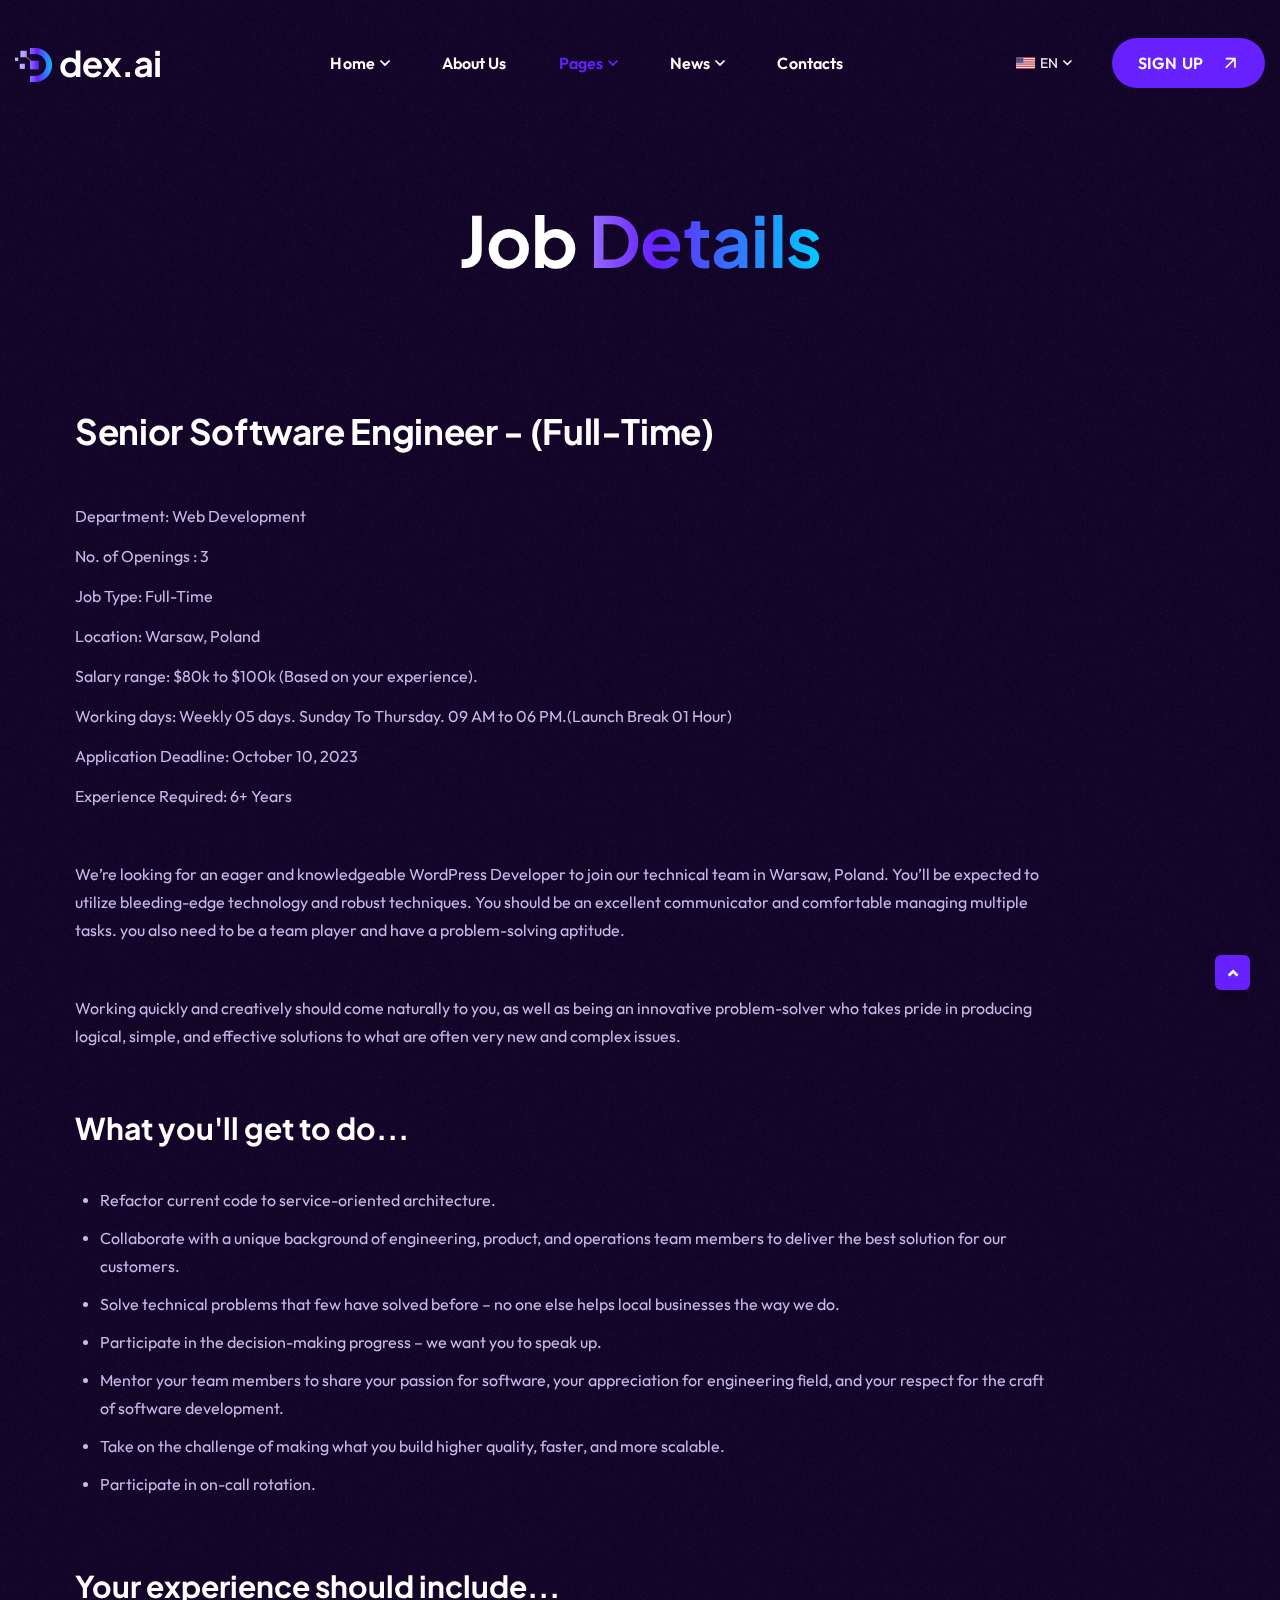
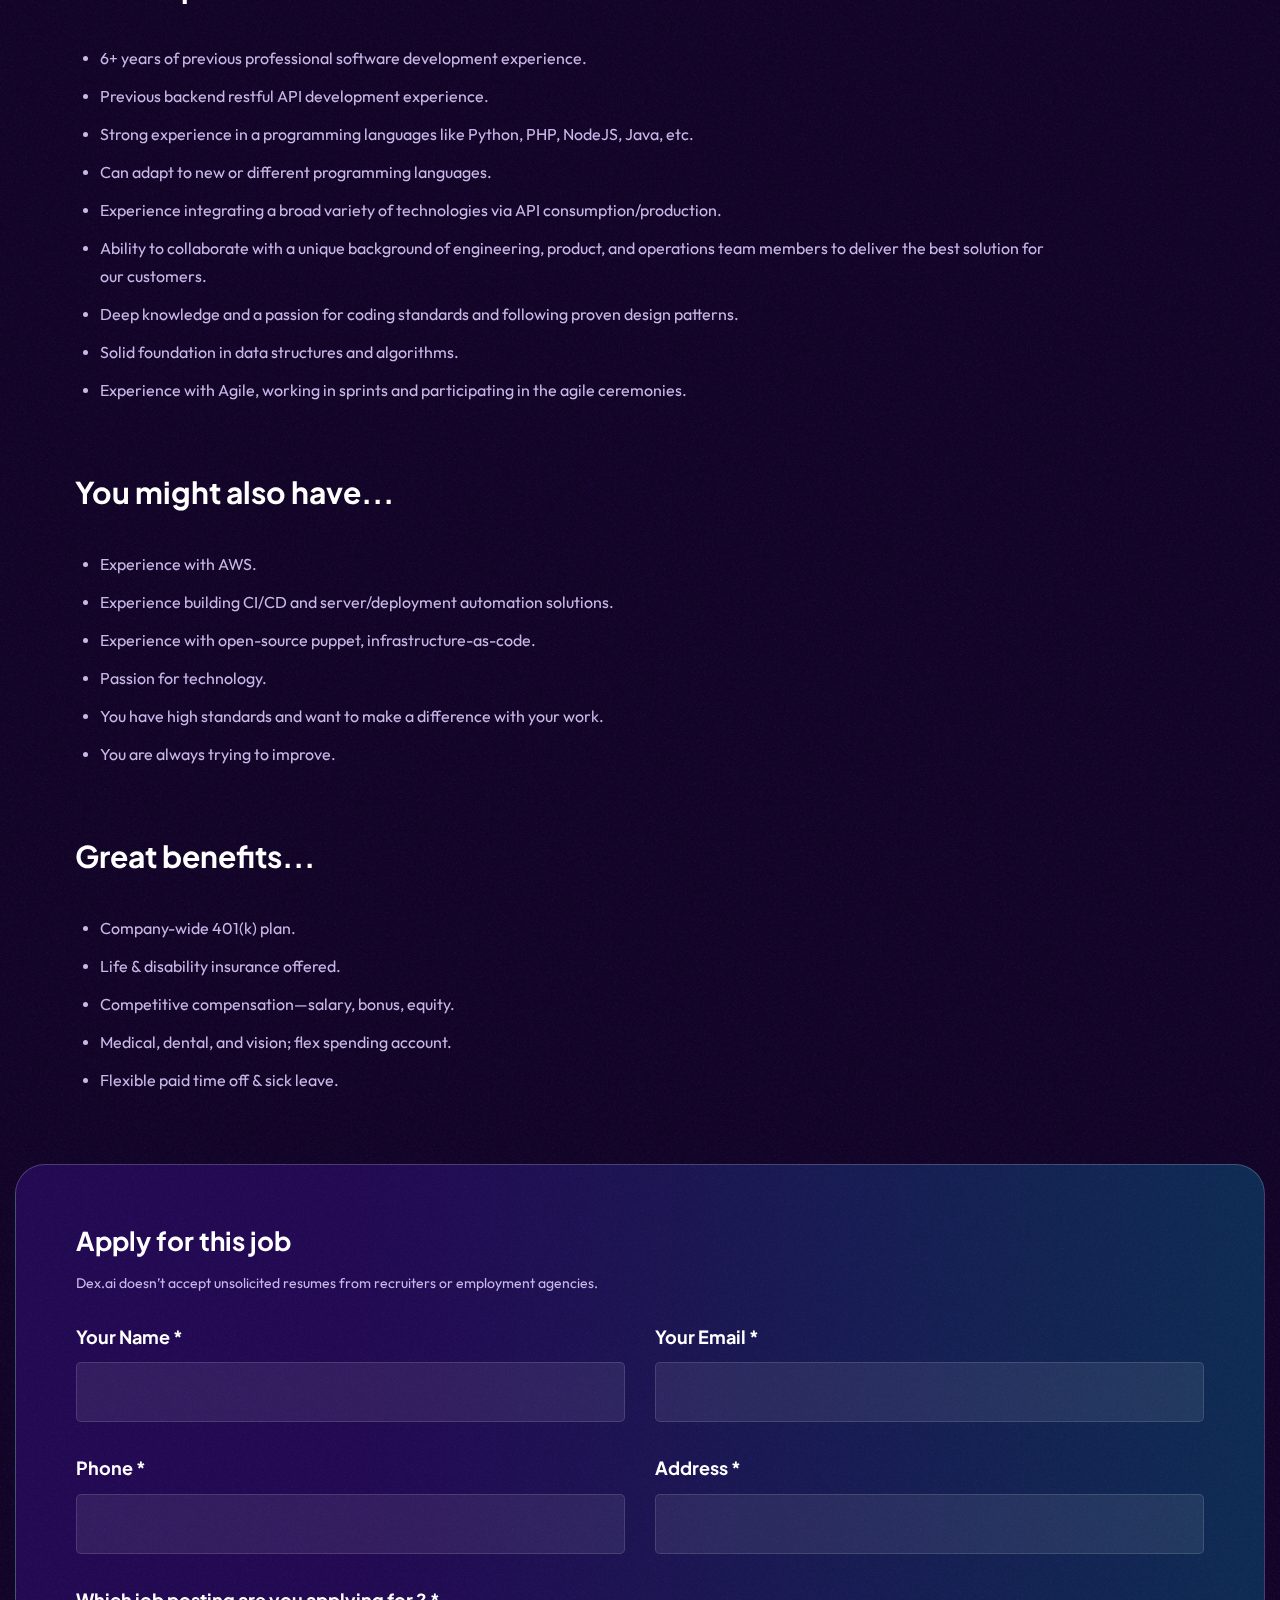
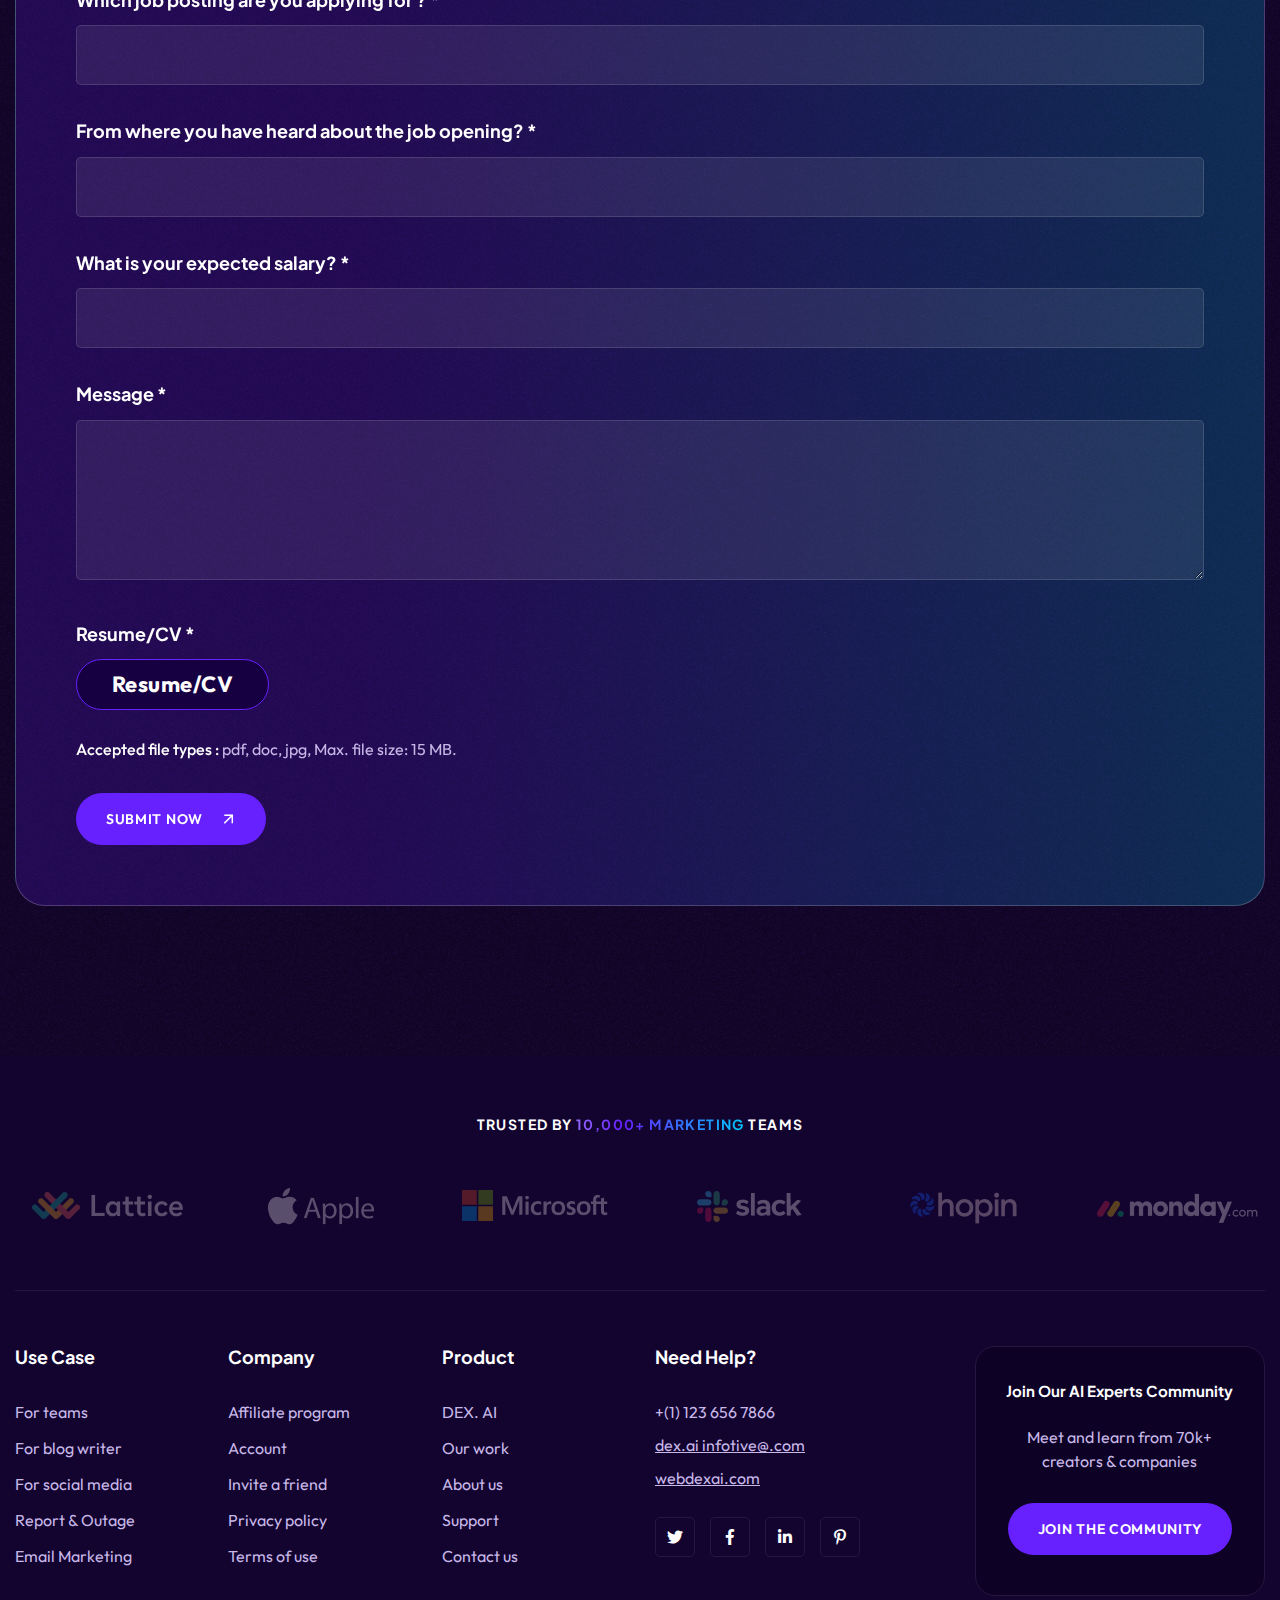
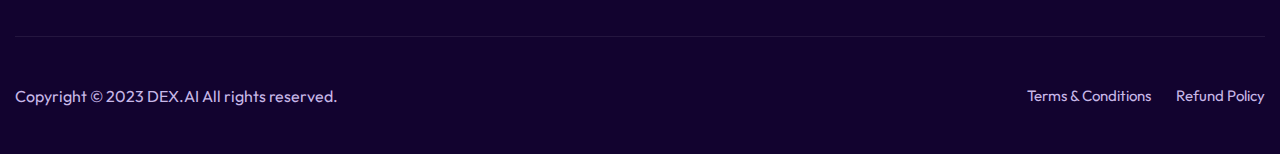
<file: job-details.html>
<!doctype html>
<html class="no-js" lang="en">
    <head>
        <meta charset="utf-8">
        <meta http-equiv="x-ua-compatible" content="ie=edge">
        <title>Dex.AI - AI Writer & Tech Startup Landing Page Template</title>
        <meta name="description" content="Dex.AI - AI Writer & Tech Startup Landing Page Template">
        <meta name="viewport" content="width=device-width, initial-scale=1">

		<link rel="shortcut icon" type="image/x-icon" href="assets/img/favicon.png">
        <!-- Place favicon.ico in the root directory -->

        <!-- CSS here -->
        <link rel="stylesheet" href="assets/css/bootstrap.min.css">
        <link rel="stylesheet" href="assets/css/animate.min.css">
        <link rel="stylesheet" href="assets/css/magnific-popup.css">
        <link rel="stylesheet" href="assets/css/fontawesome-all.min.css">
        <link rel="stylesheet" href="assets/css/odometer.css">
        <link rel="stylesheet" href="assets/css/slick.css">
        <link rel="stylesheet" href="assets/css/select2.min.css">
        <link rel="stylesheet" href="assets/css/animatedheadline.css">
        <link rel="stylesheet" href="assets/css/aos.css">
        <link rel="stylesheet" href="assets/css/default.css">
        <link rel="stylesheet" href="assets/css/style.css">
        <link rel="stylesheet" href="assets/css/responsive.css">
    </head>
    <body>

        <!-- Preloader -->
        <div id="preloader">
            <div class="spinner">
                <div class="rect1"></div>
                <div class="rect2"></div>
                <div class="rect3"></div>
                <div class="rect4"></div>
                <div class="rect5"></div>
            </div>
        </div>
        <!-- Preloader -->

		<!-- Scroll-top -->
        <button class="scroll-top scroll-to-target" data-target="html">
            <i class="fas fa-angle-up"></i>
        </button>
        <!-- Scroll-top-end-->

        <!-- header-area -->
        <header>
            <div id="sticky-header" class="menu-area transparent-header">
                <div class="container custom-container">
                    <div class="row">
                        <div class="col-12">
                            <div class="mobile-nav-toggler"><i class="fas fa-bars"></i></div>
                            <div class="menu-wrap">
                                <nav class="menu-nav">
                                    <div class="logo">
                                        <a href="index.html"><img src="assets/img/logo/logo.png" alt="Logo"></a>
                                    </div>
                                    <div class="navbar-wrap main-menu d-none d-lg-flex">
                                        <ul class="navigation">
                                            <li class="menu-item-has-children tg-mega-menu-has-children"><a href="#">Home</a>
                                                <div class="tg-mega-menu-wrap black-bg">
                                                    <div class="row row-cols-1 row-cols-lg-4 row-cols-xl-4">
                                                        <div class="col">
                                                            <div class="mega-menu-item">
                                                                <div class="mega-menu-thumb">
                                                                    <a href="index.html"><img src="assets/img/images/home_img01.jpg" alt=""></a>
                                                                </div>
                                                                <div class="mega-menu-content">
                                                                    <h4 class="title"><a href="index.html">01: Ai Content Writer</a></h4>
                                                                </div>
                                                            </div>
                                                        </div>
                                                        <div class="col">
                                                            <div class="mega-menu-item">
                                                                <div class="mega-menu-thumb">
                                                                    <a href="index-2.html"><img src="assets/img/images/home_img02.jpg" alt=""></a>
                                                                </div>
                                                                <div class="mega-menu-content">
                                                                    <h4 class="title"><a href="index-2.html">02: Text to Video Ai</a></h4>
                                                                </div>
                                                            </div>
                                                        </div>
                                                        <div class="col">
                                                            <div class="mega-menu-item">
                                                                <div class="mega-menu-thumb">
                                                                    <a href="index-3.html"><img src="assets/img/images/home_img03.jpg" alt=""></a>
                                                                </div>
                                                                <div class="mega-menu-content">
                                                                    <h4 class="title"><a href="index-3.html">03:Text to Speech Ai</a></h4>
                                                                </div>
                                                            </div>
                                                        </div>
                                                        <div class="col">
                                                            <div class="mega-menu-item">
                                                                <div class="mega-menu-thumb">
                                                                    <img src="assets/img/images/coming_soon.jpg" alt="">
                                                                </div>
                                                                <div class="mega-menu-content">
                                                                    <h4 class="title">04: Coming Soon</h4>
                                                                </div>
                                                            </div>
                                                        </div>
                                                    </div>
                                                </div>
                                            </li>
                                            <li><a href="about.html">About Us</a></li>
                                            <li class="active menu-item-has-children"><a href="#">Pages</a>
                                                <ul class="sub-menu">
                                                    <li><a href="work.html">How It Work</a></li>
                                                    <li><a href="faq.html">Faq Page</a></li>
                                                    <li><a href="help.html">Help Center</a></li>
                                                    <li><a href="job.html">Job Page</a></li>
                                                    <li class="active"><a href="job-details.html">Job Details</a></li>
                                                    <li><a href="login.html">Login Page</a></li>
                                                    <li><a href="error.html">404 Error Page</a></li>
                                                </ul>
                                            </li>
                                            <li class="menu-item-has-children"><a href="#">News</a>
                                                <ul class="sub-menu">
                                                    <li><a href="blog.html">Our Blog</a></li>
                                                    <li><a href="blog-details.html">Blog Details</a></li>
                                                </ul>
                                            </li>
                                            <li><a href="contact.html">contacts</a></li>
                                        </ul>
                                    </div>
                                    <div class="header-action d-none d-md-block">
                                        <ul class="list-wrap">
                                            <li class="header-lang">
                                                <div class="dropdown">
                                                    <button class="dropdown-toggle" type="button" id="dropdownMenuButton1" data-bs-toggle="dropdown" aria-haspopup="true" aria-expanded="false">
                                                        <img src="assets/img/icon/united-states.jpg" alt="">EN
                                                    </button>
                                                    <div class="dropdown-menu" aria-labelledby="dropdownMenuButton1">
                                                        <a class="dropdown-item" href="index.html"><img src="assets/img/icon/russia.jpg" alt="">RUS</a>
                                                        <a class="dropdown-item" href="index.html"><img src="assets/img/icon/india.jpg" alt="">IND</a>
                                                        <a class="dropdown-item" href="index.html"><img src="assets/img/icon/bangladesh.jpg" alt="">BAN</a>
                                                    </div>
                                                </div>
                                            </li>
                                            <li class="header-btn"><a href="contact.html" class="btn">sign up</a></li>
                                        </ul>
                                    </div>
                                </nav>
                            </div>

                            <!-- Mobile Menu  -->
                            <div class="mobile-menu">
                                <nav class="menu-box">
                                    <div class="close-btn"><i class="fas fa-times"></i></div>
                                    <div class="nav-logo">
                                        <a href="index.html"><img src="assets/img/logo/logo.png" alt="Logo"></a>
                                    </div>
                                    <div class="menu-outer">
                                        <!--Here Menu Will Come Automatically Via Javascript / Same Menu as in Header-->
                                    </div>
                                    <div class="social-links">
                                        <ul class="clearfix list-wrap">
                                            <li><a href="#"><i class="fab fa-facebook-f"></i></a></li>
                                            <li><a href="#"><i class="fab fa-twitter"></i></a></li>
                                            <li><a href="#"><i class="fab fa-instagram"></i></a></li>
                                            <li><a href="#"><i class="fab fa-linkedin-in"></i></a></li>
                                            <li><a href="#"><i class="fab fa-youtube"></i></a></li>
                                        </ul>
                                    </div>
                                </nav>
                            </div>
                            <div class="menu-backdrop"></div>
                            <!-- End Mobile Menu -->

                        </div>
                    </div>
                </div>
            </div>
        </header>
        <!-- header-area-end -->

        <!-- main-area -->
        <main class="main-content">
            <div class="noise-bg" data-background="assets/img/bg/noise_bg.png"></div>

            <!-- breadcrumb-area -->
            <section class="breadcrumb-area">
                <div class="container">
                    <div class="row">
                        <div class="col-12">
                            <div class="breadcrumb-content">
                                <h2 class="title">Job <span>Details</span></h2>
                            </div>
                        </div>
                    </div>
                </div>
            </section>
            <!-- breadcrumb-area-end -->

            <!-- job-details-area -->
            <section class="job-details-area pb-150">
                <div class="container">
                    <div class="row">
                        <div class="col-lg-10">
                            <div class="job-details-content">
                                <h2 class="title">Senior Software Engineer - (Full-Time)</h2>
                                <div class="job-qualifications">
                                    <ul class="list-wrap">
                                        <li>Department: Web Development</li>
                                        <li>No. of Openings : 3</li>
                                        <li>Job Type: Full-Time</li>
                                        <li>Location: Warsaw, Poland</li>
                                        <li>Salary range: $80k to $100k (Based on your experience).</li>
                                        <li>Working days: Weekly 05 days. Sunday To Thursday. 09 AM to 06 PM.(Launch Break 01 Hour)</li>
                                        <li>Application Deadline: October 10, 2023</li>
                                        <li>Experience Required: 6+ Years</li>
                                    </ul>
                                    <p class="info-one">We’re looking for an eager and knowledgeable WordPress Developer to join our technical team in Warsaw, Poland. You’ll be expected to utilize bleeding-edge technology and robust techniques. You should be an excellent communicator and comfortable managing multiple tasks. you also need to be a team player and have a problem-solving aptitude.</p>
                                    <p>Working quickly and creatively should come naturally to you, as well as being an innovative problem-solver who takes pride in producing logical, simple, and effective solutions to what are often very new and complex issues.</p>
                                </div>
                                <div class="job-details-list-wrap">
                                    <h2 class="title-two">What you'll get to do...</h2>
                                    <ul class="list-wrap">
                                        <li>Refactor current code to service-oriented architecture.</li>
                                        <li>Collaborate with a unique background of engineering, product, and operations team members to deliver the best solution for our customers.</li>
                                        <li>Solve technical problems that few have solved before – no one else helps local businesses the way we do.</li>
                                        <li>Participate in the decision-making progress – we want you to speak up.</li>
                                        <li>Mentor your team members to share your passion for software, your appreciation for engineering field, and your respect for the craft of software development.</li>
                                        <li>Take on the challenge of making what you build higher quality, faster, and more scalable.</li>
                                        <li>Participate in on-call rotation.</li>
                                    </ul>
                                </div>
                                <div class="job-details-list-wrap">
                                    <h2 class="title-two">Your experience should include...</h2>
                                    <ul class="list-wrap">
                                        <li>6+ years of previous professional software development experience.</li>
                                        <li>Previous backend restful API development experience.</li>
                                        <li>Strong experience in a programming languages like Python, PHP, NodeJS, Java, etc.</li>
                                        <li>Can adapt to new or different programming languages.</li>
                                        <li>Experience integrating a broad variety of technologies via API consumption/production.</li>
                                        <li>Ability to collaborate with a unique background of engineering, product, and operations team members to deliver the best solution for our customers.</li>
                                        <li>Deep knowledge and a passion for coding standards and following proven design patterns.</li>
                                        <li>Solid foundation in data structures and algorithms.</li>
                                        <li>Experience with Agile, working in sprints and participating in the agile ceremonies.</li>
                                    </ul>
                                </div>
                                <div class="job-details-list-wrap">
                                    <h2 class="title-two">You might also have...</h2>
                                    <ul class="list-wrap">
                                        <li>Experience with AWS.</li>
                                        <li>Experience building CI/CD and server/deployment automation solutions.</li>
                                        <li>Experience with open-source puppet, infrastructure-as-code.</li>
                                        <li>Passion for technology.</li>
                                        <li>You have high standards and want to make a difference with your work.</li>
                                        <li>You are always trying to improve.</li>
                                    </ul>
                                </div>
                                <div class="job-details-list-wrap">
                                    <h2 class="title-two">Great benefits...</h2>
                                    <ul class="list-wrap">
                                        <li>Company-wide 401(k) plan.</li>
                                        <li>Life & disability insurance offered.</li>
                                        <li>Competitive compensation—salary, bonus, equity.</li>
                                        <li>Medical, dental, and vision; flex spending account.</li>
                                        <li>Flexible paid time off & sick leave.</li>
                                    </ul>
                                </div>
                            </div>
                        </div>
                        <div class="col-lg-12">
                            <div class="job-apply-form-wrap">
                                <form action="#" class="apply-form">
                                    <h2 class="title">Apply for this job</h2>
                                    <span>Dex.ai doesn’t accept unsolicited resumes from recruiters or employment agencies.</span>
                                    <div class="row">
                                        <div class="col-md-6">
                                            <div class="form-grp">
                                                <label for="name">Your Name *</label>
                                                <input type="text" id="name">
                                            </div>
                                        </div>
                                        <div class="col-md-6">
                                            <div class="form-grp">
                                                <label for="email">Your Email *</label>
                                                <input type="email" id="email">
                                            </div>
                                        </div>
                                        <div class="col-md-6">
                                            <div class="form-grp">
                                                <label for="phone">Phone *</label>
                                                <input type="number" id="phone">
                                            </div>
                                        </div>
                                        <div class="col-md-6">
                                            <div class="form-grp">
                                                <label for="address">Address *</label>
                                                <input type="text" id="address">
                                            </div>
                                        </div>
                                    </div>
                                    <div class="form-grp">
                                        <label for="posting">Which job posting are you applying for ? *</label>
                                        <input type="text" id="posting">
                                    </div>
                                    <div class="form-grp">
                                        <label for="opening">From where you have heard about the job opening? *</label>
                                        <input type="text" id="opening">
                                    </div>
                                    <div class="form-grp">
                                        <label for="salary">What is your expected salary? *</label>
                                        <input type="text" id="salary">
                                    </div>
                                    <div class="form-grp">
                                        <label for="message">Message *</label>
                                        <textarea id="message"></textarea>
                                    </div>
                                    <div class="form-grp resume-grp">
                                        <label for="resume">Resume/CV *</label>
                                        <div class="resume-inner">
                                            <input type="file" id="resume">
                                            <span class="resume-btn">Resume/CV</span>
                                        </div>
                                        <span><strong>Accepted file types :</strong> pdf, doc, jpg, Max. file size: 15 MB.</span>
                                    </div>
                                    <button type="submit" class="btn">SUBMIT NOW</button>
                                </form>
                            </div>
                        </div>
                    </div>
                </div>
            </section>
            <!-- job-details-area-end -->

        </main>
        <!-- main-area-end -->

        <!-- footer-area -->
        <footer>
            <div class="footer-area">
                <div class="container">

                    <!-- brand-area -->
                    <div class="brand-area">
                        <div class="brand-wrap">
                            <h6 class="title">Trusted by <span>10,000+ marketing</span> teams</h6>
                            <div class="row brand-active">
                                <div class="col">
                                    <div class="brand-item">
                                        <img src="assets/img/brand/brand_img01.png" alt="">
                                    </div>
                                </div>
                                <div class="col">
                                    <div class="brand-item">
                                        <img src="assets/img/brand/brand_img02.png" alt="">
                                    </div>
                                </div>
                                <div class="col">
                                    <div class="brand-item">
                                        <img src="assets/img/brand/brand_img03.png" alt="">
                                    </div>
                                </div>
                                <div class="col">
                                    <div class="brand-item">
                                        <img src="assets/img/brand/brand_img04.png" alt="">
                                    </div>
                                </div>
                                <div class="col">
                                    <div class="brand-item">
                                        <img src="assets/img/brand/brand_img05.png" alt="">
                                    </div>
                                </div>
                                <div class="col">
                                    <div class="brand-item">
                                        <img src="assets/img/brand/brand_img06.png" alt="">
                                    </div>
                                </div>
                            </div>
                        </div>
                    </div>
                    <!-- brand-area-end -->

                    <div class="footer-top">
                        <div class="row">
                            <div class="col-xl-2 col-lg-3 col-md-4 col-sm-6">
                                <div class="footer-widget">
                                    <h4 class="fw-title">Use Case</h4>
                                    <div class="footer-link">
                                        <ul class="list-wrap">
                                            <li><a href="contact.html">For teams</a></li>
                                            <li><a href="contact.html">For blog writer</a></li>
                                            <li><a href="contact.html">For social media</a></li>
                                            <li><a href="contact.html">Report & Outage</a></li>
                                            <li><a href="contact.html">Email Marketing</a></li>
                                        </ul>
                                    </div>
                                </div>
                            </div>
                            <div class="col-xl-2 col-lg-3 col-md-4 col-sm-6">
                                <div class="footer-widget">
                                    <h4 class="fw-title">company</h4>
                                    <div class="footer-link">
                                        <ul class="list-wrap">
                                            <li><a href="contact.html">Affiliate program</a></li>
                                            <li><a href="login.html">Account</a></li>
                                            <li><a href="contact.html">Invite a friend</a></li>
                                            <li><a href="contact.html">Privacy policy</a></li>
                                            <li><a href="contact.html">Terms of use</a></li>
                                        </ul>
                                    </div>
                                </div>
                            </div>
                            <div class="col-xl-2 col-lg-3 col-md-4 col-sm-6">
                                <div class="footer-widget">
                                    <h4 class="fw-title">Product</h4>
                                    <div class="footer-link">
                                        <ul class="list-wrap">
                                            <li><a href="index.html">DEX. AI</a></li>
                                            <li><a href="work.html">Our work</a></li>
                                            <li><a href="about.html">About us</a></li>
                                            <li><a href="help.html">Support</a></li>
                                            <li><a href="contact.html">Contact us</a></li>
                                        </ul>
                                    </div>
                                </div>
                            </div>
                            <div class="col-xl-3 col-lg-3 col-md-6 col-sm-6">
                                <div class="footer-widget">
                                    <h4 class="fw-title">Need help?</h4>
                                    <div class="footer-contact">
                                        <a href="tel:0123456789" class="phone">+(1) 123 656 7866</a>
                                        <a href="mailto:dex.aiinfotive@.com" class="email">dex.ai infotive@.com</a>
                                        <a href="mailto:dex.aiinfotive@.com" class="email">webdexai.com</a>
                                    </div>
                                    <div class="footer-social">
                                        <ul class="list-wrap">
                                            <li><a href="#"><i class="fab fa-twitter"></i></a></li>
                                            <li><a href="#"><i class="fab fa-facebook-f"></i></a></li>
                                            <li><a href="#"><i class="fab fa-linkedin-in"></i></a></li>
                                            <li><a href="#"><i class="fab fa-pinterest-p"></i></a></li>
                                        </ul>
                                    </div>
                                </div>
                            </div>
                            <div class="col-xl-3 col-lg-4 col-md-6">
                                <div class="footer-widget">
                                    <div class="footer-newsletter">
                                        <h6 class="title">Join our AI experts community</h6>
                                        <p>Meet and learn from 70k+ creators & companies</p>
                                        <a href="contact.html" class="btn btn-two">join the community</a>
                                    </div>
                                </div>
                            </div>
                        </div>
                    </div>
                    <div class="footer-bottom">
                        <div class="row align-items-center">
                            <div class="col-lg-8">
                                <div class="copyright-text">
                                    <p>Copyright © 2023 DEX.AI All rights reserved.</p>
                                </div>
                            </div>
                            <div class="col-lg-4">
                                <div class="footer-menu">
                                    <ul class="list-wrap">
                                        <li><a href="contact.html">Terms & Conditions</a></li>
                                        <li><a href="contact.html">Refund Policy</a></li>
                                    </ul>
                                </div>
                            </div>
                        </div>
                    </div>
                </div>
            </div>
        </footer>
        <!-- footer-area-end -->



        <!-- JS here -->
        <script src="assets/js/vendor/jquery-3.6.0.min.js"></script>
        <script src="assets/js/bootstrap.min.js"></script>
        <script src="assets/js/imagesloaded.pkgd.min.js"></script>
        <script src="assets/js/jquery.magnific-popup.min.js"></script>
        <script src="assets/js/jquery.odometer.min.js"></script>
        <script src="assets/js/jquery.appear.js"></script>
        <script src="assets/js/gsap.js"></script>
        <script src="assets/js/ScrollTrigger.js"></script>
        <script src="assets/js/ScrollToPlugin.min.js"></script>
        <script src="assets/js/SplitText.js"></script>
        <script src="assets/js/gsap-animation.js"></script>
        <script src="assets/js/select2.min.js"></script>
        <script src="assets/js/slick.min.js"></script>
        <script src="assets/js/animatedheadline.min.js"></script>
        <script src="assets/js/aos.js"></script>
        <script src="assets/js/ajax-form.js"></script>
        <script src="assets/js/wow.min.js"></script>
        <script src="assets/js/main.js"></script>
    </body>
</html>
</file>
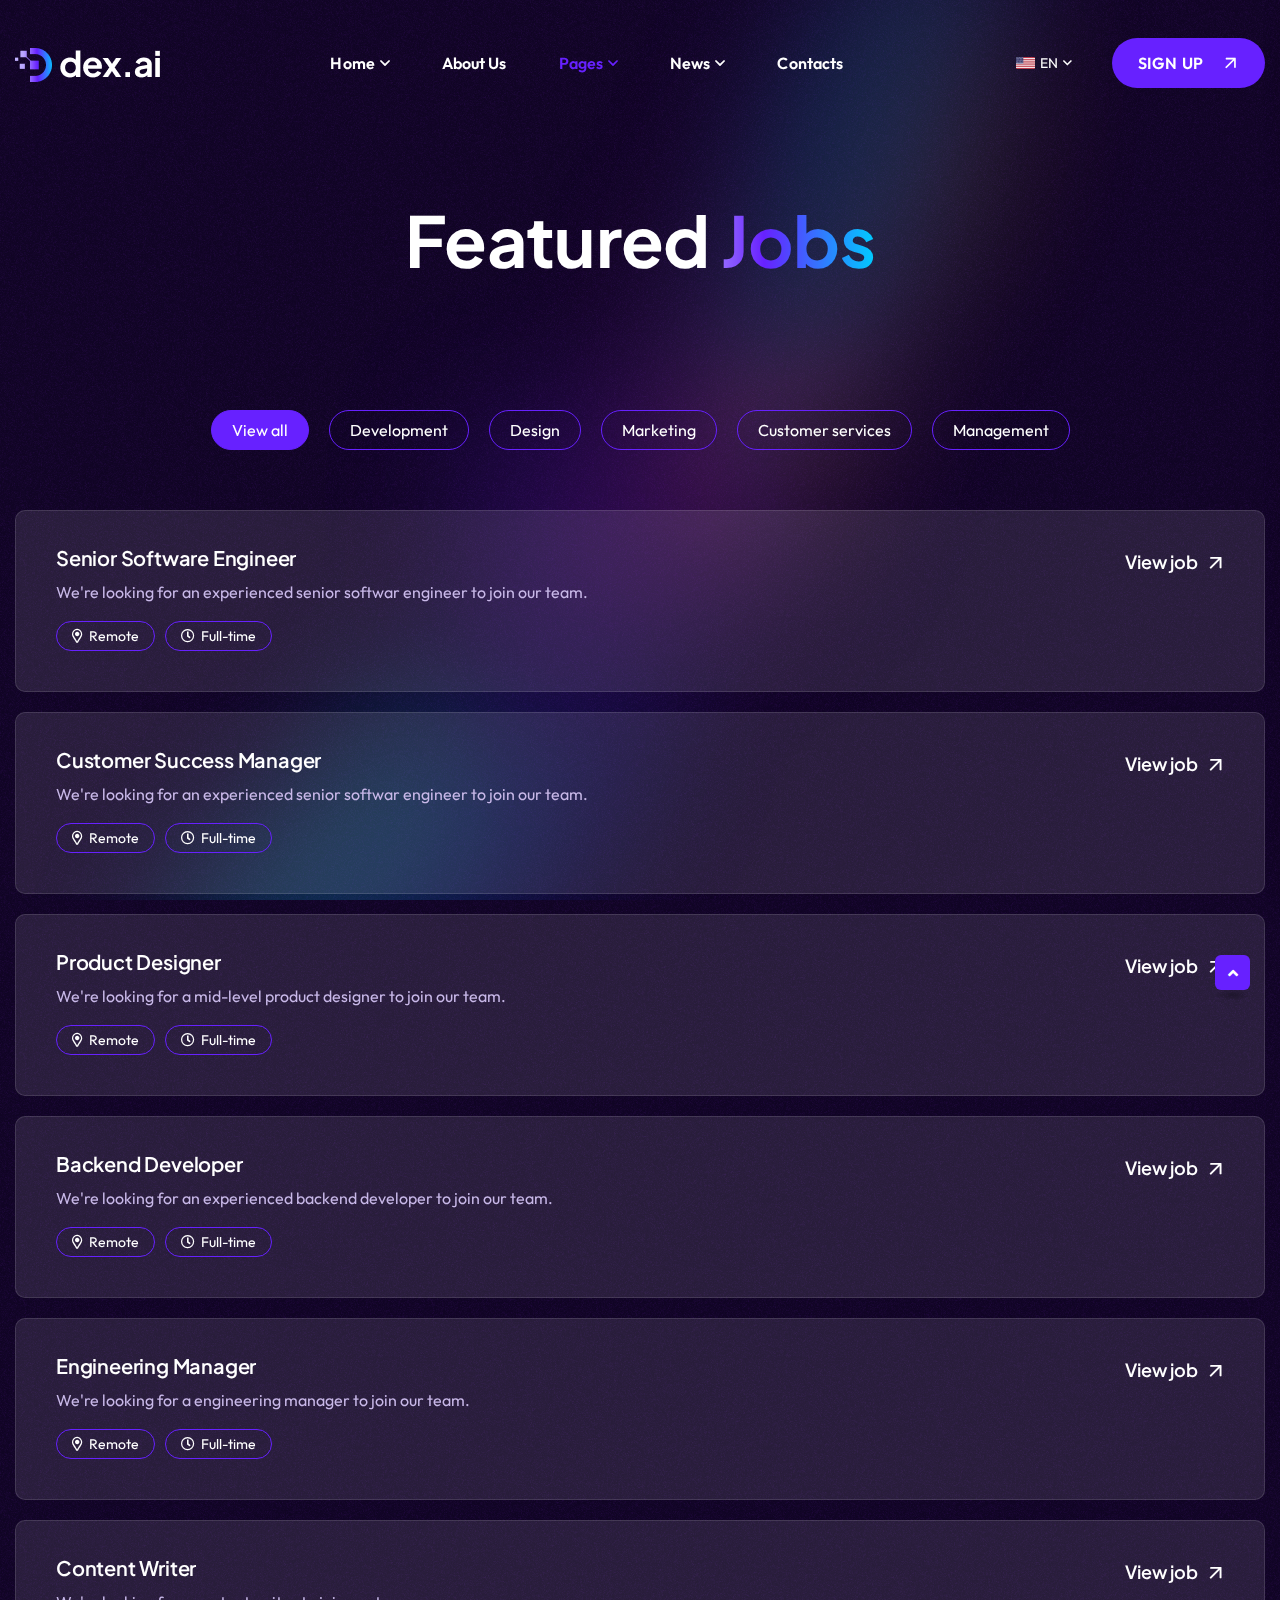
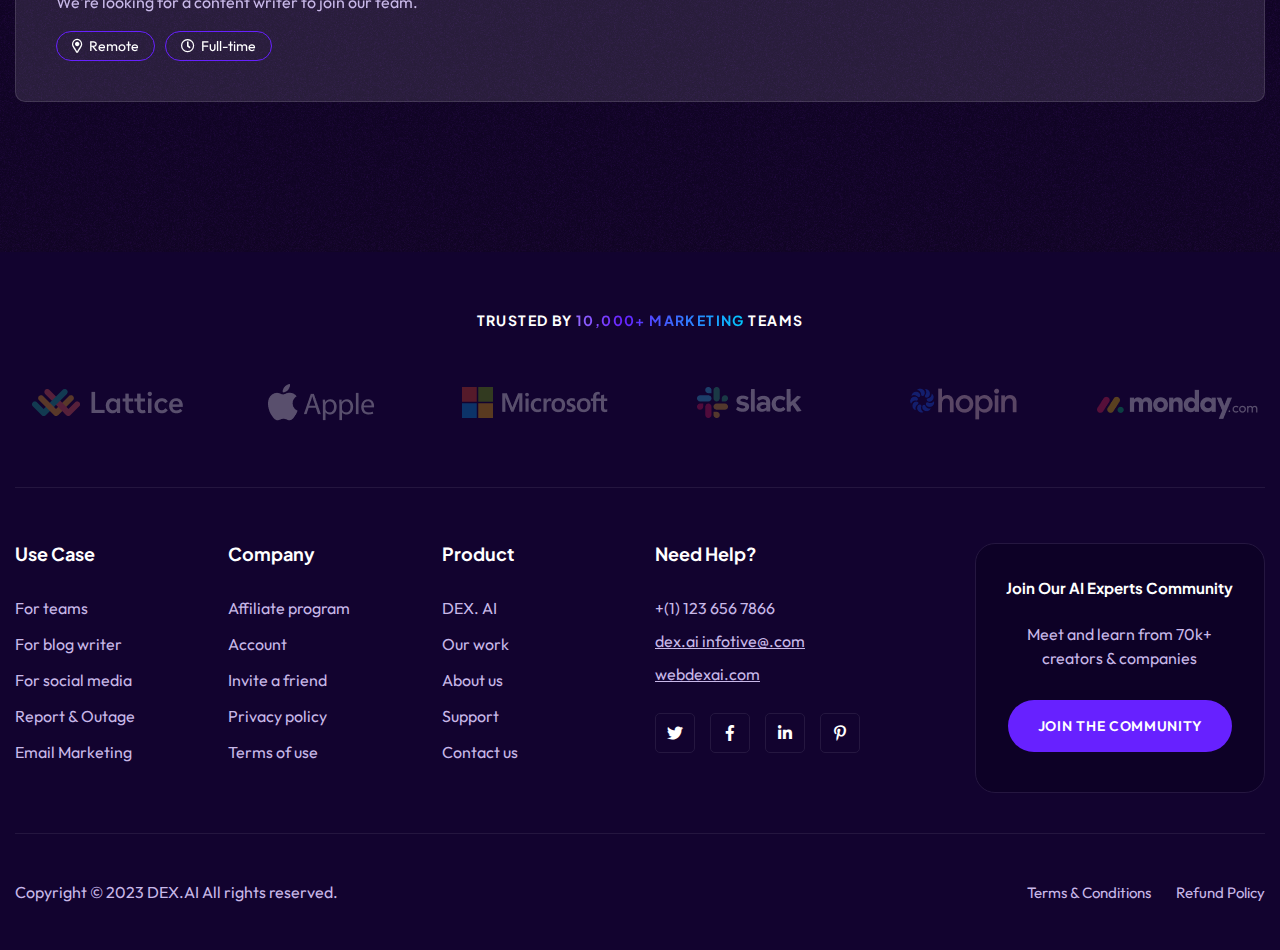
<file: job.html>
<!doctype html>
<html class="no-js" lang="en">
    <head>
        <meta charset="utf-8">
        <meta http-equiv="x-ua-compatible" content="ie=edge">
        <title>Dex.AI - AI Writer & Tech Startup Landing Page Template</title>
        <meta name="description" content="Dex.AI - AI Writer & Tech Startup Landing Page Template">
        <meta name="viewport" content="width=device-width, initial-scale=1">

		<link rel="shortcut icon" type="image/x-icon" href="assets/img/favicon.png">
        <!-- Place favicon.ico in the root directory -->

        <!-- CSS here -->
        <link rel="stylesheet" href="assets/css/bootstrap.min.css">
        <link rel="stylesheet" href="assets/css/animate.min.css">
        <link rel="stylesheet" href="assets/css/magnific-popup.css">
        <link rel="stylesheet" href="assets/css/fontawesome-all.min.css">
        <link rel="stylesheet" href="assets/css/odometer.css">
        <link rel="stylesheet" href="assets/css/slick.css">
        <link rel="stylesheet" href="assets/css/select2.min.css">
        <link rel="stylesheet" href="assets/css/animatedheadline.css">
        <link rel="stylesheet" href="assets/css/aos.css">
        <link rel="stylesheet" href="assets/css/default.css">
        <link rel="stylesheet" href="assets/css/style.css">
        <link rel="stylesheet" href="assets/css/responsive.css">
    </head>
    <body>

        <!-- Preloader -->
        <div id="preloader">
            <div class="spinner">
                <div class="rect1"></div>
                <div class="rect2"></div>
                <div class="rect3"></div>
                <div class="rect4"></div>
                <div class="rect5"></div>
            </div>
        </div>
        <!-- Preloader -->

		<!-- Scroll-top -->
        <button class="scroll-top scroll-to-target" data-target="html">
            <i class="fas fa-angle-up"></i>
        </button>
        <!-- Scroll-top-end-->

        <!-- header-area -->
        <header>
            <div id="sticky-header" class="menu-area transparent-header">
                <div class="container custom-container">
                    <div class="row">
                        <div class="col-12">
                            <div class="mobile-nav-toggler"><i class="fas fa-bars"></i></div>
                            <div class="menu-wrap">
                                <nav class="menu-nav">
                                    <div class="logo">
                                        <a href="index.html"><img src="assets/img/logo/logo.png" alt="Logo"></a>
                                    </div>
                                    <div class="navbar-wrap main-menu d-none d-lg-flex">
                                        <ul class="navigation">
                                            <li class="menu-item-has-children tg-mega-menu-has-children"><a href="#">Home</a>
                                                <div class="tg-mega-menu-wrap black-bg">
                                                    <div class="row row-cols-1 row-cols-lg-4 row-cols-xl-4">
                                                        <div class="col">
                                                            <div class="mega-menu-item">
                                                                <div class="mega-menu-thumb">
                                                                    <a href="index.html"><img src="assets/img/images/home_img01.jpg" alt=""></a>
                                                                </div>
                                                                <div class="mega-menu-content">
                                                                    <h4 class="title"><a href="index.html">01: Ai Content Writer</a></h4>
                                                                </div>
                                                            </div>
                                                        </div>
                                                        <div class="col">
                                                            <div class="mega-menu-item">
                                                                <div class="mega-menu-thumb">
                                                                    <a href="index-2.html"><img src="assets/img/images/home_img02.jpg" alt=""></a>
                                                                </div>
                                                                <div class="mega-menu-content">
                                                                    <h4 class="title"><a href="index-2.html">02: Text to Video Ai</a></h4>
                                                                </div>
                                                            </div>
                                                        </div>
                                                        <div class="col">
                                                            <div class="mega-menu-item">
                                                                <div class="mega-menu-thumb">
                                                                    <a href="index-3.html"><img src="assets/img/images/home_img03.jpg" alt=""></a>
                                                                </div>
                                                                <div class="mega-menu-content">
                                                                    <h4 class="title"><a href="index-3.html">03:Text to Speech Ai</a></h4>
                                                                </div>
                                                            </div>
                                                        </div>
                                                        <div class="col">
                                                            <div class="mega-menu-item">
                                                                <div class="mega-menu-thumb">
                                                                    <img src="assets/img/images/coming_soon.jpg" alt="">
                                                                </div>
                                                                <div class="mega-menu-content">
                                                                    <h4 class="title">04: Coming Soon</h4>
                                                                </div>
                                                            </div>
                                                        </div>
                                                    </div>
                                                </div>
                                            </li>
                                            <li><a href="about.html">About Us</a></li>
                                            <li class="active menu-item-has-children"><a href="#">Pages</a>
                                                <ul class="sub-menu">
                                                    <li><a href="work.html">How It Work</a></li>
                                                    <li><a href="faq.html">Faq Page</a></li>
                                                    <li><a href="help.html">Help Center</a></li>
                                                    <li class="active"><a href="job.html">Job Page</a></li>
                                                    <li><a href="job-details.html">Job Details</a></li>
                                                    <li><a href="login.html">Login Page</a></li>
                                                    <li><a href="error.html">404 Error Page</a></li>
                                                </ul>
                                            </li>
                                            <li class="menu-item-has-children"><a href="#">News</a>
                                                <ul class="sub-menu">
                                                    <li><a href="blog.html">Our Blog</a></li>
                                                    <li><a href="blog-details.html">Blog Details</a></li>
                                                </ul>
                                            </li>
                                            <li><a href="contact.html">contacts</a></li>
                                        </ul>
                                    </div>
                                    <div class="header-action d-none d-md-block">
                                        <ul class="list-wrap">
                                            <li class="header-lang">
                                                <div class="dropdown">
                                                    <button class="dropdown-toggle" type="button" id="dropdownMenuButton1" data-bs-toggle="dropdown" aria-haspopup="true" aria-expanded="false">
                                                        <img src="assets/img/icon/united-states.jpg" alt="">EN
                                                    </button>
                                                    <div class="dropdown-menu" aria-labelledby="dropdownMenuButton1">
                                                        <a class="dropdown-item" href="index.html"><img src="assets/img/icon/russia.jpg" alt="">RUS</a>
                                                        <a class="dropdown-item" href="index.html"><img src="assets/img/icon/india.jpg" alt="">IND</a>
                                                        <a class="dropdown-item" href="index.html"><img src="assets/img/icon/bangladesh.jpg" alt="">BAN</a>
                                                    </div>
                                                </div>
                                            </li>
                                            <li class="header-btn"><a href="contact.html" class="btn">sign up</a></li>
                                        </ul>
                                    </div>
                                </nav>
                            </div>

                            <!-- Mobile Menu  -->
                            <div class="mobile-menu">
                                <nav class="menu-box">
                                    <div class="close-btn"><i class="fas fa-times"></i></div>
                                    <div class="nav-logo">
                                        <a href="index.html"><img src="assets/img/logo/logo.png" alt="Logo"></a>
                                    </div>
                                    <div class="menu-outer">
                                        <!--Here Menu Will Come Automatically Via Javascript / Same Menu as in Header-->
                                    </div>
                                    <div class="social-links">
                                        <ul class="clearfix list-wrap">
                                            <li><a href="#"><i class="fab fa-facebook-f"></i></a></li>
                                            <li><a href="#"><i class="fab fa-twitter"></i></a></li>
                                            <li><a href="#"><i class="fab fa-instagram"></i></a></li>
                                            <li><a href="#"><i class="fab fa-linkedin-in"></i></a></li>
                                            <li><a href="#"><i class="fab fa-youtube"></i></a></li>
                                        </ul>
                                    </div>
                                </nav>
                            </div>
                            <div class="menu-backdrop"></div>
                            <!-- End Mobile Menu -->

                        </div>
                    </div>
                </div>
            </div>
        </header>
        <!-- header-area-end -->

        <!-- main-area -->
        <main class="main-content">
            <div class="noise-bg" data-background="assets/img/bg/noise_bg.png"></div>
            <div class="main-shape" data-background="assets/img/images/main_shape.png"></div>

            <!-- breadcrumb-area -->
            <section class="breadcrumb-area">
                <div class="container">
                    <div class="row">
                        <div class="col-12">
                            <div class="breadcrumb-content">
                                <h2 class="title">Featured <span>Jobs</span></h2>
                            </div>
                        </div>
                    </div>
                </div>
            </section>
            <!-- breadcrumb-area-end -->

            <!-- job-area -->
            <section class="job-area pb-150">
                <div class="container">
                    <div class="row">
                        <div class="col-lg-12">
                            <div class="job-tab-wrap">
                                <ul class="nav nav-tabs" id="myTab" role="tablist">
                                    <li class="nav-item" role="presentation">
                                        <button class="nav-link active" id="all-tab" data-bs-toggle="tab" data-bs-target="#all-tab-pane" type="button" role="tab" aria-controls="all-tab-pane" aria-selected="true">View all</button>
                                    </li>
                                    <li class="nav-item" role="presentation">
                                        <button class="nav-link" id="development-tab" data-bs-toggle="tab" data-bs-target="#development-tab-pane" type="button" role="tab" aria-controls="development-tab-pane" aria-selected="false">Development</button>
                                    </li>
                                    <li class="nav-item" role="presentation">
                                        <button class="nav-link" id="design-tab" data-bs-toggle="tab" data-bs-target="#design-tab-pane" type="button" role="tab" aria-controls="design-tab-pane" aria-selected="false">Design</button>
                                    </li>
                                    <li class="nav-item" role="presentation">
                                        <button class="nav-link" id="marketing-tab" data-bs-toggle="tab" data-bs-target="#marketing-tab-pane" type="button" role="tab" aria-controls="marketing-tab-pane" aria-selected="false">Marketing</button>
                                    </li>
                                    <li class="nav-item" role="presentation">
                                        <button class="nav-link" id="customer-tab" data-bs-toggle="tab" data-bs-target="#customer-tab-pane" type="button" role="tab" aria-controls="customer-tab-pane" aria-selected="false">Customer services</button>
                                    </li>
                                    <li class="nav-item" role="presentation">
                                        <button class="nav-link" id="management-tab" data-bs-toggle="tab" data-bs-target="#management-tab-pane" type="button" role="tab" aria-controls="management-tab-pane" aria-selected="false">Management</button>
                                    </li>
                                </ul>
                                <div class="tab-content" id="myTabContent">
                                    <div class="tab-pane fade show active" id="all-tab-pane" role="tabpanel" aria-labelledby="all-tab" tabindex="0">
                                        <div class="job-item-wrap">
                                            <div class="job-item">
                                                <div class="job-content">
                                                    <h2 class="title"><a href="job-details.html">Senior Software Engineer</a></h2>
                                                    <p>We're looking for an experienced senior softwar engineer to join our team.</p>
                                                    <ul class="list-wrap">
                                                        <li><a href="job-details.html"><i class="far fa-map-marker-alt"></i>Remote</a></li>
                                                        <li><a href="job-details.html"><i class="far fa-clock"></i>Full-time</a></li>
                                                    </ul>
                                                </div>
                                                <div class="job-detail-btn">
                                                    <a href="job-details.btn">View job<i class="far fa-arrow-right"></i></a>
                                                </div>
                                            </div>
                                            <div class="job-item">
                                                <div class="job-content">
                                                    <h2 class="title"><a href="job-details.html">Customer Success Manager</a></h2>
                                                    <p>We're looking for an experienced senior softwar engineer to join our team.</p>
                                                    <ul class="list-wrap">
                                                        <li><a href="job-details.html"><i class="far fa-map-marker-alt"></i>Remote</a></li>
                                                        <li><a href="job-details.html"><i class="far fa-clock"></i>Full-time</a></li>
                                                    </ul>
                                                </div>
                                                <div class="job-detail-btn">
                                                    <a href="job-details.btn">View job<i class="far fa-arrow-right"></i></a>
                                                </div>
                                            </div>
                                            <div class="job-item">
                                                <div class="job-content">
                                                    <h2 class="title"><a href="job-details.html">Product Designer</a></h2>
                                                    <p>We're looking for a mid-level product designer to join our team.</p>
                                                    <ul class="list-wrap">
                                                        <li><a href="job-details.html"><i class="far fa-map-marker-alt"></i>Remote</a></li>
                                                        <li><a href="job-details.html"><i class="far fa-clock"></i>Full-time</a></li>
                                                    </ul>
                                                </div>
                                                <div class="job-detail-btn">
                                                    <a href="job-details.btn">View job<i class="far fa-arrow-right"></i></a>
                                                </div>
                                            </div>
                                            <div class="job-item">
                                                <div class="job-content">
                                                    <h2 class="title"><a href="job-details.html">Backend Developer</a></h2>
                                                    <p>We're looking for an experienced backend developer to join our team.</p>
                                                    <ul class="list-wrap">
                                                        <li><a href="job-details.html"><i class="far fa-map-marker-alt"></i>Remote</a></li>
                                                        <li><a href="job-details.html"><i class="far fa-clock"></i>Full-time</a></li>
                                                    </ul>
                                                </div>
                                                <div class="job-detail-btn">
                                                    <a href="job-details.btn">View job<i class="far fa-arrow-right"></i></a>
                                                </div>
                                            </div>
                                            <div class="job-item">
                                                <div class="job-content">
                                                    <h2 class="title"><a href="job-details.html">Engineering Manager</a></h2>
                                                    <p>We're looking for a engineering manager to join our team.</p>
                                                    <ul class="list-wrap">
                                                        <li><a href="job-details.html"><i class="far fa-map-marker-alt"></i>Remote</a></li>
                                                        <li><a href="job-details.html"><i class="far fa-clock"></i>Full-time</a></li>
                                                    </ul>
                                                </div>
                                                <div class="job-detail-btn">
                                                    <a href="job-details.btn">View job<i class="far fa-arrow-right"></i></a>
                                                </div>
                                            </div>
                                            <div class="job-item">
                                                <div class="job-content">
                                                    <h2 class="title"><a href="job-details.html">Content Writer</a></h2>
                                                    <p>We're looking for a content writer to join our team.</p>
                                                    <ul class="list-wrap">
                                                        <li><a href="job-details.html"><i class="far fa-map-marker-alt"></i>Remote</a></li>
                                                        <li><a href="job-details.html"><i class="far fa-clock"></i>Full-time</a></li>
                                                    </ul>
                                                </div>
                                                <div class="job-detail-btn">
                                                    <a href="job-details.btn">View job<i class="far fa-arrow-right"></i></a>
                                                </div>
                                            </div>
                                        </div>
                                    </div>
                                    <div class="tab-pane fade" id="development-tab-pane" role="tabpanel" aria-labelledby="development-tab" tabindex="0">
                                        <div class="job-item-wrap">
                                            <div class="job-item">
                                                <div class="job-content">
                                                    <h2 class="title"><a href="job-details.html">Product Designer</a></h2>
                                                    <p>We're looking for a mid-level product designer to join our team.</p>
                                                    <ul class="list-wrap">
                                                        <li><a href="job-details.html"><i class="far fa-map-marker-alt"></i>Remote</a></li>
                                                        <li><a href="job-details.html"><i class="far fa-clock"></i>Full-time</a></li>
                                                    </ul>
                                                </div>
                                                <div class="job-detail-btn">
                                                    <a href="job-details.btn">View job<i class="far fa-arrow-right"></i></a>
                                                </div>
                                            </div>
                                            <div class="job-item">
                                                <div class="job-content">
                                                    <h2 class="title"><a href="job-details.html">Backend Developer</a></h2>
                                                    <p>We're looking for an experienced backend developer to join our team.</p>
                                                    <ul class="list-wrap">
                                                        <li><a href="job-details.html"><i class="far fa-map-marker-alt"></i>Remote</a></li>
                                                        <li><a href="job-details.html"><i class="far fa-clock"></i>Full-time</a></li>
                                                    </ul>
                                                </div>
                                                <div class="job-detail-btn">
                                                    <a href="job-details.btn">View job<i class="far fa-arrow-right"></i></a>
                                                </div>
                                            </div>
                                            <div class="job-item">
                                                <div class="job-content">
                                                    <h2 class="title"><a href="job-details.html">Engineering Manager</a></h2>
                                                    <p>We're looking for a engineering manager to join our team.</p>
                                                    <ul class="list-wrap">
                                                        <li><a href="job-details.html"><i class="far fa-map-marker-alt"></i>Remote</a></li>
                                                        <li><a href="job-details.html"><i class="far fa-clock"></i>Full-time</a></li>
                                                    </ul>
                                                </div>
                                                <div class="job-detail-btn">
                                                    <a href="job-details.btn">View job<i class="far fa-arrow-right"></i></a>
                                                </div>
                                            </div>
                                            <div class="job-item">
                                                <div class="job-content">
                                                    <h2 class="title"><a href="job-details.html">Content Writer</a></h2>
                                                    <p>We're looking for a content writer to join our team.</p>
                                                    <ul class="list-wrap">
                                                        <li><a href="job-details.html"><i class="far fa-map-marker-alt"></i>Remote</a></li>
                                                        <li><a href="job-details.html"><i class="far fa-clock"></i>Full-time</a></li>
                                                    </ul>
                                                </div>
                                                <div class="job-detail-btn">
                                                    <a href="job-details.btn">View job<i class="far fa-arrow-right"></i></a>
                                                </div>
                                            </div>
                                        </div>
                                    </div>
                                    <div class="tab-pane fade" id="design-tab-pane" role="tabpanel" aria-labelledby="design-tab" tabindex="0">
                                        <div class="job-item-wrap">
                                            <div class="job-item">
                                                <div class="job-content">
                                                    <h2 class="title"><a href="job-details.html">Customer Success Manager</a></h2>
                                                    <p>We're looking for an experienced senior softwar engineer to join our team.</p>
                                                    <ul class="list-wrap">
                                                        <li><a href="job-details.html"><i class="far fa-map-marker-alt"></i>Remote</a></li>
                                                        <li><a href="job-details.html"><i class="far fa-clock"></i>Full-time</a></li>
                                                    </ul>
                                                </div>
                                                <div class="job-detail-btn">
                                                    <a href="job-details.btn">View job<i class="far fa-arrow-right"></i></a>
                                                </div>
                                            </div>
                                            <div class="job-item">
                                                <div class="job-content">
                                                    <h2 class="title"><a href="job-details.html">Product Designer</a></h2>
                                                    <p>We're looking for a mid-level product designer to join our team.</p>
                                                    <ul class="list-wrap">
                                                        <li><a href="job-details.html"><i class="far fa-map-marker-alt"></i>Remote</a></li>
                                                        <li><a href="job-details.html"><i class="far fa-clock"></i>Full-time</a></li>
                                                    </ul>
                                                </div>
                                                <div class="job-detail-btn">
                                                    <a href="job-details.btn">View job<i class="far fa-arrow-right"></i></a>
                                                </div>
                                            </div>
                                            <div class="job-item">
                                                <div class="job-content">
                                                    <h2 class="title"><a href="job-details.html">Engineering Manager</a></h2>
                                                    <p>We're looking for a engineering manager to join our team.</p>
                                                    <ul class="list-wrap">
                                                        <li><a href="job-details.html"><i class="far fa-map-marker-alt"></i>Remote</a></li>
                                                        <li><a href="job-details.html"><i class="far fa-clock"></i>Full-time</a></li>
                                                    </ul>
                                                </div>
                                                <div class="job-detail-btn">
                                                    <a href="job-details.btn">View job<i class="far fa-arrow-right"></i></a>
                                                </div>
                                            </div>
                                            <div class="job-item">
                                                <div class="job-content">
                                                    <h2 class="title"><a href="job-details.html">Content Writer</a></h2>
                                                    <p>We're looking for a content writer to join our team.</p>
                                                    <ul class="list-wrap">
                                                        <li><a href="job-details.html"><i class="far fa-map-marker-alt"></i>Remote</a></li>
                                                        <li><a href="job-details.html"><i class="far fa-clock"></i>Full-time</a></li>
                                                    </ul>
                                                </div>
                                                <div class="job-detail-btn">
                                                    <a href="job-details.btn">View job<i class="far fa-arrow-right"></i></a>
                                                </div>
                                            </div>
                                        </div>
                                    </div>
                                    <div class="tab-pane fade" id="marketing-tab-pane" role="tabpanel" aria-labelledby="marketing-tab" tabindex="0">
                                        <div class="job-item-wrap">
                                            <div class="job-item">
                                                <div class="job-content">
                                                    <h2 class="title"><a href="job-details.html">Senior Software Engineer</a></h2>
                                                    <p>We're looking for an experienced senior softwar engineer to join our team.</p>
                                                    <ul class="list-wrap">
                                                        <li><a href="job-details.html"><i class="far fa-map-marker-alt"></i>Remote</a></li>
                                                        <li><a href="job-details.html"><i class="far fa-clock"></i>Full-time</a></li>
                                                    </ul>
                                                </div>
                                                <div class="job-detail-btn">
                                                    <a href="job-details.btn">View job<i class="far fa-arrow-right"></i></a>
                                                </div>
                                            </div>
                                            <div class="job-item">
                                                <div class="job-content">
                                                    <h2 class="title"><a href="job-details.html">Product Designer</a></h2>
                                                    <p>We're looking for a mid-level product designer to join our team.</p>
                                                    <ul class="list-wrap">
                                                        <li><a href="job-details.html"><i class="far fa-map-marker-alt"></i>Remote</a></li>
                                                        <li><a href="job-details.html"><i class="far fa-clock"></i>Full-time</a></li>
                                                    </ul>
                                                </div>
                                                <div class="job-detail-btn">
                                                    <a href="job-details.btn">View job<i class="far fa-arrow-right"></i></a>
                                                </div>
                                            </div>
                                            <div class="job-item">
                                                <div class="job-content">
                                                    <h2 class="title"><a href="job-details.html">Backend Developer</a></h2>
                                                    <p>We're looking for an experienced backend developer to join our team.</p>
                                                    <ul class="list-wrap">
                                                        <li><a href="job-details.html"><i class="far fa-map-marker-alt"></i>Remote</a></li>
                                                        <li><a href="job-details.html"><i class="far fa-clock"></i>Full-time</a></li>
                                                    </ul>
                                                </div>
                                                <div class="job-detail-btn">
                                                    <a href="job-details.btn">View job<i class="far fa-arrow-right"></i></a>
                                                </div>
                                            </div>
                                            <div class="job-item">
                                                <div class="job-content">
                                                    <h2 class="title"><a href="job-details.html">Engineering Manager</a></h2>
                                                    <p>We're looking for a engineering manager to join our team.</p>
                                                    <ul class="list-wrap">
                                                        <li><a href="job-details.html"><i class="far fa-map-marker-alt"></i>Remote</a></li>
                                                        <li><a href="job-details.html"><i class="far fa-clock"></i>Full-time</a></li>
                                                    </ul>
                                                </div>
                                                <div class="job-detail-btn">
                                                    <a href="job-details.btn">View job<i class="far fa-arrow-right"></i></a>
                                                </div>
                                            </div>
                                            <div class="job-item">
                                                <div class="job-content">
                                                    <h2 class="title"><a href="job-details.html">Content Writer</a></h2>
                                                    <p>We're looking for a content writer to join our team.</p>
                                                    <ul class="list-wrap">
                                                        <li><a href="job-details.html"><i class="far fa-map-marker-alt"></i>Remote</a></li>
                                                        <li><a href="job-details.html"><i class="far fa-clock"></i>Full-time</a></li>
                                                    </ul>
                                                </div>
                                                <div class="job-detail-btn">
                                                    <a href="job-details.btn">View job<i class="far fa-arrow-right"></i></a>
                                                </div>
                                            </div>
                                        </div>
                                    </div>
                                    <div class="tab-pane fade" id="customer-tab-pane" role="tabpanel" aria-labelledby="customer-tab" tabindex="0">
                                        <div class="job-item-wrap">
                                            <div class="job-item">
                                                <div class="job-content">
                                                    <h2 class="title"><a href="job-details.html">Senior Software Engineer</a></h2>
                                                    <p>We're looking for an experienced senior softwar engineer to join our team.</p>
                                                    <ul class="list-wrap">
                                                        <li><a href="job-details.html"><i class="far fa-map-marker-alt"></i>Remote</a></li>
                                                        <li><a href="job-details.html"><i class="far fa-clock"></i>Full-time</a></li>
                                                    </ul>
                                                </div>
                                                <div class="job-detail-btn">
                                                    <a href="job-details.btn">View job<i class="far fa-arrow-right"></i></a>
                                                </div>
                                            </div>
                                            <div class="job-item">
                                                <div class="job-content">
                                                    <h2 class="title"><a href="job-details.html">Customer Success Manager</a></h2>
                                                    <p>We're looking for an experienced senior softwar engineer to join our team.</p>
                                                    <ul class="list-wrap">
                                                        <li><a href="job-details.html"><i class="far fa-map-marker-alt"></i>Remote</a></li>
                                                        <li><a href="job-details.html"><i class="far fa-clock"></i>Full-time</a></li>
                                                    </ul>
                                                </div>
                                                <div class="job-detail-btn">
                                                    <a href="job-details.btn">View job<i class="far fa-arrow-right"></i></a>
                                                </div>
                                            </div>
                                            <div class="job-item">
                                                <div class="job-content">
                                                    <h2 class="title"><a href="job-details.html">Product Designer</a></h2>
                                                    <p>We're looking for a mid-level product designer to join our team.</p>
                                                    <ul class="list-wrap">
                                                        <li><a href="job-details.html"><i class="far fa-map-marker-alt"></i>Remote</a></li>
                                                        <li><a href="job-details.html"><i class="far fa-clock"></i>Full-time</a></li>
                                                    </ul>
                                                </div>
                                                <div class="job-detail-btn">
                                                    <a href="job-details.btn">View job<i class="far fa-arrow-right"></i></a>
                                                </div>
                                            </div>
                                            <div class="job-item">
                                                <div class="job-content">
                                                    <h2 class="title"><a href="job-details.html">Content Writer</a></h2>
                                                    <p>We're looking for a content writer to join our team.</p>
                                                    <ul class="list-wrap">
                                                        <li><a href="job-details.html"><i class="far fa-map-marker-alt"></i>Remote</a></li>
                                                        <li><a href="job-details.html"><i class="far fa-clock"></i>Full-time</a></li>
                                                    </ul>
                                                </div>
                                                <div class="job-detail-btn">
                                                    <a href="job-details.btn">View job<i class="far fa-arrow-right"></i></a>
                                                </div>
                                            </div>
                                        </div>
                                    </div>
                                    <div class="tab-pane fade" id="management-tab-pane" role="tabpanel" aria-labelledby="management-tab" tabindex="0">
                                        <div class="job-item-wrap">
                                            <div class="job-item">
                                                <div class="job-content">
                                                    <h2 class="title"><a href="job-details.html">Product Designer</a></h2>
                                                    <p>We're looking for a mid-level product designer to join our team.</p>
                                                    <ul class="list-wrap">
                                                        <li><a href="job-details.html"><i class="far fa-map-marker-alt"></i>Remote</a></li>
                                                        <li><a href="job-details.html"><i class="far fa-clock"></i>Full-time</a></li>
                                                    </ul>
                                                </div>
                                                <div class="job-detail-btn">
                                                    <a href="job-details.btn">View job<i class="far fa-arrow-right"></i></a>
                                                </div>
                                            </div>
                                            <div class="job-item">
                                                <div class="job-content">
                                                    <h2 class="title"><a href="job-details.html">Senior Software Engineer</a></h2>
                                                    <p>We're looking for an experienced senior softwar engineer to join our team.</p>
                                                    <ul class="list-wrap">
                                                        <li><a href="job-details.html"><i class="far fa-map-marker-alt"></i>Remote</a></li>
                                                        <li><a href="job-details.html"><i class="far fa-clock"></i>Full-time</a></li>
                                                    </ul>
                                                </div>
                                                <div class="job-detail-btn">
                                                    <a href="job-details.btn">View job<i class="far fa-arrow-right"></i></a>
                                                </div>
                                            </div>
                                            <div class="job-item">
                                                <div class="job-content">
                                                    <h2 class="title"><a href="job-details.html">Customer Success Manager</a></h2>
                                                    <p>We're looking for an experienced senior softwar engineer to join our team.</p>
                                                    <ul class="list-wrap">
                                                        <li><a href="job-details.html"><i class="far fa-map-marker-alt"></i>Remote</a></li>
                                                        <li><a href="job-details.html"><i class="far fa-clock"></i>Full-time</a></li>
                                                    </ul>
                                                </div>
                                                <div class="job-detail-btn">
                                                    <a href="job-details.btn">View job<i class="far fa-arrow-right"></i></a>
                                                </div>
                                            </div>
                                            <div class="job-item">
                                                <div class="job-content">
                                                    <h2 class="title"><a href="job-details.html">Backend Developer</a></h2>
                                                    <p>We're looking for an experienced backend developer to join our team.</p>
                                                    <ul class="list-wrap">
                                                        <li><a href="job-details.html"><i class="far fa-map-marker-alt"></i>Remote</a></li>
                                                        <li><a href="job-details.html"><i class="far fa-clock"></i>Full-time</a></li>
                                                    </ul>
                                                </div>
                                                <div class="job-detail-btn">
                                                    <a href="job-details.btn">View job<i class="far fa-arrow-right"></i></a>
                                                </div>
                                            </div>
                                            <div class="job-item">
                                                <div class="job-content">
                                                    <h2 class="title"><a href="job-details.html">Engineering Manager</a></h2>
                                                    <p>We're looking for a engineering manager to join our team.</p>
                                                    <ul class="list-wrap">
                                                        <li><a href="job-details.html"><i class="far fa-map-marker-alt"></i>Remote</a></li>
                                                        <li><a href="job-details.html"><i class="far fa-clock"></i>Full-time</a></li>
                                                    </ul>
                                                </div>
                                                <div class="job-detail-btn">
                                                    <a href="job-details.btn">View job<i class="far fa-arrow-right"></i></a>
                                                </div>
                                            </div>
                                            <div class="job-item">
                                                <div class="job-content">
                                                    <h2 class="title"><a href="job-details.html">Content Writer</a></h2>
                                                    <p>We're looking for a content writer to join our team.</p>
                                                    <ul class="list-wrap">
                                                        <li><a href="job-details.html"><i class="far fa-map-marker-alt"></i>Remote</a></li>
                                                        <li><a href="job-details.html"><i class="far fa-clock"></i>Full-time</a></li>
                                                    </ul>
                                                </div>
                                                <div class="job-detail-btn">
                                                    <a href="job-details.btn">View job<i class="far fa-arrow-right"></i></a>
                                                </div>
                                            </div>
                                        </div>
                                    </div>
                                </div>
                            </div>
                        </div>
                    </div>
                </div>
            </section>
            <!-- job-area-end -->

        </main>
        <!-- main-area-end -->

        <!-- footer-area -->
        <footer>
            <div class="footer-area">
                <div class="container">

                    <!-- brand-area -->
                    <div class="brand-area">
                        <div class="brand-wrap">
                            <h6 class="title">Trusted by <span>10,000+ marketing</span> teams</h6>
                            <div class="row brand-active">
                                <div class="col">
                                    <div class="brand-item">
                                        <img src="assets/img/brand/brand_img01.png" alt="">
                                    </div>
                                </div>
                                <div class="col">
                                    <div class="brand-item">
                                        <img src="assets/img/brand/brand_img02.png" alt="">
                                    </div>
                                </div>
                                <div class="col">
                                    <div class="brand-item">
                                        <img src="assets/img/brand/brand_img03.png" alt="">
                                    </div>
                                </div>
                                <div class="col">
                                    <div class="brand-item">
                                        <img src="assets/img/brand/brand_img04.png" alt="">
                                    </div>
                                </div>
                                <div class="col">
                                    <div class="brand-item">
                                        <img src="assets/img/brand/brand_img05.png" alt="">
                                    </div>
                                </div>
                                <div class="col">
                                    <div class="brand-item">
                                        <img src="assets/img/brand/brand_img06.png" alt="">
                                    </div>
                                </div>
                            </div>
                        </div>
                    </div>
                    <!-- brand-area-end -->

                    <div class="footer-top">
                        <div class="row">
                            <div class="col-xl-2 col-lg-3 col-md-4 col-sm-6">
                                <div class="footer-widget">
                                    <h4 class="fw-title">Use Case</h4>
                                    <div class="footer-link">
                                        <ul class="list-wrap">
                                            <li><a href="contact.html">For teams</a></li>
                                            <li><a href="contact.html">For blog writer</a></li>
                                            <li><a href="contact.html">For social media</a></li>
                                            <li><a href="contact.html">Report & Outage</a></li>
                                            <li><a href="contact.html">Email Marketing</a></li>
                                        </ul>
                                    </div>
                                </div>
                            </div>
                            <div class="col-xl-2 col-lg-3 col-md-4 col-sm-6">
                                <div class="footer-widget">
                                    <h4 class="fw-title">company</h4>
                                    <div class="footer-link">
                                        <ul class="list-wrap">
                                            <li><a href="contact.html">Affiliate program</a></li>
                                            <li><a href="login.html">Account</a></li>
                                            <li><a href="contact.html">Invite a friend</a></li>
                                            <li><a href="contact.html">Privacy policy</a></li>
                                            <li><a href="contact.html">Terms of use</a></li>
                                        </ul>
                                    </div>
                                </div>
                            </div>
                            <div class="col-xl-2 col-lg-3 col-md-4 col-sm-6">
                                <div class="footer-widget">
                                    <h4 class="fw-title">Product</h4>
                                    <div class="footer-link">
                                        <ul class="list-wrap">
                                            <li><a href="index.html">DEX. AI</a></li>
                                            <li><a href="work.html">Our work</a></li>
                                            <li><a href="about.html">About us</a></li>
                                            <li><a href="help.html">Support</a></li>
                                            <li><a href="contact.html">Contact us</a></li>
                                        </ul>
                                    </div>
                                </div>
                            </div>
                            <div class="col-xl-3 col-lg-3 col-md-6 col-sm-6">
                                <div class="footer-widget">
                                    <h4 class="fw-title">Need help?</h4>
                                    <div class="footer-contact">
                                        <a href="tel:0123456789" class="phone">+(1) 123 656 7866</a>
                                        <a href="mailto:dex.aiinfotive@.com" class="email">dex.ai infotive@.com</a>
                                        <a href="mailto:dex.aiinfotive@.com" class="email">webdexai.com</a>
                                    </div>
                                    <div class="footer-social">
                                        <ul class="list-wrap">
                                            <li><a href="#"><i class="fab fa-twitter"></i></a></li>
                                            <li><a href="#"><i class="fab fa-facebook-f"></i></a></li>
                                            <li><a href="#"><i class="fab fa-linkedin-in"></i></a></li>
                                            <li><a href="#"><i class="fab fa-pinterest-p"></i></a></li>
                                        </ul>
                                    </div>
                                </div>
                            </div>
                            <div class="col-xl-3 col-lg-4 col-md-6">
                                <div class="footer-widget">
                                    <div class="footer-newsletter">
                                        <h6 class="title">Join our AI experts community</h6>
                                        <p>Meet and learn from 70k+ creators & companies</p>
                                        <a href="contact.html" class="btn btn-two">join the community</a>
                                    </div>
                                </div>
                            </div>
                        </div>
                    </div>
                    <div class="footer-bottom">
                        <div class="row align-items-center">
                            <div class="col-lg-8">
                                <div class="copyright-text">
                                    <p>Copyright © 2023 DEX.AI All rights reserved.</p>
                                </div>
                            </div>
                            <div class="col-lg-4">
                                <div class="footer-menu">
                                    <ul class="list-wrap">
                                        <li><a href="contact.html">Terms & Conditions</a></li>
                                        <li><a href="contact.html">Refund Policy</a></li>
                                    </ul>
                                </div>
                            </div>
                        </div>
                    </div>
                </div>
            </div>
        </footer>
        <!-- footer-area-end -->



        <!-- JS here -->
        <script src="assets/js/vendor/jquery-3.6.0.min.js"></script>
        <script src="assets/js/bootstrap.min.js"></script>
        <script src="assets/js/imagesloaded.pkgd.min.js"></script>
        <script src="assets/js/jquery.magnific-popup.min.js"></script>
        <script src="assets/js/jquery.odometer.min.js"></script>
        <script src="assets/js/jquery.appear.js"></script>
        <script src="assets/js/gsap.js"></script>
        <script src="assets/js/ScrollTrigger.js"></script>
        <script src="assets/js/ScrollToPlugin.min.js"></script>
        <script src="assets/js/SplitText.js"></script>
        <script src="assets/js/gsap-animation.js"></script>
        <script src="assets/js/select2.min.js"></script>
        <script src="assets/js/slick.min.js"></script>
        <script src="assets/js/animatedheadline.min.js"></script>
        <script src="assets/js/aos.js"></script>
        <script src="assets/js/ajax-form.js"></script>
        <script src="assets/js/wow.min.js"></script>
        <script src="assets/js/main.js"></script>
    </body>
</html>
</file>
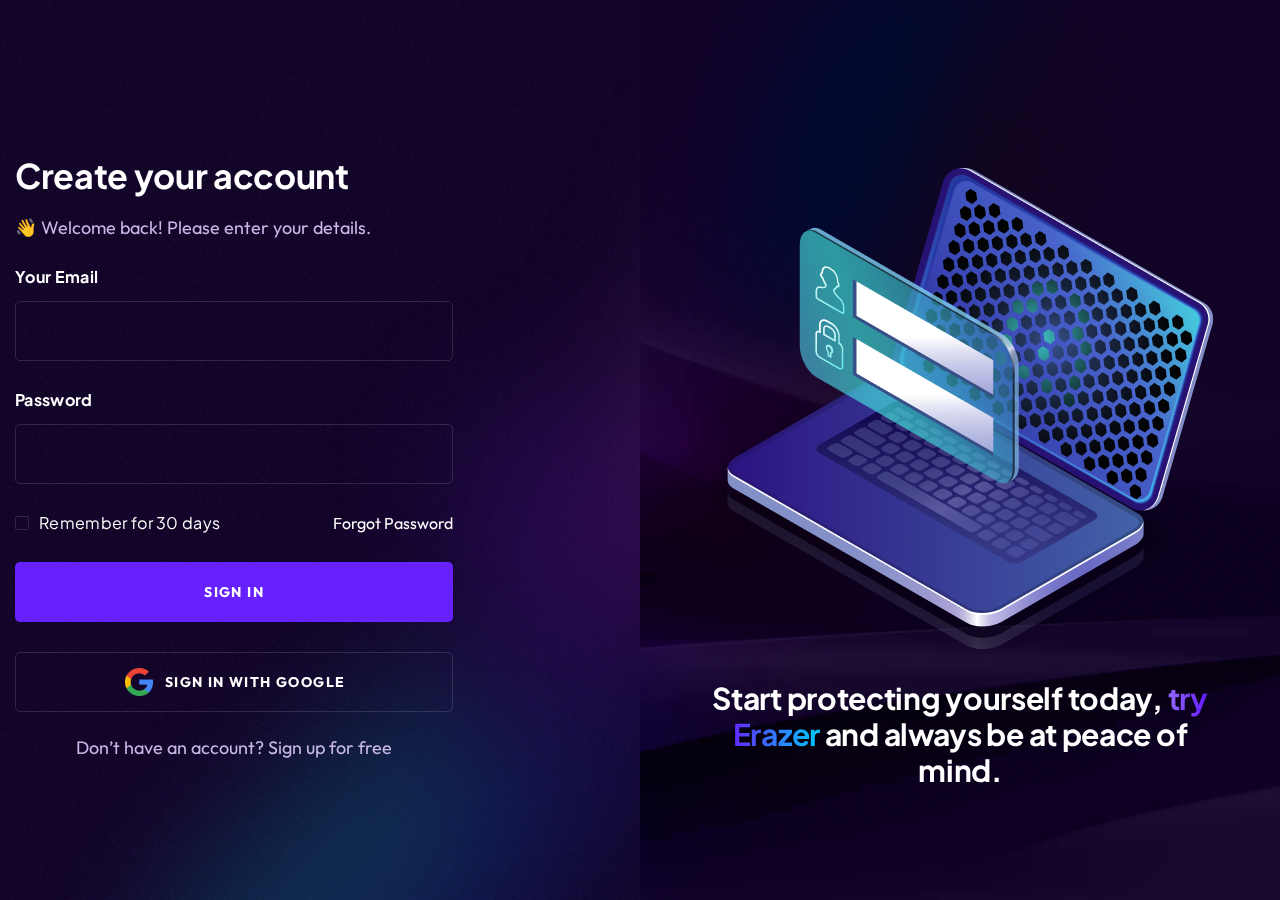
<file: login.html>
<!doctype html>
<html class="no-js" lang="en">
    <head>
        <meta charset="utf-8">
        <meta http-equiv="x-ua-compatible" content="ie=edge">
        <title>Erazer - Cybersecurity</title>
        <meta name="description" content="Erazer - Cybersecurity">
        <meta name="viewport" content="width=device-width, initial-scale=1">

		<link rel="shortcut icon" type="image/x-icon" href="assets/img/logo.jpeg">
        <!-- Place favicon.ico in the root directory -->

        <!-- CSS here -->
        <link rel="stylesheet" href="assets/css/bootstrap.min.css">
        <link rel="stylesheet" href="assets/css/animate.min.css">
        <link rel="stylesheet" href="assets/css/magnific-popup.css">
        <link rel="stylesheet" href="assets/css/fontawesome-all.min.css">
        <link rel="stylesheet" href="assets/css/odometer.css">
        <link rel="stylesheet" href="assets/css/slick.css">
        <link rel="stylesheet" href="assets/css/select2.min.css">
        <link rel="stylesheet" href="assets/css/animatedheadline.css">
        <link rel="stylesheet" href="assets/css/aos.css">
        <link rel="stylesheet" href="assets/css/default.css">
        <link rel="stylesheet" href="assets/css/style.css">
        <link rel="stylesheet" href="assets/css/responsive.css">
    </head>
    <body>

        <!-- Preloader -->
        <div id="preloader">
            <div class="spinner">
                <div class="rect1"></div>
                <div class="rect2"></div>
                <div class="rect3"></div>
                <div class="rect4"></div>
                <div class="rect5"></div>
            </div>
        </div>
        <!-- Preloader -->

		<!-- Scroll-top -->
        <button class="scroll-top scroll-to-target" data-target="html">
            <i class="fas fa-angle-up"></i>
        </button>
        <!-- Scroll-top-end-->

        <!-- header-area -->
        <!-- <header>
            <div id="sticky-header" class="menu-area menu-area-four transparent-header">
                <div class="container">
                    <div class="row">
                        <div class="col-12">
                            <div class="mobile-nav-toggler"><i class="fas fa-bars"></i></div>
                            <div class="menu-wrap">
                                <nav class="menu-nav">
                                    <div class="logo">
                                        <a href="index.html"><img src="assets/img/logo/logo.png" alt="Logo"></a>
                                    </div>
                                    <div class="navbar-wrap main-menu d-none">
                                        <ul class="navigation">
                                            <li class="menu-item-has-children tg-mega-menu-has-children"><a href="#">Home</a>
                                                <div class="tg-mega-menu-wrap black-bg">
                                                    <div class="row row-cols-1 row-cols-lg-4 row-cols-xl-4">
                                                        <div class="col">
                                                            <div class="mega-menu-item">
                                                                <div class="mega-menu-thumb">
                                                                    <a href="index.html"><img src="assets/img/images/home_img01.jpg" alt=""></a>
                                                                </div>
                                                                <div class="mega-menu-content">
                                                                    <h4 class="title"><a href="index.html">01: Ai Content Writer</a></h4>
                                                                </div>
                                                            </div>
                                                        </div>
                                                        <div class="col">
                                                            <div class="mega-menu-item">
                                                                <div class="mega-menu-thumb">
                                                                    <a href="index-2.html"><img src="assets/img/images/home_img02.jpg" alt=""></a>
                                                                </div>
                                                                <div class="mega-menu-content">
                                                                    <h4 class="title"><a href="index-2.html">02: Text to Video Ai</a></h4>
                                                                </div>
                                                            </div>
                                                        </div>
                                                        <div class="col">
                                                            <div class="mega-menu-item">
                                                                <div class="mega-menu-thumb">
                                                                    <a href="index-3.html"><img src="assets/img/images/home_img03.jpg" alt=""></a>
                                                                </div>
                                                                <div class="mega-menu-content">
                                                                    <h4 class="title"><a href="index-3.html">03:Text to Speech Ai</a></h4>
                                                                </div>
                                                            </div>
                                                        </div>
                                                        <div class="col">
                                                            <div class="mega-menu-item">
                                                                <div class="mega-menu-thumb">
                                                                    <img src="assets/img/images/coming_soon.jpg" alt="">
                                                                </div>
                                                                <div class="mega-menu-content">
                                                                    <h4 class="title">04: Coming Soon</h4>
                                                                </div>
                                                            </div>
                                                        </div>
                                                    </div>
                                                </div>
                                            </li>
                                            <li><a href="about.html">About Us</a></li>
                                            <li class="active menu-item-has-children"><a href="#">Pages</a>
                                                <ul class="sub-menu">
                                                    <li><a href="work.html">How It Work</a></li>
                                                    <li><a href="faq.html">Faq Page</a></li>
                                                    <li><a href="help.html">Help Center</a></li>
                                                    <li><a href="job.html">Job Page</a></li>
                                                    <li><a href="job-details.html">Job Details</a></li>
                                                    <li class="active"><a href="login.html">Login Page</a></li>
                                                    <li><a href="error.html">404 Error Page</a></li>
                                                </ul>
                                            </li>
                                            <li class="menu-item-has-children"><a href="#">News</a>
                                                <ul class="sub-menu">
                                                    <li><a href="blog.html">Our Blog</a></li>
                                                    <li><a href="blog-details.html">Blog Details</a></li>
                                                </ul>
                                            </li>
                                            <li><a href="contact.html">contacts</a></li>
                                        </ul>
                                    </div>
                                </nav>
                            </div> -->

                            <!-- Mobile Menu  -->
                             <!--<div class="mobile-menu">
                                <nav class="menu-box">
                                    <div class="close-btn"><i class="fas fa-times"></i></div>
                                    <div class="nav-logo">
                                        <a href="index.html"><img src="assets/img/logo/logo.png" alt="Logo"></a>
                                    </div>
                                    <div class="menu-outer">
                                        
                                    </div>
                                    <div class="social-links">
                                        <ul class="clearfix list-wrap">
                                            <li><a href="#"><i class="fab fa-facebook-f"></i></a></li>
                                            <li><a href="#"><i class="fab fa-twitter"></i></a></li>
                                            <li><a href="#"><i class="fab fa-instagram"></i></a></li>
                                            <li><a href="#"><i class="fab fa-linkedin-in"></i></a></li>
                                            <li><a href="#"><i class="fab fa-youtube"></i></a></li>
                                        </ul>
                                    </div>
                                </nav>
                            </div>
                            <div class="menu-backdrop"></div>

                        </div>
                    </div>
                </div>
            </div>
        </header> -->
        <!-- header-area-end -->

        <!-- main-area -->
        <main class="main-content">
            <div class="noise-bg" data-background="assets/img/bg/noise_bg.png"></div>
            <div class="main-shape" data-background="assets/img/images/main_shape.png"></div>

            <!-- login-area -->
            <section class="login-area">
                <div class="container">
                    <div class="row justify-content-center">
                        <div class="col-lg-5 col-md-10">
                            <div class="login-content">
                                <h3 class="title">Create your account</h3>
                                <span>👋 Welcome back! Please enter your details.</span>
                                <form action="#">
                                    <div class="form-grp">
                                        <label for="email">Your Email</label>
                                        <input type="email" id="email">
                                    </div>
                                    <div class="form-grp">
                                        <label for="word">Password</label>
                                        <input type="password" id="word">
                                    </div>
                                    <div class="password-wrap">
                                        <div class="form-grp checkbox-grp">
                                            <input type="checkbox" id="checkbox" class="form-check-input">
                                            <label for="checkbox">Remember for 30 days</label>
                                        </div>
                                        <button type="reset">Forgot Password</button>
                                    </div>
                                    <button type="submit" class="sine-btn">Sign in</button>
                                    <button type="submit" class="google-btn"><img src="assets/img/images/google.png" alt=""> Sign in with google</button>
                                    <span>Don’t have an account? Sign up for free</span>
                                </form>
                            </div>
                        </div>
                        <div class="col-lg-7">
                            <div class="login-right-content-wrap">
                                <div class="login-right-bg" data-background="assets/img/bg/error_bg.jpg"></div>
                                <div class="login-right-content-inner">
                                    <img src="assets/img/images/login_img.png" alt="">
                                    <h4 class="title">Start protecting yourself today, <span>try Erazer</span> and always be at peace of mind.</h4>
                                </div>
                            </div>
                        </div>
                    </div>
                </div>
            </section>
            <!-- login-area-end -->

        </main>
        <!-- main-area-end -->



        <!-- JS here -->
        <script src="assets/js/vendor/jquery-3.6.0.min.js"></script>
        <script src="assets/js/bootstrap.min.js"></script>
        <script src="assets/js/imagesloaded.pkgd.min.js"></script>
        <script src="assets/js/jquery.magnific-popup.min.js"></script>
        <script src="assets/js/jquery.odometer.min.js"></script>
        <script src="assets/js/jquery.appear.js"></script>
        <script src="assets/js/gsap.js"></script>
        <script src="assets/js/ScrollTrigger.js"></script>
        <script src="assets/js/ScrollToPlugin.min.js"></script>
        <script src="assets/js/SplitText.js"></script>
        <script src="assets/js/gsap-animation.js"></script>
        <script src="assets/js/select2.min.js"></script>
        <script src="assets/js/slick.min.js"></script>
        <script src="assets/js/animatedheadline.min.js"></script>
        <script src="assets/js/aos.js"></script>
        <script src="assets/js/ajax-form.js"></script>
        <script src="assets/js/wow.min.js"></script>
        <script src="assets/js/main.js"></script>
    </body>
</html>
</file>
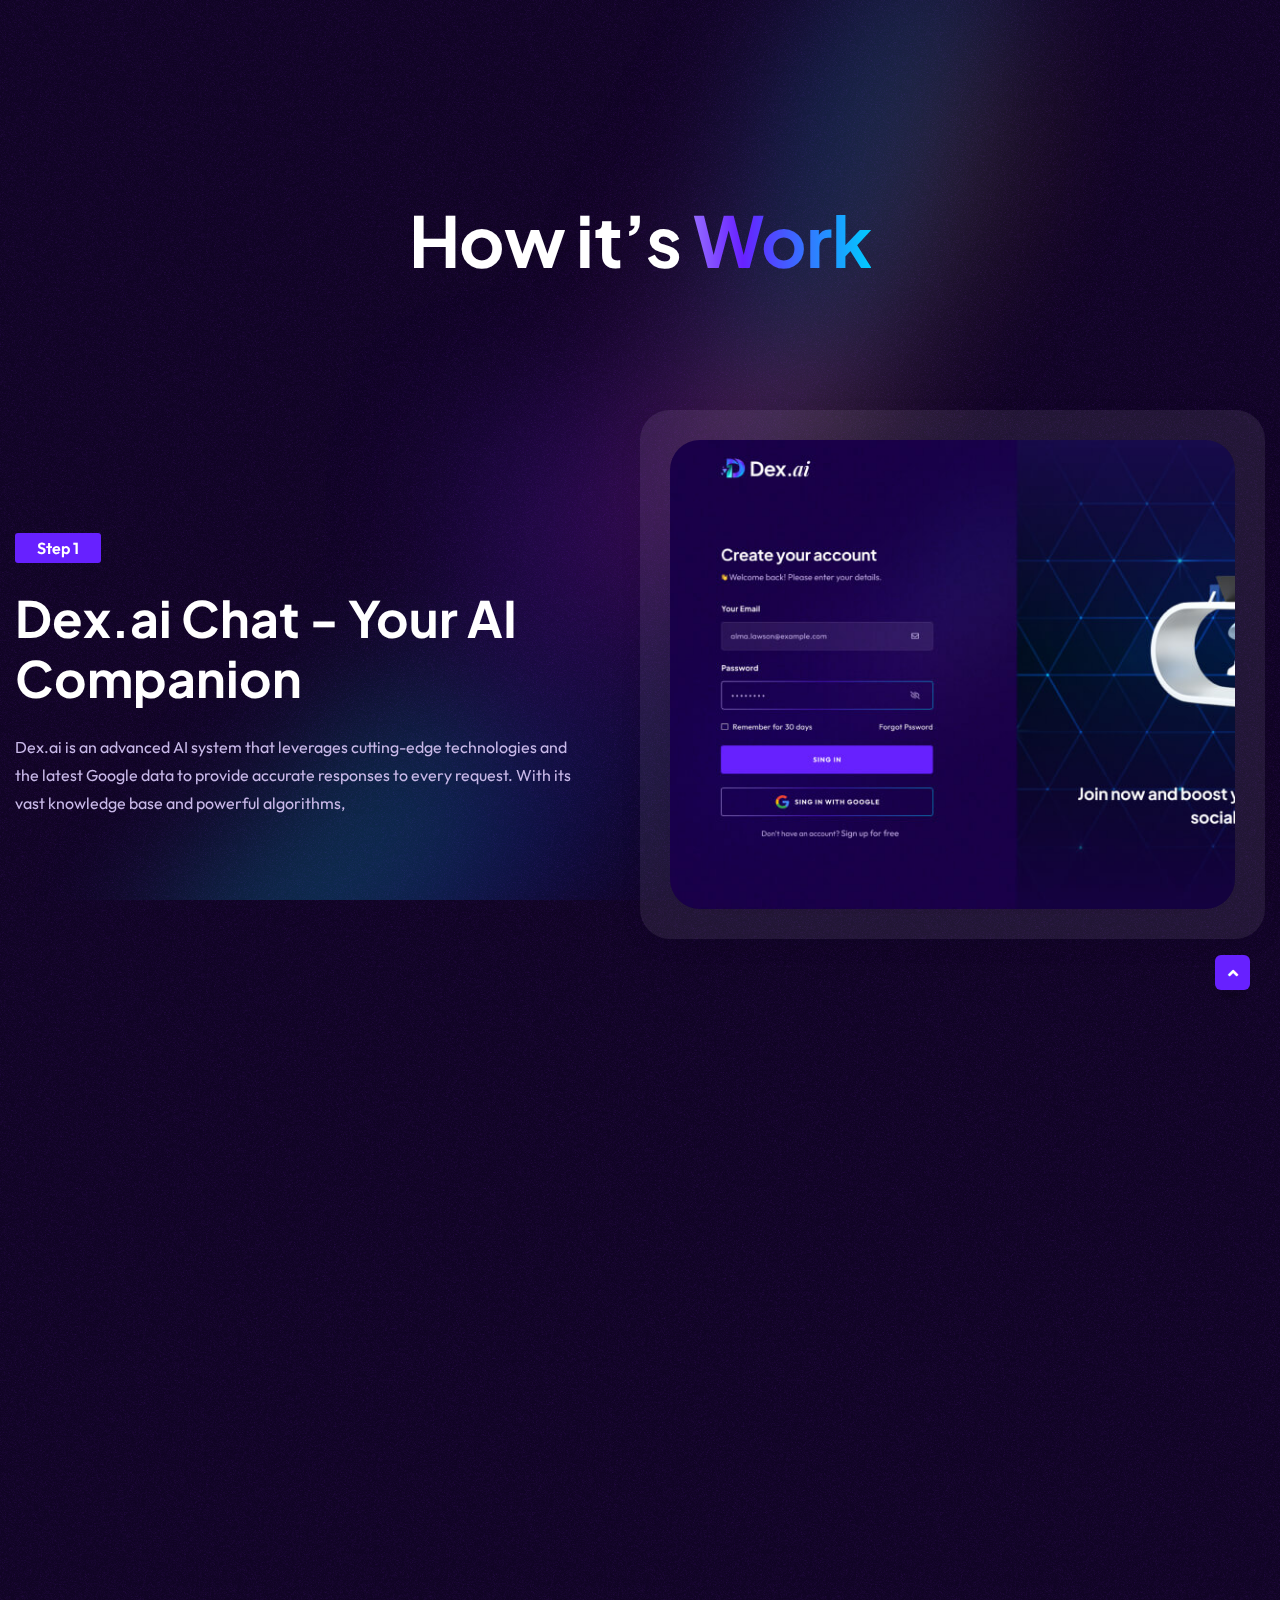
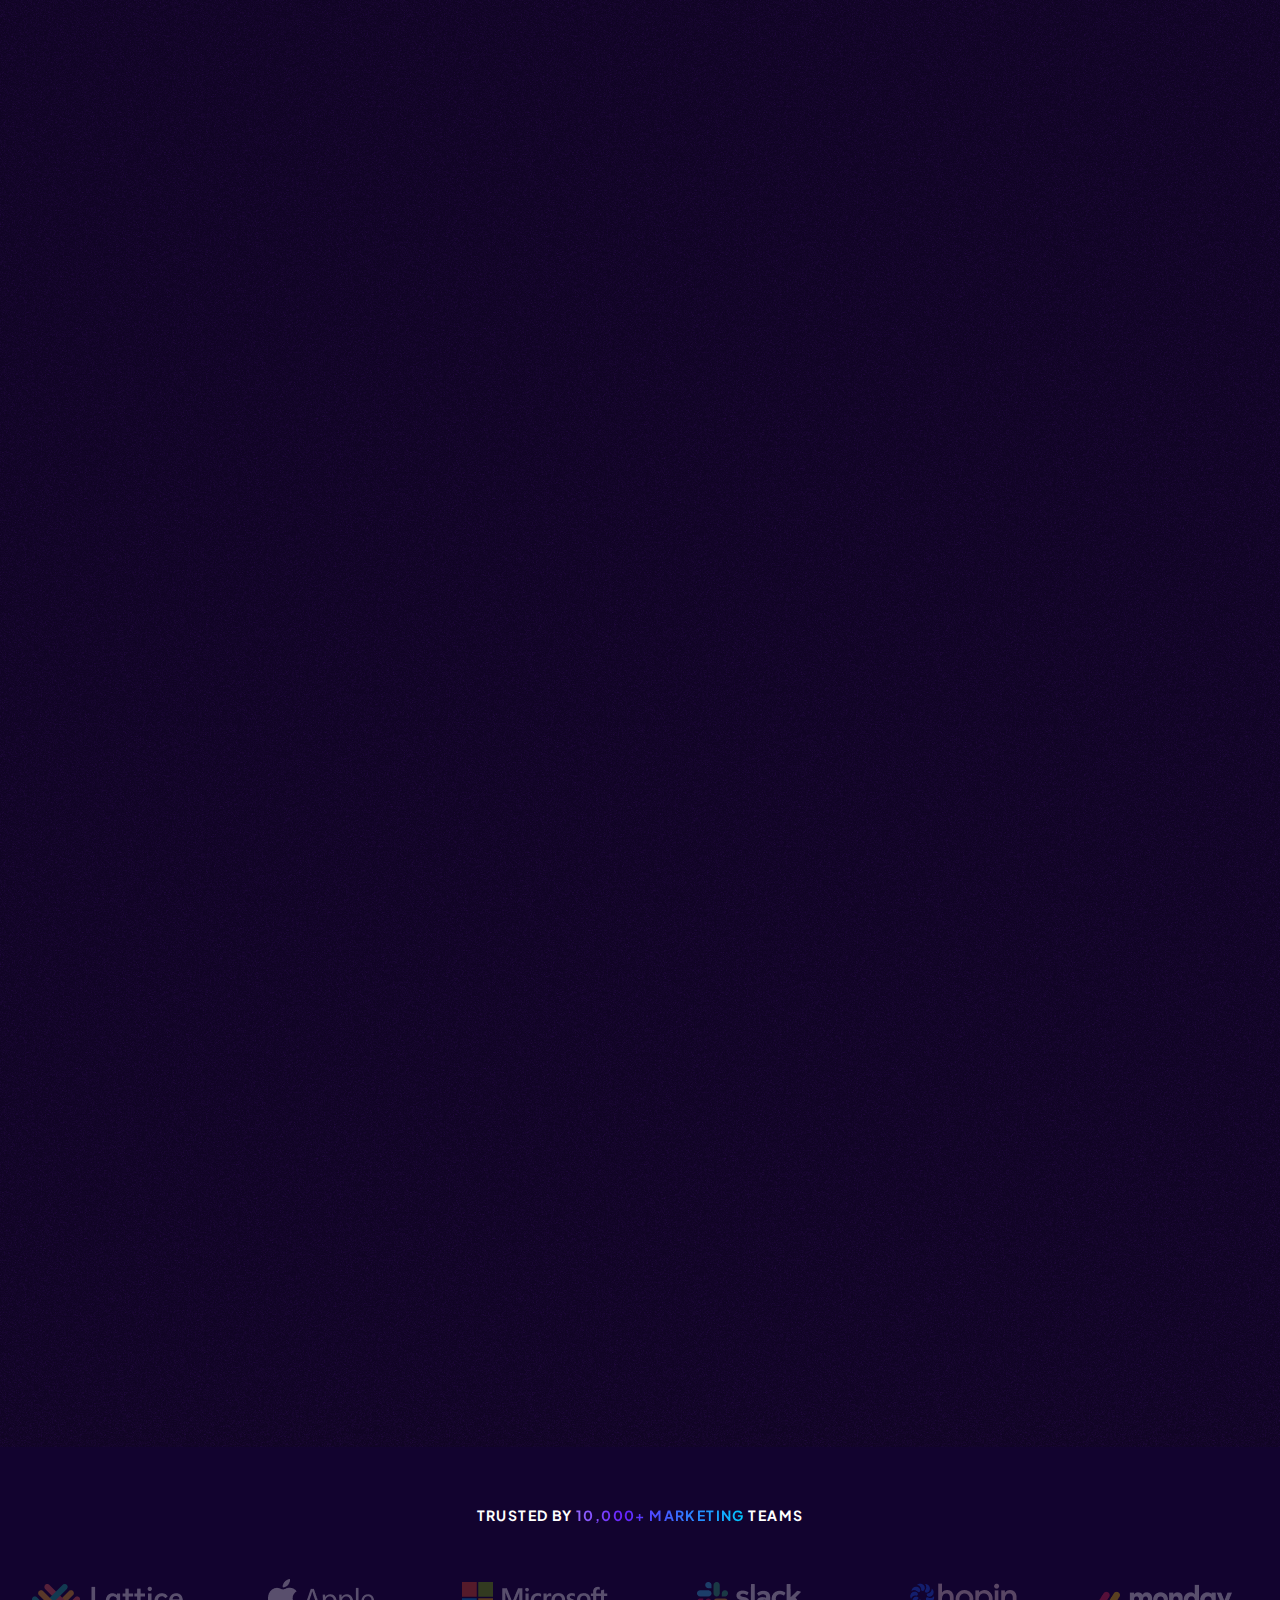
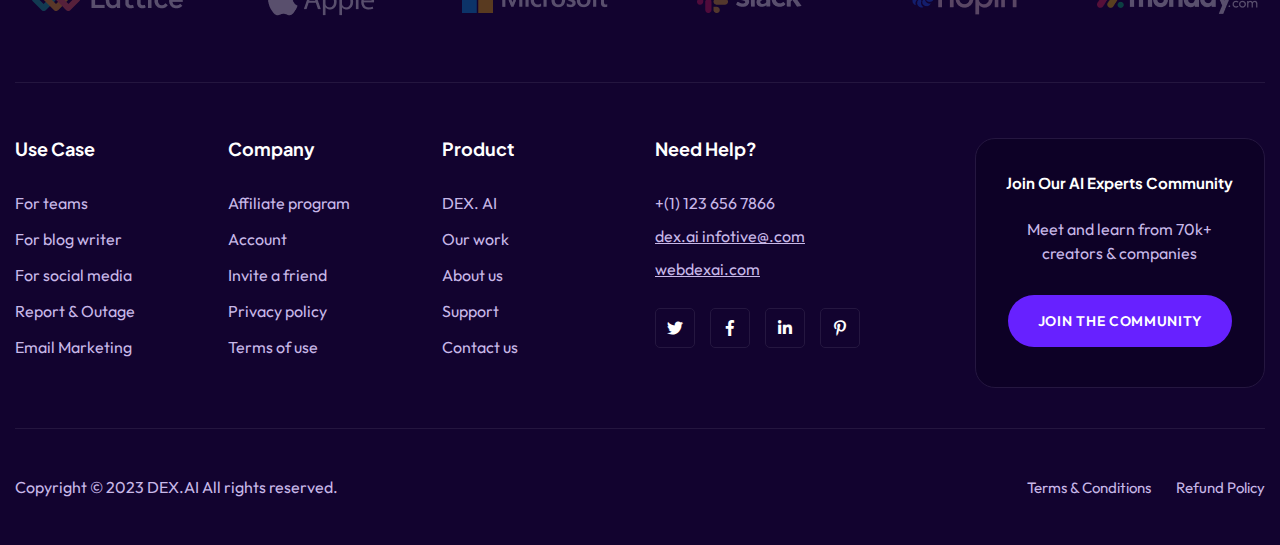
<file: work.html>
<!doctype html>
<html class="no-js" lang="en">
    <head>
        <meta charset="utf-8">
        <meta http-equiv="x-ua-compatible" content="ie=edge">
        <title>Erazer - Cybersecurity</title>
        <meta name="description" content="Erazer - Cybersecurity">
        <meta name="viewport" content="width=device-width, initial-scale=1">

		<link rel="shortcut icon" type="image/x-icon" href="assets/img/logo.jpeg">
        <!-- Place favicon.ico in the root directory -->

        <!-- CSS here -->
        <link rel="stylesheet" href="assets/css/bootstrap.min.css">
        <link rel="stylesheet" href="assets/css/animate.min.css">
        <link rel="stylesheet" href="assets/css/magnific-popup.css">
        <link rel="stylesheet" href="assets/css/fontawesome-all.min.css">
        <link rel="stylesheet" href="assets/css/odometer.css">
        <link rel="stylesheet" href="assets/css/slick.css">
        <link rel="stylesheet" href="assets/css/select2.min.css">
        <link rel="stylesheet" href="assets/css/animatedheadline.css">
        <link rel="stylesheet" href="assets/css/aos.css">
        <link rel="stylesheet" href="assets/css/default.css">
        <link rel="stylesheet" href="assets/css/style.css">
        <link rel="stylesheet" href="assets/css/responsive.css">
    </head>
    <body>

        <!-- Preloader -->
        <div id="preloader">
            <div class="spinner">
                <div class="rect1"></div>
                <div class="rect2"></div>
                <div class="rect3"></div>
                <div class="rect4"></div>
                <div class="rect5"></div>
            </div>
        </div>
        <!-- Preloader -->

		<!-- Scroll-top -->
        <button class="scroll-top scroll-to-target" data-target="html">
            <i class="fas fa-angle-up"></i>
        </button>
        <!-- Scroll-top-end-->

        <!-- header-area -->
        <!-- <header>
            <div id="sticky-header" class="menu-area transparent-header">
                <div class="container custom-container">
                    <div class="row">
                        <div class="col-12">
                            <div class="mobile-nav-toggler"><i class="fas fa-bars"></i></div>
                            <div class="menu-wrap">
                                <nav class="menu-nav">
                                    <div class="logo">
                                        <a href="index.html"><img src="assets/img/logo/logo.png" alt="Logo"></a>
                                    </div>
                                    <div class="navbar-wrap main-menu d-none d-lg-flex">
                                        <ul class="navigation">
                                            <li class="menu-item-has-children tg-mega-menu-has-children"><a href="#">Home</a>
                                                <div class="tg-mega-menu-wrap black-bg">
                                                    <div class="row row-cols-1 row-cols-lg-4 row-cols-xl-4">
                                                        <div class="col">
                                                            <div class="mega-menu-item">
                                                                <div class="mega-menu-thumb">
                                                                    <a href="index.html"><img src="assets/img/images/home_img01.jpg" alt=""></a>
                                                                </div>
                                                                <div class="mega-menu-content">
                                                                    <h4 class="title"><a href="index.html">01: Ai Content Writer</a></h4>
                                                                </div>
                                                            </div>
                                                        </div>
                                                        <div class="col">
                                                            <div class="mega-menu-item">
                                                                <div class="mega-menu-thumb">
                                                                    <a href="index-2.html"><img src="assets/img/images/home_img02.jpg" alt=""></a>
                                                                </div>
                                                                <div class="mega-menu-content">
                                                                    <h4 class="title"><a href="index-2.html">02: Text to Video Ai</a></h4>
                                                                </div>
                                                            </div>
                                                        </div>
                                                        <div class="col">
                                                            <div class="mega-menu-item">
                                                                <div class="mega-menu-thumb">
                                                                    <a href="index-3.html"><img src="assets/img/images/home_img03.jpg" alt=""></a>
                                                                </div>
                                                                <div class="mega-menu-content">
                                                                    <h4 class="title"><a href="index-3.html">03:Text to Speech Ai</a></h4>
                                                                </div>
                                                            </div>
                                                        </div>
                                                        <div class="col">
                                                            <div class="mega-menu-item">
                                                                <div class="mega-menu-thumb">
                                                                    <img src="assets/img/images/coming_soon.jpg" alt="">
                                                                </div>
                                                                <div class="mega-menu-content">
                                                                    <h4 class="title">04: Coming Soon</h4>
                                                                </div>
                                                            </div>
                                                        </div>
                                                    </div>
                                                </div>
                                            </li>
                                            <li><a href="about.html">About Us</a></li>
                                            <li class="active menu-item-has-children"><a href="#">Pages</a>
                                                <ul class="sub-menu">
                                                    <li class="active"><a href="work.html">How It Work</a></li>
                                                    <li><a href="faq.html">Faq Page</a></li>
                                                    <li><a href="help.html">Help Center</a></li>
                                                    <li><a href="job.html">Job Page</a></li>
                                                    <li><a href="job-details.html">Job Details</a></li>
                                                    <li><a href="login.html">Login Page</a></li>
                                                    <li><a href="error.html">404 Error Page</a></li>
                                                </ul>
                                            </li>
                                            <li class="menu-item-has-children"><a href="#">News</a>
                                                <ul class="sub-menu">
                                                    <li><a href="blog.html">Our Blog</a></li>
                                                    <li><a href="blog-details.html">Blog Details</a></li>
                                                </ul>
                                            </li>
                                            <li><a href="contact.html">contacts</a></li>
                                        </ul>
                                    </div>
                                    <div class="header-action d-none d-md-block">
                                        <ul class="list-wrap">
                                            <li class="header-lang">
                                                <div class="dropdown">
                                                    <button class="dropdown-toggle" type="button" id="dropdownMenuButton1" data-bs-toggle="dropdown" aria-haspopup="true" aria-expanded="false">
                                                        <img src="assets/img/icon/united-states.jpg" alt="">EN
                                                    </button>
                                                    <div class="dropdown-menu" aria-labelledby="dropdownMenuButton1">
                                                        <a class="dropdown-item" href="index.html"><img src="assets/img/icon/russia.jpg" alt="">RUS</a>
                                                        <a class="dropdown-item" href="index.html"><img src="assets/img/icon/india.jpg" alt="">IND</a>
                                                        <a class="dropdown-item" href="index.html"><img src="assets/img/icon/bangladesh.jpg" alt="">BAN</a>
                                                    </div>
                                                </div>
                                            </li>
                                            <li class="header-btn"><a href="contact.html" class="btn">sign up</a></li>
                                        </ul>
                                    </div>
                                </nav>
                            </div>

                          
                            <div class="mobile-menu">
                                <nav class="menu-box">
                                    <div class="close-btn"><i class="fas fa-times"></i></div>
                                    <div class="nav-logo">
                                        <a href="index.html"><img src="assets/img/logo/logo.png" alt="Logo"></a>
                                    </div>
                                    <div class="menu-outer">
                                       
                                    </div>
                                    <div class="social-links">
                                        <ul class="clearfix list-wrap">
                                            <li><a href="#"><i class="fab fa-facebook-f"></i></a></li>
                                            <li><a href="#"><i class="fab fa-twitter"></i></a></li>
                                            <li><a href="#"><i class="fab fa-instagram"></i></a></li>
                                            <li><a href="#"><i class="fab fa-linkedin-in"></i></a></li>
                                            <li><a href="#"><i class="fab fa-youtube"></i></a></li>
                                        </ul>
                                    </div>
                                </nav>
                            </div>
                            <div class="menu-backdrop"></div>
                           

                        </div>
                    </div>
                </div>
            </div>
        </header>-->
        <!-- header-area-end -->

        <!-- main-area -->
        <main class="main-content">
            <div class="noise-bg" data-background="assets/img/bg/noise_bg.png"></div>
            <div class="main-shape" data-background="assets/img/images/main_shape.png"></div>

            <!-- breadcrumb-area -->
            <section class="breadcrumb-area">
                <div class="container">
                    <div class="row">
                        <div class="col-12">
                            <div class="breadcrumb-content">
                                <h2 class="title">How it’s <span>Work</span></h2>
                            </div>
                        </div>
                    </div>
                </div>
            </section>
            <!-- breadcrumb-area-end -->

            <!-- work-area -->
            <section class="work-area">
                <div class="container">
                    <div class="row">
                        <div class="col-lg-12">
                            <div class="work-item" data-aos="fade-up" data-aos-anchor-placement="top-bottom">
                                <div class="work-thumb">
                                    <img src="assets/img/images/work_img01.jpg" alt="">
                                </div>
                                <div class="work-content">
                                    <span>Step 1</span>
                                    <h2 class="title">Dex.ai Chat - Your AI Companion</h2>
                                    <p>Dex.ai is an advanced AI system that leverages cutting-edge technologies and the latest Google data to provide accurate responses to every request. With its vast knowledge base and powerful algorithms, </p>
                                </div>
                            </div>
                            <div class="work-item" data-aos="fade-up" data-aos-anchor-placement="top-bottom">
                                <div class="work-thumb">
                                    <img src="assets/img/images/work_img02.jpg" alt="">
                                </div>
                                <div class="work-content">
                                    <span>Step 2</span>
                                    <h2 class="title">How AI Became Our Greatest Co-Worker</h2>
                                    <p>Are you struggling to stay on top of all your business tasks and responsibilities? Do you find yourself bogged down by administrative work and unable to focus on your core business activities? If so,</p>
                                </div>
                            </div>
                            <div class="work-item" data-aos="fade-up" data-aos-anchor-placement="top-bottom">
                                <div class="work-thumb">
                                    <img src="assets/img/images/work_img03.jpg" alt="">
                                </div>
                                <div class="work-content">
                                    <span>Step 3</span>
                                    <h2 class="title">Inspiration to Creation the Creative Art Maker</h2>
                                    <p>In today's digital age, creating visually appealing images is more important than ever. From social media posts to marketing materials, the right images can make all the difference in capturing the attention</p>
                                </div>
                            </div>
                            <div class="work-item" data-aos="fade-up" data-aos-anchor-placement="top-bottom">
                                <div class="work-thumb">
                                    <img src="assets/img/images/work_img04.jpg" alt="">
                                </div>
                                <div class="work-content">
                                    <span>Step 4</span>
                                    <h2 class="title">Prompt Library - AI for Community</h2>
                                    <p>Artificial intelligence is a powerful tool that can help businesses of all sizes solve complex problems, automate routine tasks, and gain valuable insights into their operations. However, the reality is that not many</p>
                                </div>
                            </div>
                        </div>
                    </div>
                </div>
            </section>
            <!-- work-area-end -->

        </main>
        <!-- main-area-end -->

        <!-- footer-area -->
        <footer>
            <div class="footer-area">
                <div class="container">

                    <!-- brand-area -->
                    <div class="brand-area">
                        <div class="brand-wrap">
                            <h6 class="title">Trusted by <span>10,000+ marketing</span> teams</h6>
                            <div class="row brand-active">
                                <div class="col">
                                    <div class="brand-item">
                                        <img src="assets/img/brand/brand_img01.png" alt="">
                                    </div>
                                </div>
                                <div class="col">
                                    <div class="brand-item">
                                        <img src="assets/img/brand/brand_img02.png" alt="">
                                    </div>
                                </div>
                                <div class="col">
                                    <div class="brand-item">
                                        <img src="assets/img/brand/brand_img03.png" alt="">
                                    </div>
                                </div>
                                <div class="col">
                                    <div class="brand-item">
                                        <img src="assets/img/brand/brand_img04.png" alt="">
                                    </div>
                                </div>
                                <div class="col">
                                    <div class="brand-item">
                                        <img src="assets/img/brand/brand_img05.png" alt="">
                                    </div>
                                </div>
                                <div class="col">
                                    <div class="brand-item">
                                        <img src="assets/img/brand/brand_img06.png" alt="">
                                    </div>
                                </div>
                            </div>
                        </div>
                    </div>
                    <!-- brand-area-end -->

                    <div class="footer-top">
                        <div class="row">
                            <div class="col-xl-2 col-lg-3 col-md-4 col-sm-6">
                                <div class="footer-widget">
                                    <h4 class="fw-title">Use Case</h4>
                                    <div class="footer-link">
                                        <ul class="list-wrap">
                                            <li><a href="contact.html">For teams</a></li>
                                            <li><a href="contact.html">For blog writer</a></li>
                                            <li><a href="contact.html">For social media</a></li>
                                            <li><a href="contact.html">Report & Outage</a></li>
                                            <li><a href="contact.html">Email Marketing</a></li>
                                        </ul>
                                    </div>
                                </div>
                            </div>
                            <div class="col-xl-2 col-lg-3 col-md-4 col-sm-6">
                                <div class="footer-widget">
                                    <h4 class="fw-title">company</h4>
                                    <div class="footer-link">
                                        <ul class="list-wrap">
                                            <li><a href="contact.html">Affiliate program</a></li>
                                            <li><a href="login.html">Account</a></li>
                                            <li><a href="contact.html">Invite a friend</a></li>
                                            <li><a href="contact.html">Privacy policy</a></li>
                                            <li><a href="contact.html">Terms of use</a></li>
                                        </ul>
                                    </div>
                                </div>
                            </div>
                            <div class="col-xl-2 col-lg-3 col-md-4 col-sm-6">
                                <div class="footer-widget">
                                    <h4 class="fw-title">Product</h4>
                                    <div class="footer-link">
                                        <ul class="list-wrap">
                                            <li><a href="index.html">DEX. AI</a></li>
                                            <li><a href="work.html">Our work</a></li>
                                            <li><a href="about.html">About us</a></li>
                                            <li><a href="help.html">Support</a></li>
                                            <li><a href="contact.html">Contact us</a></li>
                                        </ul>
                                    </div>
                                </div>
                            </div>
                            <div class="col-xl-3 col-lg-3 col-md-6 col-sm-6">
                                <div class="footer-widget">
                                    <h4 class="fw-title">Need help?</h4>
                                    <div class="footer-contact">
                                        <a href="tel:0123456789" class="phone">+(1) 123 656 7866</a>
                                        <a href="mailto:dex.aiinfotive@.com" class="email">dex.ai infotive@.com</a>
                                        <a href="mailto:dex.aiinfotive@.com" class="email">webdexai.com</a>
                                    </div>
                                    <div class="footer-social">
                                        <ul class="list-wrap">
                                            <li><a href="#"><i class="fab fa-twitter"></i></a></li>
                                            <li><a href="#"><i class="fab fa-facebook-f"></i></a></li>
                                            <li><a href="#"><i class="fab fa-linkedin-in"></i></a></li>
                                            <li><a href="#"><i class="fab fa-pinterest-p"></i></a></li>
                                        </ul>
                                    </div>
                                </div>
                            </div>
                            <div class="col-xl-3 col-lg-4 col-md-6">
                                <div class="footer-widget">
                                    <div class="footer-newsletter">
                                        <h6 class="title">Join our AI experts community</h6>
                                        <p>Meet and learn from 70k+ creators & companies</p>
                                        <a href="contact.html" class="btn btn-two">join the community</a>
                                    </div>
                                </div>
                            </div>
                        </div>
                    </div>
                    <div class="footer-bottom">
                        <div class="row align-items-center">
                            <div class="col-lg-8">
                                <div class="copyright-text">
                                    <p>Copyright © 2023 DEX.AI All rights reserved.</p>
                                </div>
                            </div>
                            <div class="col-lg-4">
                                <div class="footer-menu">
                                    <ul class="list-wrap">
                                        <li><a href="contact.html">Terms & Conditions</a></li>
                                        <li><a href="contact.html">Refund Policy</a></li>
                                    </ul>
                                </div>
                            </div>
                        </div>
                    </div>
                </div>
            </div>
        </footer>
        <!-- footer-area-end -->



        <!-- JS here -->
        <script src="assets/js/vendor/jquery-3.6.0.min.js"></script>
        <script src="assets/js/bootstrap.min.js"></script>
        <script src="assets/js/imagesloaded.pkgd.min.js"></script>
        <script src="assets/js/jquery.magnific-popup.min.js"></script>
        <script src="assets/js/jquery.odometer.min.js"></script>
        <script src="assets/js/jquery.appear.js"></script>
        <script src="assets/js/gsap.js"></script>
        <script src="assets/js/ScrollTrigger.js"></script>
        <script src="assets/js/ScrollToPlugin.min.js"></script>
        <script src="assets/js/SplitText.js"></script>
        <script src="assets/js/gsap-animation.js"></script>
        <script src="assets/js/select2.min.js"></script>
        <script src="assets/js/slick.min.js"></script>
        <script src="assets/js/animatedheadline.min.js"></script>
        <script src="assets/js/aos.js"></script>
        <script src="assets/js/ajax-form.js"></script>
        <script src="assets/js/wow.min.js"></script>
        <script src="assets/js/main.js"></script>
    </body>
</html>
</file>
<file: assets/css/odometer.css>
.odometer.odometer-auto-theme, .odometer.odometer-theme-default {
  display: inline-block;
  vertical-align: middle;
  *vertical-align: auto;
  *zoom: 1;
  *display: inline;
  position: relative;
}
.odometer.odometer-auto-theme .odometer-digit, .odometer.odometer-theme-default .odometer-digit {
  display: inline-block;
  vertical-align: middle;
  *vertical-align: auto;
  *zoom: 1;
  *display: inline;
  position: relative;
}
.odometer.odometer-auto-theme .odometer-digit .odometer-digit-spacer, .odometer.odometer-theme-default .odometer-digit .odometer-digit-spacer {
  display: inline-block;
  vertical-align: middle;
  *vertical-align: auto;
  *zoom: 1;
  *display: inline;
  visibility: hidden;
}
.odometer.odometer-auto-theme .odometer-digit .odometer-digit-inner, .odometer.odometer-theme-default .odometer-digit .odometer-digit-inner {
  text-align: left;
  display: block;
  position: absolute;
  top: 0;
  left: 0;
  right: 0;
  bottom: 0;
  overflow: hidden;
}
.odometer.odometer-auto-theme .odometer-digit .odometer-ribbon, .odometer.odometer-theme-default .odometer-digit .odometer-ribbon {
  display: block;
}
.odometer.odometer-auto-theme .odometer-digit .odometer-ribbon-inner, .odometer.odometer-theme-default .odometer-digit .odometer-ribbon-inner {
  display: block;
  -webkit-backface-visibility: hidden;
  backface-visibility: hidden;
}
.odometer.odometer-auto-theme .odometer-digit .odometer-value, .odometer.odometer-theme-default .odometer-digit .odometer-value {
  display: block;
  -webkit-transform: translateZ(0);
  transform: translateZ(0);
}
.odometer.odometer-auto-theme .odometer-digit .odometer-value.odometer-last-value, .odometer.odometer-theme-default .odometer-digit .odometer-value.odometer-last-value {
  position: absolute;
}
.odometer.odometer-auto-theme.odometer-animating-up .odometer-ribbon-inner, .odometer.odometer-theme-default.odometer-animating-up .odometer-ribbon-inner {
  -webkit-transition: -webkit-transform 2s;
  -moz-transition: -moz-transform 2s;
  -ms-transition: -ms-transform 2s;
  -o-transition: -o-transform 2s;
  transition: transform 2s;
}
.odometer.odometer-auto-theme.odometer-animating-up.odometer-animating .odometer-ribbon-inner, .odometer.odometer-theme-default.odometer-animating-up.odometer-animating .odometer-ribbon-inner {
  -webkit-transform: translateY(-100%);
  -moz-transform: translateY(-100%);
  -ms-transform: translateY(-100%);
  -o-transform: translateY(-100%);
  transform: translateY(-100%);
}
.odometer.odometer-auto-theme.odometer-animating-down .odometer-ribbon-inner, .odometer.odometer-theme-default.odometer-animating-down .odometer-ribbon-inner {
  -webkit-transform: translateY(-100%);
  -moz-transform: translateY(-100%);
  -ms-transform: translateY(-100%);
  -o-transform: translateY(-100%);
  transform: translateY(-100%);
}
.odometer.odometer-auto-theme.odometer-animating-down.odometer-animating .odometer-ribbon-inner, .odometer.odometer-theme-default.odometer-animating-down.odometer-animating .odometer-ribbon-inner {
  -webkit-transition: -webkit-transform 2s;
  -moz-transition: -moz-transform 2s;
  -ms-transition: -ms-transform 2s;
  -o-transition: -o-transform 2s;
  transition: transform 2s;
  -webkit-transform: translateY(0);
  -moz-transform: translateY(0);
  -ms-transform: translateY(0);
  -o-transform: translateY(0);
  transform: translateY(0);
}
.odometer.odometer-auto-theme .odometer-value, .odometer.odometer-theme-default .odometer-value {
  text-align: center;
}
.odometer-formatting-mark {
  display: none;
}
</file>
<file: assets/css/default.css>
/* Deafult Margin & Padding */
/*-- Margin Top --*/
.mt-5 {
	margin-top: 5px;
}
.mt-10 {
	margin-top: 10px;
}
.mt-15 {
	margin-top: 15px;
}
.mt-20 {
	margin-top: 20px;
}
.mt-25 {
	margin-top: 25px;
}
.mt-30 {
	margin-top: 30px;
}
.mt-35 {
	margin-top: 35px;
}
.mt-40 {
	margin-top: 40px;
}
.mt-45 {
	margin-top: 45px;
}
.mt-50 {
	margin-top: 50px;
}
.mt-55 {
	margin-top: 55px;
}
.mt-60 {
	margin-top: 60px;
}
.mt-65 {
	margin-top: 65px;
}
.mt-70 {
	margin-top: 70px;
}
.mt-75 {
	margin-top: 75px;
}
.mt-80 {
	margin-top: 80px;
}
.mt-85 {
	margin-top: 85px;
}
.mt-90 {
	margin-top: 90px;
}
.mt-95 {
	margin-top: 95px;
}
.mt-100 {
	margin-top: 100px;
}
.mt-105 {
	margin-top: 105px;
}
.mt-110 {
	margin-top: 110px;
}
.mt-115 {
	margin-top: 115px;
}
.mt-120 {
	margin-top: 120px;
}
.mt-125 {
	margin-top: 125px;
}
.mt-130 {
	margin-top: 130px;
}
.mt-135 {
	margin-top: 135px;
}
.mt-140 {
	margin-top: 140px;
}
.mt-145 {
	margin-top: 145px;
}
.mt-150 {
	margin-top: 150px;
}
.mt-155 {
	margin-top: 155px;
}
.mt-160 {
	margin-top: 160px;
}
.mt-165 {
	margin-top: 165px;
}
.mt-170 {
	margin-top: 170px;
}
.mt-175 {
	margin-top: 175px;
}
.mt-180 {
	margin-top: 180px;
}
.mt-185 {
	margin-top: 185px;
}
.mt-190 {
	margin-top: 190px;
}
.mt-195 {
	margin-top: 195px;
}
.mt-200 {
	margin-top: 200px;
}
/*-- Margin Bottom --*/

.mb-5 {
	margin-bottom: 5px;
}
.mb-10 {
	margin-bottom: 10px;
}
.mb-15 {
	margin-bottom: 15px;
}
.mb-20 {
	margin-bottom: 20px;
}
.mb-25 {
	margin-bottom: 25px;
}
.mb-30 {
	margin-bottom: 30px;
}
.mb-35 {
	margin-bottom: 35px;
}
.mb-40 {
	margin-bottom: 40px;
}
.mb-45 {
	margin-bottom: 45px;
}
.mb-50 {
	margin-bottom: 50px;
}
.mb-55 {
	margin-bottom: 55px;
}
.mb-60 {
	margin-bottom: 60px;
}
.mb-65 {
	margin-bottom: 65px;
}
.mb-70 {
	margin-bottom: 70px;
}
.mb-75 {
	margin-bottom: 75px;
}
.mb-80 {
	margin-bottom: 80px;
}
.mb-85 {
	margin-bottom: 85px;
}
.mb-90 {
	margin-bottom: 90px;
}
.mb-95 {
	margin-bottom: 95px;
}
.mb-100 {
	margin-bottom: 100px;
}
.mb-105 {
	margin-bottom: 105px;
}
.mb-110 {
	margin-bottom: 110px;
}
.mb-115 {
	margin-bottom: 115px;
}
.mb-120 {
	margin-bottom: 120px;
}
.mb-125 {
	margin-bottom: 125px;
}
.mb-130 {
	margin-bottom: 130px;
}
.mb-135 {
	margin-bottom: 135px;
}
.mb-140 {
	margin-bottom: 140px;
}
.mb-145 {
	margin-bottom: 145px;
}
.mb-150 {
	margin-bottom: 150px;
}
.mb-155 {
	margin-bottom: 155px;
}
.mb-160 {
	margin-bottom: 160px;
}
.mb-165 {
	margin-bottom: 165px;
}
.mb-170 {
	margin-bottom: 170px;
}
.mb-175 {
	margin-bottom: 175px;
}
.mb-180 {
	margin-bottom: 180px;
}
.mb-185 {
	margin-bottom: 185px;
}
.mb-190 {
	margin-bottom: 190px;
}
.mb-195 {
	margin-bottom: 195px;
}
.mb-200 {
	margin-bottom: 200px;
}
/*-- Padding Top --*/

.pt-5 {
	padding-top: 5px;
}
.pt-10 {
	padding-top: 10px;
}
.pt-15 {
	padding-top: 15px;
}
.pt-20 {
	padding-top: 20px;
}
.pt-25 {
	padding-top: 25px;
}
.pt-30 {
	padding-top: 30px;
}
.pt-35 {
	padding-top: 35px;
}
.pt-40 {
	padding-top: 40px;
}
.pt-45 {
	padding-top: 45px;
}
.pt-50 {
	padding-top: 50px;
}
.pt-55 {
	padding-top: 55px;
}
.pt-60 {
	padding-top: 60px;
}
.pt-65 {
	padding-top: 65px;
}
.pt-70 {
	padding-top: 70px;
}
.pt-75 {
	padding-top: 75px;
}
.pt-80 {
	padding-top: 80px;
}
.pt-85 {
	padding-top: 85px;
}
.pt-90 {
	padding-top: 90px;
}
.pt-95 {
	padding-top: 95px;
}
.pt-100 {
	padding-top: 100px;
}
.pt-105 {
	padding-top: 105px;
}
.pt-110 {
	padding-top: 110px;
}
.pt-115 {
	padding-top: 115px;
}
.pt-120 {
	padding-top: 120px;
}
.pt-125 {
	padding-top: 125px;
}
.pt-130 {
	padding-top: 130px;
}
.pt-135 {
	padding-top: 135px;
}
.pt-140 {
	padding-top: 140px;
}
.pt-145 {
	padding-top: 145px;
}
.pt-150 {
	padding-top: 150px;
}
.pt-155 {
	padding-top: 155px;
}
.pt-160 {
	padding-top: 160px;
}
.pt-165 {
	padding-top: 165px;
}
.pt-170 {
	padding-top: 170px;
}
.pt-175 {
	padding-top: 175px;
}
.pt-180 {
	padding-top: 180px;
}
.pt-185 {
	padding-top: 185px;
}
.pt-190 {
	padding-top: 190px;
}
.pt-195 {
	padding-top: 195px;
}
.pt-200 {
	padding-top: 200px;
}
/*-- Padding Bottom --*/

.pb-5 {
	padding-bottom: 5px;
}
.pb-10 {
	padding-bottom: 10px;
}
.pb-15 {
	padding-bottom: 15px;
}
.pb-20 {
	padding-bottom: 20px;
}
.pb-25 {
	padding-bottom: 25px;
}
.pb-30 {
	padding-bottom: 30px;
}
.pb-35 {
	padding-bottom: 35px;
}
.pb-40 {
	padding-bottom: 40px;
}
.pb-45 {
	padding-bottom: 45px;
}
.pb-50 {
	padding-bottom: 50px;
}
.pb-55 {
	padding-bottom: 55px;
}
.pb-60 {
	padding-bottom: 60px;
}
.pb-65 {
	padding-bottom: 65px;
}
.pb-70 {
	padding-bottom: 70px;
}
.pb-75 {
	padding-bottom: 75px;
}
.pb-80 {
	padding-bottom: 80px;
}
.pb-85 {
	padding-bottom: 85px;
}
.pb-90 {
	padding-bottom: 90px;
}
.pb-95 {
	padding-bottom: 95px;
}
.pb-100 {
	padding-bottom: 100px;
}
.pb-105 {
	padding-bottom: 105px;
}
.pb-110 {
	padding-bottom: 110px;
}
.pb-115 {
	padding-bottom: 115px;
}
.pb-120 {
	padding-bottom: 120px;
}
.pb-125 {
	padding-bottom: 125px;
}
.pb-130 {
	padding-bottom: 130px;
}
.pb-135 {
	padding-bottom: 135px;
}
.pb-140 {
	padding-bottom: 140px;
}
.pb-145 {
	padding-bottom: 145px;
}
.pb-150 {
	padding-bottom: 150px;
}
.pb-155 {
	padding-bottom: 155px;
}
.pb-160 {
	padding-bottom: 160px;
}
.pb-165 {
	padding-bottom: 165px;
}
.pb-170 {
	padding-bottom: 170px;
}
.pb-175 {
	padding-bottom: 175px;
}
.pb-180 {
	padding-bottom: 180px;
}
.pb-185 {
	padding-bottom: 185px;
}
.pb-190 {
	padding-bottom: 190px;
}
.pb-195 {
	padding-bottom: 195px;
}
.pb-200 {
	padding-bottom: 200px;
}



/*-- Padding Left --*/
.pl-0 {
	padding-left: 0px;
}
.pl-5 {
	padding-left: 5px;
}
.pl-10 {
	padding-left: 10px;
}
.pl-15 {
	padding-left: 15px;
}
.pl-20{
	padding-left: 20px;
}
.pl-25 {
	padding-left: 35px;
}
.pl-30 {
	padding-left: 30px;
}
.pl-35 {
	padding-left: 35px;
}

.pl-35 {
	padding-left: 35px;
}

.pl-40 {
	padding-left: 40px;
}

.pl-45 {
	padding-left: 45px;
}

.pl-50 {
	padding-left: 50px;
}

.pl-55 {
	padding-left: 55px;
}

.pl-60 {
	padding-left: 60px;
}
.pl-65 {
	padding-left: 65px;
}
.pl-70 {
	padding-left: 70px;
}
.pl-75 {
	padding-left: 75px;
}
.pl-80 {
	padding-left: 80px;
}
.pl-85 {
	padding-left: 80px;
}
.pl-90 {
	padding-left: 90px;
}
.pl-95 {
	padding-left: 95px;
}
.pl-100 {
	padding-left: 100px;
}


/*-- Padding Right --*/
.pr-0 {
	padding-right: 0px;
}
.pr-5 {
	padding-right: 5px;
}
.pr-10 {
	padding-right: 10px;
}
.pr-15 {
	padding-right: 15px;
}
.pr-20{
	padding-right: 20px;
}
.pr-25 {
	padding-right: 35px;
}
.pr-30 {
	padding-right: 30px;
}
.pr-35 {
	padding-right: 35px;
}

.pr-35 {
	padding-right: 35px;
}

.pr-40 {
	padding-right: 40px;
}

.pr-45 {
	padding-right: 45px;
}

.pr-50 {
	padding-right: 50px;
}

.pr-55 {
	padding-right: 55px;
}

.pr-60 {
	padding-right: 60px;
}
.pr-65 {
	padding-right: 65px;
}
.pr-70 {
	padding-right: 70px;
}
.pr-75 {
	padding-right: 75px;
}
.pr-80 {
	padding-right: 80px;
}
.pr-85 {
	padding-right: 80px;
}
.pr-90 {
	padding-right: 90px;
}
.pr-95 {
	padding-right: 95px;
}
.pr-100 {
	padding-right: 100px;
}

/* font weight */
.f-700{font-weight: 700;}
.f-600{font-weight: 600;}
.f-500{font-weight: 500;}
.f-400{font-weight: 400;}
.f-300{font-weight: 300;}

/* Background Color */

.gray-bg {
	background: #f7f7fd;
}
.white-bg {
	background: #fff;
}
.black-bg {
	background: #222;
}
.theme-bg {
	background: #222;
}
.primary-bg {
	background: #222;
}
/* Color */

.white-color {
	color: #fff;
}
.black-color {
	color: #222;
}
.theme-color {
	color: #222;
}
.primary-color {
	color: #222;
}
/* black overlay */

[data-overlay] {
	position: relative;
}
[data-overlay]::before {
	background: #000 none repeat scroll 0 0;
	content: "";
	height: 100%;
	left: 0;
	position: absolute;
	top: 0;
	width: 100%;
	z-index: 1;
}
[data-overlay="3"]::before {
	opacity: 0.3;
}
[data-overlay="4"]::before {
	opacity: 0.4;
}
[data-overlay="5"]::before {
	opacity: 0.5;
}
[data-overlay="6"]::before {
	opacity: 0.6;
}
[data-overlay="7"]::before {
	opacity: 0.7;
}
[data-overlay="8"]::before {
	opacity: 0.8;
}
[data-overlay="9"]::before {
	opacity: 0.9;
}
</file>
<file: assets/css/style.css>
/*
  Theme Name: Dex.AI - AI Writer & Tech Startup Landing Page Template.
  Support: themeadapt@gmail.com
  Description: Dex.AI - AI Writer & Tech Startup Landing Page Template.
  Version: 1.0
*/

/* CSS Index
============================
01. Variable CSS
02. Header
03. Mobile Menu
04. Banner
05. Breadcrumb
06. Video
07. Vioces
08. About
09. Services
10. Counter
11. Features
12. Writing
13. Speech
14. Use-Cases
15. Roadmap
16. Language
17. Pricing
18. Team
19. Tools
20. Compare
21. Work
22. Testimonial
23. Faq
24. Help
25. CTA
26. Brand
27. Blog
28. Contact
29. Error
30. Login
31. Footer
32. Preloader
============================
*/

/*=============================
	1. Google Fonts
===============================*/
@import url("https://fonts.googleapis.com/css2?family=Outfit:wght@100;200;300;400;500;600;700&family=Playfair+Display:ital,wght@0,400;0,500;0,600;0,700;0,800;1,400;1,500;1,600;1,700;1,800&family=Plus+Jakarta+Sans:ital,wght@0,300;0,400;0,500;0,600;0,700;0,800;1,300;1,400;1,500;1,600;1,700;1,800&display=swap");

/*=============================
	01. Variable CSS
===============================*/
:root {
  --tg-body-font-family: "Outfit", sans-serif;
  --tg-heading-font-family: "Plus Jakarta Sans", sans-serif;
  --tg-playfair-font-family: "Playfair Display", serif;
  --tg-primary-color: #6721ff;
  --tg-secondary-color: #00cbff;
  --tg-gradient-color: linear-gradient(
    89.78deg,
    #c8bdff -31.69%,
    #baa6ff -22.78%,
    #6721ff 27.93%,
    #00cbff 99.79%
  );
  --tg-gradient-color-two: linear-gradient(
    87.22deg,
    #c8bdff -1.82%,
    #baa6ff 5.99%,
    #6721ff 50.47%,
    #00cbff 113.5%
  );
  --tg-gradient-color-three: linear-gradient(
    89.09deg,
    #faec60 -4.93%,
    #e5a34b 8.69%,
    #ee6e4d 20.84%,
    #f44380 37.75%,
    #be3db3 52.82%,
    #7746e6 73.27%,
    #5a71f1 89.06%,
    #439eff 101.36%
  );
  --tg-body-font-color: #c8b8e8;
  --tg-heading-font-color: #ffffff;
  --tg-paragraph-color: #c8b8e8;
  --tg-body-font-size: 16px;
  --tg-body-font-weight: 400;
  --tg-heading-font-weight: 700;
  --tg-body-line-height: 1.75;
  --tg-heading-line-height: 1.2;
  --tg-blue: #270a5f;
  --tg-cetacean-blue: #12032f;
  --tg-indigo: #6610f2;
  --tg-purple: #6f42c1;
  --tg-pink: #d63384;
  --tg-red: #dc3545;
  --tg-orange: #fd7e14;
  --tg-yellow: #fdcf6d;
  --tg-green: #198754;
  --tg-teal: #20c997;
  --tg-cyan: #00c39a;
  --tg-white: #ffffff;
  --tg-black: #0d0126;
  --tg-black-two: #160042;
  --tg-black-three: #151515;
  --tg-black-four: #222325;
  --tg-gray: #f1f3fa;
  --tg-gray-two: #474c56;
  --tg-gray-three: #ababab;
  --tg-gray-four: #f0f0f0;
  --tg-dark-purple: #100424;
  --facebook: #3b5998;
  --twitter: #00acee;
  --linkedin: #1976d2;
  --pinterest: #3b5998;
  --youtube: #c4302b;
  --skype: #00aff0;
}
body {
  font-family: var(--tg-body-font-family);
  font-weight: var(--tg-body-font-weight);
  font-size: var(--tg-body-font-size);
  line-height: var(--tg-body-line-height);
  color: var(--tg-body-font-color);
  font-style: normal;
}
main.main-content {
  position: relative;
  z-index: 1;
  background-color: var(--tg-dark-purple);
}
.noise-bg {
  background-size: cover;
  background-position: center;
  width: 100%;
  height: 100%;
  position: absolute;
  left: 0;
  top: 0;
  z-index: -1;
  mix-blend-mode: soft-light;
  opacity: 0.7;
}
.main-shape {
  left: 0;
  top: 0;
  position: fixed;
  background-position: center;
  background-size: cover;
  width: 100%;
  height: 100%;
  z-index: -1;
}
.main-content-two {
  background: var(--tg-black-three);
}
img,
.img {
  max-width: 100%;
  transition: all 0.3s ease-out 0s;
}
.f-left {
  float: left;
}
.f-right {
  float: right;
}
.fix {
  overflow: hidden;
}
a,
button {
  -webkit-transition: all 0.3s ease-out 0s;
  -moz-transition: all 0.3s ease-out 0s;
  -ms-transition: all 0.3s ease-out 0s;
  -o-transition: all 0.3s ease-out 0s;
  transition: all 0.3s ease-out 0s;
  text-decoration: none;
}
a:focus,
.btn:focus,
button:focus {
  text-decoration: none;
  outline: none;
  box-shadow: none;
}

a:hover,
.portfolio-cat a:hover,
.footer -menu li a:hover {
  color: var(--tg-secondary-color);
  text-decoration: none;
}
a,
button {
  color: var(--tg-primary-color);
  outline: medium none;
  text-decoration: none;
}
.btn:focus,
button:focus,
input:focus,
input:focus,
textarea,
textarea:focus {
  outline: 0;
}
.uppercase {
  text-transform: uppercase;
}
.capitalize {
  text-transform: capitalize;
}
h1,
h2,
h3,
h4,
h5,
h6 {
  font-family: var(--tg-heading-font-family);
  color: var(--tg-heading-font-color);
  margin-top: 0px;
  margin-bottom: 0.7rem;
  font-style: normal;
  line-height: var(--tg-heading-line-height);
  font-weight: var(--tg-heading-font-weight);
  text-transform: inherit;
}
h1 a,
h2 a,
h3 a,
h4 a,
h5 a,
h6 a {
  color: inherit;
}
h1 {
  font-size: 2.5rem;
}
h2 {
  font-size: 2rem;
}
h3 {
  font-size: 1.75rem;
}
h4 {
  font-size: 1.5rem;
}
h5 {
  font-size: 1.25rem;
}
h6 {
  font-size: 1rem;
}
.list-wrap {
  margin: 0px;
  padding: 0px;
}
.list-wrap li {
  list-style: none;
}
p {
  font-size: var(--tg-body-font-size);
  font-weight: var(--tg-body-font-weight);
  line-height: var(--tg-body-line-height);
  color: var(--tg-paragraph-color);
  margin-bottom: 15px;
}
hr {
  border-bottom: 1px solid var(--tg-primary-color);
  border-top: 0 none;
  margin: 30px 0;
  padding: 0;
}
label {
  color: var(--tg-body-font-color);
  cursor: pointer;
  font-size: 16px;
  font-weight: 400;
}
*::-moz-selection {
  background: var(--tg-primary-color);
  color: var(--tg-white);
  text-shadow: none;
}
::-moz-selection {
  background: var(--tg-primary-color);
  color: var(--tg-white);
  text-shadow: none;
}
::selection {
  background: var(--tg-primary-color);
  color: var(--tg-white);
  text-shadow: none;
}
*::-moz-placeholder {
  color: var(--tg-body-font-color);
  font-size: var(--tg-body-font-size);
  opacity: 1;
}
*::placeholder {
  color: var(--tg-body-font-color);
  font-size: var(--tg-body-font-size);
  opacity: 1;
}
.theme-overlay {
  position: relative;
}
.theme-overlay::before {
  background: var(--tg-primary-color) none repeat scroll 0 0;
  content: "";
  height: 100%;
  left: 0;
  opacity: 0.6;
  position: absolute;
  top: 0;
  width: 100%;
}
.separator {
  border-top: 1px solid var(--tg-primary-color);
}

/* Bootstrap 5 */
.container {
  padding-left: 15px;
  padding-right: 15px;
}
.row {
  --bs-gutter-x: 30px;
}
.row.g-0 {
  --bs-gutter-x: 0;
}
.gutter-y-30 {
  --bs-gutter-y: 30px;
}

/*=============================
	1. Button style
===============================*/
.btn {
  user-select: none;
  -moz-user-select: none;
  background: var(--tg-primary-color);
  border: medium none;
  border-radius: 30px;
  color: var(--tg-white);
  cursor: pointer;
  display: inline-block;
  font-size: 14px;
  font-weight: 600;
  letter-spacing: 0.05em;
  line-height: 1;
  margin-bottom: 0;
  padding: 19px 30px;
  text-align: center;
  text-transform: uppercase;
  touch-action: manipulation;
  transition: all 0.3s ease 0s;
  vertical-align: middle;
  white-space: nowrap;
  position: relative;
  z-index: 1;
  overflow: hidden;
}
.btn::before {
  content: "";
  position: absolute;
  -webkit-transition-duration: 800ms;
  transition-duration: 800ms;
  width: 200%;
  height: 200%;
  top: 110%;
  left: 50%;
  background: var(--tg-secondary-color);
  -webkit-transform: translateX(-50%);
  transform: translateX(-50%);
  border-radius: 50%;
  z-index: -1;
}
.btn:hover::before {
  top: -40%;
}
.gradient-btn::after,
.btn::after {
  content: "\f061";
  margin-left: 20px;
  transform: rotate(-45deg);
  transition: all 0.3s ease 0s;
  font-weight: 400;
  font-family: "Font Awesome 5 Pro";
  display: inline-block;
}
.btn:hover::after,
.gradient-btn:hover::after {
  transform: rotate(0);
}
.gradient-btn:hover,
.btn:hover {
  color: var(--tg-white);
}
.gradient-btn.btn-two::after,
.btn.btn-two::after {
  display: none;
}
.btn.btn-three {
  box-shadow: 3px 3px 0px var(--tg-black-two);
}
.btn.btn-three:hover {
  box-shadow: none;
}
.btn.btn-three::before {
  display: none;
}
.gradient-btn {
  user-select: none;
  -moz-user-select: none;
  background-image: var(--tg-gradient-color);
  border: medium none;
  border-radius: 30px;
  color: var(--tg-white);
  cursor: pointer;
  display: inline-block;
  font-size: 14px;
  font-weight: 600;
  letter-spacing: 0.05em;
  line-height: 1;
  margin-bottom: 0;
  padding: 19px 30px;
  text-align: center;
  text-transform: uppercase;
  touch-action: manipulation;
  transition: all 0.3s ease 0s;
  vertical-align: middle;
  white-space: nowrap;
  position: relative;
  z-index: 1;
}
.gradient-btn::before {
  content: "";
  position: absolute;
  left: 0;
  top: 0;
  width: 100%;
  height: 100%;
  background: linear-gradient(
    267deg,
    #6721ff 27.93%,
    #00cbff 99.79%,
    #c8bdff -31.69%,
    #baa6ff -22.78%
  );
  border-radius: 30px;
  opacity: 0;
  transition: all 0.5s ease;
  z-index: -1;
}
.gradient-btn:hover::before {
  opacity: 1;
}
.gradient-btn.gradient-btn-two::before {
  content: "";
  position: absolute;
  left: 2px;
  right: 2px;
  bottom: 2px;
  top: 2px;
  border-radius: 30px;
  background: var(--tg-black-two);
  opacity: 1;
  width: auto;
  height: auto;
  transition: all 0.3s ease 0s;
}
.gradient-btn.gradient-btn-two:hover::before {
  opacity: 0;
}
.gradient-btn.gradient-btn-three {
  background: var(--tg-gradient-color-three);
  box-shadow: 3px 3px 0px var(--tg-black-two);
}
.gradient-btn.gradient-btn-three:hover {
  box-shadow: none;
}
.gradient-btn.gradient-btn-three::before {
  background: linear-gradient(
    267deg,
    #faec60 -4.93%,
    #e5a34b 8.69%,
    #ee6e4d 20.84%,
    #f44380 37.75%,
    #be3db3 52.82%,
    #7746e6 73.27%,
    #5a71f1 89.06%,
    #439eff 101.36%
  );
}
.gradient-btn.gradient-btn-four {
  background: linear-gradient(89.69deg, #00c39a 36.5%, #fdcf6d 98.77%);
  border-radius: 5px;
  color: var(--tg-black-three);
}
.gradient-btn.gradient-btn-four::before {
  content: "";
  position: absolute;
  left: 0;
  top: 0;
  width: 100%;
  height: 100%;
  background: linear-gradient(269deg, #00c39a 36.5%, #fdcf6d 98.77%);
  transition: all 0.3s ease 0s;
  opacity: 0;
  z-index: -1;
  border-radius: 5px;
}
.gradient-btn.gradient-btn-four:hover::before {
  opacity: 1;
}
.breadcrumb > .active {
  color: var(--tg-primary-color);
}

/* scrollUp */
.scroll-top {
  width: 35px;
  height: 35px;
  line-height: 35px;
  position: fixed;
  bottom: -10%;
  right: 30px;
  font-size: var(--tg-body-font-size);
  border-radius: 6px;
  z-index: 99;
  color: var(--tg-white);
  text-align: center;
  cursor: pointer;
  background: var(--tg-primary-color);
  transition: 1s ease;
  border: none;
}
.scroll-top.open {
  bottom: 30px;
}
.scroll-top::after {
  position: absolute;
  z-index: -1;
  content: "";
  top: 100%;
  left: 5%;
  height: 10px;
  width: 90%;
  opacity: 1;
  background: radial-gradient(
    ellipse at center,
    rgba(0, 0, 0, 0.25) 0%,
    rgba(0, 0, 0, 0) 80%
  );
}
.scroll-top:hover {
  background: var(--tg-secondary-color);
}

/*=============================
	02. Header
===============================*/
.custom-container {
  max-width: 1630px;
}
.transparent-header {
  position: absolute;
  left: 0;
  top: 0px;
  width: 100%;
  z-index: 9;
  height: auto;
}
.menu-area.transparent-header {
  padding: 15px 0;
}
.menu-nav {
  display: flex;
  align-items: center;
  flex-wrap: wrap;
  justify-content: flex-start;
}
.navbar-wrap {
  display: flex;
  flex-grow: 1;
}
.navbar-wrap ul {
  display: flex;
  flex-direction: row;
  flex-wrap: wrap;
  padding: 0 0;
  margin: 0 auto;
}
.navbar-wrap ul li {
  list-style: none;
  display: block;
  position: relative;
}
.navbar-wrap ul li a {
  font-size: 16px;
  font-weight: 600;
  text-transform: capitalize;
  color: var(--tg-heading-font-color);
  padding: 40px 26px;
  display: block;
  line-height: 1;
  position: relative;
  z-index: 1;
  letter-spacing: 0.005em;
}
.navbar-wrap > ul > li.menu-item-has-children > a::after {
  content: "\f107";
  font-weight: 400;
  font-family: "Font Awesome 5 Pro";
  line-height: 1;
  margin-left: 5px;
}
.navbar-wrap > ul > li.active > a,
.navbar-wrap > ul > li:hover > a {
  color: var(--tg-primary-color);
}
.main-menu .navigation li.menu-item-has-children .dropdown-btn {
  display: none;
}
.header-action > ul {
  display: flex;
  align-items: center;
  margin-left: 10px;
}
.header-action > ul li {
  position: relative;
  margin-left: 40px;
}
.header-action ul li:first-child {
  margin-left: 0;
}
.header-action ul li a {
  color: var(--tg-heading-font-color);
  font-size: 14px;
}
.header-action .header-btn .btn {
  color: var(--tg-white);
  font-size: 16px;
  padding: 17px 26px;
}
.header-action .header-lang .dropdown > button {
  border: none;
  background: transparent;
  padding: 0;
  color: var(--tg-white);
  font-weight: 400;
  font-size: 14px;
  text-transform: uppercase;
  display: flex;
  align-items: center;
}
.header-action .header-lang img {
  max-width: 19px;
  margin-right: 5px;
  border-radius: 1px;
}
.header-lang .dropdown-menu {
  font-size: 14px;
  background: var(--tg-black-two);
  border: 1px solid rgb(255 255 255 / 15%);
  margin-top: 10px !important;
}
.header-action .header-lang .dropdown-toggle::after {
  content: "\f107";
  font-weight: 400;
  font-family: "Font Awesome 5 Pro";
  border: none !important;
  margin-left: 5px;
}
.header-action .header-lang .dropdown-item {
  align-items: center;
  display: flex;
  color: var(--tg-white);
  text-transform: uppercase;
}
.header-action .header-lang .dropdown-item:hover {
  background: var(--tg-primary-color);
}
.navbar-wrap ul li .sub-menu {
  position: absolute;
  left: 0;
  right: 0;
  top: 100%;
  min-width: 230px;
  border: 1px solid rgba(255 255 255 / 15%);
  background: var(--tg-black-two);
  margin: 0 0;
  transform: scale(1, 0);
  transform-origin: 0 0;
  -webkit-transition: all 0.3s ease-in-out;
  -moz-transition: all 0.3s ease-in-out;
  -ms-transition: all 0.3s ease-in-out;
  -o-transition: all 0.3s ease-in-out;
  transition: all 0.3s ease-in-out;
  -webkit-box-shadow: 0px 30px 70px 0px rgba(137, 139, 142, 0.15);
  -moz-box-shadow: 0px 30px 70px 0px rgba(137, 139, 142, 0.15);
  box-shadow: 0px 30px 70px 0px rgba(137, 139, 142, 0.15);
  border-radius: 5px;
  padding: 18px 0;
  display: block;
  visibility: hidden;
  opacity: 0;
  z-index: 9;
}
.navbar-wrap ul li .sub-menu .sub-menu {
  right: auto;
  left: 100%;
  top: 0;
}
.navbar-wrap ul li .sub-menu li {
  margin-left: 0;
  text-align: left;
  display: block;
}
.navbar-wrap ul li .sub-menu li a {
  padding: 9px 15px 9px 25px;
  line-height: 1.4;
  font-weight: 500;
  color: var(--tg-white);
  text-transform: capitalize;
  -webkit-transition: all 0.3s ease-in-out;
  -moz-transition: all 0.3s ease-in-out;
  -ms-transition: all 0.3s ease-in-out;
  -o-transition: all 0.3s ease-in-out;
  transition: all 0.3s ease-in-out;
}
.navbar-wrap ul li .sub-menu li.active a,
.navbar-wrap ul li .sub-menu li a:hover {
  background: var(--tg-primary-color);
}
.navbar-wrap ul li:hover > .sub-menu {
  opacity: 1;
  visibility: visible;
  transform: scale(1);
}
.sticky-menu {
  position: fixed;
  left: 0;
  margin: auto;
  top: 0;
  width: 100%;
  z-index: 99;
  background: var(--tg-black-two);
  -webkit-animation: 1000ms ease-in-out 0s normal none 1 running fadeInDown;
  animation: 1000ms ease-in-out 0s normal none 1 running fadeInDown;
  -webkit-box-shadow: 0 10px 15px rgba(54, 54, 54, 0.1);
  box-shadow: 0 10px 15px rgba(54, 54, 54, 0.1);
  border-radius: 0;
}
.sticky-menu.menu-area {
  padding: 0;
}
.sticky-menu.menu-area.menu-area-two {
  margin-top: 0;
  border-radius: 0;
}
#header-fixed-height.active-height {
  display: block;
  height: 105px;
}

/* megaMenu */
.tg-mega-menu-has-children {
  position: static !important;
}
.tg-mega-menu-wrap {
  position: absolute;
  left: 0;
  right: 0;
  top: 100%;
  width: 1250px;
  box-shadow: -1px 23px 55px rgba(33, 33, 33, 0.1);
  border-radius: 20px;
  padding: 50px 40px 20px;
  background: var(--tg-white);
  margin: 0 0;
  transform: scale(1, 0);
  transform-origin: 0 0;
  -webkit-transition: all 0.4s ease-in-out;
  -moz-transition: all 0.4s ease-in-out;
  -ms-transition: all 0.4s ease-in-out;
  -o-transition: all 0.4s ease-in-out;
  transition: all 0.4s ease-in-out;
  margin: 0 auto;
  opacity: 0;
  visibility: hidden;
  z-index: 9;
}
.tg-mega-menu-has-children:hover .tg-mega-menu-wrap {
  opacity: 1;
  visibility: visible;
  transform: scale(1);
}
.mega-menu-item {
  margin-bottom: 30px;
}
.mega-menu-item a {
  padding: 0 !important;
}
.mega-menu-thumb {
  overflow: hidden;
  margin-bottom: 30px;
}
.mega-menu-thumb img {
  transition: 0.3s linear;
  filter: drop-shadow(1px -2px 13px rgba(0, 0, 0, 0.15));
}
.mega-menu-thumb:hover img {
  transform: scale(1.1);
}
.mega-menu-content .title {
  margin-bottom: 0;
  text-align: center;
  color: var(--tg-black-two);
  letter-spacing: 0.02em;
  font-weight: 600;
  font-size: 18px;
  font-family: var(--tg-body-font-family);
}
.mega-menu-content .title a {
  color: var(--tg-black-two);
  letter-spacing: 0.02em;
  font-weight: 600;
  font-size: 18px;
  font-family: var(--tg-body-font-family);
}
.tg-mega-menu-wrap.black-bg .mega-menu-item.active .mega-menu-content .title a,
.mega-menu-item.active .mega-menu-content .title a,
.mega-menu-content .title a:hover {
  color: var(--tg-primary-color);
}
.tg-mega-menu-wrap.black-bg {
  background: var(--tg-black-two);
  box-shadow: -1px 23px 55px rgba(40 34 34 / 47%);
  border: 1px solid rgba(255 255 255 / 15%);
}
.tg-mega-menu-wrap.black-bg .mega-menu-content .title,
.tg-mega-menu-wrap.black-bg .mega-menu-content .title a {
  color: var(--tg-white);
}
.tg-mega-menu-wrap.black-bg .mega-menu-content .title a:hover {
  color: var(--tg-primary-color);
}
.tg-mega-menu-wrap.black-bg-two {
  background: var(--tg-black-three);
}
.tg-mega-menu-wrap.black-bg-two
  .mega-menu-item.active
  .mega-menu-content
  .title
  a,
.tg-mega-menu-wrap.black-bg-two .mega-menu-content .title a:hover {
  color: var(--tg-cyan);
}

/* header-two */
.header-top {
  background: var(--tg-gradient-color-three);
  padding: 8px 0 28px;
}
.header-top-content p {
  margin-bottom: 0;
  font-weight: 500;
  font-size: 14px;
  color: var(--tg-white);
}
.header-top-content p a {
  display: inline-flex;
  align-items: center;
  color: var(--tg-white);
  margin-left: 5px;
}
.header-top-content p a i {
  margin-left: 5px;
}
.header-top-content p a:hover {
  color: var(--tg-secondary-color);
}
.menu-area-two .navbar-wrap ul {
  display: inline-flex;
  background: var(--tg-gray);
  border: 1px solid var(--tg-gray);
  border-radius: 40px;
  padding: 0 57px;
}
.menu-area-two .navbar-wrap ul li a {
  color: var(--tg-black-two);
  padding: 15px 27px;
}
.menu-area-two .header-action .header-lang img {
  width: 24px;
  max-width: 24px;
  border-radius: 50%;
}
.menu-area-two .header-action .header-lang .dropdown > button {
  color: var(--tg-black-two);
  font-weight: 700;
  font-size: 14px;
  letter-spacing: 0.14em;
  text-transform: uppercase;
}
.menu-area-two .header-action .header-btn .btn {
  background: var(--tg-black-two);
}
.menu-area-two .header-action .header-btn .btn::before {
  background: var(--tg-primary-color);
}
.menu-area.menu-area-two {
  padding: 27px 0;
  border-bottom: 1px solid var(--tg-gray);
  border-radius: 25px 25px 0 0;
  background: var(--tg-white);
  margin-top: -22px;
  z-index: 2;
  position: relative;
}

/* header-three */
.menu-area-three .header-action .header-lang img {
  max-width: 25px;
  border-radius: 50%;
}
.menu-area-three .navbar-wrap > ul > li.active > a,
.menu-area-three .navbar-wrap > ul > li:hover > a {
  color: var(--tg-cyan);
}
.menu-area-three .header-lang .dropdown-menu {
  background: var(--tg-black-four);
}
.menu-area-three .header-action .header-lang .dropdown-item:hover {
  background: var(--tg-cyan);
}
.menu-area.menu-area-three.transparent-header {
  padding: 0;
}
.menu-area.menu-area-three.sticky-menu {
  background: var(--tg-black-three);
}
.scroll-top.scroll-top-two {
  background: var(--tg-cyan);
}
.scroll-top.scroll-top-two:hover {
  background: var(--tg-black-four);
}
.menu-area-three .navbar-wrap ul li .sub-menu {
  background: var(--tg-black-three);
}
.menu-area-three .navbar-wrap ul li .sub-menu li.active a,
.menu-area-three .navbar-wrap ul li .sub-menu li a:hover {
  background: var(--tg-cyan);
}

/*=============================
	03. Mobile Menu
===============================*/
.nav-outer .mobile-nav-toggler {
  position: relative;
  float: right;
  font-size: 40px;
  line-height: 50px;
  cursor: pointer;
  display: none;
  color: var(--tg-white);
  margin-right: 30px;
  top: 15px;
}
.nav-logo img {
  max-width: 150px;
}

.erazer-logo {
  width: 200px;
  margin-bottom: 8px;
}
.mobile-menu {
  position: fixed;
  right: 0;
  top: 0;
  width: 300px;
  padding-right: 30px;
  max-width: 100%;
  height: 100%;
  z-index: 99;
  border-radius: 0px;
  transition: all 0.3s cubic-bezier(0.785, 0.135, 0.15, 0.86);
  -moz-transition: all 0.3s cubic-bezier(0.785, 0.135, 0.15, 0.86);
  -webkit-transition: all 0.3s cubic-bezier(0.785, 0.135, 0.15, 0.86);
  -ms-transition: all 0.3s cubic-bezier(0.785, 0.135, 0.15, 0.86) e;
  -o-transition: all 0.3s cubic-bezier(0.785, 0.135, 0.15, 0.86);
  -webkit-transform: translateX(101%);
  -ms-transform: translateX(101%);
  transform: translateX(101%);
}
.mobile-menu .navbar-collapse {
  display: block !important;
}
.mobile-menu .nav-logo {
  position: relative;
  padding: 30px 25px;
  text-align: left;
}
.mobile-menu-visible {
  overflow: hidden;
}
.mobile-menu-visible .mobile-menu {
  -webkit-transform: translateX(0%);
  -ms-transform: translateX(0%);
  transform: translateX(0%);
}
.mobile-menu .navigation li.current > a:before {
  height: 100%;
}
.menu-backdrop {
  position: fixed;
  right: 0;
  top: 0;
  width: 100%;
  height: 100%;
  z-index: 2;
  transition: all 700ms ease;
  -moz-transition: all 700ms ease;
  -webkit-transition: all 700ms ease;
  -ms-transition: all 700ms ease;
  -o-transition: all 700ms ease;
  opacity: 0;
  visibility: hidden;
  background: rgba(0, 0, 0, 0.5);
}
.mobile-menu-visible .menu-backdrop {
  opacity: 1;
  visibility: visible;
}
.mobile-menu .menu-box {
  position: absolute;
  left: 0px;
  top: 0px;
  width: 100%;
  height: 100%;
  max-height: 100%;
  overflow-y: auto;
  overflow-x: hidden;
  background: var(--tg-black-two);
  padding: 0px 0px;
  z-index: 5;
  box-shadow: -9px 0 14px 0px rgb(0 0 0 / 6%);
}
.mobile-menu-visible .mobile-menu .menu-box {
  opacity: 1;
  visibility: visible;
}
.mobile-menu .close-btn {
  position: absolute;
  right: 15px;
  top: 28px;
  line-height: 30px;
  width: 35px;
  text-align: center;
  font-size: 20px;
  color: var(--tg-white);
  cursor: pointer;
  z-index: 10;
  -webkit-transition: all 0.9s ease;
  -o-transition: all 0.9s ease;
  transition: all 0.9s ease;
}
.mobile-menu-visible .mobile-menu .close-btn {
  -webkit-transform: rotate(360deg);
  -ms-transform: rotate(360deg);
  transform: rotate(360deg);
}
.mobile-menu .navigation {
  position: relative;
  display: block;
  width: 100%;
  float: none;
  margin: 0;
  padding: 0;
}
.mobile-menu .navigation ul {
  padding: 0;
  margin: 0;
}
.mobile-menu .navigation li {
  position: relative !important;
  display: block;
  border-top: 1px solid rgba(255 255 255 / 10%);
}
.mobile-menu .navigation:last-child {
  border-bottom: 1px solid rgba(255 255 255 / 10%);
}
.mobile-menu .navigation li > ul > li:first-child {
  border-top: 1px solid rgba(255 255 255 / 10%);
}
.mobile-menu .navigation li > a {
  position: relative;
  display: block;
  line-height: 24px;
  padding: 10px 60px 10px 25px;
  font-size: 16px;
  font-weight: 600;
  color: var(--tg-heading-font-color);
  text-transform: capitalize;
  -webkit-transition: all 500ms ease;
  -o-transition: all 500ms ease;
  transition: all 500ms ease;
  border: none;
  letter-spacing: 0.005em;
}
.mobile-menu .navigation li ul li > a {
  font-size: 16px;
  margin-left: 20px;
  text-transform: capitalize;
}
.mobile-menu .navigation li ul li ul li a {
  margin-left: 40px;
}
.mobile-menu .navigation li ul li ul li ul li a {
  margin-left: 60px;
}
.mobile-menu .navigation li > a:before {
  content: "";
  position: absolute;
  left: 0;
  top: 0;
  height: 0;
  -webkit-transition: all 500ms ease;
  -o-transition: all 500ms ease;
  transition: all 500ms ease;
}
.mobile-menu .navigation li.menu-item-has-children .dropdown-btn {
  position: absolute;
  right: 15px;
  top: 6px;
  width: 32px;
  height: 32px;
  text-align: center;
  font-size: 16px;
  line-height: 32px;
  color: var(--tg-white);
  background: var(--tg-primary-color);
  cursor: pointer;
  border-radius: 2px;
  -webkit-transition: all 500ms ease;
  -o-transition: all 500ms ease;
  transition: all 500ms ease;
  z-index: 5;
}
.mobile-menu .navigation li.menu-item-has-children .dropdown-btn i {
  -webkit-transition: all 500ms ease;
  -o-transition: all 500ms ease;
  transition: all 500ms ease;
}
.mobile-menu .navigation li.menu-item-has-children .dropdown-btn.open i {
  -webkit-transform: rotate(45deg);
  -ms-transform: rotate(45deg);
  transform: rotate(45deg);
  color: var(--tg-primary-color);
}
.mobile-menu .navigation li > ul,
.mobile-menu .navigation li > ul > li > ul {
  display: none;
}
.mobile-menu .social-links ul {
  display: flex;
  position: relative;
  text-align: center;
  padding: 30px 20px 20px;
  align-items: center;
  justify-content: center;
  flex-wrap: wrap;
}
.mobile-menu .social-links li {
  position: relative;
  display: inline-block;
  margin: 0px 6px 10px;
}
.mobile-menu .social-links li a {
  display: flex;
  align-items: center;
  justify-content: center;
  width: 40px;
  height: 40px;
  position: relative;
  line-height: 32px;
  font-size: 16px;
  color: var(--tg-heading-font-color);
  -webkit-transition: all 500ms ease;
  -o-transition: all 500ms ease;
  transition: all 500ms ease;
  border: 1px solid rgba(255 255 255 / 10%);
  border-radius: 3px;
  -webkit-border-radius: 3px;
  -moz-border-radius: 3px;
  -ms-border-radius: 3px;
  -o-border-radius: 3px;
}
.mobile-menu .social-links li a:hover {
  border-color: var(--tg-primary-color);
  background: var(--tg-primary-color);
  color: var(--tg-white);
}
.menu-area .mobile-nav-toggler {
  position: relative;
  float: right;
  font-size: 27px;
  cursor: pointer;
  line-height: 1;
  color: var(--tg-primary-color);
  display: none;
  margin-top: -1px;
  padding: 5px 10px;
  border: 2px solid var(--tg-primary-color);
}
.mobile-menu .tg-mega-menu-wrap.black-bg,
.mobile-menu .tg-mega-menu-wrap {
  display: none;
  width: auto;
  padding: 25px 25px 0;
  background: transparent;
  position: relative;
  opacity: 1 !important;
  visibility: visible;
  transition: 0s;
  box-shadow: none;
  border: none;
  transform: scale(1);
  transform-origin: unset;
}
.mobile-menu .tg-mega-menu-wrap .row .col {
  position: relative;
  width: 100%;
}
.mobile-menu .tg-mega-menu-wrap.black-bg .mega-menu-content .title a {
  color: var(--tg-white);
}
.mobile-menu .tg-mega-menu-wrap.black-bg .mega-menu-content .title {
  color: var(--tg-white);
}

/* mobile-menu-two */
.menu-area-two .mobile-menu .menu-box {
  background: var(--tg-white);
}
.menu-area-two .mobile-menu .close-btn {
  color: var(--tg-primary-color);
}
.menu-area-two .mobile-menu .navigation li > a {
  color: var(--tg-black-two);
}
.menu-area-two .mobile-menu .navigation li {
  border-top: 1px solid rgba(0 0 0 / 10%);
}
.menu-area-two .mobile-menu .navigation:last-child {
  border-bottom: 1px solid rgba(0 0 0 / 10%);
}
.menu-area-two .mobile-menu .social-links li a {
  border: 1px solid rgba(0 0 0 / 10%);
  color: var(--tg-black-two);
}
.menu-area-two .mobile-menu .social-links li a:hover {
  color: var(--tg-white);
}

/* mobile-menu-three */
.menu-area-three .mobile-menu .menu-box {
  background: var(--tg-black-four);
}
.menu-area-three
  .mobile-menu
  .navigation
  li.menu-item-has-children
  .dropdown-btn {
  color: var(--tg-black-three);
  background: var(--tg-cyan);
}
.menu-area-three .mobile-menu .social-links li a:hover {
  border-color: var(--tg-cyan);
  background: var(--tg-cyan);
  color: var(--tg-black-three);
}

/*=============================
	04. Banner
===============================*/
.banner-area {
  padding: 205px 0 150px;
  position: relative;
}
.banner-content {
  text-align: center;
}
.banner-content .title {
  font-size: 70px;
  letter-spacing: -0.01em;
  width: 90%;
  margin: 0 auto 30px;
}
.banner-content .title.d-none span,
.banner-content .ah-headline .ah-words-wrapper .is-visible {
  background: var(--tg-gradient-color);
  -webkit-text-fill-color: transparent;
  font-weight: 300;
  -webkit-background-clip: text;
  background-clip: text;
}
.banner-content .ah-headline.clip .ah-words-wrapper::after {
  content: "";
  position: absolute;
  top: 10%;
  right: 0;
  width: 2px;
  height: 75%;
  background: var(--tg-white);
  bottom: 0;
  margin: auto 0;
}
.banner-content .ah-headline span {
  display: unset;
  padding: unset;
}
.banner-content p {
  font-size: 30px;
  width: 60%;
  margin: 0 auto 40px;
}
.banner-content .banner-btn {
  display: flex;
  align-items: center;
  justify-content: center;
  gap: 10px 30px;
}

/* banner-two */
.banner-area-two {
  padding: 100px 0;
  position: relative;
  background: var(--tg-white);
  z-index: 1;
  overflow: hidden;
}
.banner-content-two {
  text-align: center;
}
.banner-content-two .title {
  margin-bottom: 35px;
  font-size: 75px;
  color: var(--tg-black-two);
  letter-spacing: -0.01em;
}
.banner-content-two .title span {
  font-family: var(--tg-playfair-font-family);
  font-style: italic;
  font-weight: 600;
}
.banner-content-two .title strong {
  font-weight: 600;
  position: relative;
  z-index: 1;
}
.banner-content-two .title strong svg {
  position: absolute;
  width: 100%;
  height: auto;
  left: 0;
  bottom: 14px;
  z-index: -1;
  animation: title-animation 4s infinite;
}
@keyframes title-animation {
  0% {
    width: 0;
  }
  15% {
    width: 100%;
  }
  85% {
    opacity: 1;
  }
  90% {
    width: 100%;
    opacity: 0;
  }
  to {
    width: 0;
    opacity: 0;
  }
}
.banner-content-two p {
  color: var(--tg-gray-two);
  font-size: 18px;
  width: 75%;
  margin: 0 auto 50px;
}
.banner-btn-two {
  display: flex;
  align-items: center;
  flex-wrap: wrap;
  justify-content: center;
  gap: 15px 30px;
}
.banner-shape-wrap img {
  position: absolute;
  z-index: -1;
}
.banner-shape-wrap img:nth-child(1) {
  top: 45%;
  left: 0;
}
.banner-shape-wrap img:nth-child(2) {
  right: 0;
  top: 40%;
}
@keyframes alltuchtopdown {
  0% {
    -webkit-transform: rotateX(0deg) translateY(0px);
    -moz-transform: rotateX(0deg) translateY(0px);
    -ms-transform: rotateX(0deg) translateY(0px);
    -o-transform: rotateX(0deg) translateY(0px);
    transform: rotateX(0deg) translateY(0px);
  }
  50% {
    -webkit-transform: rotateX(0deg) translateY(-20px);
    -moz-transform: rotateX(0deg) translateY(-20px);
    -ms-transform: rotateX(0deg) translateY(-20px);
    -o-transform: rotateX(0deg) translateY(-20px);
    transform: rotateX(0deg) translateY(-20px);
  }
  100% {
    -webkit-transform: rotateX(0deg) translateY(0px);
    -moz-transform: rotateX(0deg) translateY(0px);
    -ms-transform: rotateX(0deg) translateY(0px);
    -o-transform: rotateX(0deg) translateY(0px);
    transform: rotateX(0deg) translateY(0px);
  }
}
@-webkit-keyframes alltuchtopdown {
  0% {
    -webkit-transform: rotateX(0deg) translateY(0px);
    -moz-transform: rotateX(0deg) translateY(0px);
    -ms-transform: rotateX(0deg) translateY(0px);
    -o-transform: rotateX(0deg) translateY(0px);
    transform: rotateX(0deg) translateY(0px);
  }
  50% {
    -webkit-transform: rotateX(0deg) translateY(-20px);
    -moz-transform: rotateX(0deg) translateY(-20px);
    -ms-transform: rotateX(0deg) translateY(-20px);
    -o-transform: rotateX(0deg) translateY(-20px);
    transform: rotateX(0deg) translateY(-20px);
  }
  100% {
    -webkit-transform: rotateX(0deg) translateY(0px);
    -moz-transform: rotateX(0deg) translateY(0px);
    -ms-transform: rotateX(0deg) translateY(0px);
    -o-transform: rotateX(0deg) translateY(0px);
    transform: rotateX(0deg) translateY(0px);
  }
}
.alltuchtopdown {
  -webkit-animation: alltuchtopdown 1.5s ease-in-out 0s infinite alternate;
  animation: alltuchtopdown 1.5s ease-in-out 0s infinite alternate;
  animation-duration: 3s;
}
.rotateme {
  -webkit-animation-name: rotateme;
  animation-name: rotateme;
  -webkit-animation-duration: 10s;
  animation-duration: 10s;
  -webkit-animation-iteration-count: infinite;
  animation-iteration-count: infinite;
  -webkit-animation-timing-function: linear;
  animation-timing-function: linear;
}

@keyframes rotateme {
  from {
    -webkit-transform: rotate(0deg);
    transform: rotate(0deg);
  }
  to {
    -webkit-transform: rotate(360deg);
    transform: rotate(360deg);
  }
}
@-webkit-keyframes rotateme {
  from {
    -webkit-transform: rotate(0deg);
  }
  to {
    -webkit-transform: rotate(360deg);
  }
}

/* banner-three */
.banner-area-three {
  background: var(--tg-black-three);
  position: relative;
  padding: 200px 0 110px;
  z-index: 1;
}
.banner-area-three .banner-shape {
  position: absolute;
  left: 0;
  top: 0;
  width: 100%;
  height: 100%;
  background-size: cover;
  background-position: center;
  opacity: 0.3;
  z-index: -1;
}
.banner-content-three .title {
  background: linear-gradient(179.14deg, #f0f0f0 7.77%, #171717 120.01%);
  -webkit-background-clip: text;
  -webkit-text-fill-color: transparent;
  background-clip: text;
  font-weight: 600;
  font-size: 74px;
  letter-spacing: -0.02em;
  margin-bottom: 20px;
}
.banner-content-three .title span {
  font-family: var(--tg-playfair-font-family);
  font-style: italic;
  font-weight: 500;
}
.banner-content-three p {
  color: var(--tg-gray-three);
  width: 75%;
  margin: 0 auto;
  font-size: 18px;
}

/*=============================
	05. Breadcrumb
===============================*/
.breadcrumb-area {
  padding: 205px 0 135px;
}
.breadcrumb-content {
  text-align: center;
}
.breadcrumb-content .title {
  margin-bottom: 0;
  font-size: 70px;
  line-height: 1;
  letter-spacing: -0.01em;
}
.breadcrumb-content .title span {
  background: var(--tg-gradient-color);
  -webkit-background-clip: text;
  -webkit-text-fill-color: transparent;
  background-clip: text;
}

/*=============================
	06. Video
===============================*/
.video-area {
  position: relative;
}
.video-wrap {
  padding: 0 25px;
  position: relative;
  z-index: 1;
}
.video-wrap::before {
  content: "";
  position: absolute;
  left: 50%;
  transform: translateX(-50%);
  bottom: -50px;
  width: 60%;
  height: 116px;
  background: #000000;
  filter: blur(90.5px);
  z-index: -1;
}
.video-wrap .live-video {
  width: 100%;
  height: 720px;
  object-fit: cover;
  border-radius: 30px;
}
.video-shape svg {
  position: absolute;
  left: 0;
  bottom: -100px;
  width: 100%;
  right: 0;
  z-index: -1;
}

/*=============================
	07. Vioces
===============================*/
.vioces-area {
  background: var(--tg-black-three);
  position: relative;
  z-index: 1;
}
.vioces-shape {
  position: absolute;
  left: 2%;
  top: 8%;
  z-index: -1;
}
.vioces-tab-wrap .nav-tabs {
  border-bottom: none;
  justify-content: center;
  gap: 30px;
  margin-bottom: 60px;
}
.vioces-tab-wrap .nav-tabs .nav-link {
  margin-bottom: 0;
  background: var(--tg-black-four);
  border: none;
  border-radius: 5px;
  display: flex;
  align-items: center;
  font-weight: 500;
  font-size: 15px;
  color: var(--tg-gray-three);
  padding: 11px 30px;
  transition: 0.3s ease-in-out;
}
.vioces-tab-wrap .nav-tabs .nav-link svg {
  width: 20px;
  color: var(--tg-gray-four);
  flex: 0 0 auto;
  margin-right: 10px;
  min-height: 21px;
  transition: 0.3s ease-in-out;
}
.vioces-tab-wrap .nav-tabs .nav-link.active {
  color: var(--tg-white);
}
.vioces-tab-wrap .nav-tabs .nav-link.active svg {
  color: var(--tg-cyan);
}
.vioces-item {
  margin-bottom: 10px;
}
.vioces-thumb {
  border-radius: 20px 20px 0 0;
  overflow: hidden;
}
.vioces-thumb img {
  transform: scale(1);
  transition: 0.3s linear;
}
.vioces-item:hover .vioces-thumb img {
  transform: scale(1.1);
}
.vioces-content {
  text-align: center;
  background: var(--tg-black-four);
  padding: 65px 70px 50px;
  border-radius: 0 0 20px 20px;
  position: relative;
}
.vioces-content .play-btn {
  width: 70px;
  height: 70px;
  display: flex;
  align-items: center;
  justify-content: center;
  position: absolute;
  left: 50%;
  transform: translateX(-50%);
  top: -35px;
  background: var(--tg-black-three);
  border-radius: 50%;
  font-size: 18px;
  color: var(--tg-gray-four);
  transition: 0.3s linear;
}
.vioces-content .play-btn:hover {
  background: linear-gradient(89.69deg, #00c39a 36.5%, #fdcf6d 98.77%);
  color: var(--tg-black-three);
}
.vioces-content .title {
  font-weight: 600;
  font-size: 20px;
  margin-bottom: 20px;
  color: var(--tg-gray-four);
}
.vioces-content .list-wrap {
  display: flex;
  align-items: center;
  flex-wrap: wrap;
  justify-content: center;
  gap: 15px 20px;
}
.vioces-content .list-wrap li {
  position: relative;
}
.vioces-content .list-wrap li::before {
  content: "";
  position: absolute;
  right: -10px;
  top: 50%;
  transform: translateY(-50%);
  width: 1px;
  height: 20px;
  background: var(--tg-gray-three);
  border-radius: 1px;
}
.vioces-content .list-wrap li:nth-child(3)::before {
  display: none;
}
.vioces-content .list-wrap li:last-child::before {
  display: none;
}
.vioces-content .list-wrap li a {
  color: var(--tg-gray-three);
  line-height: 1.2;
  display: block;
}
.vioces-content .list-wrap li a:hover {
  color: var(--tg-cyan);
}
.vioces-tab-wrap .tab-content .row {
  margin: 0 -5px;
}
.vioces-tab-wrap .tab-content .row [class*="col-"] {
  padding: 0 5px;
}
.more-vioces-item {
  border: 1px solid #393a3d;
  border-radius: 20px;
  padding: 60px 60px;
  text-align: center;
  margin-bottom: 10px;
  min-height: 505px;
  display: flex;
  flex-direction: column;
  justify-content: center;
}
.more-vioces-thumb {
  margin-bottom: 40px;
}
.more-vioces-thumb .list-wrap {
  display: flex;
  align-items: center;
  justify-content: center;
}
.more-vioces-thumb .list-wrap li img {
  width: 50px;
  height: 50px;
  object-fit: cover;
  border-radius: 50%;
  border: 2px solid var(--tg-gray-four);
}
.more-vioces-thumb .list-wrap li {
  transition: 0.3s ease-in-out;
}
.more-vioces-thumb .list-wrap li:nth-child(1) {
  z-index: 5;
}
.more-vioces-thumb .list-wrap li:nth-child(2) {
  margin-left: -21px;
  z-index: 4;
}
.more-vioces-thumb .list-wrap li:nth-child(3) {
  margin-left: -21px;
  z-index: 3;
}
.more-vioces-thumb .list-wrap li:nth-child(4) {
  margin-left: -21px;
  z-index: 2;
}
.more-vioces-thumb .list-wrap li:nth-child(5) {
  margin-left: -21px;
}
.more-vioces-thumb .list-wrap li:hover {
  z-index: 5;
}
.more-vioces-content p {
  font-size: 18px;
  margin-bottom: 40px;
  color: var(--tg-gray-three);
  line-height: 1.5;
}

/*=============================
	08. About
===============================*/
.about-area {
  position: relative;
  overflow: hidden;
  z-index: 1;
  background: var(--tg-white);
}
.about-content p {
  margin-bottom: 0;
  font-size: 18px;
  width: 90%;
  color: var(--tg-gray-two);
}
.about-content .section-title-two .title span strong svg {
  bottom: 5px;
}
.about-img {
  position: relative;
  margin-left: 32px;
}
.about-img img {
  border-radius: 30px;
}
.about-img .play-btn {
  width: 68px;
  height: 68px;
  display: flex;
  align-items: center;
  justify-content: center;
  border-radius: 50%;
  background: var(--tg-white);
  color: var(--tg-black);
  position: absolute;
  left: 50%;
  top: 50%;
  transform: translate(-50%, -50%);
  font-size: 18px;
}
.about-img .play-btn:hover {
  background: var(--tg-primary-color);
  color: var(--tg-white);
}
.about-wrap .nav-tabs {
  border-bottom: 5px solid var(--tg-gray);
  justify-content: space-between;
  gap: 30px;
  margin-top: 70px;
}
.about-wrap .nav-tabs .nav-link {
  margin-bottom: 0;
  background: transparent;
  border: none;
  border-radius: 0;
  display: flex;
  align-items: center;
  padding: 5px 56px 29px 56px;
  font-weight: 500;
  font-size: 20px;
  color: var(--tg-black-two);
  position: relative;
}
.about-wrap .nav-tabs .nav-link::before {
  content: "";
  position: absolute;
  border-radius: 5px;
  width: 100%;
  height: 5px;
  left: 0;
  bottom: -5px;
  background: var(--tg-black-two);
  opacity: 0;
  transition: 0.3s linear;
}
.about-wrap .nav-tabs .nav-link.active::before {
  opacity: 1;
}
.about-wrap .nav-tabs .nav-link .icon {
  width: 40px;
  min-height: 40px;
  flex: 0 0 auto;
  margin-right: 30px;
}
.about-shape {
  position: absolute;
  right: 0;
  top: 5%;
  z-index: -1;
}

/* about-two */
.about-area-two {
  background: var(--tg-black-three);
  z-index: 1;
}
.about-content-wrap {
  position: relative;
  padding-left: 105px;
}
.about-content-wrap::before {
  content: "";
  position: absolute;
  left: 0;
  top: 50%;
  transform: translateY(-50%);
  width: 6px;
  height: 90%;
  background: linear-gradient(184.96deg, #00c39a 42.63%, #fdcf6d 95.14%);
}
.about-content-wrap::after {
  content: "";
  position: absolute;
  left: 0;
  top: 50%;
  transform: translateY(-50%);
  width: 20px;
  height: 25px;
  background: linear-gradient(184.96deg, #00c39a 42.63%, #00c39a 95.14%);
  clip-path: polygon(100% 50%, 0 0, 0 100%);
}
.about-content-two p {
  margin-bottom: 45px;
  color: var(--tg-gray-three);
}
.about-content-two .list-wrap li {
  display: flex;
  align-items: center;
  font-weight: 500;
  font-size: 18px;
  color: var(--tg-gray-four);
  margin-bottom: 15px;
}
.about-content-two .list-wrap li:last-child {
  margin-bottom: 0;
}
.about-content-two .list-wrap li i {
  color: var(--tg-gray-four);
  opacity: 0.6;
  font-size: 20px;
  margin-right: 18px;
}
.about-img-two {
  text-align: right;
  margin-top: -40px;
}

/* inner-about */
.inner-about-img {
  margin-bottom: 55px;
}
.inner-about-img img {
  border-radius: 30px;
  border: 4px solid rgb(217 217 217 / 20%);
  mix-blend-mode: luminosity;
}
.inner-about-content .title {
  font-size: 50px;
  margin-bottom: 40px;
}
.inner-about-content .content-bottom {
  display: flex;
  align-items: flex-start;
  gap: 30px;
}
.inner-about-content .content-bottom p {
  width: 59%;
  font-size: 18px;
  margin-bottom: 0;
}
.inner-about-content .content-bottom .list-wrap {
  flex-grow: 1;
  margin-left: 60px;
}
.inner-about-content .content-bottom .list-wrap li {
  font-size: 18px;
  font-weight: 400;
  display: flex;
  align-items: baseline;
  margin-bottom: 10px;
}
.inner-about-content .content-bottom .list-wrap li:last-child {
  margin-bottom: 0;
}
.inner-about-content .content-bottom .list-wrap li i {
  color: var(--tg-white);
  margin-right: 15px;
}

/*=============================
	09. Services
===============================*/
.services-area {
  position: relative;
  overflow: hidden;
  z-index: 1;
  background: var(--tg-white);
}
.services-tab-wrap .nav-tabs {
  border-bottom: none;
  justify-content: center;
  gap: 25px;
  margin-bottom: 80px;
}
.services-tab-wrap .nav-link {
  display: flex;
  align-items: center;
  padding: 11px 23px;
  color: var(--tg-gray-two);
  border: none;
  font-size: 15px;
  font-weight: 500;
  background: var(--tg-gray);
  border-radius: 25px;
}
.services-tab-wrap .nav-link svg {
  width: 22px;
  height: auto;
  max-height: 22px;
  margin-right: 10px;
  color: var(--tg-black-two);
  transition: 0.3s linear;
}
.services-tab-wrap .nav-link.active svg {
  color: var(--tg-primary-color);
}
.services-tab-wrap .nav-link.active {
  background: var(--tg-white);
  box-shadow: 0px 18px 51px rgba(130, 137, 162, 0.18);
}
.services-item {
  position: relative;
  margin-bottom: 30px;
}
.services-item img {
  border-radius: 30px;
}
.services-item .play-btn {
  width: 68px;
  height: 68px;
  display: flex;
  align-items: center;
  justify-content: center;
  background: var(--tg-white);
  color: var(--tg-black);
  font-size: 18px;
  border-radius: 50%;
  position: absolute;
  left: 50%;
  top: 50%;
  transform: translate(-50%, -50%);
}
.services-item .play-btn:hover {
  color: var(--tg-white);
  background: var(--tg-primary-color);
}
.services-shape-wrap img {
  position: absolute;
  z-index: -1;
}
.services-shape-wrap img:nth-child(1) {
  right: 45px;
  top: 12%;
}
.services-shape-wrap img:nth-child(2) {
  left: 28px;
  bottom: 12px;
}

/* services-two */
.services-area-two {
  background: var(--tg-black-three);
  position: relative;
  z-index: 1;
}
.services-shape-two {
  position: absolute;
  right: 3%;
  top: 11%;
  z-index: -1;
}
.section-title-three .title {
  font-weight: 600;
  font-size: 60px;
  margin-bottom: 0;
  letter-spacing: -0.02em;
  background: linear-gradient(180deg, #f0f0f0 7.14%, #171717 122.86%);
  -webkit-background-clip: text;
  -webkit-text-fill-color: transparent;
  background-clip: text;
}
.section-title-three .title span {
  font-style: italic;
  font-family: var(--tg-playfair-font-family);
}
.services-item-two {
  box-shadow: 0px 19px 10px rgba(0, 0, 0, 0.06);
  border-radius: 20px;
  background: var(--tg-black-four);
  padding: 50px 40px 45px;
  position: relative;
  z-index: 1;
  margin-bottom: 10px;
}
.services-item-two::before {
  content: "";
  position: absolute;
  left: 0;
  top: 0;
  width: 100%;
  height: 100%;
  background: var(--tg-black-four);
  border-radius: 20px;
  z-index: -1;
}
.services-item-overlay::before {
  content: "";
  position: absolute;
  left: -1px;
  top: -1px;
  width: 100%;
  height: 100%;
  background: linear-gradient(
    128.25deg,
    #fdcf6d 2.16%,
    rgba(34, 35, 37, 0) 26.09%
  );
  border-radius: 20px;
  z-index: -2;
  transition: 0.3s linear;
  opacity: 0;
}
.services-item-overlay::after {
  content: "";
  position: absolute;
  right: -1px;
  bottom: -1px;
  width: 100%;
  height: 100%;
  background: linear-gradient(
    313.87deg,
    #00c39a 2.61%,
    rgba(0, 195, 154, 0) 22.43%
  );
  border-radius: 20px;
  z-index: -2;
  transition: 0.3s linear;
  opacity: 0;
}
.services-item-two:hover .services-item-overlay::after,
.services-item-two:hover .services-item-overlay::before {
  opacity: 1;
}
.services-area-two .row {
  margin: 0 -5px;
}
.services-area-two .row [class*="col-"] {
  padding: 0 5px;
}
.services-icon-two {
  min-height: 50px;
  margin-bottom: 30px;
}
.services-icon-two img {
  opacity: 0.5;
  transform: rotateY(0);
  transition: 0.3s linear;
}
.services-item-two:hover .services-icon-two img {
  transform: rotateY(180deg);
  opacity: 1;
}
.services-content-two .title {
  font-weight: 600;
  font-size: 20px;
  margin-bottom: 25px;
  color: #f0f0f0;
}
.services-content-two .title a:hover {
  color: var(--tg-cyan);
}
.services-content-two p {
  margin-bottom: 0;
  color: var(--tg-gray-three);
}

/*=============================
	10. Counter
===============================*/
.counter-item {
  border: 1px solid rgba(255, 255, 255, 0.12);
  filter: drop-shadow(0px 42px 76px #00042b);
  border-radius: 10px;
  text-align: center;
  padding: 40px 30px;
  margin-bottom: 30px;
}
.counter-item .count {
  font-size: 55px;
  line-height: 1;
  margin-bottom: 20px;
  text-transform: uppercase;
  background: var(--tg-gradient-color-two);
  background-clip: text;
  -webkit-background-clip: text;
  -webkit-text-fill-color: transparent;
  display: flex;
  align-items: center;
  justify-content: center;
}
.counter-item p {
  margin-bottom: 0;
  font-size: 16px;
  font-weight: 400;
  color: var(--tg-white);
}

/* counter-two */
.counter-area-two {
  position: relative;
  z-index: 1;
  overflow: hidden;
}
.counter-shape {
  position: absolute;
  right: 0;
  top: 0;
  z-index: -1;
}
.counter-wrap {
  position: relative;
  background: var(--tg-white);
  box-shadow: 0px 7px 4px rgba(68, 87, 107, 0.04);
  border-radius: 30px;
  margin-top: 6px;
  z-index: 1;
}
.counter-wrap::before {
  content: "";
  position: absolute;
  left: 0;
  top: -6px;
  width: 100%;
  height: 100%;
  background: linear-gradient(
    270.97deg,
    #faec60 -12.41%,
    #e5a34b 1.99%,
    #ee6e4d 14.83%,
    #f44380 32.71%,
    #be3db3 48.64%,
    #7746e6 70.26%,
    #5a71f1 86.95%,
    #439eff 99.96%
  );
  border-radius: 30px;
  z-index: -1;
}
.counter-item-wrap {
  background: var(--tg-white);
  padding: 90px 65px 50px;
  border-radius: 30px 0 0 30px;
  background-size: cover;
  background-position: center;
}
.counter-item-wrap .title {
  text-align: center;
  font-weight: 700;
  font-size: 14px;
  letter-spacing: 0.04em;
  text-transform: uppercase;
  color: var(--tg-black-two);
  margin-bottom: 70px;
}
.counter-item-two {
  text-align: center;
  margin-bottom: 30px;
}
.counter-item-two .count {
  background: var(--tg-gradient-color-three);
  -webkit-background-clip: text;
  -webkit-text-fill-color: transparent;
  background-clip: text;
  font-weight: 700;
  font-size: 60px;
  margin-bottom: 15px;
  line-height: 0.8;
}
.counter-item-two p {
  font-weight: 500;
  font-size: 18px;
  margin-bottom: 0;
  color: var(--tg-black-two);
}
.certificate-wrap {
  background: var(--tg-gray);
  border-radius: 0 30px 30px 0;
  height: 351px;
  overflow: hidden;
}
.certificate-item {
  margin-bottom: 30px;
  text-align: center;
  z-index: 2;
}
.certificate-item img {
  margin: 0 auto;
}

/* counter-three */
.counter-content {
  width: 80%;
}
.counter-content p {
  margin-bottom: 0;
  width: 82%;
}
.counter-item-wrap-three {
  margin-left: 40px;
}
.counter-item-wrap-three .list-wrap {
  display: flex;
  align-items: center;
  flex-wrap: wrap;
  background: rgba(255 255 255 / 10%);
  border: 1px solid rgba(255 255 255 / 20%);
  border-radius: 30px;
  position: relative;
}
.counter-item-wrap-three .list-wrap::before {
  content: "";
  position: absolute;
  left: 0;
  top: 50%;
  transform: translateY(-50%);
  background: rgba(255, 255, 255, 0.1);
  width: 100%;
  height: 1px;
}
.counter-item-wrap-three .list-wrap::after {
  content: "";
  position: absolute;
  left: 50%;
  top: 0;
  transform: translateX(-50%);
  background: rgba(255, 255, 255, 0.1);
  width: 1px;
  height: 100%;
}
.counter-item-wrap-three .list-wrap li {
  width: 50%;
}
.counter-item-three {
  text-align: center;
  padding: 43px 30px;
}
.counter-item-three .count {
  font-size: 50px;
  display: inline-flex;
  align-items: center;
  line-height: 0.8;
  margin-bottom: 20px;
  justify-content: center;
}
.counter-item-three p {
  margin-bottom: 0;
}

/*=============================
	11. Features
===============================*/
.features-area.features-bg {
  background-size: cover;
  background-position: center;
  background-color: var(--tg-white);
  padding: 0 0 140px;
  position: relative;
  z-index: 1;
  overflow: hidden;
}
.features-item-wrap {
  margin-bottom: 70px;
}
.features-item {
  display: flex;
  align-items: center;
  justify-content: center;
  margin-bottom: 30px;
}
.features-item .icon {
  width: 30px;
  height: 30px;
  display: flex;
  align-items: center;
  justify-content: center;
  border-radius: 50%;
  background: var(--tg-gray);
  color: var(--tg-primary-color);
  margin-right: 10px;
}
.features-item .content span {
  font-weight: 500;
  font-size: 18px;
  display: block;
  color: var(--tg-black-two);
}
.features-img {
  text-align: center;
}
.features-img img {
  filter: drop-shadow(-22px 47px 51px rgba(57, 89, 120, 0.15));
}
.features-shape-wrap img {
  position: absolute;
  z-index: -1;
}
.features-shape-wrap img:nth-child(1) {
  bottom: 20%;
  left: 5%;
}
.features-shape-wrap img:nth-child(2) {
  top: 26%;
  right: 7%;
}
.features-shape-wrap img:nth-child(3) {
  right: 4%;
  bottom: 10%;
  animation: leftToRight 8s infinite linear;
}
@keyframes leftToRight {
  0% {
    transform: rotateX(0deg) translateX(0px);
  }
  50% {
    transform: rotateX(0deg) translateX(50px);
  }
  100% {
    transform: rotateX(0deg) translateX(0px);
  }
}

/*=============================
	12. Writing
===============================*/
.section-title .title {
  font-weight: 700;
  font-size: 60px;
  margin-bottom: 0;
  letter-spacing: -0.01em;
}
.section-title .title span {
  font-weight: 300;
  background: var(--tg-gradient-color);
  -webkit-background-clip: text;
  -webkit-text-fill-color: transparent;
  background-clip: text;
}
.writing-area .row {
  margin: 0 -10px;
}
.writing-area .row [class*="col-"] {
  padding: 0 10px;
}
.writing-item {
  position: relative;
  padding: 40px 50px 40px 95px;
  z-index: 1;
  margin-bottom: 30px;
  transition: 0.3s linear;
  transform: translateY(0);
}
.writing-item:hover {
  transform: translateY(-4px);
}
.writing-shape {
  position: absolute;
  left: 0;
  top: 0;
  width: 100%;
  height: 100%;
  z-index: -1;
}
.writing-shape svg {
  display: block;
  position: absolute;
  width: 100%;
  height: 100%;
  overflow: visible;
}
.writing-shape svg path {
  color: var(--tg-white);
}
.writing-icon {
  width: 60px;
  height: 60px;
  display: flex;
  align-items: center;
  justify-content: center;
  border-radius: 50%;
  background: var(--tg-gradient-color);
  font-size: 26px;
  color: var(--tg-white);
  position: absolute;
  left: 0;
  top: 11px;
  z-index: 1;
  transition: 0.3s linear;
  transform: rotateY(0);
}
.writing-icon i {
  transition: 0.3s linear;
  transform: rotateY(0);
}
.writing-item:hover .writing-icon i {
  transform: rotateY(180deg);
}
.writing-icon::before {
  content: "";
  position: absolute;
  left: 2px;
  right: 2px;
  top: 2px;
  bottom: 2px;
  border-radius: 50%;
  background: #331a5d;
  z-index: -1;
}
.writing-content .title {
  font-size: 20px;
  margin-bottom: 10px;
}
.writing-content p {
  margin-bottom: 17px;
  font-size: 15px;
}
.writing-content a {
  color: var(--tg-white);
  font-size: 16px;
  display: inline-flex;
  align-items: center;
}
.writing-content a i {
  margin-left: 8px;
}
.writing-content a:hover {
  color: var(--tg-secondary-color);
}

/*=============================
	13. Speech
===============================*/
.speech-area {
  position: relative;
  padding: 0 0 100px;
  z-index: 1;
  background: var(--tg-black-three);
}
.speech-shape-wrap .shape-one {
  position: absolute;
  background-size: cover;
  background-position: center;
  height: 282px;
  width: 100%;
  left: 0;
  top: 0;
  z-index: -1;
}
.speech-shape-wrap .shape-two {
  position: absolute;
  background-size: cover;
  background-position: center;
  height: 591px;
  width: 100%;
  left: 0;
  bottom: -200px;
  z-index: -1;
}
.speech-item {
  background: var(--tg-black-four);
  border-radius: 20px;
  padding: 30px 20px;
  margin-bottom: 30px;
}
.speech-item .row {
  margin: 0 -10px;
}
.speech-item .row [class*="col-"] {
  padding: 0 10px;
}
.voice-ordering,
.lang-ordering {
  margin-bottom: 20px;
}
.select2-results__option > div,
.select2-selection__rendered > div {
  display: flex;
  align-items: center;
  height: 50px;
}
.select2-results__option > div {
  height: 30px;
}
.select2-results__option > div img,
.select2-selection__rendered > div img {
  margin-right: 8px;
  border-radius: 50%;
}
.select2-results__option > div p,
.select2-selection__rendered > div p {
  color: var(--tg-gray-four);
  text-overflow: ellipsis;
  overflow: hidden;
}
.speech-item .select2-container--default .select2-selection--single {
  background-color: transparent !important;
  border: 1px solid #393a3d;
  border-radius: 5px;
  position: relative;
  height: 50px;
}
.speech-item .select2-container--default .select2-selection--single::before {
  content: "\f107";
  font-family: "Font Awesome 5 Pro";
  position: absolute;
  right: 20px;
  top: 50%;
  transform: translateY(-50%);
  color: var(--tg-white);
}
.select2-container .select2-selection--single .select2-selection__rendered {
  padding-left: 20px !important;
  padding-right: 40px !important;
}
.select2-results__option {
  padding: 6px 20px !important;
  transition: 0.3s linear;
  cursor: pointer;
  color: var(--tg-gray-four);
}
.select2-results__option:hover {
  background: var(--tg-cyan);
}
.select2-dropdown {
  background-color: var(--tg-black-four) !important;
  border: 1px solid #393a3d !important;
  border-radius: 5px;
}
.select2-search--dropdown .select2-search__field {
  padding: 4px;
  width: 100%;
  box-sizing: border-box;
  background-color: var(--tg-black-four) !important;
  border-radius: 5px;
  color: var(--tg-white);
  border: 1px solid #393a3d !important;
}
.select2-container--default
  .select2-selection--single
  .select2-selection__arrow {
  display: none;
}
.engine-form .form-grp {
  border: 1px solid #393a3d;
  border-radius: 5px;
  padding: 10px 10px 20px;
  margin-bottom: 20px;
}
.engine-form .form-grp textarea {
  width: 100%;
  border: none;
  display: block;
  background: rgba(57 58 61 / 30%);
  border-radius: 5px;
  padding: 10px 20px;
  color: var(--tg-white);
  min-height: 160px;
  max-height: 160px;
  margin-bottom: 15px;
}
.engine-form .form-grp textarea::placeholder {
  color: var(--tg-gray-three);
}
.engine-form-two .form-content,
.engine-form .form-grp .form-content {
  display: flex;
  align-items: flex-start;
  justify-content: space-between;
}
.engine-form-two .form-content span,
.engine-form .form-grp span {
  font-size: 13px;
  line-height: 1.2;
  display: block;
  color: var(--tg-gray-three);
}
.engine-form-two button,
.engine-form button {
  font-weight: 600;
  font-size: 14px;
  letter-spacing: 0.05em;
  text-transform: uppercase;
  color: var(--tg-black-three);
  border: none;
  width: 100%;
  padding: 13px 20px;
  border-radius: 5px;
  background: var(--tg-cyan);
  display: flex;
  align-items: center;
  justify-content: center;
  height: 50px;
}
.engine-form-two button span,
.engine-form button span {
  width: 5px;
  height: 9px;
  display: inline-block;
  background: var(--tg-black-three);
  margin-right: 3px;
}
.engine-form-two button span:nth-child(2),
.engine-form button span:nth-child(2) {
  height: 15px;
}
.engine-form-two button span:last-child,
.engine-form button span:last-child {
  margin-right: 10px;
}
.engine-form-two button:hover,
.engine-form button:hover {
  background: var(--tg-yellow);
}
.browser-upload {
  display: flex;
  align-items: center;
  justify-content: center;
  border: 1px solid #393a3d;
  border-radius: 5px;
  padding: 14px 20px;
  margin-bottom: 20px;
  cursor: pointer;
  transition: 0.3s linear;
  position: relative;
  gap: 10px;
}
.browser-upload:hover {
  box-shadow: 0 3px 10px rgba(255, 255, 255, 0.1);
}
.browser-upload input {
  position: absolute;
  left: 0;
  top: 0;
  width: 100%;
  height: 100%;
  opacity: 0;
  cursor: pointer;
  font-size: 14px;
  padding: 10px 20px;
  height: 50px;
}
.browser-upload .title {
  font-size: 16px;
  font-weight: 400;
  color: var(--tg-gray-four);
  font-family: var(--tg-body-font-family);
  margin-bottom: 0;
}
.browser-upload .title i {
  margin-right: 10px;
}
.browser-upload span {
  font-weight: 400;
  font-size: 12px;
  background: #393a3d;
  border-radius: 3px;
  display: block;
  line-height: 1;
  color: var(--tg-gray-four);
  padding: 4px 10px;
  margin-left: 10px;
}
.browser-upload span:last-child {
  margin-left: 0;
}
.engine-form-two .form-grp {
  margin-bottom: 20px;
}
.engine-form-two .form-grp input {
  width: 100%;
  color: var(--tg-gray-four);
  border: 1px solid #393a3d;
  border-radius: 5px;
  background: transparent;
  font-size: 16px;
  padding: 10px 20px;
  height: 50px;
}
.engine-form-two .form-grp input::placeholder {
  color: var(--tg-gray-four);
  opacity: 0.8;
}
.select2-selection__rendered {
  color: var(--tg-gray-four) !important;
  line-height: 50px !important;
}
.engine-form-two .form-content {
  margin-top: 30px;
  margin-bottom: 55px;
}
.hidden-btn-wrap {
  display: none;
}
.hidden-btn-inner {
  display: flex;
  gap: 20px;
}
.hidden-btn-inner {
  margin-top: 20px;
}
.hidden-btn-inner button i {
  margin-right: 10px;
}
.hidden-btn-inner button.download {
  background: var(--tg-yellow);
}
.hidden-btn-inner button.download:hover {
  background: var(--tg-cyan);
}

/*=============================
	14. Use-Cases
===============================*/
.use-cases-content {
  width: 83%;
}
.use-cases-content p {
  margin-bottom: 0;
}
.use-cases-nav-wrap .nav-tabs {
  background: linear-gradient(
    89.78deg,
    rgba(200 189 255 / 20%) -31.69%,
    rgba(186 166 255 / 20%) -22.78%,
    rgba(103 33 255 / 20%) 27.93%,
    rgba(0 203 255 / 20%) 99.79%
  );
  display: inline-flex;
  border-radius: 10px;
  border: 1px solid rgba(255 255 255 / 20%);
  padding: 10px 30px;
  margin-bottom: 60px;
}
.use-cases-nav-wrap .nav-tabs .nav-link {
  margin-bottom: 0;
  background: transparent;
  border: none;
  border-radius: 10px;
  font-weight: 500;
  font-size: 16px;
  color: var(--tg-white);
  padding: 6px 15px;
}
.use-cases-nav-wrap .nav-tabs .nav-item.show .nav-link,
.use-cases-nav-wrap .nav-tabs .nav-link.active {
  color: var(--tg-white);
  background-color: var(--tg-primary-color);
}
.cases-details-wrap .cases-details-img img {
  border-radius: 30px;
}
.cases-details-wrap {
  position: relative;
  padding-bottom: 30px;
}
.cases-details-content {
  border: 1px solid rgba(255, 255, 255, 0.2);
  border-radius: 30px;
  padding: 50px 50px 40px;
  width: 450px;
  background: var(--tg-blue);
  position: absolute;
  right: 0;
  bottom: 0;
}
.cases-details-content .icon {
  width: 40px;
  height: 40px;
  display: flex;
  align-items: center;
  justify-content: center;
  background: var(--tg-primary-color);
  color: var(--tg-white);
  border-radius: 5px;
  font-size: 18px;
  margin-bottom: 20px;
}
.cases-details-content p {
  margin-bottom: 35px;
  color: var(--tg-white);
}
.cases-details-content .content-bottom .list-wrap {
  display: flex;
  align-items: center;
  gap: 5px;
}
.cases-details-content .content-bottom .list-wrap li a {
  width: 40px;
  height: 40px;
  display: flex;
  align-items: center;
  justify-content: center;
  color: var(--tg-white);
  background: var(--tg-black);
  border-radius: 50%;
  font-size: 14px;
}
.cases-details-content .content-bottom .list-wrap li a:hover {
  background: var(--tg-primary-color);
}
.tab-pane.active .cases-details-wrap .cases-details-img {
  animation: taFadeInLeft 0.5s ease-in-out;
}
.tab-pane.active .cases-details-wrap .cases-details-content {
  animation: taFadeInRight 0.5s ease-in-out;
}
.use-cases-area .fade {
  transition: 0.15s linear;
}
@keyframes taFadeInLeft {
  0% {
    opacity: 0;
    -webkit-transform: translateX(-30px);
    -ms-transform: translateX(-30px);
    transform: translateX(-30px);
  }

  100% {
    opacity: 1;
    -webkit-transform: translateX(0);
    -ms-transform: translateX(0);
    transform: translateX(0);
  }
}
@keyframes taFadeInRight {
  0% {
    opacity: 0;
    -webkit-transform: translateX(30px);
    -ms-transform: translateX(30px);
    transform: translateX(30px);
  }

  100% {
    opacity: 1;
    -webkit-transform: translateX(0);
    -ms-transform: translateX(0);
    transform: translateX(0);
  }
}

/*=============================
	15. Roadmap
===============================*/
.roadmap-timeline-wrap {
  position: relative;
}
.roadmap-line {
  position: absolute;
  left: 50%;
  top: 52px;
  transform: translateX(-50%);
  width: 140px;
  height: 93%;
  background-repeat: no-repeat;
}
.roadmap-item {
  display: flex;
  align-items: center;
}
.roadmap-item .roadmap-img {
  position: relative;
}
.roadmap-item .roadmap-img .number {
  width: 55px;
  height: 55px;
  display: flex;
  align-items: center;
  justify-content: center;
  background: var(--tg-gradient-color);
  border-radius: 50%;
  font-weight: 600;
  font-size: 20px;
  color: var(--tg-white);
  font-family: var(--tg-heading-font-family);
  z-index: 1;
  position: absolute;
  top: 14px;
  right: 27px;
}
.roadmap-item .roadmap-img .number::before {
  content: "";
  position: absolute;
  left: 2px;
  right: 2px;
  top: 2px;
  bottom: 2px;
  border-radius: 50%;
  background: #331a5d;
  z-index: -1;
}
.roadmap-item .roadmap-img {
  position: relative;
  margin-right: 140px;
  width: 574px;
  flex: 0 0 auto;
}
.roadmap-content {
  width: 30%;
}
.roadmap-content .title {
  font-size: 24px;
  margin-bottom: 25px;
}
.roadmap-content p {
  margin-bottom: 0;
}
.roadmap-timeline-wrap .list-wrap li:nth-child(even) .roadmap-item {
  flex-direction: row-reverse;
}
.roadmap-timeline-wrap
  .list-wrap
  li:nth-child(even)
  .roadmap-item
  .roadmap-img {
  margin-left: 140px;
  margin-right: 0;
}
.roadmap-timeline-wrap
  .list-wrap
  li:nth-child(even)
  .roadmap-item
  .roadmap-img
  .number {
  top: 14px;
  right: auto;
  left: 27px;
}
.roadmap-timeline-wrap
  .list-wrap
  li:nth-child(even)
  .roadmap-item
  .roadmap-content {
  text-align: right;
}

/*=============================
	16. Language
===============================*/
.language-area {
  background: var(--tg-white);
  z-index: 1;
}
.language-content p {
  margin-bottom: 30px;
  font-size: 18px;
  width: 82%;
  color: var(--tg-gray-two);
}
.language-content .list-wrap {
  margin-bottom: 40px;
}
.language-content .list-wrap li {
  font-weight: 500;
  font-size: 18px;
  color: var(--tg-black-two);
  display: flex;
  align-items: baseline;
}
.language-content .list-wrap li i {
  opacity: 0.4;
  margin-right: 20px;
}
.language-tab-wrap {
  margin-left: 20px;
}
.language-tab-wrap .nav-tabs {
  border-bottom: none;
  gap: 20px;
  margin-top: 40px;
}
.language-tab-wrap .nav-tabs .nav-link {
  margin-bottom: 0;
  background: var(--tg-gray);
  border: 2px solid var(--tg-gray);
  border-radius: 30px;
  padding: 5px 12px;
  color: var(--tg-gray-two);
  font-weight: 500;
  font-size: 15px;
  display: flex;
  align-items: center;
  text-transform: capitalize;
}
.language-tab-wrap .nav-tabs .nav-link img {
  max-width: 24px;
  border-radius: 50%;
  margin-right: 10px;
  flex: 0 0 auto;
}
.language-tab-wrap .nav-tabs .nav-link.active {
  border-color: var(--tg-primary-color);
}
.language-img {
  position: relative;
}
.language-img img {
  border-radius: 30px;
}
.language-img .play-btn {
  position: absolute;
  left: 50%;
  transform: translateX(-50%);
  bottom: 24px;
  background: var(--tg-white);
  border-radius: 20px;
  padding: 6px 22px;
  color: var(--tg-paragraph-color);
  font-weight: 500;
  display: flex;
  align-items: center;
  white-space: nowrap;
}
.language-img .play-btn i {
  color: var(--tg-primary-color);
  margin-right: 10px;
  font-size: 14px;
}

/*=============================
	17. Pricing
===============================*/
.pricing-item {
  position: relative;
  padding: 65px 40px 40px;
  margin-bottom: 30px;
  box-shadow: 0px 17px 26px rgba(8, 4, 54, 0.06);
  z-index: 1;
  margin-top: 15px;
}
.pricing-shape {
  position: absolute;
  left: 0;
  top: 0;
  width: 100%;
  height: 100%;
  z-index: -1;
}
.pricing-shape svg {
  display: block;
  position: absolute;
  width: 100%;
  height: 100%;
  overflow: visible;
}
.pricing-shape svg path {
  color: rgba(255, 255, 255, 0.1);
}
.pricing-item .pricing-top {
  display: flex;
  align-items: center;
  border-bottom: 2px solid #451f8f;
  margin-bottom: 25px;
  padding-bottom: 25px;
}
.pricing-item .pricing-top .left-side {
  display: flex;
  align-items: center;
  width: 70%;
}
.pricing-item .pricing-top .left-side .icon {
  flex: 0 0 auto;
  width: 58px;
  margin-right: 15px;
  position: relative;
}
.pricing-item .pricing-top .left-side .icon::before {
  content: "";
  position: absolute;
  right: -5px;
  top: 50%;
  transform: translateY(-50%);
  width: 35px;
  height: 35px;
  background: rgba(255, 255, 255, 0.1);
  border-radius: 50%;
}
.pricing-item .pricing-top .left-side .icon img {
  transform: rotate(30deg);
  width: 58px;
}
.pricing-item .pricing-top .left-side .content .title {
  font-size: 24px;
  margin-bottom: 10px;
  line-height: 1;
}
.pricing-item .pricing-top .left-side .content span {
  display: block;
  line-height: 1;
  font-size: 15px;
}
.pricing-price {
  margin-left: auto;
}
.pricing-price .title {
  margin-bottom: 0;
  font-size: 32px;
}
.pricing-list .list-wrap {
  margin-bottom: 35px;
}
.pricing-list .list-wrap li {
  position: relative;
  padding-left: 26px;
  font-size: 16px;
  margin-bottom: 15px;
}
.pricing-list .list-wrap li.delete {
  text-decoration-line: line-through;
}
.pricing-list .list-wrap li:last-child {
  margin-bottom: 0;
}
.pricing-list .list-wrap li::before {
  content: "\f058";
  font-family: "Font Awesome 5 Pro";
  font-weight: 700;
  color: var(--tg-white);
  position: absolute;
  left: 0;
  top: 0;
}
.pricing-list .list-wrap li.delete::before {
  content: "\f057";
}
.pricing-btn .btn {
  width: 100%;
}
.pricing-item.active .pricing-list .list-wrap li {
  color: var(--tg-white);
}
.pricing-item.active .pricing-top {
  border-color: #7c42f9;
}
.pricing-item.active .pricing-btn .btn {
  background: var(--tg-white);
  color: var(--tg-primary-color);
}
.pricing-item.active .pricing-btn .btn:hover {
  color: var(--tg-white);
}
.pricing-item.active .popular {
  background: linear-gradient(
    89.78deg,
    #c8bdff -31.69%,
    #baa6ff -22.78%,
    #6721ff 27.93%,
    #00cbff 99.79%
  );
  display: block;
  position: absolute;
  left: 50%;
  transform: translateX(-50%);
  top: -15px;
  font-weight: 400;
  font-size: 16px;
  color: var(--tg-white);
  border-radius: 20px;
  padding: 6px 20px;
  max-width: 135px;
}
.pricing-item-wrap-two .pricing-tab,
.pricing-item-wrap .pricing-tab {
  display: flex;
  align-items: center;
  justify-content: center;
  position: relative;
  margin-bottom: 70px;
}
.pricing-item-wrap-two .pricing-tab .tab-btn,
.pricing-item-wrap .pricing-tab .tab-btn {
  cursor: pointer;
  color: var(--tg-white);
  font-weight: 400;
  font-size: 18px;
  user-select: none;
}
.pricing-tab.seleceted .annual_tab_title {
  color: var(--tg-white);
}
.pricing-tab.seleceted .monthly_tab_title {
  color: var(--tg-white);
}
.pricing-tab .pricing-tab-switcher {
  height: 35px;
  width: 100px;
  display: inline-block;
  border-radius: 30px;
  position: relative;
  margin: 0 15px;
  -webkit-transform: translateY(0px);
  -ms-transform: translateY(0px);
  transform: translateY(0px);
  cursor: pointer;
  background: var(--tg-blue);
  border: 2px solid rgba(255, 255, 255, 0.07);
}
.pricing-tab .pricing-tab-switcher:before {
  content: "";
  position: absolute;
  left: 6px;
  top: 4px;
  bottom: 4px;
  width: 40px;
  border-radius: 20px;
  background: var(--tg-primary-color);
  transition: 0.3s;
}
.pricing-tab .pricing-tab-switcher.active:before {
  left: calc(100% - 46px);
}
.pricing-price .annual_price {
  display: none;
}
.pricing-price.change-subs-duration .annual_price {
  display: block;
}
.pricing-price.change-subs-duration .monthly_price {
  display: none;
}

/* pricing-two */
.area-bg {
  background-size: cover;
  background-position: center;
  padding: 135px 0 140px;
}
.pricing-area-two {
  position: relative;
  z-index: 1;
}
.pricing-shape-wrap {
  position: absolute;
  z-index: -1;
  left: 60px;
  top: 0;
}
.pricing-item-wrap-two .pricing-tab .tab-btn {
  color: var(--tg-gray-two);
}
.pricing-item-wrap-two .pricing-tab .pricing-tab-switcher {
  height: 30px;
  width: 55px;
  background: var(--tg-primary-color);
}
.pricing-item-wrap-two .pricing-tab .pricing-tab-switcher:before {
  content: "";
  position: absolute;
  left: 4px;
  top: 3px;
  bottom: 3px;
  width: 20px;
  border-radius: 50%;
  background: var(--tg-white);
}
.pricing-item-wrap-two .pricing-tab .pricing-tab-switcher.active:before {
  left: calc(100% - 24px);
}
.pricing-item-two {
  position: relative;
  z-index: 1;
  padding: 35px 40px 40px;
  margin-bottom: 30px;
}
.pricing-item-two .pricing-shape svg path {
  color: var(--tg-white);
  box-shadow: 0px 7px 4px rgba(68, 87, 107, 0.04);
}
.pricing-item-two .pricing-top-content {
  margin-bottom: 80px;
}
.pricing-item-two .pricing-top-content .pricing-plan {
  font-style: italic;
  font-weight: 600;
  font-size: 22px;
  color: var(--tg-black-two);
  letter-spacing: -0.01em;
  margin-bottom: 20px;
  font-family: var(--tg-playfair-font-family);
}
.pricing-item-two .pricing-top-content .pricing-price .price {
  margin-bottom: 0;
  font-weight: 700;
  font-size: 40px;
  color: var(--tg-black-two);
  display: flex;
  align-items: center;
}
.pricing-item-two .pricing-top-content .pricing-price .price span {
  font-weight: 400;
  font-size: 18px;
  font-family: var(--tg-body-font-family);
  margin-left: 10px;
}
.pricing-item-two .pricing-top-content .pricing-price .annual_price {
  display: none;
}
.pricing-item-two
  .pricing-top-content
  .pricing-price.change-subs-duration
  .annual_price {
  display: flex;
}
.pricing-item-two
  .pricing-top-content
  .pricing-price.change-subs-duration
  .monthly_price {
  display: none;
}
.price-ordering {
  position: relative;
  margin-bottom: 35px;
}
.price-ordering select {
  background: var(--tg-gray);
  border: none;
  color: var(--tg-gray-two);
  font-weight: 400;
  font-size: 14px;
  -webkit-border-radius: 5px;
  -moz-border-radius: 5px;
  -o-border-radius: 5px;
  -ms-border-radius: 5px;
  border-radius: 5px;
  outline: none;
  padding: 3px 20px;
  -webkit-appearance: none;
  -moz-appearance: none;
  appearance: none;
  width: 100%;
  cursor: pointer;
  transition: 0.3s;
}
.price-ordering::after {
  content: "\f107";
  position: absolute;
  top: 50%;
  -webkit-transform: translateY(-50%);
  -moz-transform: translateY(-50%);
  -ms-transform: translateY(-50%);
  -o-transform: translateY(-50%);
  transform: translateY(-50%);
  font-family: "Font Awesome 5 Pro";
  font-weight: 400;
  right: 20px;
  font-size: 14px;
  color: var(--tg-gray-two);
}
.pricing-item-two .pricing-list .list-wrap li {
  position: relative;
  padding-left: 26px;
  font-size: 16px;
  margin-bottom: 15px;
  color: var(--tg-gray-two);
}
.pricing-item-two .pricing-list .list-wrap li.delete {
  text-decoration-line: line-through;
  opacity: 0.5;
}
.pricing-item-two .pricing-list .list-wrap li::before {
  color: var(--tg-black-two);
}
.pricing-item-two .pricing-btn .btn::after {
  display: none;
}
.pricing-item-two.active .pricing-btn .gradient-btn {
  width: 100%;
}
.pricing-item-two.active .pricing-btn .gradient-btn::after {
  display: none;
}
.pricing-item-two .sticker {
  position: absolute;
  right: 40px;
  top: 35px;
}

/* pricing-three */
.pricing-area-three {
  background: var(--tg-black-three);
  padding: 0 0 120px;
  z-index: 1;
  position: relative;
  overflow: hidden;
}
.pricing-shape-wrap-two img {
  position: absolute;
  z-index: -1;
}
.pricing-shape-wrap-two img:nth-child(1) {
  right: 5%;
  top: 3%;
}
.pricing-shape-wrap-two img:nth-child(2) {
  left: 1%;
  bottom: 0;
}
.pricing-item-wrap-three .pricing-tab {
  text-align: center;
  margin-bottom: 60px;
}
.pricing-item-wrap-three .pricing-tab .nav-tabs {
  border-bottom: none;
  display: inline-flex;
  border: 1px solid #393a3d;
  border-radius: 30px;
  padding: 6px;
  align-items: center;
}
.pricing-item-wrap-three .pricing-tab .nav-tabs .nav-link {
  margin-bottom: 0;
  background: transparent;
  border: none;
  font-weight: 400;
  font-size: 18px;
  border-radius: 30px;
  color: var(--tg-gray-three);
  padding: 10px 20px;
  line-height: 1;
  min-height: 48px;
}
.pricing-item-wrap-three .pricing-tab .nav-tabs .nav-link.active {
  background: var(--tg-black-four);
  color: var(--tg-gray-four);
}
.pricing-item-wrap-three .pricing-tab .nav-tabs .nav-link span {
  background: var(--tg-black-four);
  border-radius: 30px;
  display: inline-block;
  padding: 5px 16px;
  margin-left: 20px;
  transition: 0.3s;
}
.pricing-item-wrap-three .pricing-tab .nav-tabs .nav-link.active span {
  background: var(--tg-black-three);
}
.pricing-item-wrap-three .row {
  margin: 0 -5px;
}
.pricing-item-wrap-three .row [class*="col-"] {
  padding: 0 5px;
}
.pricing-item-three {
  border-radius: 20px;
  padding: 45px 40px 50px;
  background: var(--tg-black-four);
  margin-bottom: 10px;
  position: relative;
  overflow: hidden;
  z-index: 1;
}
.pricing-top-content-two {
  margin-bottom: 30px;
}
.pricing-top-content-two .pricing-plan {
  font-weight: 600;
  font-size: 24px;
  margin-bottom: 20px;
  color: var(--tg-gray-four);
}
.pricing-top-content-two p {
  margin-bottom: 0;
  color: var(--tg-gray-three);
  line-height: 1.5;
}
.pricing-item-three .pricing-price .price {
  font-weight: 600;
  font-size: 40px;
  margin-bottom: 20px;
  color: var(--tg-gray-four);
  letter-spacing: -0.01em;
}
.pricing-item-three .pricing-price .price span {
  font-weight: 400;
  font-size: 18px;
  color: var(--tg-gray-three);
  font-family: var(--tg-body-font-family);
}
.pricing-item-three .pricing-price .character {
  font-size: 20px;
  display: block;
  color: var(--tg-gray-four);
  line-height: 1;
  margin-bottom: 25px;
}
.pricing-item-three .user-wrap {
  border-radius: 5px;
  background: var(--tg-black-three);
  padding: 10px;
  margin-bottom: 25px;
}
.pricing-item-three .user-wrap > span {
  font-size: 14px;
  text-transform: uppercase;
  line-height: 1;
  display: block;
  color: var(--tg-gray-three);
  margin-bottom: 10px;
}
.pricing-item-three .user-wrap .num-block {
  position: relative;
}
.pricing-item-three .user-wrap .num-block input {
  width: 100%;
  background: var(--tg-black-four);
  border: none;
  color: var(--tg-gray-three);
  border-radius: 5px;
  padding: 8px 10px;
  font-weight: 400;
  font-size: 14px;
  height: 40px;
}
.user-plus-minus {
  position: absolute;
  right: 0;
  top: 0;
  bottom: 0;
  width: 40px;
  text-align: center;
  z-index: 1;
  border-left: 1px solid #080624;
}
.user-plus-minus > span {
  position: absolute;
  cursor: pointer;
  user-select: none;
  width: 40px;
  height: 20px;
  display: flex;
  align-items: center;
  justify-content: center;
  color: #f0f0f0;
  opacity: 0.5;
  font-size: 14px;
}
.user-plus-minus::before {
  content: "";
  position: absolute;
  left: 0;
  top: 50%;
  transform: translateY(-50%);
  width: 100%;
  height: 1px;
  background: #080624;
}
.user-plus-minus > span.plus {
  left: 0;
  top: 0;
  right: 0;
}
.user-plus-minus > span.minus {
  top: auto;
  bottom: 0;
}
.user-plus-minus > span.minus.dis {
  cursor: auto;
}
.pricing-item-three .pricing-list .list-wrap li {
  color: var(--tg-gray-three);
  margin-bottom: 10px;
}
.pricing-item-three .pricing-list .list-wrap li:last-child {
  margin-bottom: 0;
}
.pricing-item-three .pricing-list .list-wrap li::before {
  color: #f0f0f0;
  opacity: 0.6;
}
.pricing-item-three .pricing-list .list-wrap li.delete {
  text-decoration-line: line-through;
  opacity: 0.5;
}
.pricing-btn .gradient-btn {
  width: 100%;
  color: var(--tg-gray-four);
  background: var(--tg-black-three);
}
.pricing-item-three.active .pricing-btn .gradient-btn {
  background: linear-gradient(89.69deg, #00c39a 36.5%, #fdcf6d 98.77%);
}
.pricing-item-three.active .best-offer {
  display: inline-block;
  text-transform: uppercase;
  background: linear-gradient(89.69deg, #00c39a 36.5%, #fdcf6d 98.77%);
  font-size: 14px;
  color: var(--tg-black-three);
  font-weight: 500;
  line-height: 1;
  padding: 8px 36px;
  position: absolute;
  right: -38px;
  top: 18px;
  transform: rotate(40deg);
  z-index: -1;
}

/*=============================
	18. Team
===============================*/
.section-title-four .title {
  margin-bottom: 0;
  font-size: 50px;
  letter-spacing: -0.01em;
}
.team-item {
  margin-bottom: 50px;
}
.team-thumb {
  position: relative;
  border-radius: 30px;
  overflow: hidden;
  margin-bottom: 25px;
}
.team-hidden-content {
  position: absolute;
  left: 30px;
  right: 30px;
  bottom: 30px;
  padding: 60px 50px 56px 50px;
  background: rgba(22, 0, 66, 0.9);
  box-shadow: 0px 7px 21px rgba(16, 5, 39, 0.09);
  border-radius: 30px;
  transition: 0.4s;
  transform: translateY(100px);
  opacity: 0;
  visibility: hidden;
}
.team-item:hover .team-hidden-content {
  opacity: 1;
  visibility: visible;
  transform: translateY(0);
}
.team-hidden-content .title {
  font-size: 20px;
  margin-bottom: 10px;
  letter-spacing: -0.01em;
}
.team-hidden-content p {
  margin-bottom: 0;
}
.team-content {
  display: flex;
  align-items: flex-start;
  flex-wrap: wrap;
  justify-content: space-between;
  padding: 0 25px;
}
.team-content .team-info {
  width: 70%;
}
.team-content .team-info .title {
  font-size: 20px;
  margin-bottom: 3px;
}
.team-content .team-info span {
  display: block;
}
.team-social .list-wrap {
  display: flex;
  align-items: center;
  gap: 15px;
}
.team-social .list-wrap li a {
  color: var(--tg-white);
}
.team-social .list-wrap li a:hover {
  color: var(--tg-primary-color);
}
.team-item-two {
  background: rgba(255 255 255 / 10%);
  border: 1px solid rgba(255 255 255 / 20%);
  border-radius: 30px;
  padding: 10px 10px 20px 10px;
  margin-bottom: 30px;
}
.team-item-two .team-thumb-two {
  border-radius: 30px 30px 0 0;
  overflow: hidden;
  margin-bottom: 20px;
}
.team-item-two .team-thumb-two img {
  width: 100%;
  transition: 0.3s linear;
  transform: scale(1);
}
.team-item-two:hover .team-thumb-two img {
  transform: scale(1.1);
}
.team-content-two {
  display: flex;
  align-items: flex-start;
  justify-content: space-between;
  padding: 0 10px;
}
.team-content-two .team-info .title {
  margin-bottom: 3px;
  font-size: 20px;
}
.team-content-two .team-info span {
  display: block;
}

/*=============================
	19. Tools
===============================*/
.tools-item {
  position: relative;
  z-index: 1;
  padding: 35px 25px 35px 75px;
  margin-bottom: 30px;
  transition: 0.3s linear;
}
.tools-item:hover {
  transform: translateY(-4px);
}
.tools-shape {
  position: absolute;
  left: 0;
  top: 0;
  width: 100%;
  height: 100%;
  z-index: -1;
}
.tools-shape svg {
  display: block;
  position: absolute;
  width: 100%;
  height: 100%;
  overflow: visible;
}
.tools-shape svg path {
  color: var(--tg-white);
}
.tools-icon {
  width: 50px;
  height: 50px;
  display: flex;
  align-items: center;
  justify-content: center;
  position: absolute;
  left: 7px;
  top: 14px;
  background: var(--tg-gradient-color);
  border-radius: 50%;
  color: var(--tg-white);
  font-size: 22px;
  z-index: 1;
}
.tools-icon::before {
  content: "";
  position: absolute;
  left: 2px;
  right: 2px;
  top: 2px;
  bottom: 2px;
  border-radius: 50%;
  background: #331a5d;
  z-index: -1;
}
.tools-content .title {
  font-size: 20px;
  margin-bottom: 12px;
}
.link-btn {
  display: inline-flex;
  align-items: center;
  color: var(--tg-white);
}
.link-btn i {
  margin-left: 8px;
}
.tools-area .row {
  margin: 0 -10px;
}
.tools-area .row .col {
  padding: 0 10px;
}

/*=============================
	20. Compare
===============================*/
.compare-area {
  position: relative;
  padding: 130px 0 100px;
  background: var(--tg-white);
  z-index: 1;
  overflow: hidden;
}
.compare-area::before {
  content: "";
  position: absolute;
  left: 0;
  top: 0;
  width: 100%;
  height: 57%;
  background: var(--tg-gray);
  z-index: -1;
}
.section-title-two .title {
  margin-bottom: 0;
  font-size: 50px;
  color: var(--tg-black-two);
  letter-spacing: -0.01em;
}
.section-title-two .title span {
  font-style: italic;
  font-weight: 600;
  font-family: var(--tg-playfair-font-family);
}
.section-title-two .title span strong {
  font-weight: 600;
  position: relative;
  z-index: 1;
}
.section-title-two .title span strong svg {
  position: absolute;
  width: 100%;
  height: auto;
  left: 0;
  min-height: 18px;
  bottom: 8px;
  z-index: -1;
  animation: title-animation 3.5s infinite;
}
.compare-item {
  box-shadow: 0px 4px 4px rgba(181, 188, 213, 0.25);
  border-radius: 30px;
  overflow: hidden;
  margin-bottom: 40px;
}
.compare-thumb img {
  width: 100%;
}
.compare-content {
  padding: 25px 55px 45px;
  background: var(--tg-white);
}
.compare-content .title {
  color: var(--tg-black-two);
  font-size: 24px;
  margin-bottom: 50px;
}
.compare-content .list-wrap li {
  color: var(--tg-gray-two);
  font-size: 16px;
  position: relative;
  display: flex;
  align-items: flex-start;
  margin-bottom: 15px;
}
.compare-content .list-wrap li:last-child {
  margin-bottom: 0;
}
.compare-content .list-wrap li::before {
  content: "\f058";
  font-weight: 700;
  font-family: "Font Awesome 5 Pro";
  color: var(--tg-primary-color);
  font-size: 18px;
  margin-right: 12px;
}
.compare-content .list-wrap.delete-item li::before {
  content: "\f057";
  color: var(--tg-black-two);
}
.compare-shape-wrap img {
  position: absolute;
  z-index: -1;
}
.compare-shape-wrap img:nth-child(1) {
  right: 0;
  top: 7%;
}
.compare-shape-wrap img:nth-child(2) {
  left: 0;
  bottom: 22%;
}

/*=============================
	21. Work
===============================*/
.work-item {
  display: flex;
  align-items: center;
  margin-bottom: 130px;
}
.work-thumb {
  width: 50%;
  flex: 0 0 auto;
  background: rgba(255, 255, 255, 0.08);
  box-shadow: 0px 7px 21px rgba(16, 5, 39, 0.09);
  border-radius: 30px;
  padding: 30px;
}
.work-thumb img {
  width: 100%;
  filter: drop-shadow(0px 7px 21px rgba(16, 5, 39, 0.09));
  border-radius: 30px;
}
.work-content {
  flex-grow: 1;
  margin-left: 60px;
}
.work-content span {
  background: var(--tg-primary-color);
  display: inline-block;
  border-radius: 3px;
  font-weight: 600;
  font-size: 16px;
  color: var(--tg-white);
  line-height: 1;
  padding: 7px 22px;
  margin-bottom: 25px;
}
.work-content .title {
  margin-bottom: 25px;
  font-size: 50px;
}
.work-content p {
  margin-bottom: 0;
}
.work-item:nth-child(odd) {
  flex-direction: row-reverse;
}
.work-item:nth-child(odd) .work-content {
  margin-left: 0;
  margin-right: 60px;
}

/*=============================
	22. Testimonial
===============================*/
.testimonial-area {
  overflow: hidden;
  padding: 0 0 150px;
}
.testimonial-item {
  position: relative;
  padding: 40px 35px 35px 135px;
}
.testimonial-shape {
  position: absolute;
  left: 0;
  top: 0;
  width: 100%;
  height: 100%;
  z-index: -1;
}
.testimonial-shape svg {
  display: block;
  position: absolute;
  width: 100%;
  height: 100%;
  overflow: visible;
}
.testimonial-shape svg path {
  color: var(--tg-white);
  opacity: 0.1;
}
.testimonial-content .rating {
  display: flex;
  align-items: center;
  gap: 5px;
  font-size: 18px;
  color: #68538f;
  margin-bottom: 22px;
}
.testimonial-content p {
  margin-bottom: 30px;
}
.testimonial-bottom .title {
  font-size: 15px;
  margin-bottom: 10px;
  text-transform: uppercase;
}
.testimonial-bottom span {
  display: block;
  line-height: 1;
}
.testimonial-thumb {
  position: absolute;
  left: 0;
  top: 60px;
}
.testimonial-thumb img {
  border-radius: 50%;
}
.testimonial-active .slick-list {
  overflow: visible;
}
.testimonial-item-wrap {
  padding: 0 70px;
}
.testimonial-active {
  margin: 0 -20px;
}
.testimonial-active .col {
  padding: 0 20px;
}

/* testimonial-two */
.testimonial-area-two.testimonial-bg {
  background-size: cover;
  background-position: center;
  padding: 130px 0 90px;
  background-color: var(--tg-white);
  overflow: hidden;
}
.testimonial-item-wrap-two {
  padding: 0 60px;
}
.testimonial-item-two {
  position: relative;
  z-index: 1;
  padding: 30px 35px 35px;
  margin-bottom: 40px;
}
.testimonial-shape-two {
  position: absolute;
  left: 0;
  top: 0;
  width: 100%;
  height: 100%;
  z-index: -1;
}
.testimonial-shape-two svg {
  position: absolute;
  width: 100%;
  height: 100%;
  display: block;
  border-radius: 30px;
  box-shadow: 0px 7px 4px rgba(68, 87, 107, 0.04);
}
.testimonial-shape-two svg path {
  color: var(--tg-white);
}
.testimonial-item-two .testimonial-avatar {
  display: flex;
  align-items: center;
  margin-bottom: 65px;
}
.testimonial-item-two .testi-avatar-img {
  width: 60px;
  flex: 0 0 auto;
  margin-right: 20px;
}
.testimonial-item-two .testi-avatar-img img {
  border-radius: 50%;
}
.testimonial-item-two .testi-avatar-info .title {
  font-size: 15px;
  color: var(--tg-black-two);
  margin-bottom: 8px;
  text-transform: uppercase;
}
.testimonial-item-two .testi-avatar-info span {
  display: block;
  color: var(--tg-gray-two);
  line-height: 1;
}
.testimonial-content-two p {
  margin-bottom: 20px;
  color: var(--tg-gray-two);
}
.testimonial-content-two .rating {
  display: flex;
  align-items: center;
  gap: 4px;
}
.testimonial-active-two [class*="col-"] {
  padding: 0 15px;
}
.testimonial-active-two .slick-list {
  overflow: visible;
}

/* testimonial-three */
.testimonial-area-three {
  background: var(--tg-black-three);
  overflow: hidden;
  padding: 0 0 140px;
  z-index: 1;
}
.testimonial-area-three .row {
  margin: 0 -5px;
}
.testimonial-area-three .row [class*="col-"] {
  padding: 0 5px;
}
.testimonial-active-three .slick-list {
  overflow: visible;
}
.testimonial-item-three {
  border-radius: 20px;
  background: var(--tg-black-four);
  padding: 50px 40px 40px;
}
.testimonial-item-three .testimonial-top {
  display: flex;
  align-items: center;
  justify-content: space-between;
  margin-bottom: 25px;
}
.testimonial-item-three .testimonial-avatar {
  display: flex;
  align-items: center;
}
.testimonial-item-three .testi-avatar-img {
  width: 70px;
  flex: 0 0 auto;
  margin-right: 20px;
}
.testimonial-item-three .testi-avatar-img img {
  border-radius: 50%;
}
.testimonial-item-three .testi-avatar-info .title {
  font-weight: 600;
  font-size: 18px;
  margin-bottom: 8px;
  letter-spacing: 0.04em;
  color: var(--tg-gray-four);
}
.testimonial-item-three .testi-avatar-info span {
  display: block;
  color: var(--tg-gray-three);
}
.testimonial-item-three .testimonial-rating {
  display: flex;
  align-items: center;
}
.testimonial-item-three .testimonial-rating span {
  font-weight: 500;
  font-size: 18px;
  color: var(--tg-gray-four);
  font-family: var(--tg-heading-font-family);
}
.testimonial-item-three .testimonial-rating img {
  width: 20px;
  margin-left: 10px;
}
.testimonial-item-three .testimonial-tag .list-wrap {
  display: flex;
  align-items: center;
  flex-wrap: wrap;
  gap: 20px;
  margin-bottom: 50px;
}
.testimonial-item-three .testimonial-tag .list-wrap li a {
  font-weight: 400;
  font-size: 16px;
  color: var(--tg-gray-three);
  display: block;
  border: 1px solid #393a3d;
  border-radius: 5px;
  line-height: 1;
  padding: 6px 10px;
}
.testimonial-item-three .testimonial-tag .list-wrap li a:hover {
  color: var(--tg-white);
  border-color: var(--tg-white);
}
.testimonial-item-three .testimonial-content-three p {
  font-size: 22px;
  margin-bottom: 0;
  line-height: 1.4;
  color: var(--tg-gray-four);
}

/*=============================
	23. Faq
===============================*/
.faq-wrap .accordion-button {
  color: var(--tg-white);
  background-color: transparent;
  box-shadow: none;
  font-weight: 600;
  font-size: 28px;
  border-bottom: 1px solid rgba(255, 255, 255, 0.12);
  padding: 30px 100px 30px 50px;
  border-radius: 0;
}
.faq-wrap .accordion-item:first-of-type .accordion-button {
  border-top-left-radius: 0;
  border-top-right-radius: 0;
}
.faq-wrap .accordion-button:not(.collapsed) {
  color: var(--tg-white);
  background-color: transparent;
  border-bottom: transparent !important;
}
.faq-wrap .accordion-button:focus {
  border-color: transparent;
  box-shadow: none;
  border-bottom: 1px solid rgba(255, 255, 255, 0.12);
}
.faq-wrap .accordion-item {
  background-color: transparent;
  border: none;
}
.faq-wrap .accordion-body {
  padding: 0 250px 35px 50px;
}
.faq-wrap .accordion-body p {
  margin-bottom: 0;
}
.faq-wrap .accordion-item.active {
  background: rgba(255, 255, 255, 0.1);
  border: 1px solid rgba(255, 255, 255, 0.12);
  box-shadow: 0px 42px 76px rgba(0, 4, 43, 0.5);
  border-radius: 10px;
}
.faq-wrap .accordion-button::after {
  flex-shrink: 0;
  width: auto;
  height: auto;
  content: "\f055";
  background-image: none;
  font-size: 28px;
  font-family: "Font Awesome 5 Pro";
  font-weight: 400;
  position: absolute;
  right: 50px;
  top: 31px;
  color: var(--tg-white);
}
.faq-wrap .accordion-button:not(.collapsed)::after {
  background-image: none;
  content: "\f056";
  transform: rotate(0);
}

/* faq-two */
.problem-search-wrap {
  margin-bottom: 80px;
}
.problem-search-wrap .form-grp {
  position: relative;
}
.problem-search-wrap .form-grp input {
  width: 100%;
  background: rgba(255, 255, 255, 0.1);
  border: 1px solid rgba(255, 255, 255, 0.12);
  box-shadow: 0px 42px 76px rgba(0, 4, 43, 0.5);
  border-radius: 30px;
  font-weight: 400;
  font-size: 15px;
  color: var(--tg-paragraph-color);
  padding: 16px 150px 16px 55px;
  height: 60px;
  display: block;
  margin-bottom: 50px;
}
.problem-search-wrap .form-grp input::placeholder {
  font-weight: 400;
  font-size: 15px;
  color: var(--tg-paragraph-color);
  opacity: 0.8;
}
.problem-search-wrap .form-grp label {
  position: absolute;
  left: 30px;
  top: 50%;
  transform: translateY(-50%);
  font-size: 15px;
  color: var(--tg-paragraph-color);
}
.problem-search-wrap .form-grp button {
  position: absolute;
  right: 5px;
  top: 5px;
  bottom: 5px;
  font-weight: 600;
  font-size: 14px;
  padding: 10px 32px;
}
.problem-search-wrap .form-grp button::after {
  display: none;
}
.problem-search-wrap span {
  display: block;
  font-size: 18px;
}

.faq-tab-wrap .nav-tabs {
  border-bottom: 1px solid rgba(255, 255, 255, 0.12);
  box-shadow: 0px 42px 76px rgba(0, 4, 43, 0.5);
  justify-content: center;
  gap: 20px;
  margin-bottom: 60px;
}
.faq-tab-wrap .nav-tabs .nav-link {
  margin-bottom: 0;
  background: transparent;
  border: none;
  border-radius: 0;
  font-weight: 400;
  font-size: 20px;
  color: var(--tg-paragraph-color);
  display: flex;
  align-items: center;
  padding: 0 28px 20px 28px;
  position: relative;
}
.faq-tab-wrap .nav-tabs .nav-link::before {
  content: "";
  position: absolute;
  left: 0;
  bottom: -1px;
  width: 100%;
  height: 5px;
  background: var(--tg-primary-color);
  opacity: 0;
  border-radius: 3px;
  transition: 0.3s ease-in-out;
}
.faq-tab-wrap .nav-tabs .nav-link.active::before {
  opacity: 1;
}
.faq-tab-wrap .nav-tabs .nav-link img {
  margin-right: 30px;
}

/*=============================
	24. Help
===============================*/
.help-area .help-title .title {
  font-size: 50px;
  letter-spacing: -0.01em;
  margin-bottom: 20px;
}
.help-area .help-title .title span {
  font-weight: 300;
}
.help-area .help-title p {
  margin-bottom: 0;
  width: 94%;
  margin: 0 auto;
}
.help-center-item {
  border: 1px solid rgba(255, 255, 255, 0.12);
  filter: drop-shadow(0px 42px 76px #00042b);
  border-radius: 10px;
  text-align: center;
  padding: 48px 30px;
  margin-bottom: 30px;
}
.help-center-item .icon {
  min-height: 38px;
  margin-bottom: 25px;
}
.help-center-item .content a {
  font-weight: 600;
  font-size: 20px;
  font-family: var(--tg-heading-font-family);
  color: var(--tg-white);
  display: inline-block;
  line-height: 1.2;
  margin-bottom: 5px;
}
.help-center-item .content a:hover {
  color: var(--tg-primary-color);
}
.help-center-item .content p {
  margin-bottom: 0;
}

/*=============================
	25. CTA
===============================*/
.cta-area {
  background: var(--tg-black-three);
  position: relative;
  z-index: 1;
}
.cta-wrap {
  background: linear-gradient(84.61deg, #00c39a 1.1%, #fdcf6d 99.29%);
  border-radius: 20px;
  text-align: center;
  padding: 70px 50px 80px;
  position: relative;
}
.cta-content .title {
  font-weight: 600;
  font-size: 45px;
  letter-spacing: -0.02em;
  color: var(--tg-black-three);
  margin-bottom: 20px;
}
.cta-content .title span {
  font-family: var(--tg-playfair-font-family);
  font-style: italic;
  font-weight: 500;
}
.cta-content p {
  margin-bottom: 40px;
  color: var(--tg-black-three);
}
.cta-content .btn {
  background: var(--tg-black-three);
  border-radius: 5px;
}
.cta-content .btn::before {
  background: var(--tg-cyan);
}
.cta-shape-wrap img {
  position: absolute;
  z-index: -1;
}
.cta-shape-wrap img:nth-child(1) {
  top: -30px;
  right: -80px;
}
.cta-shape-wrap img:nth-child(2) {
  left: -150px;
  bottom: -65px;
}

/*=============================
	26. Brand
===============================*/
.brand-area {
  padding: 60px 0;
}
.brand-wrap .title {
  text-align: center;
  margin-bottom: 50px;
  letter-spacing: 0.1em;
  text-transform: uppercase;
  font-size: 14px;
}
.brand-wrap .title span {
  background: var(--tg-gradient-color);
  -webkit-background-clip: text;
  -webkit-text-fill-color: transparent;
  background-clip: text;
}
.brand-item {
  display: flex;
  align-items: center;
  justify-content: center;
  min-height: 48px;
}
.brand-item img {
  cursor: pointer;
  opacity: 0.3;
  transition: 0.3s;
}
.brand-item img:hover {
  opacity: 1;
}

/* brand-two */
.brand-area-two {
  background: var(--tg-white);
}
.brand-item-wrap .title {
  text-align: center;
  color: var(--tg-gray-two);
  text-transform: uppercase;
  letter-spacing: 0.04em;
  font-size: 18px;
  margin-bottom: 75px;
}
.brand-item-two {
  border-radius: 30px;
  border: 1px solid var(--tg-gray);
  padding: 0 30px;
  min-height: 60px;
  display: flex !important;
  align-items: center;
  margin: 0 30px;
  cursor: pointer;
  transition: 0.3s linear;
  margin-bottom: 50px;
}
.brand-item-two:hover {
  background: var(--tg-white);
  border-color: var(--tg-white);
  box-shadow: 0px 18px 51px rgba(130, 137, 162, 0.18);
}

/* brand-three */
.brand-aera-three {
  z-index: 1;
  position: relative;
}
.brand-wrap-three .title {
  text-align: center;
  margin-bottom: 70px;
  background: linear-gradient(180deg, #f0f0f0 7.14%, #171717 110%);
  -webkit-background-clip: text;
  -webkit-text-fill-color: transparent;
  background-clip: text;
  letter-spacing: 0.04em;
  text-transform: uppercase;
  font-size: 18px;
  font-weight: 600;
}
.brand-item-three {
  width: 232px;
  height: 232px;
  display: flex;
  align-items: center;
  justify-content: center;
  border-radius: 50%;
  cursor: pointer;
  transition: 0.3s linear;
  opacity: 0.5;
  margin: 0 auto;
  position: relative;
}
.brand-item-three::before {
  content: "";
  left: 0;
  top: 0;
  width: 100%;
  height: 100%;
  background: transparent;
  border: 1px dashed #f0f0f0;
  border-radius: 50%;
  position: absolute;
  transition: 0.3s linear;
  opacity: 0.5;
}
.brand-item-three:hover {
  opacity: 1;
}
.brand-item-three:hover::before {
  opacity: 1;
  animation: brandRotate 10s linear infinite;
}
.brand-active-four .slick-slide {
  padding: 0 15px;
}
.brandRotate {
  -webkit-animation-name: brandRotate;
  animation-name: brandRotate;
  -webkit-animation-duration: 10s;
  animation-duration: 10s;
  -webkit-animation-iteration-count: infinite;
  animation-iteration-count: infinite;
  -webkit-animation-timing-function: linear;
  animation-timing-function: linear;
}
@keyframes brandRotate {
  from {
    -webkit-transform: rotate(0deg);
    transform: rotate(0deg);
  }
  to {
    -webkit-transform: rotate(360deg);
    transform: rotate(360deg);
  }
}
@-webkit-keyframes brandRotate {
  from {
    -webkit-transform: rotate(0deg);
  }
  to {
    -webkit-transform: rotate(360deg);
  }
}

/*=============================
	27. Job
===============================*/
.job-tab-wrap .nav-tabs {
  border-bottom: none;
  justify-content: center;
  gap: 20px;
  margin-bottom: 60px;
}
.job-tab-wrap .nav-tabs .nav-link {
  margin-bottom: 0;
  background: transparent;
  border: 1.5px solid var(--tg-primary-color);
  font-weight: 400;
  font-size: 16px;
  color: var(--tg-white);
  border-radius: 20px;
  padding: 5px 20px;
  display: block;
}
.job-tab-wrap .nav-tabs .nav-link.active {
  background: var(--tg-primary-color);
}
.job-item {
  background: rgba(255, 255, 255, 0.1);
  border: 1px solid rgba(255, 255, 255, 0.12);
  border-radius: 10px;
  display: flex;
  align-items: flex-start;
  justify-content: space-between;
  padding: 35px 40px 40px;
  gap: 30px 40px;
  margin-bottom: 20px;
}
.job-item:last-child {
  margin-bottom: 0;
}
.job-content .title {
  font-weight: 600;
  font-size: 20px;
  margin-bottom: 8px;
  letter-spacing: -0.01em;
}
.job-content p {
  margin-bottom: 15px;
}
.job-content .list-wrap {
  display: flex;
  align-items: center;
  flex-wrap: wrap;
  gap: 10px;
}
.job-content .list-wrap li a {
  font-weight: 400;
  font-size: 14px;
  color: var(--tg-white);
  border: 1px solid var(--tg-primary-color);
  display: block;
  border-radius: 20px;
  padding: 7px 15px;
  line-height: 1;
}
.job-content .list-wrap li a i {
  margin-right: 6px;
}
.job-content .list-wrap li a:hover {
  background: var(--tg-primary-color);
}
.job-detail-btn a {
  font-weight: 600;
  font-size: 18px;
  color: var(--tg-white);
  font-family: var(--tg-heading-font-family);
  display: flex;
  align-items: center;
  justify-content: flex-end;
  min-width: 105px;
}
.job-detail-btn a i {
  margin-left: 10px;
  transform: rotate(-45deg);
  transition: all 0.3s ease-out 0s;
}
.job-detail-btn a:hover {
  color: var(--tg-secondary-color);
}
.job-detail-btn a:hover i {
  transform: rotate(0);
}

/* job-details */
.job-details-content {
  margin-left: 60px;
  margin-bottom: 70px;
}
.job-details-content .title {
  font-size: 35px;
  letter-spacing: -0.01em;
  margin-bottom: 50px;
}
.job-qualifications {
  margin-bottom: 60px;
}
.job-qualifications .list-wrap {
  margin-bottom: 50px;
}
.job-qualifications .list-wrap li {
  font-weight: 400;
  font-size: 16px;
  margin-bottom: 12px;
}
.job-qualifications .list-wrap li:last-child {
  margin-bottom: 0;
}
.job-qualifications .info-one {
  margin-bottom: 50px;
}
.job-qualifications p {
  margin-bottom: 0;
}
.job-details-list-wrap {
  margin-bottom: 70px;
}
.job-details-list-wrap:last-child {
  margin-bottom: 0;
}
.job-details-list-wrap .title-two {
  margin-bottom: 40px;
  font-size: 30px;
}
.job-details-list-wrap .list-wrap li {
  position: relative;
  padding-left: 25px;
  margin-bottom: 10px;
}
.job-details-list-wrap .list-wrap li:last-child {
  margin-bottom: 0;
}
.job-details-list-wrap .list-wrap li::before {
  content: "";
  position: absolute;
  left: 8px;
  top: 12px;
  width: 5px;
  height: 5px;
  border-radius: 50%;
  background: var(--tg-paragraph-color);
}
.job-apply-form-wrap .apply-form {
  background: linear-gradient(
    89.78deg,
    rgba(200 184 232 / 20%) -31.69%,
    rgba(103 33 255 / 20%) -22.78%,
    rgba(103 33 255 / 20%) 27.93%,
    rgba(0 203 255 / 20%) 99.79%
  );
  border: 1px solid rgba(255 255 255 / 20%);
  border-radius: 30px;
  padding: 60px;
}
.job-apply-form-wrap .apply-form .title {
  font-size: 26px;
  margin-bottom: 15px;
}
.job-apply-form-wrap .apply-form > span {
  display: block;
  font-size: 14px;
  margin-bottom: 25px;
}
.job-apply-form-wrap .apply-form .form-grp {
  margin-bottom: 30px;
}
.job-apply-form-wrap .apply-form .form-grp label {
  display: block;
  font-weight: 700;
  font-size: 18px;
  color: var(--tg-white);
  font-family: var(--tg-heading-font-family);
  margin-bottom: 10px;
}
.job-apply-form-wrap .apply-form .form-grp textarea,
.job-apply-form-wrap .apply-form .form-grp input {
  width: 100%;
  background: rgba(255, 255, 255, 0.08);
  border: 1px solid rgba(255, 255, 255, 0.13);
  border-radius: 5px;
  font-weight: 400;
  font-size: 16px;
  letter-spacing: 0.02em;
  color: var(--tg-paragraph-color);
  padding: 20px 20px;
  height: 60px;
}
.job-apply-form-wrap .apply-form .form-grp input:-internal-autofill-selected {
  background-color: rgba(255, 255, 255, 0.08) !important;
}
.job-apply-form-wrap .apply-form .form-grp textarea {
  min-height: 160px;
  max-height: 160px;
}
.resume-grp .resume-inner {
  position: relative;
  z-index: 1;
}
.resume-grp .resume-inner input {
  position: absolute;
  left: 0;
  top: 0;
  width: 100%;
  height: 100%;
  opacity: 0;
  cursor: pointer;
}
.resume-grp .resume-inner .resume-btn {
  border: 1px solid var(--tg-primary-color);
  font-weight: 700;
  font-size: 22px;
  color: var(--tg-white);
  letter-spacing: 0.02em;
  border-radius: 30px;
  background: var(--tg-black-two);
  display: inline-block;
  padding: 5px 35px;
  margin-bottom: 25px;
  cursor: pointer;
}
.resume-grp > span {
  display: block;
}
.resume-grp > span strong {
  color: var(--tg-white);
  font-weight: 500;
}

/*=============================
	27. Blog
===============================*/
.blog-tav-wrap .nav-tabs {
  border-bottom: none;
  justify-content: center;
  gap: 30px;
  margin-bottom: 80px;
}
.blog-tav-wrap .nav-tabs .nav-link {
  margin-bottom: 0;
  background: transparent;
  border: none;
  font-weight: 400;
  font-size: 20px;
  border-radius: 0;
  padding: 0 0 10px;
  color: var(--tg-paragraph-color);
  position: relative;
}
.blog-tav-wrap .nav-tabs .nav-link::before {
  content: "";
  position: absolute;
  left: 0;
  bottom: 0;
  width: 100%;
  height: 3px;
  border-radius: 2px;
  background: var(--tg-primary-color);
  transition: 0.3s ease-in-out;
  opacity: 0;
}
.blog-tav-wrap .nav-tabs .nav-link.active::before {
  opacity: 1;
}
.blog-tav-wrap .nav-tabs .nav-link.active {
  color: var(--tg-white);
}
.blog-item {
  display: flex;
  border-radius: 30px;
  border: 1px solid rgba(255 255 255 / 20%);
  padding: 20px 20px 20px 30px;
  align-items: center;
  background: linear-gradient(
    89.78deg,
    rgba(200 184 232 / 20%) -31.69%,
    rgba(103 33 255 / 20%) -22.78%,
    rgba(103 33 255 / 20%) 27.93%,
    rgba(0 203 255 / 20%) 99.79%
  );
  gap: 40px;
  margin-bottom: 50px;
}
.blog-img {
  flex: 0 0 auto;
  width: 42%;
}
.blog-img img {
  border-radius: 30px;
}
.blog-content .date {
  display: block;
  margin-bottom: 10px;
}
.blog-content .title {
  font-size: 24px;
  letter-spacing: -0.01em;
  margin-bottom: 20px;
  width: 90%;
  line-height: 1.5;
}
.blog-content p {
  margin-bottom: 0;
  width: 80%;
}
.blog-grid-item {
  border-radius: 30px;
  border: 1px solid rgba(255 255 255 / 20%);
  padding: 20px 20px 30px;
  background: linear-gradient(
    89.78deg,
    rgba(200 184 232 / 20%) -31.69%,
    rgba(103 33 255 / 20%) -22.78%,
    rgba(103 33 255 / 20%) 27.93%,
    rgba(0 203 255 / 20%) 99.79%
  );
  margin-bottom: 30px;
}
.blog-grid-thumb {
  border-radius: 30px 30px 0 0;
  overflow: hidden;
  margin-bottom: 30px;
}
.blog-grid-thumb img {
  transform: scale(1);
}
.blog-grid-item:hover .blog-grid-thumb img {
  transform: scale(1.1);
}
.blog-grid-content .date {
  display: block;
  margin-bottom: 10px;
}
.blog-grid-content .title {
  font-size: 24px;
  margin-bottom: 20px;
  line-height: 1.5;
}
.blog-grid-content p {
  margin-bottom: 0;
}
.blog-content .title a,
.blog-grid-content .title a {
  position: relative;
  display: inline;
  background-image: linear-gradient(#fff, #fff), linear-gradient(#fff, #fff);
  background-size: 0% 1px, 0 1px;
  background-position: 100% 100%, 0 100%;
  background-repeat: no-repeat;
  transition: background-size 0.4s linear;
}
.blog-content .title a:hover,
.blog-grid-content .title a:hover {
  color: inherit;
  background-size: 0 1px, 100% 1px;
}
.blog-pev-next-wrap {
  margin-top: 30px;
}
.blog-pev-next-wrap .list-wrap {
  display: flex;
  align-items: center;
  justify-content: center;
  gap: 130px;
}
.blog-pev-next-wrap .list-wrap li a {
  font-weight: 700;
  font-size: 14px;
  color: var(--tg-white);
  text-transform: uppercase;
  letter-spacing: 0.05em;
  display: flex;
  align-items: center;
}
.blog-pev-next-wrap .list-wrap li a i {
  width: 60px;
  height: 60px;
  display: flex;
  align-items: center;
  justify-content: center;
  font-size: 24px;
  border: 1px solid var(--tg-primary-color);
  border-radius: 50%;
  margin-right: 20px;
  transition: 0.3s ease-in-out;
}
.blog-pev-next-wrap .list-wrap li a:hover i {
  background: var(--tg-primary-color);
}
.blog-pev-next-wrap .list-wrap li.next-post a {
  flex-direction: row-reverse;
}
.blog-pev-next-wrap .list-wrap li.next-post a i {
  margin-right: 0;
  margin-left: 20px;
}

/* blog-details */
.blog-details-wrap {
  padding-right: 110px;
}
.blog-details-thumb {
  display: flex;
  align-items: center;
  justify-content: space-between;
  gap: 40px;
  margin-bottom: 45px;
}
.blog-details-thumb img {
  border-radius: 30px;
}
.blog-details-social .list-wrap {
  display: flex;
  flex-direction: column;
  gap: 25px;
  width: 50px;
  margin-left: auto;
}
.blog-details-social .list-wrap li a {
  width: 50px;
  height: 50px;
  display: flex;
  align-items: center;
  justify-content: center;
  border: 1px solid rgba(230, 238, 251, 0.1);
  font-size: 16px;
  color: var(--tg-paragraph-color);
  border-radius: 50%;
}
.blog-details-social .list-wrap li a:hover {
  background: var(--tg-primary-color);
  color: var(--tg-white);
  border-color: var(--tg-primary-color);
}
.blog-details-content {
  width: 91%;
  margin-bottom: 90px;
}
.blog-details-content .date {
  display: block;
  margin-bottom: 10px;
}
.blog-details-content .title {
  margin-bottom: 30px;
  font-size: 35px;
  letter-spacing: -0.01em;
  width: 75%;
}
.blog-details-content p {
  margin-bottom: 0;
}
.blog-details-content .info-two {
  margin-bottom: 30px;
}
.blog-details-content > .list-title {
  display: block;
  margin-bottom: 15px;
}
.blog-details-content .list-wrap {
  margin-bottom: 40px;
}
.blog-details-content .list-wrap li {
  display: flex;
  align-items: baseline;
  font-size: 18px;
  margin-bottom: 5px;
}
.blog-details-content .list-wrap li:last-child {
  margin-bottom: 0;
}
.blog-details-content .list-wrap li i {
  color: var(--tg-white);
  margin-right: 12px;
}
.blog-avatar-wrap {
  background: linear-gradient(
    89.78deg,
    rgba(200 184 232 / 20%) -31.69%,
    rgba(103 33 255 / 20%) -22.78%,
    rgba(103 33 255 / 20%) 27.93%,
    rgba(0 203 255 / 20%) 99.79%
  );
  border: 1px solid rgba(255 255 255 / 20%);
  border-radius: 30px;
  padding: 40px 55px 40px 40px;
  display: flex;
  align-items: center;
  width: 66%;
  margin-bottom: 50px;
}
.blog-post-avatar-img {
  width: 150px;
  flex: 0 0 auto;
  margin-right: 30px;
}
.blog-post-avatar-img img {
  border-radius: 50%;
}
.blog-avatar-info .name {
  font-size: 20px;
  margin-bottom: 10px;
}
.blog-avatar-info p {
  margin-bottom: 10px;
}
.blog-avatar-info .avatar-social .list-wrap {
  display: flex;
  align-items: center;
  gap: 20px;
}
.blog-avatar-info .avatar-social .list-wrap li a {
  color: var(--tg-white);
  opacity: 0.45;
}
.blog-avatar-info .avatar-social .list-wrap li a:hover {
  opacity: 1;
}
.blog-details-pev-next {
  width: 66%;
  margin-top: 0;
  margin-bottom: 90px;
}
.blog-details-pev-next .list-wrap {
  justify-content: space-between;
}
.related-post-wrap {
  margin-bottom: 60px;
}
.related-post-wrap > .title {
  font-size: 35px;
  margin-bottom: 80px;
  letter-spacing: -0.01em;
}
.related-post-active [class*="col-"] {
  padding: 0 15px;
}
.comments-wrap {
  width: 66%;
  margin-bottom: 90px;
}
.comments-wrap-title {
  font-size: 35px;
  margin-bottom: 70px;
  letter-spacing: -0.01em;
}
.comments-box {
  display: flex;
  align-items: flex-start;
  margin-bottom: 40px;
}
.latest-comments .children .comments-box {
  margin-left: 100px;
}
.comments-avatar {
  width: 80px;
  flex: 0 0 auto;
  margin-right: 30px;
  border-radius: 50%;
  overflow: hidden;
}
.comments-text .avatar-name .name {
  font-size: 18px;
  margin-bottom: 10px;
}
.comments-text .avatar-name .name span {
  color: var(--tg-paragraph-color);
}
.comments-text p {
  margin-bottom: 5px;
}
.comments-text .list-wrap {
  display: flex;
  align-items: center;
  gap: 12px;
}
.comments-text .list-wrap li {
  position: relative;
}
.comments-text .list-wrap li::before {
  content: ".";
  position: absolute;
  right: -7px;
  top: 0;
  color: var(--tg-white);
  line-height: 1;
  font-size: 16px;
  font-weight: 700;
}
.comments-text .list-wrap li:last-child::before {
  display: none;
}
.comments-text .list-wrap li a {
  font-weight: 700;
  font-size: 12px;
  letter-spacing: 0.14em;
  text-transform: uppercase;
  color: var(--tg-white);
}
.comments-text .list-wrap li a:hover {
  color: var(--tg-primary-color);
}
.comments-text .list-wrap li.like a {
  color: var(--tg-primary-color);
}
.comments-text .list-wrap li.like a:hover {
  color: var(--tg-white);
}
.comment-respond {
  background: linear-gradient(
    89.78deg,
    rgba(200 184 232 / 20%) -31.69%,
    rgba(103 33 255 / 20%) -22.78%,
    rgba(103 33 255 / 20%) 27.93%,
    rgba(0 203 255 / 20%) 99.79%
  );
  border: 1px solid rgba(255 255 255 / 20%);
  border-radius: 30px;
  padding: 45px 50px 50px;
  width: 66%;
}
.comment-reply-title {
  font-size: 32px;
  margin-bottom: 10px;
}
.comment-respond span {
  font-size: 14px;
  display: block;
  margin-bottom: 30px;
}
.comment-form .form-grp {
  margin-bottom: 25px;
}
.comment-form .form-grp label {
  display: block;
  font-weight: 700;
  font-size: 18px;
  font-family: var(--tg-heading-font-family);
  color: var(--tg-white);
  letter-spacing: 0.02em;
  margin-bottom: 10px;
}
.comment-form .form-grp textarea,
.comment-form .form-grp input {
  width: 100%;
  background: rgba(255, 255, 255, 0.08);
  border: 1px solid rgba(255, 255, 255, 0.13);
  border-radius: 5px;
  font-weight: 400;
  font-size: 16px;
  color: var(--tg-paragraph-color);
  padding: 15px 20px;
  height: 60px;
  display: block;
}
.comment-form .form-grp textarea {
  min-height: 160px;
  max-height: 160px;
}
.comment-form .checkbox-grp {
  display: flex;
  align-items: flex-start;
}
.comment-form .checkbox-grp .form-check-input {
  width: 16px;
  height: 16px;
  margin-top: 6px;
  margin-right: 10px;
  background-color: transparent;
  border: 1px solid var(--tg-paragraph-color);
  box-shadow: none;
  outline: none;
  flex: 0 0 auto;
  padding: 0 0;
  border-radius: 2px;
}
.comment-form .checkbox-grp label {
  color: var(--tg-paragraph-color);
  user-select: none;
  font-size: 16px;
  margin-bottom: 0;
  font-weight: 400;
}

/*=============================
	28. Contact
===============================*/
.contact-info-wrap {
  margin-bottom: 100px;
}
.contact-info-item {
  border: 1px solid rgba(255, 255, 255, 0.12);
  filter: drop-shadow(0px 42px 76px #00042b);
  border-radius: 10px;
  text-align: center;
  padding: 30px;
  min-height: 288px;
  display: flex;
  flex-direction: column;
  justify-content: center;
  margin-bottom: 30px;
  transition: 0.3s linear;
}
.contact-info-item:hover {
  background: rgba(255, 255, 255, 0.1);
}
.contact-info-item .icon {
  width: 64px;
  height: 64px;
  display: flex;
  align-items: center;
  justify-content: center;
  margin: 0 auto 25px;
  border-radius: 50%;
  background: var(--tg-gradient-color);
  position: relative;
  font-size: 24px;
  color: var(--tg-white);
  z-index: 1;
}
.contact-info-item .icon::before {
  content: "";
  position: absolute;
  left: 2px;
  right: 2px;
  top: 2px;
  bottom: 2px;
  border-radius: 50%;
  background: #331a5d;
  z-index: -1;
}
.contact-info-item .icon i {
  transform: rotateY(0);
  transition: 0.3s linear;
}
.contact-info-item:hover .icon i {
  transform: rotateY(-180deg);
}
.contact-info-item .content .title {
  font-size: 22px;
  margin-bottom: 20px;
}
.contact-info-item .content p {
  margin-bottom: 0;
}
.contact-info-item .content span {
  display: block;
}
.contact-form-wrap {
  position: relative;
}
.contact-form-wrap > .title {
  margin-bottom: 80px;
  text-align: center;
  font-size: 50px;
  letter-spacing: -0.01em;
}
.contact-form-wrap > .title span {
  font-weight: 400;
  background: var(--tg-gradient-color);
  -webkit-background-clip: text;
  -webkit-text-fill-color: transparent;
  background-clip: text;
}
.responds-wrap {
  background: linear-gradient(
    89.78deg,
    rgba(200 184 232 / 20%) -31.69%,
    rgba(103 33 255 / 20%) -22.78%,
    rgba(103 33 255 / 20%) 27.93%,
    rgba(0 203 255 / 20%) 99.79%
  );
  border: 1px solid rgba(255 255 255 / 20%);
  border-radius: 30px;
  padding: 30px;
  text-align: center;
  max-width: 355px;
  min-height: 220px;
  display: flex;
  flex-direction: column;
  justify-content: center;
  margin-left: auto;
}
.responds-wrap .list-wrap {
  display: flex;
  align-items: center;
  justify-content: center;
  margin-bottom: 20px;
}
.responds-wrap .list-wrap li {
  transition: 0.3s linear;
}
.responds-wrap .list-wrap li img {
  border-radius: 50%;
  border: 1px solid rgba(240, 240, 240, 0.12);
}
.responds-wrap .list-wrap li:not(:nth-child(1)) {
  margin-left: -20px;
}
.responds-wrap .list-wrap li:nth-child(1) {
  z-index: 5;
}
.responds-wrap .list-wrap li:nth-child(2) {
  z-index: 4;
}
.responds-wrap .list-wrap li:nth-child(3) {
  z-index: 3;
}
.responds-wrap .list-wrap li:nth-child(4) {
  z-index: 2;
}
.responds-wrap .list-wrap li:hover {
  z-index: 5;
}
.responds-wrap p {
  margin-bottom: 0;
  font-size: 18px;
}
.contact-form {
  background: linear-gradient(
    89.78deg,
    rgba(200 184 232 / 20%) -31.69%,
    rgba(103 33 255 / 20%) -22.78%,
    rgba(103 33 255 / 20%) 27.93%,
    rgba(0 203 255 / 20%) 99.79%
  );
  border: 1px solid rgba(255 255 255 / 15%);
  border-radius: 30px;
  padding: 60px;
  margin: 0 65px;
}
.contact-form .form-grp {
  margin-bottom: 30px;
}
.contact-form .form-grp textarea,
.contact-form .form-grp input {
  width: 100%;
  font-size: 16px;
  letter-spacing: 0.02em;
  color: var(--tg-white);
  background: rgba(230, 238, 251, 0.08);
  border: 1px solid rgba(230, 238, 251, 0.13);
  border-radius: 5px;
  padding: 10px 20px;
  height: 50px;
  display: block;
}
.contact-form .form-grp textarea::placeholder,
.contact-form .form-grp input::placeholder {
  font-size: 16px;
  color: var(--tg-white);
  opacity: 0.8;
}
.contact-form .form-grp textarea {
  min-height: 110px;
  max-height: 110px;
}
.contact-shape {
  position: absolute;
  left: 18%;
  z-index: -1;
  bottom: 8%;
}
.contact-map {
  width: 100%;
  height: 700px;
}
.contact-map iframe {
  width: 100%;
  height: 100%;
}

/*=============================
	29. Error
===============================*/
.error-area {
  position: relative;
  padding: 205px 0 150px;
}
.error-bg {
  background-size: cover;
  background-position: center;
  mix-blend-mode: luminosity;
  position: absolute;
  width: 100%;
  height: 100%;
  z-index: -1;
  left: 0;
  top: 0;
}
.error-content .title {
  font-size: 70px;
  margin-bottom: 50px;
  letter-spacing: -0.01em;
}
.error-content img {
  margin-bottom: 50px;
}
.error-content span {
  display: block;
  font-weight: 700;
  font-size: 30px;
  color: var(--tg-white);
  font-family: var(--tg-heading-font-family);
  letter-spacing: -0.01em;
  margin-bottom: 70px;
}

/*=============================
	30. Login
===============================*/
.menu-area.menu-area-four {
  padding: 25px 0;
}
.login-area {
  min-height: 100vh;
  padding: 180px 0px 120px;
  display: flex;
  align-items: center;
  position: relative;
}
.login-content {
  margin-right: 65px;
}
.login-content .title {
  font-size: 34px;
  margin-bottom: 15px;
  letter-spacing: -0.01em;
}
.login-content > span {
  font-size: 18px;
  display: block;
  margin-bottom: 40px;
}
.login-content .form-grp {
  margin-bottom: 25px;
}
.login-content .form-grp label {
  font-weight: 700;
  font-size: 16px;
  letter-spacing: 0.02em;
  display: block;
  color: var(--tg-white);
  font-family: var(--tg-heading-font-family);
  margin-bottom: 10px;
}
.login-content .form-grp input {
  width: 100%;
  border: 1px solid rgba(255, 255, 255, 0.13);
  border-radius: 5px;
  background: transparent;
  font-size: 16px;
  font-weight: 400;
  color: var(--tg-paragraph-color);
  padding: 15px 20px;
  height: 60px;
}
.login-content .password-wrap {
  display: flex;
  align-items: center;
  flex-wrap: wrap;
  justify-content: space-between;
}
.login-content .password-wrap .form-grp {
  display: flex;
  align-items: center;
}
.login-content .form-grp.checkbox-grp .form-check-input {
  padding: 0;
  width: 14px;
  height: 14px;
  border-radius: 2px;
  box-shadow: none;
  outline: none;
  margin-top: 0;
  margin-right: 10px;
}
.login-content .form-grp.checkbox-grp label {
  margin-bottom: 0;
  user-select: none;
  font-weight: 400;
}
.login-content .password-wrap button {
  border: none;
  background: transparent;
  padding: 0 0;
  font-weight: 400;
  font-size: 16px;
  color: var(--tg-white);
  margin-bottom: 25px;
}
.login-content .password-wrap button:hover {
  color: var(--tg-primary-color);
}
.login-content .sine-btn {
  font-weight: 700;
  font-size: 14px;
  width: 100%;
  border: none;
  border-radius: 5px;
  letter-spacing: 0.1em;
  text-transform: uppercase;
  padding: 18px 20px;
  color: var(--tg-heading-font-color);
  background: var(--tg-primary-color);
  height: 60px;
  margin-bottom: 30px;
}
.login-content .sine-btn:hover {
  background: var(--tg-secondary-color);
}
.login-content .google-btn {
  width: 100%;
  background: transparent;
  border: 1px solid rgba(255, 255, 255, 0.13);
  font-weight: 700;
  font-size: 14px;
  letter-spacing: 0.1em;
  text-transform: uppercase;
  color: var(--tg-white);
  display: flex;
  align-items: center;
  justify-content: center;
  padding: 13px 20px;
  border-radius: 5px;
  margin-bottom: 20px;
}
.login-content .google-btn img {
  margin-right: 10px;
}
.login-content .google-btn:hover {
  color: var(--tg-primary-color);
}
.login-content form span {
  text-align: center;
  display: block;
  font-size: 18px;
}
.login-right-content-wrap {
  position: absolute;
  right: 0;
  text-align: center;
  width: 50%;
  top: 0;
  min-height: 100%;
  display: flex;
  justify-content: center;
  align-items: center;
  padding: 120px 80px;
}
.login-right-bg {
  position: absolute;
  right: 0;
  width: 100%;
  height: 100%;
  top: 0;
  z-index: -1;
  mix-blend-mode: luminosity;
  background-size: cover;
  background-position: center;
}
.login-right-content-inner img {
  margin-bottom: 50px;
}
.login-right-content-inner .title {
  font-size: 35px;
  margin-bottom: 0;
  letter-spacing: -0.01em;
}
.login-right-content-inner span {
  background: var(--tg-gradient-color);
  -webkit-background-clip: text;
  -webkit-text-fill-color: transparent;
  background-clip: text;
}
.menu-area.menu-area-four .mobile-nav-toggler {
  display: block;
}

/*=============================
	31. Footer
===============================*/
.footer-area {
  background: var(--tg-cetacean-blue);
  z-index: 3;
  position: relative;
}
.footer-widget {
  margin-bottom: 40px;
}
.fw-title {
  font-size: 18px;
  margin-bottom: 30px;
  text-transform: capitalize;
}
.footer-link .list-wrap li {
  margin-bottom: 8px;
}
.footer-link .list-wrap li:last-child {
  margin-bottom: 0;
}
.footer-link .list-wrap li a {
  color: var(--tg-paragraph-color);
  position: relative;
}
.footer-link-three .list-wrap li a::before,
.footer-link-two .list-wrap li a::before,
.footer-link .list-wrap li a::before {
  content: "";
  position: absolute;
  left: 0;
  bottom: 0;
  width: 100%;
  height: 1px;
  background: var(--tg-paragraph-color);
  -webkit-transform-origin: right top;
  -ms-transform-origin: right top;
  transform-origin: right top;
  -webkit-transform: scale(0, 1);
  -ms-transform: scale(0, 1);
  transform: scale(0, 1);
  -webkit-transition: transform 0.4s cubic-bezier(1, 0, 0, 1);
  transition: transform 0.4s cubic-bezier(0.74, 0.72, 0.27, 0.24);
}
.footer-link-three .list-wrap li a:hover::before,
.footer-link-two .list-wrap li a:hover::before,
.footer-link .list-wrap li a:hover::before {
  -webkit-transform-origin: left top;
  -ms-transform-origin: left top;
  transform-origin: left top;
  -webkit-transform: scale(1, 1);
  -ms-transform: scale(1, 1);
  transform: scale(1, 1);
}
.footer-contact {
  display: flex;
  flex-direction: column;
  margin-bottom: 25px;
  gap: 5px;
}
.footer-contact a {
  color: var(--tg-paragraph-color);
}
.footer-contact a.email {
  text-decoration: underline;
}
.footer-social .list-wrap {
  display: flex;
  align-items: center;
  gap: 15px;
}
.footer-social .list-wrap li a {
  border: 1px solid #251740;
  border-radius: 5px;
  width: 40px;
  height: 40px;
  display: flex;
  align-items: center;
  color: var(--tg-white);
  justify-content: center;
}
.footer-social .list-wrap li a:hover {
  border-color: var(--tg-primary-color);
  background: var(--tg-primary-color);
}
.footer-newsletter {
  background: var(--tg-black);
  border: 1px solid #251740;
  border-radius: 20px;
  text-align: center;
  padding: 35px 28px 40px;
}
.footer-newsletter .title {
  margin-bottom: 25px;
  font-size: 15px;
  text-transform: capitalize;
}
.footer-newsletter p {
  margin-bottom: 30px;
  line-height: 1.5;
}
.footer-area .footer-top {
  border-top: 1px solid rgba(255, 255, 255, 0.08);
  padding-top: 55px;
}
.footer-bottom {
  border-top: 1px solid rgba(255, 255, 255, 0.08);
  padding: 44px 0;
}
.footer-bottom .copyright-text p {
  margin-bottom: 0;
}
.footer-menu .list-wrap {
  display: flex;
  align-items: center;
  justify-content: flex-end;
  flex-wrap: wrap;
  gap: 10px 25px;
}
.footer-menu .list-wrap li a {
  font-size: 15px;
  color: var(--tg-paragraph-color);
  position: relative;
}
.footer-menu .list-wrap li a::before {
  content: "";
  position: absolute;
  left: 0;
  bottom: 0;
  width: 100%;
  height: 1px;
  background: var(--tg-paragraph-color);
  -webkit-transform-origin: right top;
  -ms-transform-origin: right top;
  transform-origin: right top;
  -webkit-transform: scale(0, 1);
  -ms-transform: scale(0, 1);
  transform: scale(0, 1);
  -webkit-transition: transform 0.4s cubic-bezier(1, 0, 0, 1);
  transition: transform 0.4s cubic-bezier(0.74, 0.72, 0.27, 0.24);
}
.footer-menu .list-wrap li a:hover::before {
  -webkit-transform-origin: left top;
  -ms-transform-origin: left top;
  transform-origin: left top;
  -webkit-transform: scale(1, 1);
  -ms-transform: scale(1, 1);
  transform: scale(1, 1);
}

/* footer-two */
.footer-top-two {
  z-index: 1;
  position: relative;
  background: var(--tg-white);
  border-radius: 0 0 25px 25px;
  padding: 95px 0 60px;
}
.footer-features-wrap {
  padding-bottom: 20px;
  border-bottom: 2px solid var(--tg-gray);
  margin-bottom: 70px;
}
.footer-features-item {
  display: flex;
  align-items: center;
  margin-bottom: 30px;
}
.footer-features-item .icon {
  width: 60px;
  height: 60px;
  display: flex;
  align-items: center;
  justify-content: center;
  background: linear-gradient(
    180deg,
    #fdeaf3 0%,
    rgba(200, 223, 251, 0.06) 100%
  );
  border: 1px solid rgba(255, 255, 255, 0.09);
  border-radius: 10px;
  margin-right: 20px;
  position: relative;
}
.footer-features-item .icon::before {
  content: "";
  position: absolute;
  left: 0;
  bottom: -56px;
  width: 100%;
  height: 2px;
  background: var(--tg-black-two);
}
.footer-features-item .content .title {
  margin-bottom: 10px;
  color: var(--tg-black-two);
  font-size: 20px;
  letter-spacing: -0.01em;
}
.footer-features-item .content a {
  font-size: 18px;
  color: var(--tg-gray-two);
}
.footer-features-item .content a:hover {
  color: var(--tg-primary-color);
}
.footer-features-item .content a i {
  margin-left: 15px;
}
.fw-title-two {
  font-size: 14px;
  margin-bottom: 32px;
  letter-spacing: 0.05em;
  text-transform: uppercase;
  color: var(--tg-black-two);
}
.footer-link-two .list-wrap li {
  margin-bottom: 7px;
}
.footer-link-two .list-wrap li:last-child {
  margin-bottom: 0;
}
.footer-link-two .list-wrap li a {
  font-size: 16px;
  color: var(--tg-gray-two);
  position: relative;
}
.footer-link-two .list-wrap li a:hover {
  color: var(--tg-primary-color);
}
.footer-link-two .list-wrap li a::before {
  background: var(--tg-primary-color);
}
.footer-contact-two {
  display: flex;
  flex-direction: column;
  margin-bottom: 25px;
  gap: 5px;
}
.footer-contact-two a {
  color: var(--tg-gray-two);
  font-size: 16px;
}
.footer-contact-two a:hover {
  color: var(--tg-primary-color);
}
.footer-contact-two a.email {
  text-decoration: underline;
}
.footer-social-two .list-wrap {
  display: flex;
  align-items: center;
  gap: 15px;
}
.footer-social-two .list-wrap li a {
  width: 40px;
  height: 40px;
  display: flex;
  align-items: center;
  justify-content: center;
  color: var(--tg-black-two);
  border: 1px solid var(--tg-gray);
  border-radius: 50%;
}
.footer-social-two .list-wrap li a:hover {
  background: var(--tg-primary-color);
  color: var(--tg-white);
  border-color: var(--tg-primary-color);
}
.footer-bottom-two {
  background: var(--tg-gradient-color-three);
  padding: 50px 0 11px;
  margin-top: -39px;
}
.footer-bottom-two .copyright-text p {
  color: var(--tg-white);
  margin-bottom: 0;
  font-weight: 500;
}
.footer-bottom-two .footer-menu .list-wrap li a {
  font-size: 16px;
  color: var(--tg-white);
}
.footer-bottom-two .footer-menu .list-wrap li a::before {
  background: var(--tg-white);
}

/* footer-three */
.footer-area-three {
  background: var(--tg-black-three);
}
.footer-top-three {
  padding: 100px 0 30px;
}
.footer-top-three .fw-title {
  margin-bottom: 35px;
  text-transform: uppercase;
  font-size: 14px;
  letter-spacing: 0.05em;
}
.footer-link-three .list-wrap li {
  margin-bottom: 8px;
}
.footer-link-three .list-wrap li:last-child {
  margin-bottom: 0;
}
.footer-link-three .list-wrap li a {
  color: var(--tg-gray-three);
  position: relative;
}
.footer-link-three .list-wrap li a::before {
  background: var(--tg-white);
}
.footer-link-three .list-wrap li a:hover {
  color: var(--tg-white);
}
.app-download {
  display: flex;
  flex-direction: column;
  gap: 25px;
  margin-bottom: 30px;
}
.app-download img {
  max-width: 130px;
}
.footer-social-three .list-wrap {
  display: flex;
  align-items: center;
  gap: 20px;
}
.footer-social-three .list-wrap li a {
  color: var(--tg-white);
  font-size: 16px;
}
.footer-social-three .list-wrap li a:hover {
  color: var(--tg-cyan);
}
.footer-newsletter-two p {
  font-weight: 600;
  font-size: 22px;
  margin-bottom: 35px;
  font-family: var(--tg-heading-font-family);
  letter-spacing: -0.02em;
  color: var(--tg-gray-four);
  line-height: 1.4;
}
.footer-newsletter-two form {
  display: flex;
  align-items: center;
  gap: 10px;
}
.footer-newsletter-two form input {
  width: 100%;
  border: 1px solid #393a3d;
  border-radius: 5px;
  background: transparent;
  font-weight: 400;
  font-size: 16px;
  padding: 5px 20px;
  color: var(--tg-gray-four);
  height: 40px;
}
.footer-newsletter-two form input::placeholder {
  color: var(--tg-gray-three);
  font-weight: 400;
  font-size: 16px;
}
.footer-newsletter-two form .gradient-btn.gradient-btn-four {
  font-size: 14px;
  color: var(--tg-white);
  padding: 13px 30px;
}
.footer-newsletter-two form .gradient-btn.gradient-btn-four::after {
  display: none;
}
.footer-bottom-three {
  border-top: 1px solid #393a3d;
  padding: 34px 0;
}
.footer-bottom-three .copyright-text p {
  margin-bottom: 0;
  color: var(--tg-gray-three);
}
.footer-bottom-three .footer-menu .list-wrap li a {
  font-size: 16px;
  color: var(--tg-gray-three);
}
.footer-bottom-three .footer-menu .list-wrap li a:hover {
  color: var(--tg-white);
}
.footer-bottom-three .footer-menu .list-wrap li a::before {
  background: var(--tg-white);
}

/*=============================
	32. Preloader
===============================*/
#preloader {
  position: fixed;
  display: flex;
  align-items: center;
  justify-content: center;
  background: var(--tg-black-two);
  z-index: 999;
  width: 100%;
  height: 100%;
}
.spinner {
  margin: 100px auto;
  width: 50px;
  height: 40px;
  text-align: center;
  font-size: 10px;
}
.spinner > div {
  background-color: var(--tg-white);
  height: 100%;
  width: 6px;
  display: inline-block;
  -webkit-animation: sk-stretchdelay 1.2s infinite ease-in-out;
  animation: sk-stretchdelay 1.2s infinite ease-in-out;
}
.spinner .rect2 {
  -webkit-animation-delay: -1.1s;
  animation-delay: -1.1s;
}
.spinner .rect3 {
  -webkit-animation-delay: -1s;
  animation-delay: -1s;
}
.spinner .rect4 {
  -webkit-animation-delay: -0.9s;
  animation-delay: -0.9s;
}
.spinner .rect5 {
  -webkit-animation-delay: -0.8s;
  animation-delay: -0.8s;
}
@-webkit-keyframes sk-stretchdelay {
  0%,
  40%,
  100% {
    -webkit-transform: scaleY(0.4);
  }

  20% {
    -webkit-transform: scaleY(1);
  }
}
@keyframes sk-stretchdelay {
  0%,
  40%,
  100% {
    transform: scaleY(0.4);
    -webkit-transform: scaleY(0.4);
  }

  20% {
    transform: scaleY(1);
    -webkit-transform: scaleY(1);
  }
}
</file>
<file: assets/css/responsive.css>
/* Extra large devices (large desktops, 1800px and up) */
@media (max-width: 1800px) {
.custom-container {
	max-width: 1570px;
}

}


/* Extra large devices (large desktops, 1800px and up) */
@media (max-width: 1500px) {
.container {
	max-width: 1320px;
}
.video-wrap {
	padding: 0 0;
}
.video-wrap .live-video {
	height: 600px;
}
.banner-content .title {
	font-size: 66px;
}
.testimonial-item-wrap {
	padding: 0 55px;
}
.menu-area-two .navbar-wrap ul {
	padding: 0 30px;
}
.banner-content-two .title {
	font-size: 72px;
}
.banner-area-two {
	padding: 80px 0;
}
.features-shape-wrap img:nth-child(1) {
	left: 0%;
	width: 120px;
}
.features-shape-wrap img:nth-child(2) {
	top: 19%;
	right: 1%;
	width: 90px;
}
.features-shape-wrap img:nth-child(3) {
	right: 4%;
	bottom: 4%;
}
.brand-item-two {
	margin: 0 20px 50px;
}
.compare-shape-wrap img:nth-child(2) {
	bottom: 3%;
}
.services-shape-wrap img:nth-child(1) {
	right: 40px;
	top: 7%;
}
.services-shape-wrap img:nth-child(2) {
	left: 19px;
	bottom: 20px;
	width: 55px;
}
.counter-shape img {
	width: 120px;
}
.cta-shape-wrap img {
	max-width: 100px;
}
.cta-shape-wrap img:nth-child(1) {
	right: -22px;
}
.cta-shape-wrap img:nth-child(2) {
	left: -42px;
	bottom: -48px;
}
.banner-content-three .title {
	font-size: 65px;
}
.banner-area-three {
	padding: 150px 0 110px;
}
.contact-map {
	height: 600px;
}
.error-content .title {
	font-size: 62px;
	margin-bottom: 30px;
}
.error-content img {
	margin-bottom: 40px;
}
.error-content span {
	margin-bottom: 50px;
}
.login-area {
	padding: 120px 0px 100px;
}
.login-content > span {
    margin-bottom: 20px;
}
.login-right-content-wrap {
	padding: 85px 50px 30px;
}
.login-right-content-inner .title {
	font-size: 30px;
}
.login-right-content-inner img {
	margin-bottom: 25px;
}

}


/* Extra large devices (large desktops, 1200px and up) */
@media (max-width: 1199.98px) {
.container,
.custom-container {
    max-width: 960px;
}
.header-action > ul li.header-btn {
	display: none;
}
.navbar-wrap ul li a {
	padding: 40px 15px;
}
.menu-area.transparent-header {
	padding: 0;
}
.banner-content .title {
	font-size: 55px;
	width: 100%;
}
.banner-content p {
	width: 83%;
	margin: 0 auto 30px;
}
.banner-area {
	padding: 160px 0 120px;
}
.video-wrap .live-video {
	height: 520px;
}
.counter-item .count {
	font-size: 40px;
	margin-bottom: 15px;
}
.counter-item {
	padding: 35px 20px;
}
.section-title .title {
	font-size: 50px;
}
.writing-icon {
	top: 9px;
}
.use-cases-content {
	width: 100%;
}
.cases-details-content {
	border-radius: 20px;
	padding: 25px 25px 25px;
	width: 350px;
}
.roadmap-line {
	background-size: contain;
}
.roadmap-item .roadmap-img {
	width: 44%;
	margin-right: 0;
}
.roadmap-content {
	width: 56%;
	margin-left: 80px;
}
.roadmap-item .roadmap-img .number {
	width: 45px;
	height: 45px;
	font-size: 16px;
	top: 7px;
	right: 17px;
}
.roadmap-timeline-wrap .list-wrap li:nth-child(even) .roadmap-item .roadmap-img .number {
	top: 7px;
	left: 17px;
}
.roadmap-line {
	top: 40px;
}
.roadmap-timeline-wrap .list-wrap li:nth-child(even) .roadmap-item .roadmap-img {
	margin-left: 0;
	width: 46%;
}
.roadmap-timeline-wrap .list-wrap li:nth-child(even) .roadmap-item .roadmap-content {
	margin-left: 0;
	margin-right: 80px;
	width: 44%;
}
.tools-item {
	padding: 35px 25px 35px 104px;
}
.tools-icon {
	left: 20px;
	top: 11px;
}
.testimonial-item-wrap {
	padding: 0 0;
}
.counter-area {
	padding: 120px 0 80px;
}
.writing-area {
	padding: 0 0 90px;
}
.writing-area .section-title {
	margin-bottom: 60px;
}
.roadmap-area {
	padding: 110px 0 100px;
}
.pricing-item-wrap .pricing-tab {
	margin-bottom: 50px;
}
.pricing-area {
	padding: 0 0 80px;
}
.tools-area {
	padding: 0 0 110px;
}
.testimonial-area {
	padding: 0 0 120px;
}
.footer-bottom {
	padding: 30px 0;
}
.scroll-top {
	width: 35px;
	height: 35px;
	line-height: 35px;
	right: 20px;
	border: none;
}
.scroll-top.open {
	bottom: 50px;
}
.banner-content-two .title {
	font-size: 60px;
}
.banner-content-two p {
	width: 100%;
	margin: 0 auto 35px;
}
.menu-area-two .navbar-wrap ul li a {
	padding: 15px 15px;
}
.section-title-two .title {
	font-size: 45px;
}
.compare-content {
	padding: 25px 35px 35px;
}
.compare-thumb img {
	min-height: 300px;
	object-fit: cover;
}
.about-content p {
	width: 100%;
}
.about-img {
	margin-left: 0;
}
.about-wrap .nav-tabs .nav-link {
	padding: 5px 30px 29px 30px;
	font-size: 18px;
}
.about-wrap .nav-tabs .nav-link .icon {
	width: 35px;
	min-height: 35px;
	margin-right: 20px;
}
.language-tab-wrap {
	margin-left: 0;
}
.language-content p {
	margin-bottom: 20px;
	width: 100%;
}
.language-img img {
	border-radius: 25px;
	min-height: 270px;
	object-fit: cover;
}
.pricing-item-two {
	padding: 25px 20px 35px;
	margin-bottom: 30px;
}
.pricing-item-two .pricing-top-content {
	margin-bottom: 65px;
}
.pricing-item-two .sticker img {
	width: 60px;
}
.counter-item-wrap {
	padding: 89px 45px 50px;
}
.counter-item-two .count {
	font-size: 50px;
}
.certificate-wrap {
	height: 343px;
}
.features-area.features-bg {
	padding: 0 0 110px;
}
.brand-area-two {
	padding: 0 0 70px;
}
.compare-area {
	padding: 110px 0 80px;
}
.testimonial-area-two.testimonial-bg {
	padding: 110px 0 70px;
}
.services-area {
	padding: 0 0 90px;
}
.language-area {
	padding: 0 0 120px;
}
.area-bg {
	padding: 110px 0 120px;
}
.counter-area-two {
	padding: 90px 0 0;
}
.footer-features-item .content .title {
	font-size: 18px;
}
.footer-features-item .icon::before {
	bottom: -54px;
}
.footer-top-two {
	padding: 95px 0 40px;
}
.engine-form-two .form-content span:nth-child(2),
.engine-form .form-grp span:nth-child(2) {
	min-width: 90px;
	margin-left: auto;
	text-align: right;
}
.engine-form-two .form-content span br,
.engine-form .form-grp span br {
	display: none;
}
.banner-content-three p {
	width: 90%;
}
.banner-content-three .title {
	font-size: 60px;
}
.section-title-three .title {
	font-size: 52px;
}
.services-item-two {
	padding: 50px 30px 45px;
}
.about-content-wrap {
	padding-left: 50px;
}
.about-img-two {
	margin-top: -20px;
}
.services-shape-two {
	top: 15%;
	width: 100px;
}
.vioces-shape {
	left: 0%;
	top: 11%;
	width: 130px;
}
.vioces-content {
	padding: 65px 20px 50px;
}
.more-vioces-item {
	padding: 40px 25px;
	min-height: 422px;
}
.pricing-item-three {
	padding: 35px 25px 40px;
}
.pricing-shape-wrap-two img:nth-child(2) {
	left: 0;
	width: 120px;
}
.testimonial-item-three {
	padding: 40px 25px 30px;
}
.cta-content .title {
	font-size: 40px;
}
.breadcrumb-content .title {
	font-size: 60px;
}
.breadcrumb-area {
	padding: 170px 0 110px;
}
.inner-about-img img {
	min-height: 420px;
	object-fit: cover;
}
.inner-about-content .title {
	font-size: 42px;
	margin-bottom: 30px;
}
.inner-about-content .content-bottom .list-wrap {
	margin-left: 20px;
}
.section-title-four .title {
	font-size: 42px;
}
.counter-item-wrap-three {
	margin-left: 0;
}
.counter-item-three .count {
	font-size: 42px;
	margin-bottom: 10px;
}
.counter-content {
	width: 100%;
}
.work-content .title {
	font-size: 42px;
}
.work-item:nth-child(odd) .work-content {
	margin-right: 30px;
}
.work-thumb {
	border-radius: 20px;
	padding: 20px;
}
.work-thumb img {
	border-radius: 20px;
}
.work-content {
	margin-left: 30px;
}
.faq-wrap .accordion-button {
	padding: 30px 100px 30px 30px;
}
.faq-wrap .accordion-body {
	padding: 0 150px 30px 30px;
}
.faq-tab-wrap .nav-tabs .nav-link {
	padding: 0 15px 20px 15px;
}
.blog-tav-wrap .nav-tabs {
	margin-bottom: 50px;
}
.blog-content .title {
	width: 100%;
}
.blog-content p {
	width: 100%;
}
.blog-grid-content .title {
	font-size: 20px;
	margin-bottom: 15px;
}
.contact-info-item {
	min-height: 250px;
}
.contact-info-wrap {
	margin-bottom: 70px;
}
.contact-form {
	margin: 0 0;
}
.contact-shape {
	left: 4%;
}
.error-area {
	padding: 160px 0 100px;
}
.error-content .title {
	font-size: 55px;
	margin-bottom: 20px;
}
.error-content img {
	margin-bottom: 25px;
}
.blog-details-wrap {
	padding-right: 90px;
}
.blog-details-content {
	width: 100%;
}
.blog-details-content .title {
	font-size: 30px;
	width: 90%;
}
.blog-avatar-wrap {
	padding: 40px 40px 40px 40px;
	width: 80%;
}
.blog-details-pev-next {
	width: 80%;
}
.comments-wrap {
	width: 80%;
}
.comment-respond {
	width: 80%;
}
.login-content {
	margin-right: 0;
}
.login-content .title {
	font-size: 30px;
}
.login-right-content-wrap {
	padding: 80px 30px 30px;
}
.login-right-content-inner .title {
	font-size: 26px;
}
.menu-area.menu-area-four {
	padding: 18px 0;
}
.job-apply-form-wrap .apply-form {
    padding: 60px 40px;
}
.job-details-content {
    margin-left: 0;
}
.tg-mega-menu-wrap {
    width: 880px;
    padding: 40px 30px 10px;
}
.mega-menu-content .title {
    font-size: 16px;
}
.mega-menu-content .title a {
    font-size: 16px;
}
.mega-menu-thumb {
    margin-bottom: 20px;
}



}



/* Large devices (desktops, 992px and up) */
@media (max-width: 991.98px) {
.container,
.custom-container {
    max-width: 720px;
}
.menu-area.transparent-header {
	padding: 20px 0;
}
.menu-nav {
	justify-content: space-between;
}
.header-action {
	margin-right: 40px;
}
.menu-outer .navbar-wrap {
	display: block !important;
}
.menu-area .mobile-nav-toggler {
	display: block;
}
.banner-content .title {
	font-size: 48px;
}
.banner-content p {
	width: 100%;
}
.banner-area {
	padding: 140px 0 110px;
}
.video-wrap .live-video {
	height: 430px;
	border-radius: 20px;
}
.section-title .title {
	font-size: 45px;
	letter-spacing: 0;
}
.writing-content .title {
	font-size: 18px;
}
.writing-item {
	padding: 25px 20px 20px 65px;
}
.writing-content p {
	margin-bottom: 10px;
}
.writing-icon {
	width: 45px;
	height: 45px;
	font-size: 20px;
}
.use-cases-content {
	margin-bottom: 50px;
}
.cases-details-content {
	padding: 50px 50px 40px;
	width: 450px;
}
.roadmap-line {
	display: none;
}
.roadmap-item {
	display: block;
	margin-bottom: 50px;
}
.roadmap-item .roadmap-img {
	width: 100%;
	margin-bottom: 20px;
}
.roadmap-content {
	width: 100%;
	margin-left: 0;
}
.roadmap-content .title {
	margin-bottom: 15px;
}
.roadmap-timeline-wrap .list-wrap li:nth-child(even) .roadmap-item .roadmap-img {
	width: 100%;
}
.roadmap-timeline-wrap .list-wrap li:nth-child(even) .roadmap-item .roadmap-content {
	margin-right: 0;
	width: 100%;
	text-align: center;
}
.roadmap-content {
	text-align: center;
}
.roadmap-item .roadmap-img .number {
	width: 50px;
	height: 50px;
}
.roadmap-area {
	padding: 110px 0 50px;
}
.tools-item {
	padding: 26px 25px 26px 70px;
}
.tools-content .title {
	font-size: 18px;
}
.tools-icon {
	width: 40px;
	height: 40px;
	left: 11px;
	font-size: 16px;
}
.copyright-text {
	text-align: center;
	margin-bottom: 5px;
}
.footer-menu .list-wrap {
	justify-content: center;
}
.footer-bottom {
	padding: 20px 0;
}
.menu-area.menu-area-two {
	padding: 20px 0;
}
.banner-content-two .title {
	font-size: 52px;
}
.banner-area-two {
	padding: 70px 0 80px;
}
.section-title-two .title {
	font-size: 42px;
}
.features-shape-wrap img:nth-child(3) {
	right: 8%;
}
.about-img img {
	width: 100%;
}
.about-img {
	margin-bottom: 50px;
}
.about-content {
	text-align: center;
}
.about-content .section-title-two {
	margin-bottom: 30px;
}
.about-wrap .nav-tabs {
	margin-top: 40px;
}
.about-wrap .nav-tabs .nav-link .icon {
	width: 25px;
	min-height: 25px;
	margin-right: 10px;
}
.about-wrap .nav-tabs .nav-link {
	padding: 5px 15px 15px 15px;
}
.testimonial-item-wrap-two {
	padding: 0 0;
}
.language-content {
	margin-bottom: 50px;
}
.language-img img {
	width: 100%;
}
.pricing-shape-wrap {
	left: 20px;
	top: 5%;
}
.certificate-wrap {
	border-radius: 0 0 30px 30px;
	height: 300px;
}
.counter-item-wrap {
	padding: 70px 45px 50px;
	border-radius: 30px 30px 0 0;
}
.footer-features-item .icon::before {
	display: none;
}
.footer-features-wrap {
	margin-bottom: 50px;
}
.banner-content-three .title {
	font-size: 52px;
}
.menu-area.menu-area-three.transparent-header {
	padding: 20px 0;
}
.menu-area.menu-area-three .mobile-nav-toggler {
	color: var(--tg-cyan);
	margin-top: 0px;
	border-color: var(--tg-cyan);
}
.banner-area-three {
	padding: 140px 0 90px;
}
.banner-content-three p {
	width: 100%;
}
.brand-item-three {
	width: 200px;
	height: 200px;
}
.section-title-three .title {
	font-size: 45px;
}
.services-shape-two {
	top: 13%;
}
.about-content-two p {
	margin-bottom: 30px;
}
.about-img-two {
	text-align: center;
	margin: 30px 0 0;
}
.vioces-thumb img {
	width: 100%;
}
.more-vioces-item {
	min-height: 448px;
}
.testimonial-item-three {
	padding: 40px 35px 30px;
}
.cta-wrap {
	padding: 50px 30px 60px;
}
.cta-content .title {
	font-size: 36px;
}
.footer-bottom-three {
	padding: 20px 0;
}
.breadcrumb-area {
	padding: 145px 0 100px;
}
.breadcrumb-content .title {
	font-size: 52px;
}
.inner-about-img img {
	min-height: 390px;
	object-fit: cover;
}
.inner-about-content .content-bottom p {
	width: 100%;
}
.inner-about-content .content-bottom {
	flex-wrap: wrap;
}
.inner-about-content .content-bottom .list-wrap {
	margin-left: 0;
}
.counter-content p {
	width: 100%;
}
.counter-content .section-title-four {
	margin-bottom: 30px;
}
.counter-content {
	margin-bottom: 40px;
}
.work-item:nth-child(odd) {
	flex-direction: column;
}
.work-thumb {
	width: 70%;
	margin-bottom: 40px;
}
.work-item .work-content {
	margin: 0;
	text-align: center;
}
.work-item:nth-child(odd) .work-content {
	margin-right: 0;
}
.work-content .title {
	font-size: 40px;
	margin-bottom: 20px;
}
.work-item {
	margin-bottom: 100px;
	flex-direction: column;
}
.faq-wrap .accordion-button {
	font-size: 24px;
	padding: 25px 70px 25px 30px;
}
.faq-wrap .accordion-button::after {
	font-size: 24px;
	right: 30px;
}
.faq-wrap .accordion-body {
	padding: 0 100px 30px 30px;
}
.faq-area {
	padding: 0 0 130px;
}
.faq-tab-wrap .nav-tabs .nav-link img {
	margin-right: 15px;
}
.problem-search-wrap {
	margin-bottom: 50px;
}
.faq-area-two {
	padding: 0 0 100px;
}
.help-area .help-title .title {
	font-size: 42px;
}
.blog-tav-wrap .nav-tabs {
	gap: 20px;
}
.blog-item {
	gap: 30px;
	flex-wrap: wrap;
	flex-direction: column-reverse;
}
.blog-img {
	flex: 0 0 auto;
	width: 100%;
}
.blog-img img {
	width: 100%;
}
.blog-area {
	padding: 0 0 120px;
}
.contact-form-wrap > .title {
    margin-bottom: 50px;
    font-size: 42px;
}
.responds-wrap {
	margin: 0 auto 40px;
}
.contact-shape {
	display: none;
}
.contact-map {
	height: 500px;
}
.error-content .title {
	font-size: 50px;
}
.error-content span {
	margin-bottom: 30px;
}
.blog-details-thumb {
	gap: 25px;
}
.blog-details-wrap {
	padding-right: 75px;
}
.blog-details-thumb img {
	border-radius: 20px;
	min-height: 350px;
	object-fit: cover;
}
.blog-details-content .title {
	font-size: 26px;
	width: 100%;
}
.blog-avatar-wrap {
	width: 90%;
}
.blog-details-pev-next {
	width: 90%;
}
.comments-wrap {
	width: 90%;
}
.latest-comments .children .comments-box {
	margin-left: 40px;
}
.comment-respond {
	width: 90%;
	padding: 40px;
}
.blog-details-area {
	padding: 0 0 120px;
}
.login-right-content-wrap {
	display: none;
}
.login-area {
	padding: 140px 0px 80px;
}
.vioces-content {
	padding: 65px 25px 50px;
}
.job-item {
    padding: 35px 30px 40px;
}
.job-details-content .title {
    font-size: 30px;
    margin-bottom: 40px;
}
.job-details-list-wrap .title-two {
    margin-bottom: 30px;
    font-size: 26px;
}
.job-apply-form-wrap .apply-form {
    padding: 40px 30px;
}


}



/* Medium devices (tablets, 768px and up) */
@media (max-width: 767.98px) {
.custom-container {
    max-width: 100%;
}
.transparent-header {
	top: 0;
}
.banner-content .banner-btn {
	gap: 15px;
	flex-wrap: wrap;
}
.banner-content .title.ah-headline {
	display: none;
}
.banner-content .title.d-none {
	display: block !important;
}
.banner-content .title {
	font-size: 38px;
}
.banner-area {
	padding: 120px 0 100px;
}
.video-wrap .live-video {
	height: 340px;
	border-radius: 10px;
}
.counter-area {
	padding: 100px 0 65px;
}
.counter-item .count {
	font-size: 38px;
}
.section-title .title {
	font-size: 35px;
}
.writing-area {
	padding: 0 0 70px;
}
.use-cases-nav-wrap .nav-tabs {
	justify-content: center;
	margin-bottom: 40px;
}
.cases-details-content {
	padding: 35px 30px 30px;
	width: 100%;
	position: unset;
	margin-top: 20px;
}
.cases-details-wrap .cases-details-img img {
	border-radius: 10px;
	width: 100%;
}
.use-cases-area {
	overflow: hidden;
}
.roadmap-item .roadmap-img .number {
	width: 40px;
	height: 40px;
	right: 9px;
	top: 0;
}
.roadmap-timeline-wrap .list-wrap li:nth-child(even) .roadmap-item .roadmap-img .number {
	top: 0;
	left: 9px;
}
.cases-details-wrap {
	padding-bottom: 0;
}
.roadmap-area {
	padding: 95px 0 35px;
}
.pricing-item-wrap .pricing-tab {
	margin-bottom: 30px;
}
.pricing-item .pricing-top .left-side .icon img {
	width: 50px;
}
.pricing-item {
	padding: 65px 25px 40px;
}
.pricing-price .title {
	font-size: 28px;
}
.pricing-item.active .popular {
	padding: 3px 13px;
	max-width: 125px;
}
.tools-shape svg {
	display: none;
}
.tools-icon {
	left: 0;
	top: 0;
	position: relative;
	margin-right: 15px;
}
.tools-item {
	padding: 25px;
	display: flex;
	background: rgb(255 255 255 / 10%);
	align-items: flex-start;
	border-radius: 15px;
}
.tools-area {
	padding: 0 0 90px;
}
.testimonial-item {
	padding: 25px 25px;
	background: rgb(255 255 255 / 10%);
	border-radius: 10px;
}
.testimonial-shape {
	display: none;
}
.testimonial-thumb {
	position: unset;
	margin-bottom: 15px;
}
.testimonial-area .section-title {
	margin-bottom: 50px;
}
.testimonial-area {
	padding: 0 0 100px;
}
.scroll-top.open {
	bottom: 40px;
}
.tools-area .section-title {
	margin-bottom: 50px;
}
.pricing-area {
	padding: 0 0 60px;
}
.writing-shape {
	display: none;
}
.writing-item {
	padding: 30px 25px;
	background: rgba(255 255 255 / 10%);
	border-radius: 15px;
}
.writing-icon {
	position: relative;
	left: 0;
	top: 0;
	margin-bottom: 15px;
}
.tab-pane.active .cases-details-wrap .cases-details-img {
	animation: none;
}
.tab-pane.active .cases-details-wrap .cases-details-content {
	animation: none;
}
.pricing-item .pricing-top .left-side .icon {
	width: 40px;
}
.pricing-item .pricing-top .left-side .content .title {
	font-size: 22px;
}
.pricing-price .title {
	font-size: 25px;
}
.menu-area.menu-area-two {
	padding: 16px 0;
}
.banner-content-two .title {
	font-size: 45px;
}
.banner-shape-wrap img:nth-child(1) {
	top: 34%;
}
.banner-shape-wrap img:nth-child(2) {
	top: 3%;
	width: 40px;
}
.features-shape-wrap img:nth-child(2) {
	display: none;
}
.features-shape-wrap img:nth-child(1) {
	display: none;
}
.features-img img {
	min-height: 170px;
}
.brand-item-wrap .title {
	margin-bottom: 40px;
}
.brand-item-two {
	margin: 0 10px 40px;
}
.section-title-two .title {
	font-size: 36px;
}
.compare-thumb img {
	min-height: 260px;
}
.compare-item {
	border-radius: 20px;
}
.compare-content {
	padding: 25px 20px 35px;
}
.compare-content .title {
	font-size: 24px;
	margin-bottom: 25px;
}
.compare-shape-wrap img:nth-child(1) {
	display: none;
}
.about-img img {
	min-height: 250px;
	object-fit: cover;
}
.about-img {
	margin-bottom: 30px;
}
.about-wrap .nav-tabs {
	justify-content: center;
}
.testimonial-item-two {
	padding: 30px 20px 30px;
}
.testimonial-area-two.testimonial-bg {
	padding: 90px 0 50px;
	background-position: left;
}
.services-tab-wrap .nav-tabs {
	margin-bottom: 50px;
}
.services-item img {
	border-radius: 20px;
	width: 100%;
}
.pricing-item-wrap-two .pricing-tab .tab-btn {
	font-size: 16px;
}
.pricing-item-wrap-two .pricing-tab {
	margin-bottom: 40px;
}
.pricing-shape-wrap {
	display: none;
}
.counter-item-two .count {
	font-size: 45px;
}
.counter-item-wrap {
	padding: 50px 25px 20px;
}
.counter-item-wrap .title {
	margin-bottom: 40px;
}
.features-item-wrap {
	margin-bottom: 50px;
}
.features-area.features-bg {
	padding: 0 0 90px;
}
.brand-area-two {
	padding: 0 0 60px;
}
.compare-area {
	padding: 90px 0 60px;
}
.about-shape {
	display: none;
}
.services-area {
	padding: 0 0 70px;
}
.language-area {
	padding: 0 0 100px;
}
.area-bg {
	padding: 90px 0 100px;
	background-position: left;
}
.counter-area-two {
	padding: 70px 0 0;
}
.footer-top-two {
	padding: 80px 0 30px;
}
.cta-shape-wrap {
	display: none;
}
.banner-content-three .title {
	font-size: 45px;
}
.banner-area-three {
	padding: 130px 0 80px;
}
.speech-shape-wrap .shape-two {
	bottom: -100px;
}
.speech-area {
	padding: 0 0 70px;
}
.brand-wrap-three .title {
	margin-bottom: 40px;
}
.brand-item-three {
	width: 160px;
	height: 160px;
	padding: 15px;
}
.services-area-two {
	padding: 90px 0 80px;
}
.section-title-three .title {
	font-size: 38px;
}
.section-title-three.mb-70 {
	margin-bottom: 50px;
}
.services-shape-two {
	display: none;
}
.about-content-wrap {
	padding-left: 35px;
}
.vioces-area {
	padding: 90px 0 80px;
}
.vioces-shape {
	display: none;
}
.vioces-tab-wrap .nav-tabs {
	gap: 15px;
}
.pricing-shape-wrap-two img:nth-child(1) {
	display: none;
}
.pricing-item-wrap-three .pricing-tab .nav-tabs {
	justify-content: center;
}
.pricing-area-three {
	padding: 0 0 80px;
}
.pricing-shape-wrap-two img:nth-child(2) {
	width: 90px;
}
.testimonial-item-three {
	padding: 35px 20px 30px;
}
.testimonial-item-three .testi-avatar-info .title {
	font-size: 16px;
	margin-bottom: 5px;
}
.testimonial-item-three .testi-avatar-img {
	margin-right: 10px;
}
.testimonial-item-three .testimonial-tag .list-wrap {
	margin-bottom: 30px;
}
.testimonial-item-three .testimonial-content-three p {
	font-size: 20px;
}
.testimonial-area-three {
	padding: 0 0 100px;
}
.cta-wrap {
	padding: 40px 20px 50px;
}
.engine-form-two .form-content {
	margin-top: 10px;
	margin-bottom: 30px;
}
.logo img {
	max-width: 200px;
}
.breadcrumb-content .title {
	font-size: 42px;
}
.breadcrumb-area {
	padding: 130px 0 90px;
}
.inner-about-img img {
	min-height: 310px;
}
.inner-about-content .title {
	font-size: 36px;
	margin-bottom: 25px;
}
.inner-about-area {
	padding: 0 0 95px;
}
.section-title-four .title {
	font-size: 36px;
}
.team-thumb img {
	width: 100%;
	min-height: 350px;
	object-fit: cover;
}
.team-hidden-content {
	left: 15px;
	right: 15px;
	bottom: 15px;
	padding: 15px;
	border-radius: 10px;
}
.team-hidden-content .title {
	font-size: 18px;
	margin-bottom: 5px;
}
.team-hidden-content p {
	font-size: 14px;
}
.team-thumb {
	border-radius: 15px;
}
.team-content {
	padding: 0;
}
.team-content-two .team-info .title {
	font-size: 18px;
}
.team-item-two {
	border-radius: 15px;
}
.team-item-two .team-thumb-two {
	border-radius: 15px 15px 0 0;
}
.team-area {
	padding-bottom: 70px;
}
.counter-item-three {
	text-align: center;
	padding: 30px 15px;
}
.counter-item-three .count {
	font-size: 38px;
}
.counter-item-wrap-three .list-wrap {
	border-radius: 15px;
}
.counter-area-three {
	padding-bottom: 100px;
}
.work-thumb {
	width: 100%;
	margin-bottom: 30px;
	padding: 15px;
}
.work-thumb img {
	width: 100%;
}
.work-content .title {
	font-size: 36px;
}
.work-item {
	margin-bottom: 40px;
}
.work-area {
	padding-bottom: 60px;
}
.faq-wrap .accordion-button {
	font-size: 20px;
	padding: 20px 50px 20px 20px;
}
.faq-wrap .accordion-button::after {
	font-size: 20px;
	right: 15px;
	top: 25px;
}
.faq-wrap .accordion-body {
	padding: 0 25px 25px 20px;
}
.faq-area {
	padding: 0 0 100px;
}
.problem-search-wrap .form-grp input {
	padding: 16px 135px 16px 35px;
	margin-bottom: 30px;
}
.problem-search-wrap .form-grp label {
	left: 15px;
}
.faq-area-two {
	padding: 0 0 90px;
}
.help-area .help-title .title {
	font-size: 36px;
}
.help-title.text-center {
	margin-bottom: 50px;
}
.help-area {
	padding: 0 0 70px;
}
.blog-pev-next-wrap .list-wrap {
	gap: 20px;
}
.blog-item {
	border-radius: 20px;
	padding: 20px 20px 20px 20px;
}
.blog-img img {
	min-height: 230px;
	object-fit: cover;
	border-radius: 20px;
}
.blog-content .title {
	font-size: 20px;
}
.blog-grid-thumb img {
	width: 100%;
	min-height: 250px;
	object-fit: cover;
}
.blog-pev-next-wrap .list-wrap li a i {
	width: 50px;
	height: 50px;
	font-size: 20px;
	margin-right: 15px;
}
.blog-area {
	padding: 0 0 100px;
}
.contact-info-wrap {
	margin-bottom: 60px;
}
.contact-form-wrap > .title {
    margin-bottom: 35px;
    font-size: 36px;
}
.contact-form {
	border-radius: 20px;
	padding: 30px 20px;
}
.contact-area {
	padding: 0 0 100px;
}
.contact-map {
	height: 400px;
}
.error-content .title {
	font-size: 45px;
}
.error-content span {
	font-size: 24px;
}
.error-area {
	padding: 130px 0 100px;
}
.blog-details-thumb {
	flex-wrap: wrap;
}
.blog-details-wrap {
	padding-right: 0;
}
.blog-details-social .list-wrap {
	flex-direction: row;
	gap: 15px;
	width: auto;
}
.blog-details-thumb img {
	min-height: 320px;
}
.blog-details-content .title {
	font-size: 24px;
	margin-bottom: 20px;
}
.blog-avatar-wrap {
	width: 100%;
	display: block;
	padding: 20px;
	border-radius: 20px;
}
.blog-post-avatar-img {
	margin-right: 0;
	margin-bottom: 20px;
}
.blog-details-pev-next {
	width: 100%;
	margin-bottom: 60px;
}
.related-post-wrap > .title {
    font-size: 32px;
    margin-bottom: 45px;
}
.comments-wrap {
	width: 100%;
	margin-bottom: 60px;
}
.comments-wrap-title {
	font-size: 32px;
	margin-bottom: 45px;
}
.comments-box {
	display: block;
	margin-bottom: 30px;
}
.comments-avatar {
	margin-right: 0;
	margin-bottom: 20px;
}
.latest-comments .children .comments-box {
	margin-left: 0;
}
.comment-respond {
	width: 100%;
	padding: 30px 20px;
	border-radius: 20px;
}
.comment-reply-title {
	font-size: 28px;
}
.comment-form .btn {
	padding: 19px 20px;
}
.blog-details-area {
	padding: 0 0 100px;
}
.related-post-wrap {
	margin-bottom: 20px;
}
.login-content .title {
	font-size: 26px;
}
.vioces-content {
	padding: 65px 48px 50px;
}
.banner-shape-wrap img:nth-child(1) {
	top: 31%;
	width: 80px;
}
.job-item {
    padding: 30px 25px 35px;
    flex-wrap: wrap;
    gap: 30px;
}
.job-detail-btn a {
    justify-content: flex-start;
}
.job-area {
    padding: 0 0 100px;
}
.job-details-content .title {
    font-size: 28px;
    margin-bottom: 35px;
}
.job-apply-form-wrap .apply-form .title {
    font-size: 24px;
}
.hidden-btn-inner {
    flex-wrap: wrap;
}

}



/* Small devices (landscape phones, 576px and up) */
@media only screen and (min-width: 576px) and (max-width: 767px) {
.container,
.custom-container {
    max-width: 540px;
}
.banner-content .title {
	font-size: 45px;
}
.writing-content .title {
	font-size: 20px;
}
.writing-item {
	padding: 30px;
}
.writing-icon {
	left: 7px;
}
.section-title .title {
	font-size: 38px;
}
.roadmap-item .roadmap-img .number {
	width: 50px;
	height: 50px;
	right: 21px;
	top: 10px;
}
.roadmap-timeline-wrap .list-wrap li:nth-child(even) .roadmap-item .roadmap-img .number {
	top: 10px;
	left: 21px;
}
.video-wrap .live-video {
	height: 370px;
}
.pricing-item {
	padding: 65px 30px 40px;
}
.banner-content-two .title {
	font-size: 48px;
}
.section-title-two .title {
	font-size: 40px;
}
.pricing-item-two {
	padding: 25px 35px 35px;
}
.banner-content-three .title {
	font-size: 48px;
}
.section-title-three .title {
	font-size: 40px;
}
.vioces-content {
	padding: 65px 70px 50px;
}
.more-vioces-item {
	padding: 40px 40px;
}
.pricing-item-three {
	padding: 35px 30px 40px;
}
.testimonial-item-three {
	padding: 35px 30px 30px;
}
.cta-wrap {
	padding: 40px 30px 50px;
}
.breadcrumb-content .title {
	font-size: 48px;
}
.counter-item-three {
	text-align: center;
	padding: 43px 30px;
}
.work-content .title {
	font-size: 38px;
}
.faq-wrap .accordion-button {
	font-size: 22px;
}
.blog-content .title {
	font-size: 22px;
}
.blog-tav-wrap .nav-tabs {
	gap: 30px;
}
.blog-pev-next-wrap .list-wrap {
	gap: 30px;
}
.contact-form-wrap > .title {
    font-size: 40px;
}
.contact-form {
	padding: 40px;
}
.error-content .title {
	font-size: 48px;
}
.error-content span {
	font-size: 26px;
}
.blog-details-content .title {
	font-size: 26px;
}
.blog-avatar-wrap {
	padding: 30px;
}
.comment-respond {
	padding: 30px;
}

}
</file>
<file: assets/css/animatedheadline.css>
.ah-headline.clip span, .ah-headline.loading-bar span, .ah-headline.slide span {padding: .2em 0;display: inline-block }.ah-headline.clip .ah-words-wrapper, .ah-headline.loading-bar .ah-words-wrapper, .ah-headline.slide .ah-words-wrapper, .ah-headline.type .ah-words-wrapper {overflow: hidden;vertical-align: top }.ah-words-wrapper {display: inline-block;position: relative;text-align: left }.ah-words-wrapper b {display: inline-block;position: absolute;white-space: nowrap;left: 0;top: 0 }.ah-words-wrapper b.is-visible {position: relative }.no-js .ah-words-wrapper b {opacity: 0 }.no-js .ah-words-wrapper b.is-visible {opacity: 1 }.ah-headline.clip .ah-words-wrapper::after {content: '';position: absolute;top: 0;right: 0;width: 2px;height: 100%;background-color: #363636 }.ah-headline.clip b {opacity: 0 }.ah-headline.clip b.is-visible {opacity: 1 }
</file>
